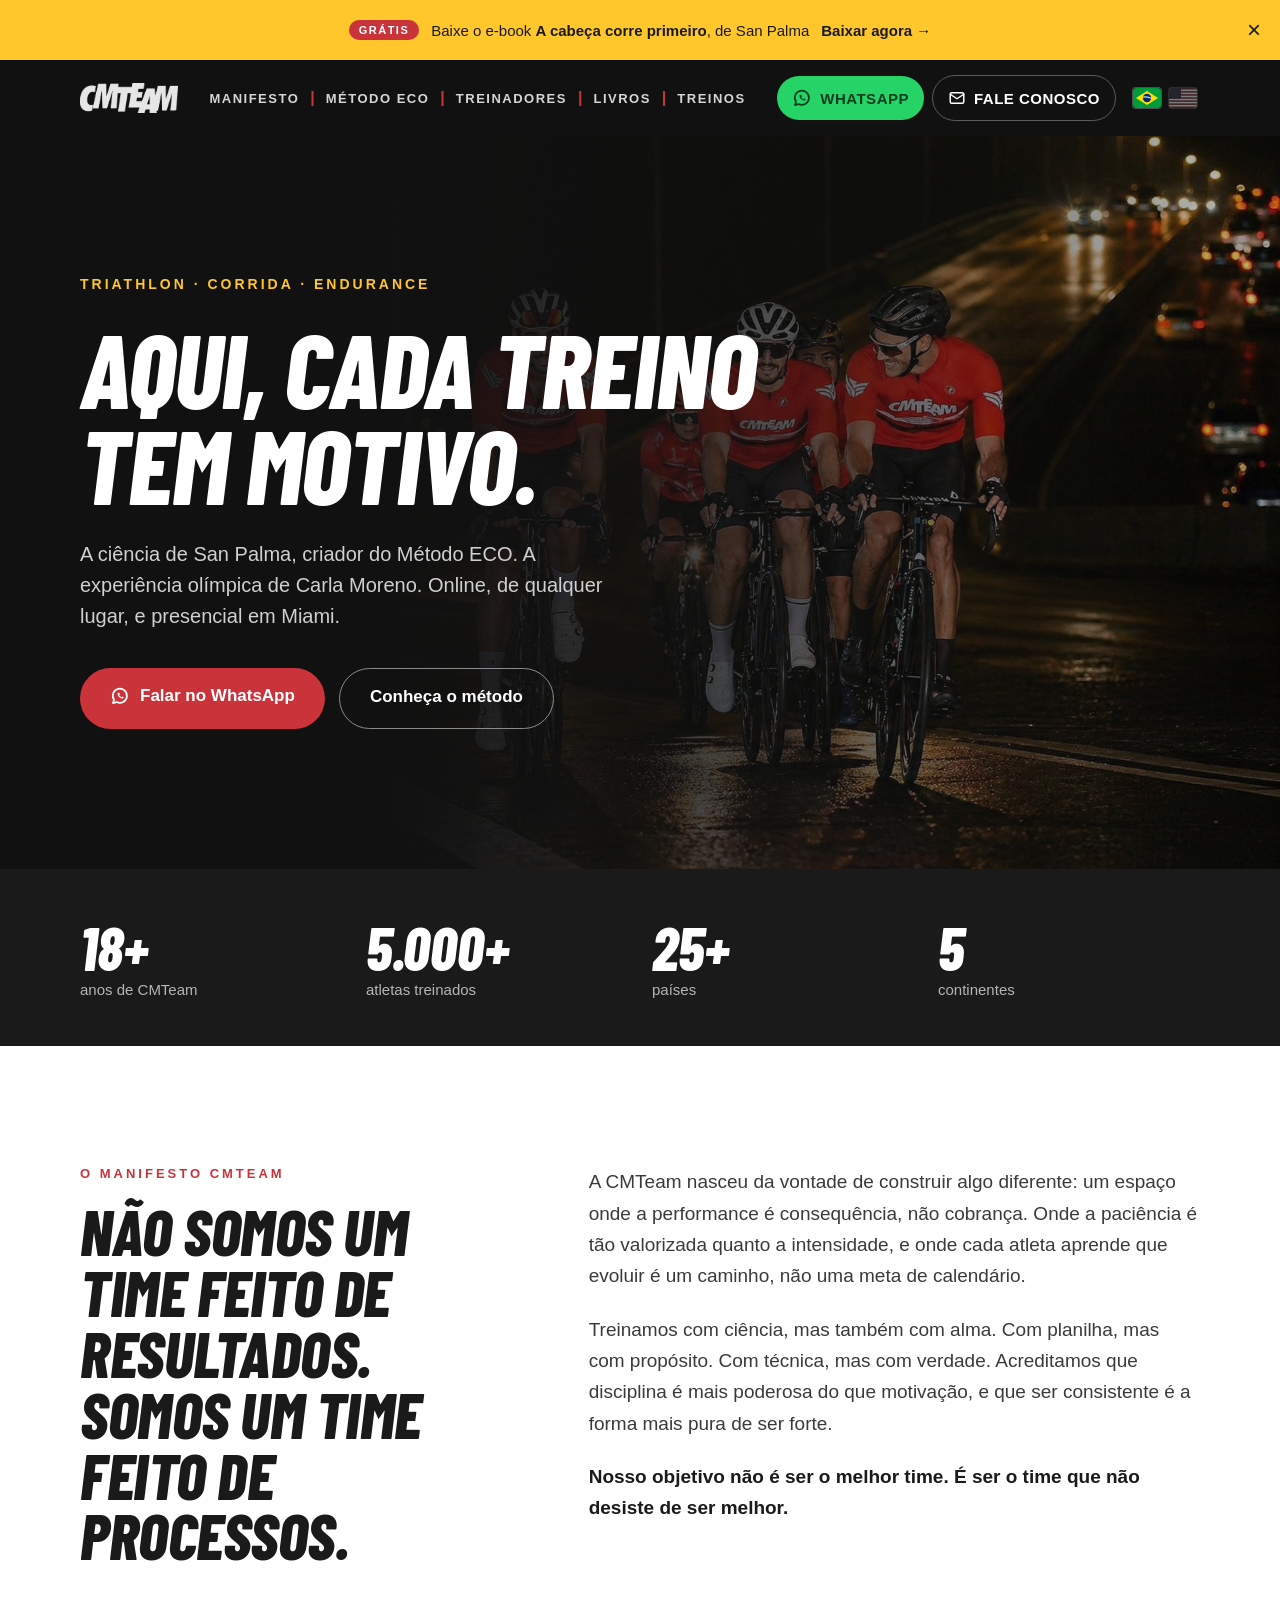
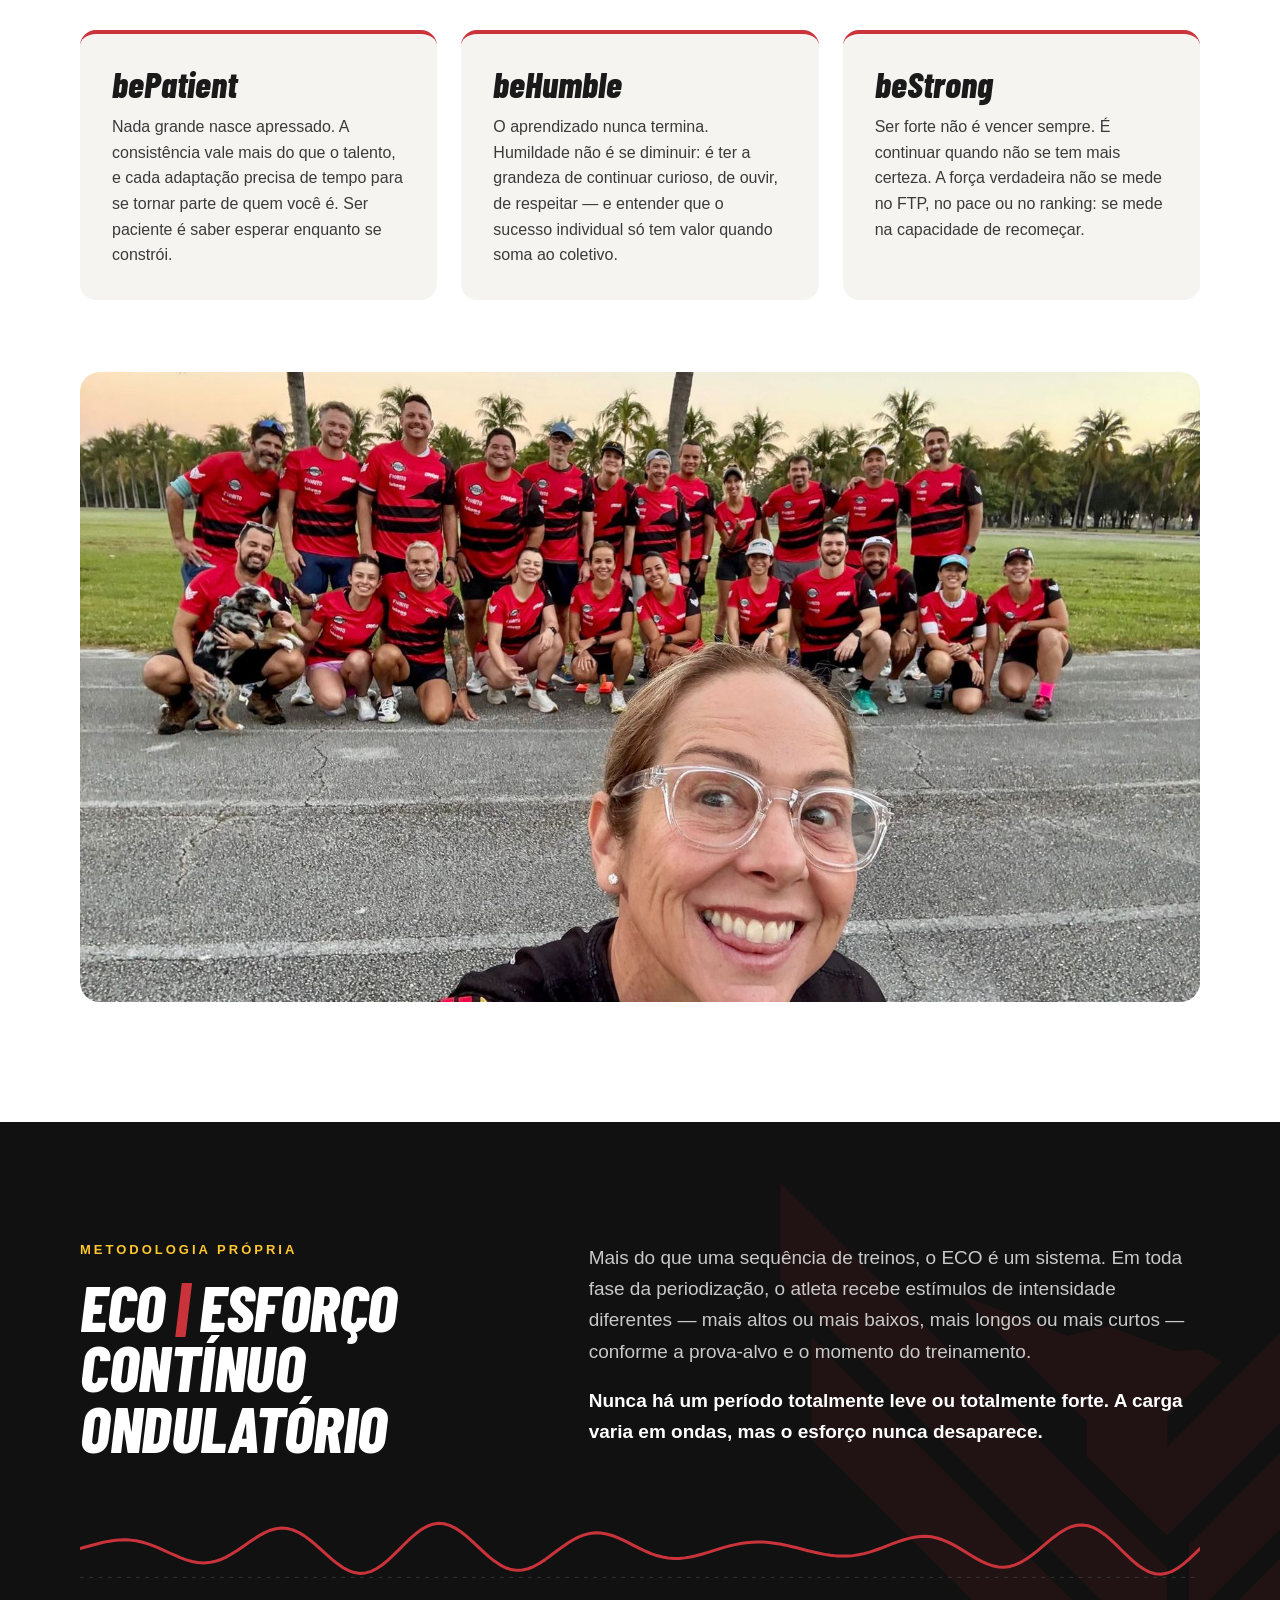
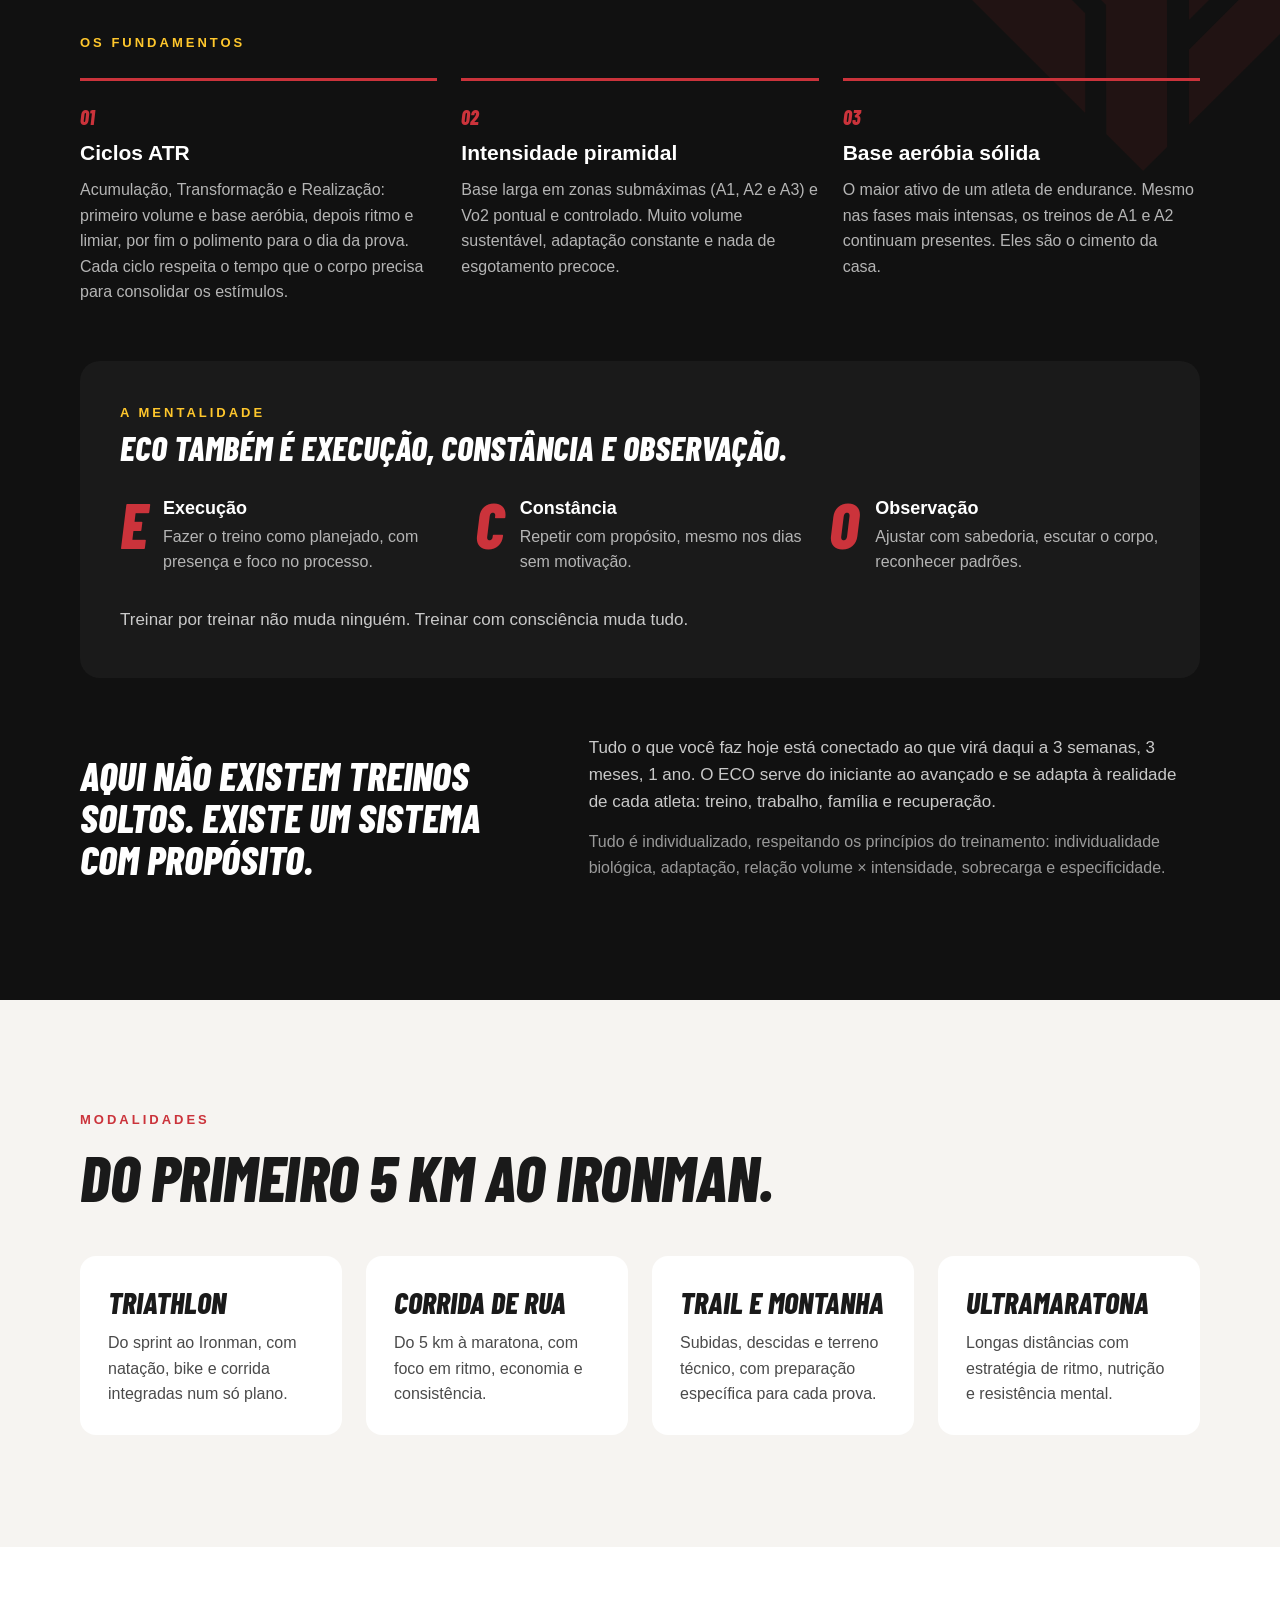
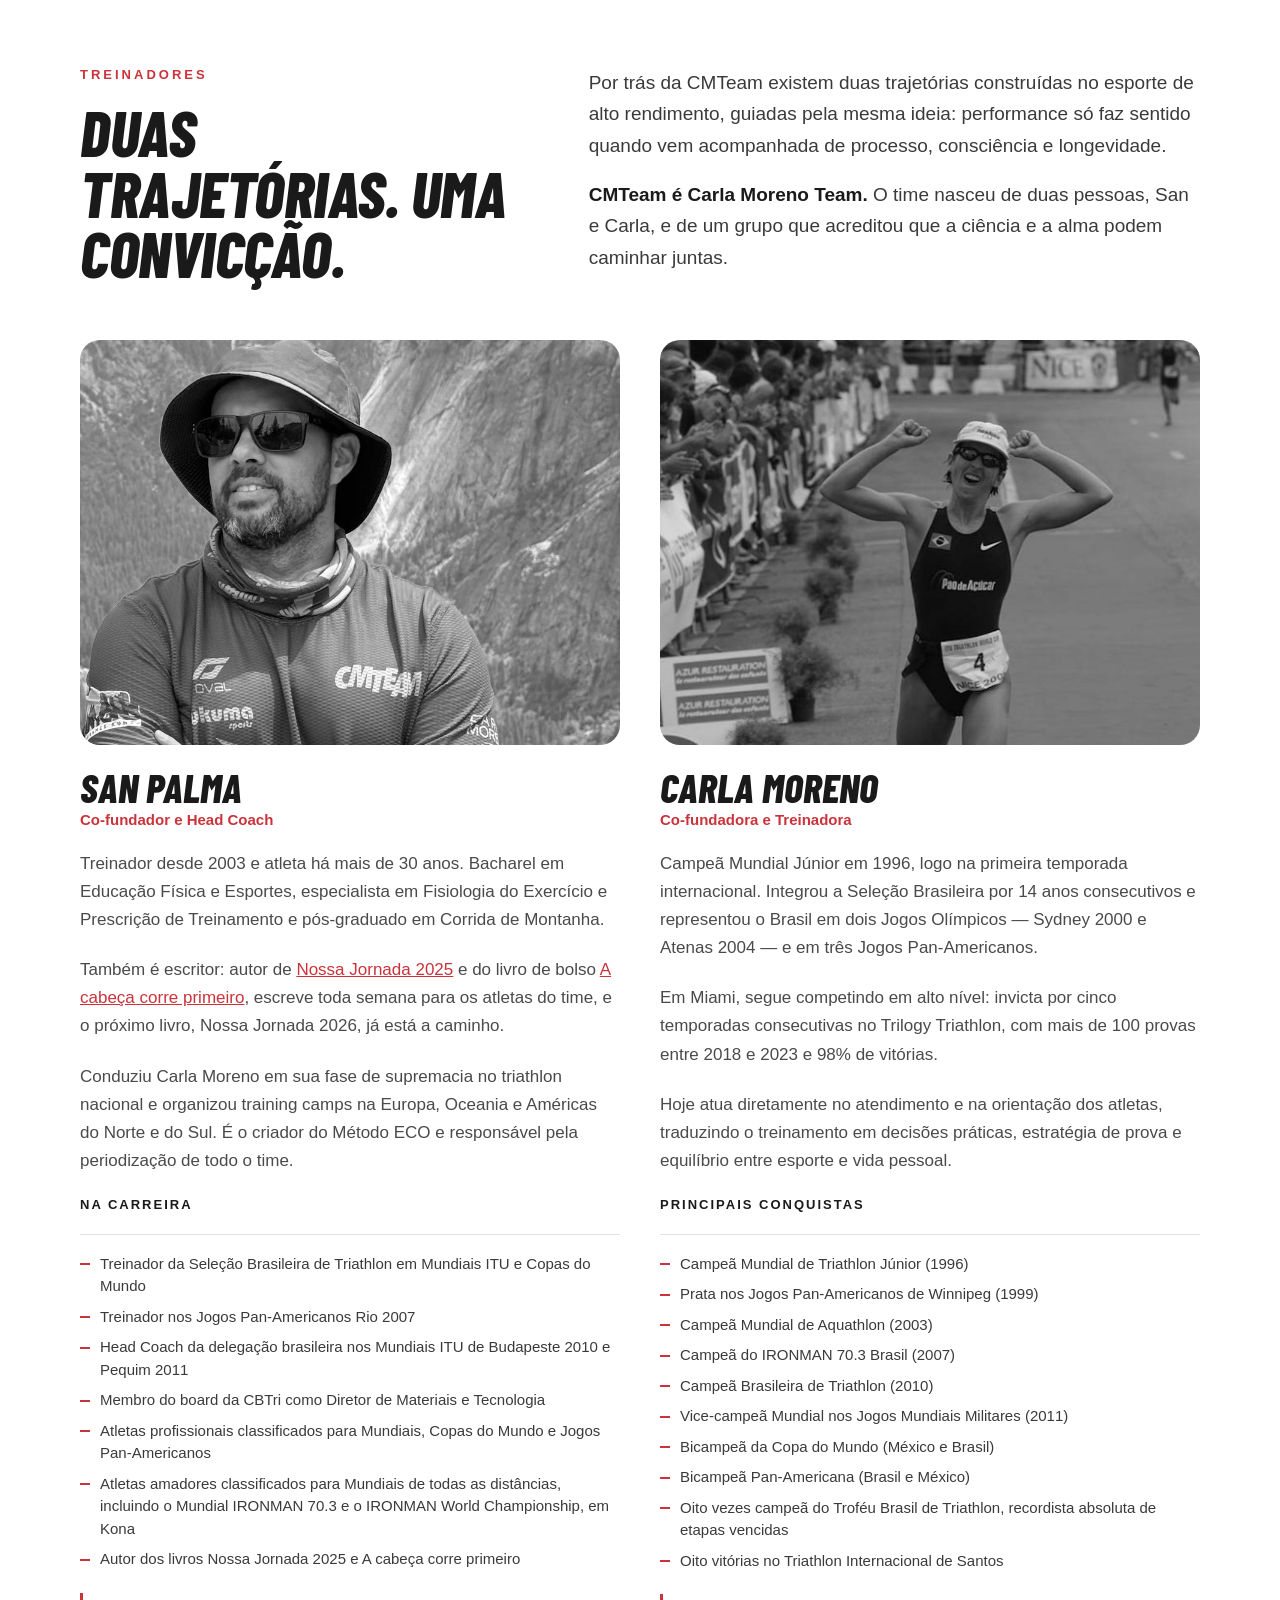
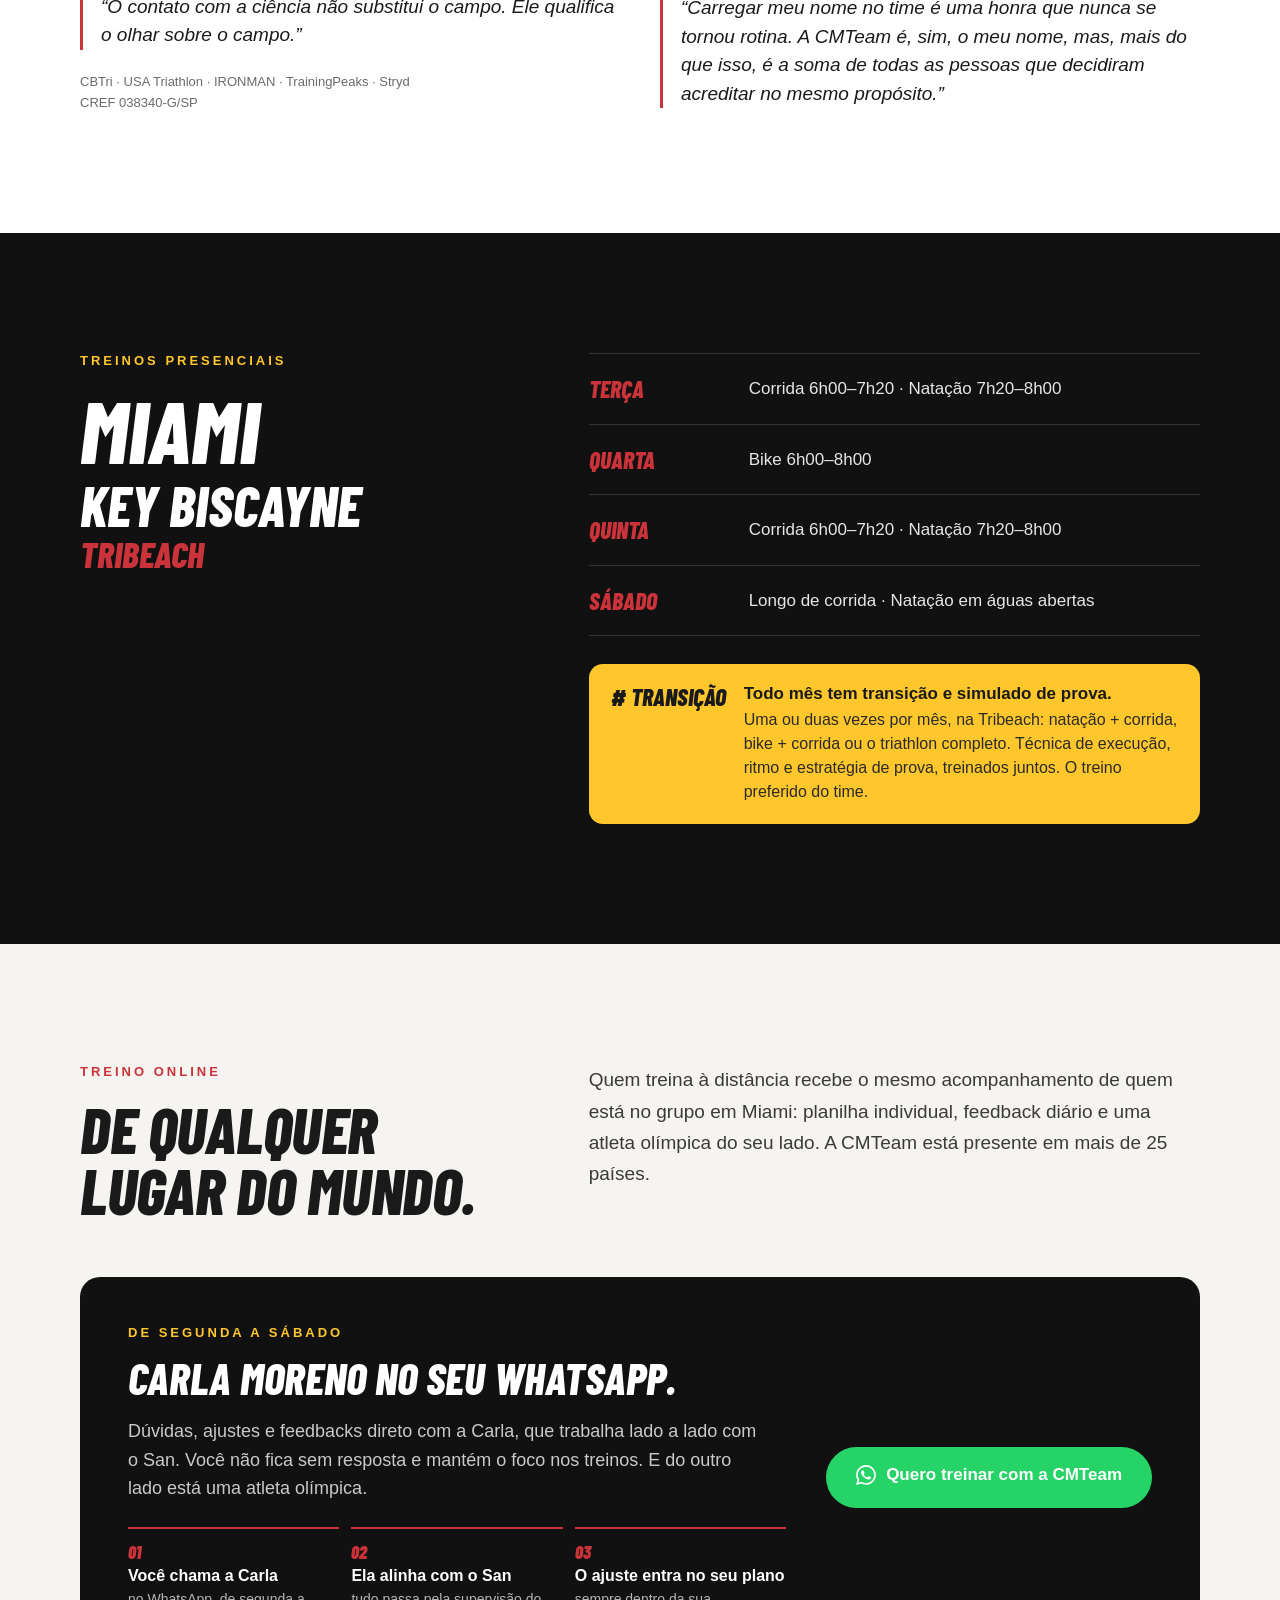
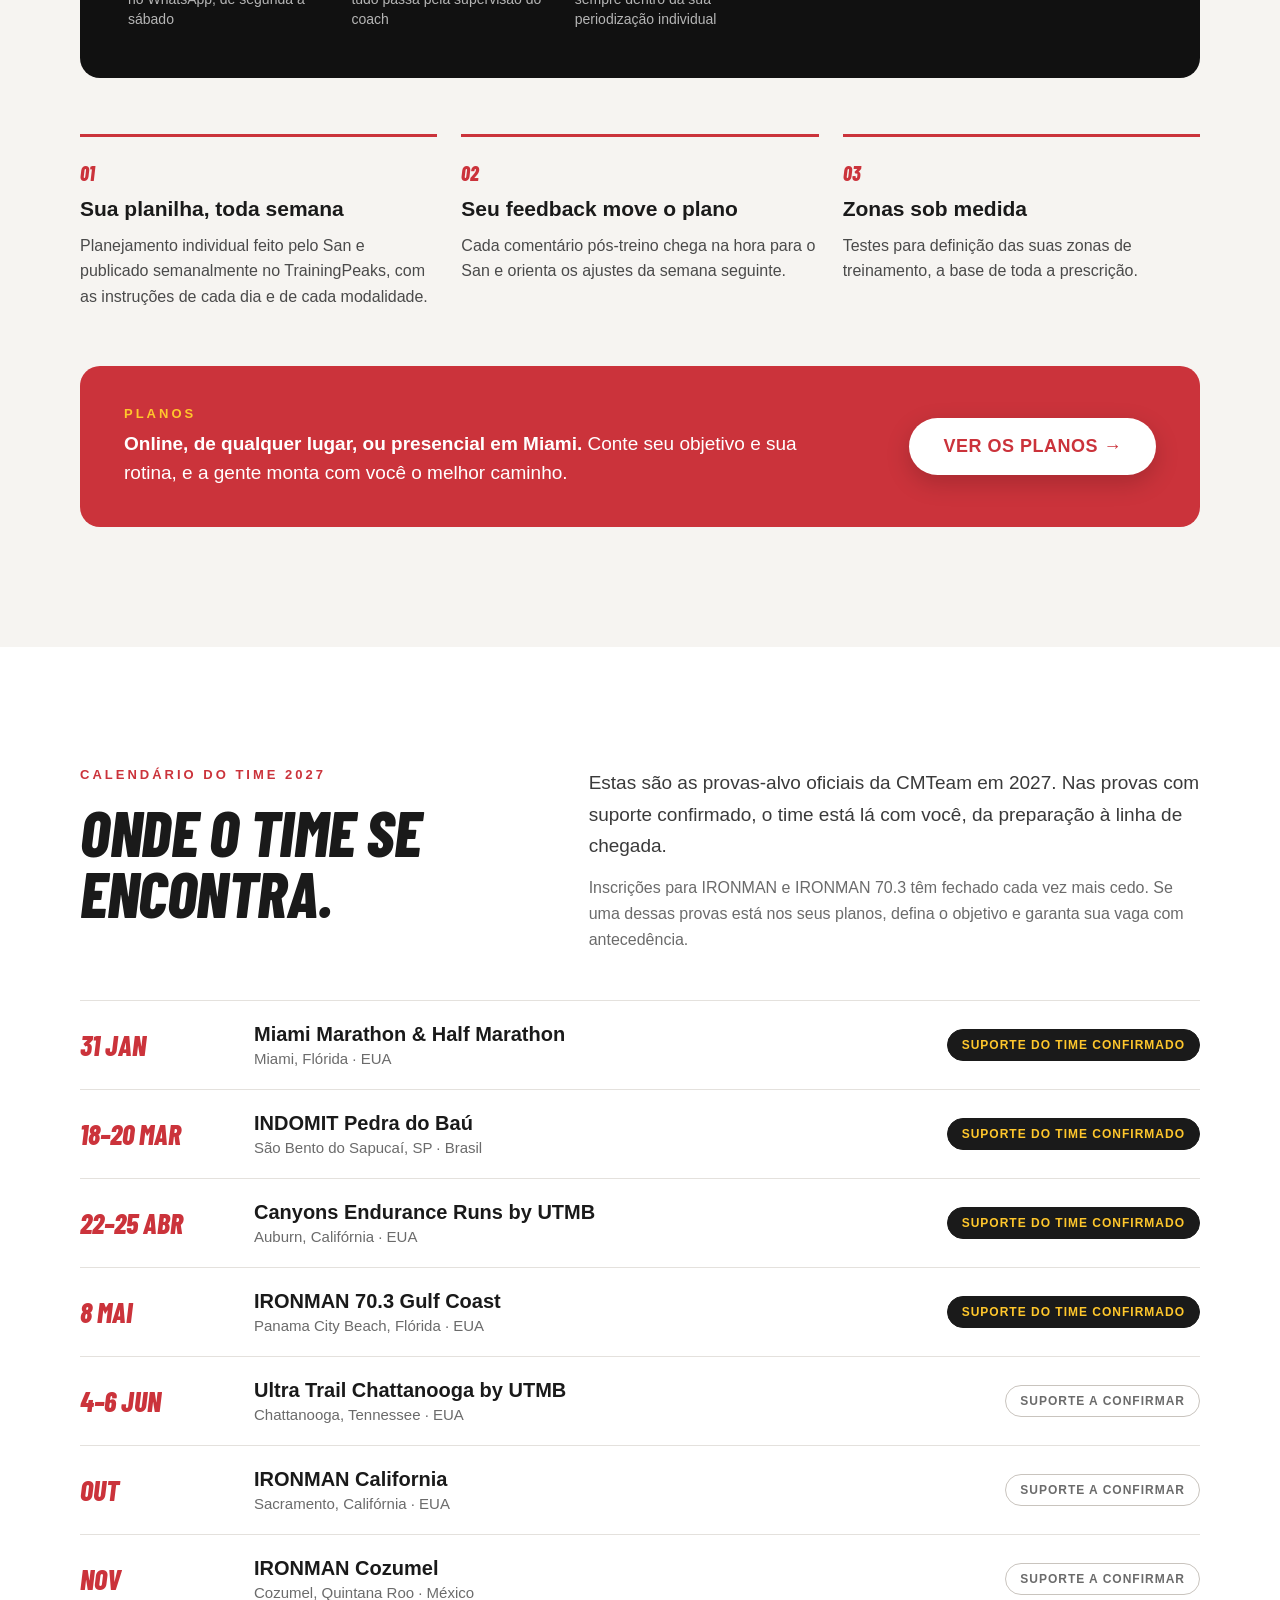
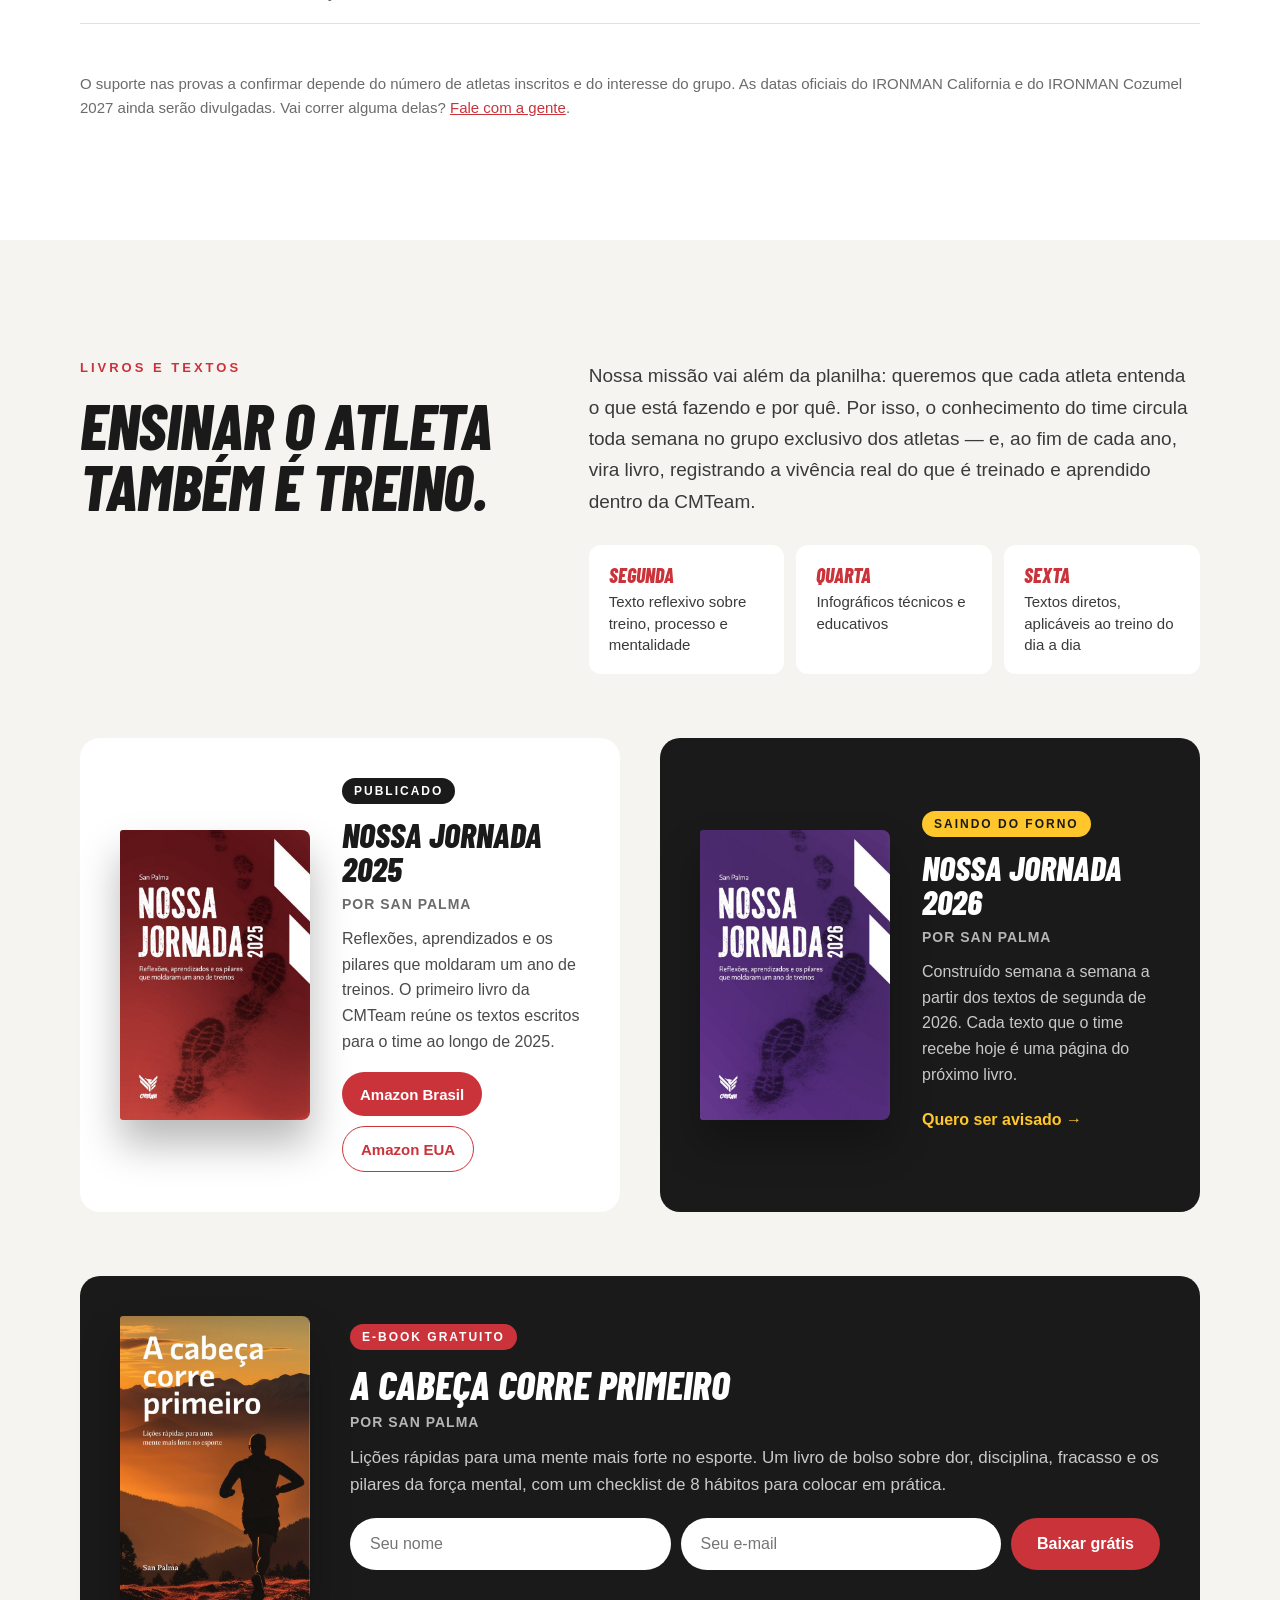
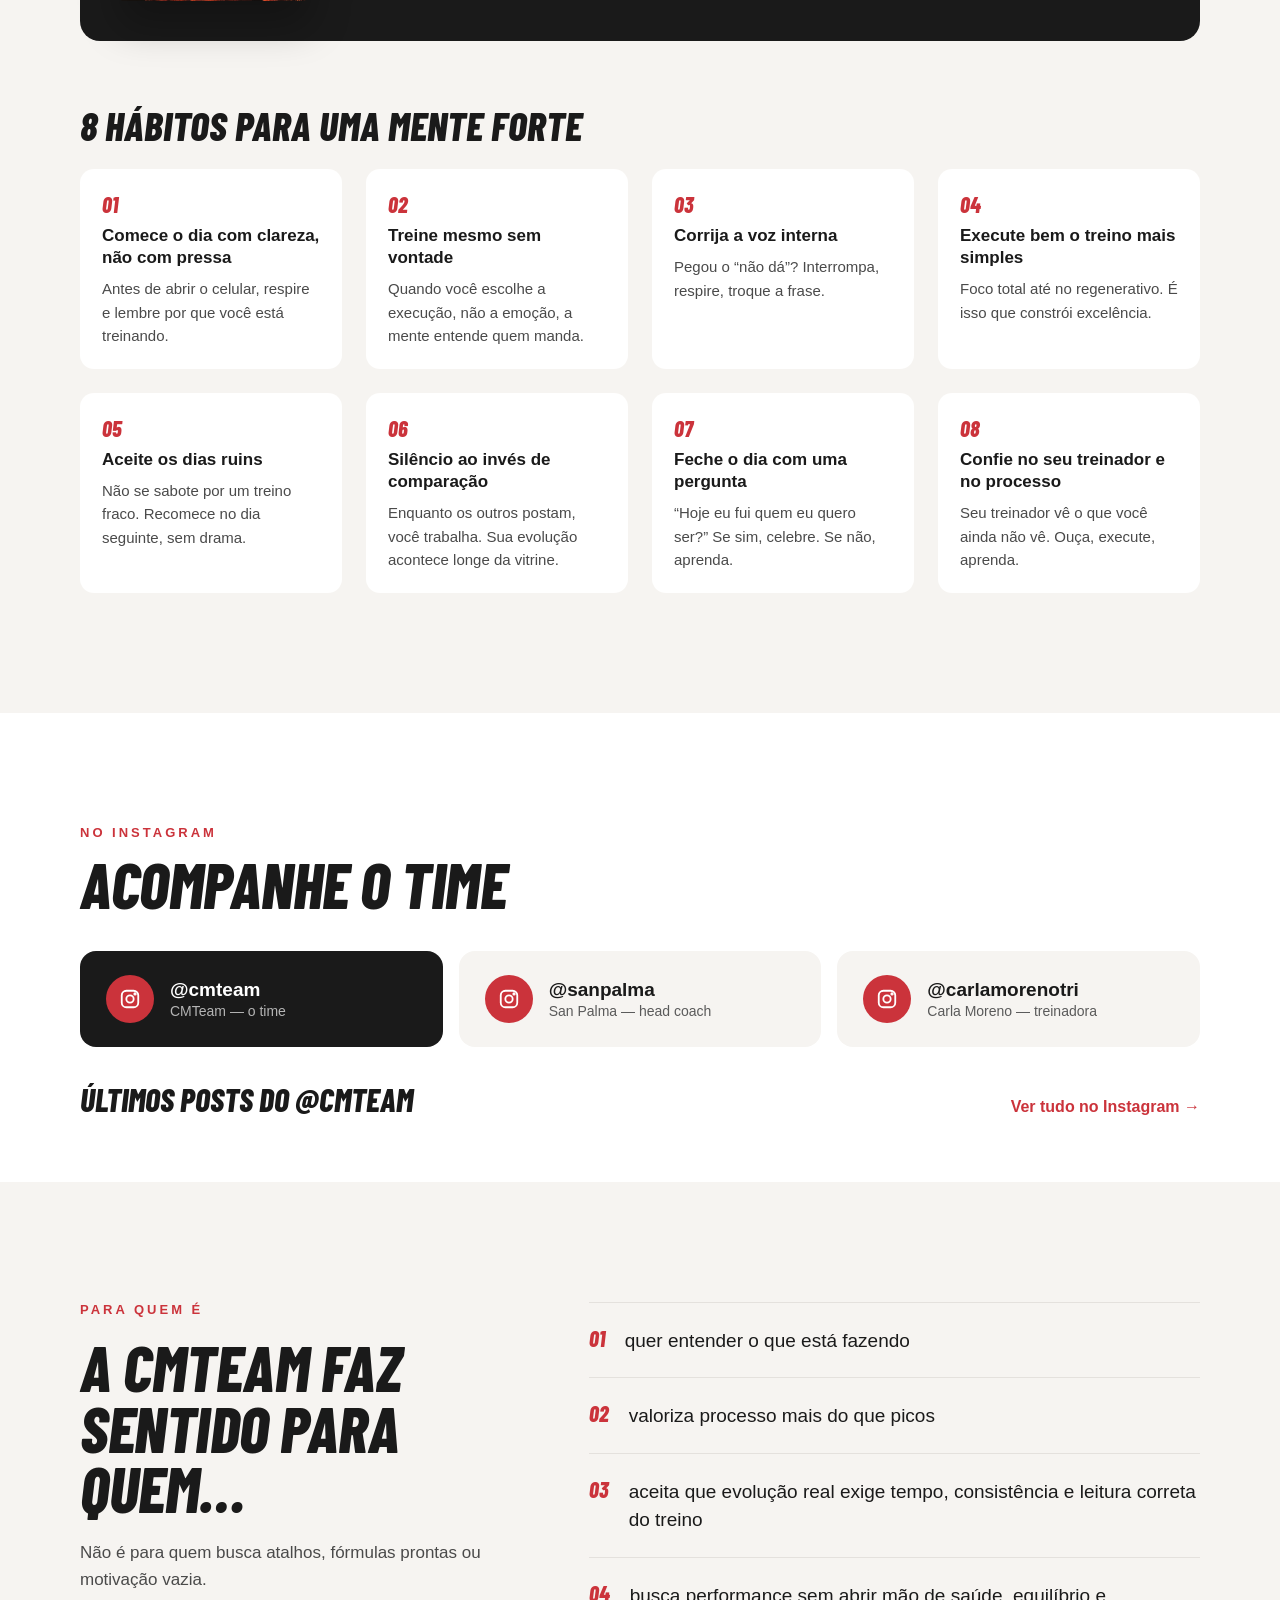
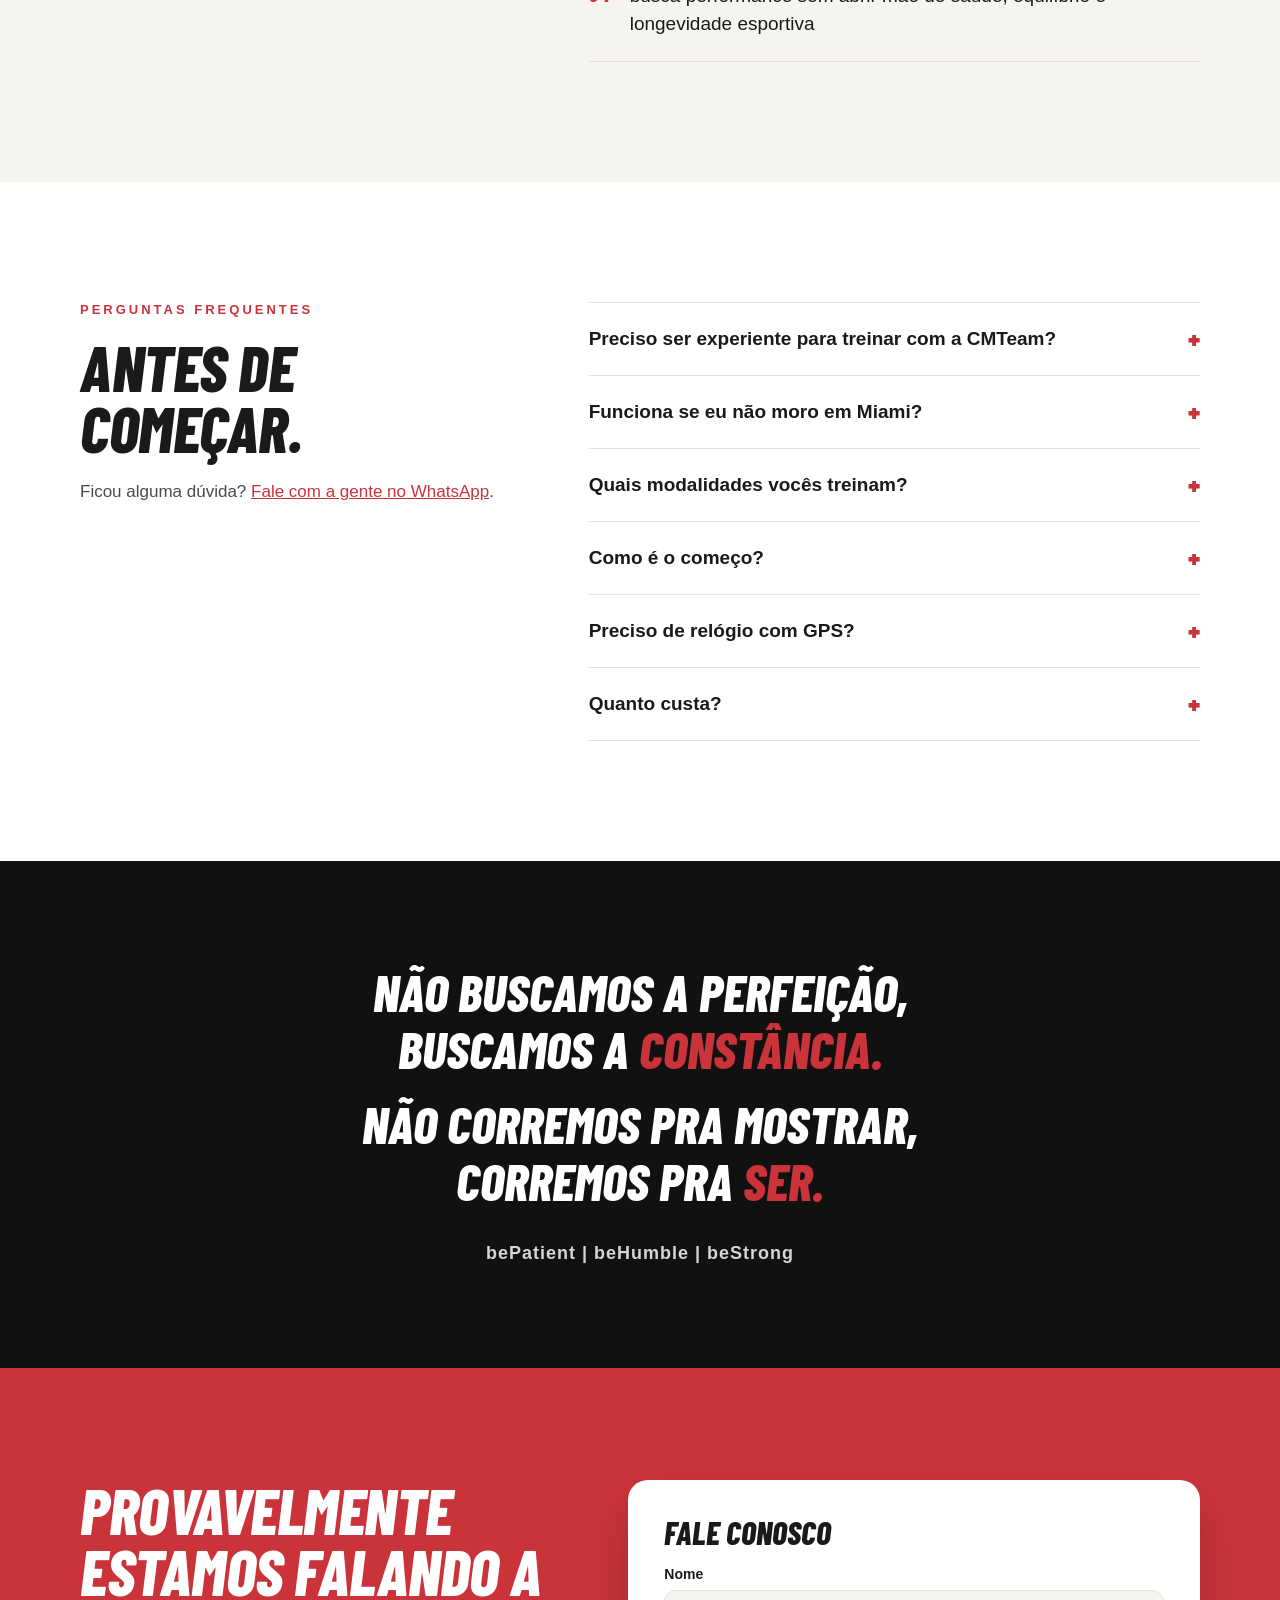
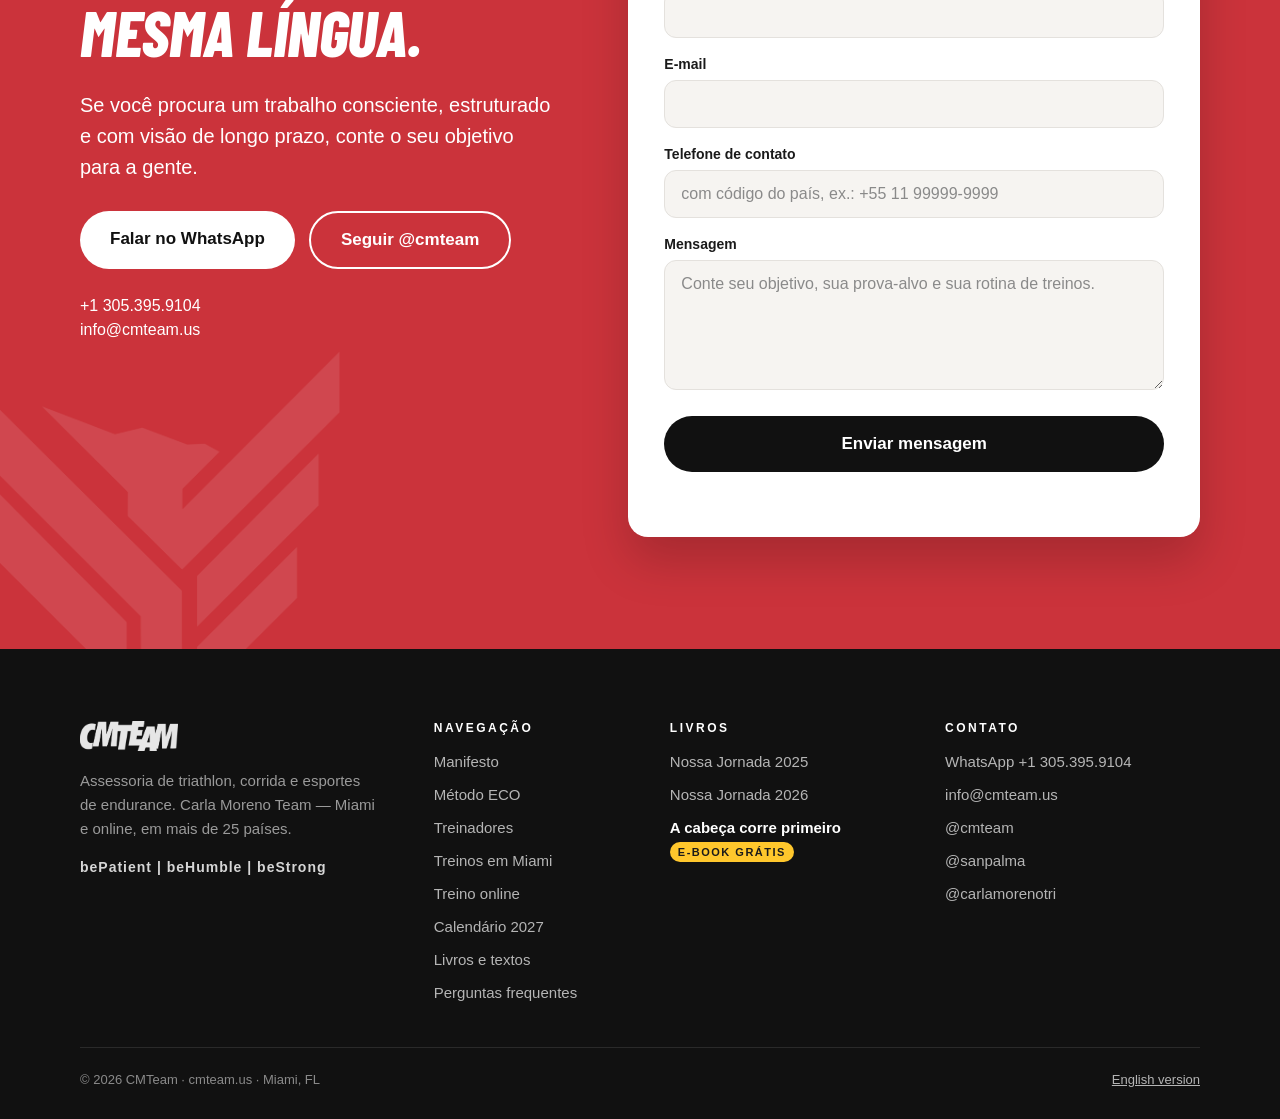
<file: index.html>
<!doctype html>
<html lang="pt-BR">
<head>
<meta charset="utf-8">
<meta name="viewport" content="width=device-width, initial-scale=1">
<title>CMTeam — Assessoria de Triathlon e Corrida | Online e Miami</title>
<meta name="description" content="Assessoria de triathlon, corrida e trail que une a ciência de San Palma, criador do Método ECO, à experiência olímpica de Carla Moreno. Planilha individual no TrainingPeaks e suporte diário no WhatsApp. Online, de qualquer lugar, e presencial em Miami.">
<link rel="canonical" href="https://cmteam.us/">
<link rel="alternate" hreflang="pt-BR" href="https://cmteam.us/">
<link rel="alternate" hreflang="en" href="https://cmteam.us/en/">
<link rel="alternate" hreflang="x-default" href="https://cmteam.us/">
<meta name="theme-color" content="#111111">
<link rel="icon" type="image/png" sizes="32x32" href="img/favicon-32.png?v=3">
<link rel="apple-touch-icon" href="img/apple-touch-icon.png?v=3">
<meta property="og:type" content="website">
<meta property="og:site_name" content="CMTeam">
<meta property="og:locale" content="pt_BR">
<meta property="og:url" content="https://cmteam.us/">
<meta property="og:title" content="CMTeam — Aqui, cada treino tem motivo.">
<meta property="og:description" content="Assessoria de triathlon, corrida e trail que une a ciência de San Palma, criador do Método ECO, à experiência olímpica de Carla Moreno. Planilha individual no TrainingPeaks e suporte diário no WhatsApp. Online, de qualquer lugar, e presencial em Miami.">
<meta property="og:image" content="https://cmteam.us/img/og-cmteam.jpg">
<meta property="og:image:width" content="1200">
<meta property="og:image:height" content="630">
<meta name="twitter:card" content="summary_large_image">
<script type="application/ld+json">{"@context": "https://schema.org", "@type": "SportsOrganization", "name": "CMTeam", "alternateName": "Carla Moreno Team", "url": "https://cmteam.us", "logo": "https://cmteam.us/img/icon-512.png", "image": "https://cmteam.us/img/og-cmteam.jpg", "description": "Assessoria de triathlon, corrida e trail que une a ciência de San Palma, criador do Método ECO, à experiência olímpica de Carla Moreno. Planilha individual no TrainingPeaks e suporte diário no WhatsApp. Online, de qualquer lugar, e presencial em Miami.", "sport": ["Triathlon", "Running", "Trail running"], "telephone": "+1-305-395-9104", "email": "info@cmteam.us", "areaServed": "Worldwide", "knowsLanguage": ["pt-BR", "en"], "founder": [{"@type": "Person", "name": "Carla Moreno", "jobTitle": "Co-fundadora e Treinadora", "sameAs": ["https://instagram.com/carlamorenotri"]}, {"@type": "Person", "name": "San Palma", "jobTitle": "Co-fundador e Head Coach", "sameAs": ["https://instagram.com/sanpalma"]}], "sameAs": ["https://instagram.com/cmteam"], "address": {"@type": "PostalAddress", "addressLocality": "Miami", "addressRegion": "FL", "addressCountry": "US"}}</script>
<link rel="preconnect" href="https://fonts.googleapis.com">
<link href="https://fonts.googleapis.com/css2?family=Barlow+Condensed:ital,wght@0,700;0,800;1,800;1,900&amp;display=swap" rel="stylesheet">
<style>
body{margin:0;font-family:Arial,Helvetica,sans-serif;background:#FFFFFF;color:#1A1A1A;-webkit-font-smoothing:antialiased}
a{color:#CB333B}a:hover{color:#F9423A}
.ver-planos:hover{background:#111111 !important;color:#FFFFFF !important}
.cal-list{display:flex;flex-direction:column;border-top:1px solid #E4E1DD}.cal-race{display:grid;grid-template-columns:150px minmax(0,1fr) auto;gap:24px;align-items:center;padding:22px 0;border-bottom:1px solid #E4E1DD}.rdate{font-size:28px;color:#CB333B;line-height:1}.rname{font-size:20px;font-weight:700;color:#1A1A1A}.rloc{font-size:15px;color:#6B6B6B;margin-top:4px}.rpill{font-size:12px;font-weight:700;letter-spacing:1px;text-transform:uppercase;padding:8px 14px;border-radius:999px;border:1.5px solid #C9C4BE;color:#6B6B6B;white-space:nowrap}.rpill.ok{background:#1A1A1A;border-color:#1A1A1A;color:#FFC72C}
.flow{margin:8px 0 0;padding:0;list-style:none;display:grid;grid-template-columns:repeat(3,minmax(0,1fr));gap:12px;counter-reset:f;max-width:720px}.flow li{counter-increment:f;border-top:2px solid #CB333B;padding-top:12px;display:flex;flex-direction:column;gap:4px}.flow li:before{content:counter(f,decimal-leading-zero);font-family:"Barlow Condensed",Arial,sans-serif;font-style:italic;font-weight:900;color:#CB333B;font-size:18px}.flow b{font-size:16px;color:#FFFFFF}.flow span{font-size:14px;line-height:1.45;color:#B5B5B5}
.faq{border-top:1px solid #E4E1DD}.faq-i{border-bottom:1px solid #E4E1DD}.faq-i summary{list-style:none;cursor:pointer;display:flex;justify-content:space-between;gap:20px;align-items:center;padding:22px 0;font-size:19px;font-weight:700;line-height:1.4}.faq-i summary::-webkit-details-marker{display:none}.faq-i summary:after{content:"+";font-family:"Barlow Condensed",Arial,sans-serif;font-weight:900;font-size:28px;line-height:1;color:#CB333B;flex-shrink:0;transition:transform .2s}.faq-i[open] summary:after{transform:rotate(45deg)}.faq-i summary:focus-visible{outline:2px solid #CB333B;outline-offset:4px}.faq-i p{margin:0;padding:0 40px 24px 0;font-size:17px;line-height:1.65;color:#4A4A4A}
.feats{margin:0;padding:0;list-style:none;display:flex;flex-direction:column;gap:8px;border-top:1px solid #E4E1DD;padding-top:18px}.feats li{position:relative;padding-left:20px;font-size:15px;line-height:1.5;color:#3A3A3A}.feats li:before{content:"";position:absolute;left:0;top:.7em;width:10px;height:2px;background:#CB333B}.feats-t{font-size:13px;font-weight:700;letter-spacing:2px;text-transform:uppercase;color:#1A1A1A}

.wrap{max-width:1200px;margin:0 auto;padding-left:40px;padding-right:40px;box-sizing:border-box}
.disp{font-family:'Barlow Condensed',Arial,sans-serif;font-weight:800;font-style:italic;text-transform:uppercase}
.g4{display:grid;grid-template-columns:repeat(4,minmax(0,1fr));gap:24px}
.g2{display:grid;grid-template-columns:repeat(2,minmax(0,1fr));gap:40px}
.split{display:grid;grid-template-columns:5fr 7fr;gap:72px;align-items:start}
.split-img{display:grid;grid-template-columns:1fr 1fr;gap:72px;align-items:center}
.navlinks{display:flex;gap:28px;align-items:center}
.hero-title{font-size:104px;line-height:0.92;letter-spacing:-1px}
.sec-title{font-size:64px;line-height:0.95;letter-spacing:-0.5px}
.sched{display:grid;grid-template-columns:160px 1fr;gap:0}
.g3{display:grid;grid-template-columns:repeat(3,minmax(0,1fr));gap:24px}
.g6{display:grid;grid-template-columns:repeat(6,minmax(0,1fr));gap:12px}
.bookrow{display:flex;gap:32px;align-items:center}
.navlinks{gap:11px}
.navlinks a{white-space:nowrap;color:#D6D6D6;text-decoration:none;font-size:13px;font-weight:700;letter-spacing:1.5px;text-transform:uppercase;padding:12px 0}
.navlinks a:hover{color:#FFFFFF}
.navsep{color:#CB333B;font-weight:700}
.hdr-cta>a{white-space:nowrap;text-transform:uppercase;letter-spacing:.5px;font-size:13px}
.totop{position:fixed;right:20px;bottom:20px;z-index:50;width:52px;height:52px;border-radius:999px;background:#CB333B;color:#FFFFFF;display:flex;align-items:center;justify-content:center;box-shadow:0 8px 24px rgba(0,0,0,.3);opacity:0;pointer-events:none;transform:translateY(12px);transition:opacity .25s,transform .25s}
.totop.show{opacity:1;pointer-events:auto;transform:none}
@media (max-width:1100px){.hdr-cta>a{padding:0 14px}.hdr-cta>a span{display:none}.navlinks{gap:8px}.navlinks a{letter-spacing:.5px;font-size:12px}}
.totop:hover{background:#F9423A;color:#FFFFFF}
.site-hdr{position:sticky;top:0;z-index:40;transition:transform .3s ease}
.site-hdr.hide{transform:translateY(-100%)}
section[id],#formulario{scroll-margin-top:24px}
.races{background:#161616;border-top:1px solid #262626}
.races-label{flex-shrink:0;font-size:12px;font-weight:700;letter-spacing:2.5px;text-transform:uppercase;color:#FFC72C}
.races-list{display:flex;flex-wrap:wrap;gap:6px 12px;font-size:15px;color:#D6D6D6}
.races-list .dot{color:#CB333B;font-weight:700}
.foot{display:grid;grid-template-columns:1.6fr 1fr 1.2fr 1.3fr;gap:40px}
.foot-brand{display:flex;flex-direction:column;gap:18px}
.foot-col{display:flex;flex-direction:column;gap:4px}
.foot-h{font-size:12px;font-weight:700;letter-spacing:2.5px;text-transform:uppercase;color:#FFFFFF;margin-bottom:8px}
.foot-col a{color:#B5B5B5;text-decoration:none;font-size:15px;padding:6px 0}
.foot-col a:hover{color:#FFFFFF}
.transicao{grid-column:2;margin-top:-44px;background:#FFC72C;color:#1A1A1A;border-radius:14px;padding:20px 22px;display:flex;gap:18px;align-items:flex-start}
.transicao-tag{flex-shrink:0;font-family:'Barlow Condensed',Arial,sans-serif;font-weight:800;font-style:italic;text-transform:uppercase;font-size:24px;line-height:1.1;color:#1A1A1A}
.transicao strong{display:block;font-size:17px;margin-bottom:4px}
.transicao span{font-size:16px;line-height:1.5;color:#2A2A2A}
.promo{background:#FFC72C;color:#1A1A1A;position:relative}
.promo-link{display:flex;align-items:center;justify-content:center;gap:12px;min-height:44px;padding:8px 52px;color:#1A1A1A;text-decoration:none;font-size:15px;text-align:center;flex-wrap:wrap}
.promo-link:hover{color:#1A1A1A}
.promo-link:hover .promo-cta{text-decoration:underline}
.promo-tag{background:#CB333B;color:#FFFFFF;font-size:11px;font-weight:700;letter-spacing:1.5px;text-transform:uppercase;padding:4px 10px;border-radius:999px}
.promo-cta{font-weight:700}
.promo-x{position:absolute;right:8px;top:50%;transform:translateY(-50%);width:36px;height:36px;border:0;background:transparent;font-size:24px;line-height:1;color:#1A1A1A;cursor:pointer;border-radius:999px}
.promo-x:hover{background:rgba(0,0,0,.08)}
.foot-free{color:#FFFFFF !important;font-weight:700}
.free-badge{display:block;width:fit-content;margin-top:6px;line-height:1.3;background:#FFC72C;color:#1A1A1A;font-size:11px;font-weight:700;letter-spacing:1.5px;text-transform:uppercase;padding:3px 8px;border-radius:999px;flex-shrink:0}
#ebook{scroll-margin-top:24px}
.langsw{display:flex;align-items:center;gap:2px;margin-left:6px}
.langsw a{display:flex;align-items:center;justify-content:center;width:34px;height:44px;border-radius:8px;opacity:.45;filter:grayscale(.6);transition:opacity .2s,filter .2s}
.langsw a:hover{opacity:1;filter:none}
.langsw a.on{opacity:1;filter:none}
@media (max-width:340px){.site-hdr .wrap{padding-left:12px;padding-right:12px}.hdr-cta{gap:4px}.hdr-cta>a{padding:0 10px !important}.langsw a{width:28px !important}}
@media (max-width:380px){.site-hdr img{height:24px !important}.hdr-cta>a{padding:0 12px !important}.langsw a{width:32px}}
.flag{width:28px;height:20px;display:block;border-radius:3px;box-shadow:0 0 0 1px rgba(255,255,255,.25)}
.hdr-cta{display:flex;gap:8px;align-items:center}
.hdr-cta>a{display:flex;align-items:center;gap:8px;min-height:44px;padding:0 15px;border-radius:999px;font-size:15px;font-weight:700;text-decoration:none}
.btn-wa{background:#25D366;color:#0B3D1F}
.btn-wa:hover{background:#3BE07A;color:#0B3D1F}
.btn-form{background:transparent;color:#FFFFFF;border:1.5px solid #5A5A5A}
.btn-form:hover{border-color:#FFFFFF;color:#FFFFFF}
.closing{font-size:52px;line-height:1.02}
.loc{line-height:0.95}.loc1{font-size:88px}.loc2{font-size:56px}.loc3{font-size:36px}
.freebook{background:#1A1A1A;border-radius:20px;padding:40px;display:flex;gap:40px;align-items:center}
.bookform{display:flex;flex-direction:column;gap:8px;margin-top:6px}
.bookform-row{display:flex;gap:10px;flex-wrap:wrap}
.bookform input{flex:1 1 180px;font:inherit;font-size:16px;color:#1A1A1A;background:#FFFFFF;border:0;border-radius:999px;padding:0 20px;min-height:52px;box-sizing:border-box;min-width:0}
.bookform input:focus{outline:3px solid #FFC72C}
.bookform button{flex:0 0 auto;background:#CB333B;color:#FFFFFF;border:0;border-radius:999px;font:inherit;font-size:16px;font-weight:700;padding:0 26px;min-height:52px;cursor:pointer}
.bookform button:hover{background:#F9423A}
.bookform button:disabled{opacity:.6;cursor:wait}
.bstatus{margin:0;font-size:15px;min-height:1em;color:#FFC72C}
.booklinks{display:flex;gap:10px;flex-wrap:wrap}
.booklinks[hidden],.bookform[hidden]{display:none}
.booklinks a{background:#FFC72C;color:#1A1A1A;text-decoration:none;font-weight:700;font-size:16px;padding:0 22px;min-height:48px;border-radius:999px;display:flex;align-items:center}
.sr{position:absolute;width:1px;height:1px;overflow:hidden;clip:rect(0 0 0 0);white-space:nowrap}
.habits>div{background:#FFFFFF;border-radius:14px;padding:22px;display:flex;flex-direction:column;gap:8px}
.habits .disp{font-size:22px;color:#CB333B}
.habits strong{font-size:17px;line-height:1.3;color:#1A1A1A}
.habits p{margin:0;font-size:15px;line-height:1.55;color:#4A4A4A}
.contact-grid{display:grid;grid-template-columns:5fr 6fr;gap:72px;align-items:start}
.cform{background:#FFFFFF;color:#1A1A1A;border-radius:20px;padding:36px;display:flex;flex-direction:column;gap:8px;box-shadow:0 24px 48px rgba(0,0,0,0.18)}
.cform label{font-size:14px;font-weight:700;color:#1A1A1A;margin-top:10px}
.cform input,.cform textarea{font:inherit;font-size:16px;color:#1A1A1A;background:#F6F4F1;border:1.5px solid #E4E1DD;border-radius:12px;padding:14px 16px;min-height:48px;box-sizing:border-box;width:100%}
.cform textarea{resize:vertical;min-height:130px}
.cform input:focus,.cform textarea:focus{outline:none;border-color:#CB333B;background:#FFFFFF}
.cform ::placeholder{color:#8A8A8A}
.cform button{margin-top:18px;background:#111111;color:#FFFFFF;border:0;border-radius:999px;font:inherit;font-size:17px;font-weight:700;min-height:56px;cursor:pointer}
.cform button:hover{background:#CB333B}
.cform button:disabled{opacity:.6;cursor:wait}
.cstatus{margin:6px 0 0;font-size:15px;min-height:1em}
.cstatus.ok{color:#1E7A3C;font-weight:700}
.cstatus.err{color:#B3261E}
.cstatus a{color:#B3261E}
.igfeed{display:flex;gap:12px;align-items:flex-start}
.igrow{display:flex;gap:12px;min-width:0}
.igpost{position:relative;display:block;min-width:0;border-radius:10px;overflow:hidden;background:#EDEAE6}
.igpost img{width:100%;height:100%;object-fit:contain;display:block;transition:transform .4s ease}
.igpost:hover img{transform:scale(1.04)}
.igtag{position:absolute;top:8px;right:10px;color:#FFFFFF;font-size:15px;text-shadow:0 1px 4px rgba(0,0,0,.6)}
.bookcover{flex-shrink:0;width:190px;height:auto;border-radius:3px 8px 8px 3px;box-shadow:0 24px 40px rgba(0,0,0,0.28);display:block}
.book{flex-shrink:0;width:190px;aspect-ratio:3 / 4.4;border-radius:3px 10px 10px 3px;box-shadow:0 24px 40px rgba(0,0,0,0.22),inset 6px 0 0 rgba(0,0,0,0.18);box-sizing:border-box;padding:22px 18px 18px 26px;display:flex;flex-direction:column;justify-content:space-between}
@media (max-width:900px){
.wrap{padding-left:20px;padding-right:20px}
.g4{grid-template-columns:repeat(2,minmax(0,1fr));gap:16px}
.g2,.split,.split-img{grid-template-columns:minmax(0,1fr);gap:32px}
.navlinks{display:none}
.hero-title{font-size:58px}
.sec-title{font-size:42px}
.sched{grid-template-columns:110px 1fr}
.g3{grid-template-columns:minmax(0,1fr);gap:16px}
.g6{grid-template-columns:repeat(3,minmax(0,1fr));gap:8px}
.bookrow{flex-direction:column;align-items:flex-start;gap:24px}
.book{width:160px}
.bookcover{width:160px}
.igfeed{flex-direction:column;gap:6px}
.contact-grid{grid-template-columns:minmax(0,1fr);gap:40px}
.freebook{flex-direction:column;align-items:flex-start;padding:28px;gap:24px}
.closing{font-size:32px !important}
.promo-link{font-size:14px;gap:6px 10px;padding:8px 44px 8px 16px}
.promo-txt{flex-basis:100%;order:2}.promo-by{display:none}.promo-cta{order:3}
.transicao{flex-direction:column;gap:6px;grid-column:1;margin-top:-8px}
.races .wrap{flex-direction:column;align-items:flex-start;gap:12px}
.foot{grid-template-columns:1fr 1fr;gap:32px}
.foot-brand{grid-column:1 / -1}
.hdr-cta>a{padding:0 14px}
.hdr-cta>a span{display:none}
.loc1{font-size:56px !important}.loc2{font-size:38px !important}.loc3{font-size:26px !important}
.cform{padding:24px}
.igrow{width:100%;gap:6px}
.deco{display:none}
.planos{padding:28px 24px !important}.ver-planos{width:100%;text-align:center;box-sizing:border-box}
.flow{grid-template-columns:minmax(0,1fr) !important}
.cal-race{grid-template-columns:minmax(0,1fr) !important;gap:8px !important}.rpill{justify-self:start}.rdate{font-size:22px !important}
.online-hero{grid-template-columns:minmax(0,1fr) !important;padding:32px 24px !important}.online-hero a{white-space:normal !important;justify-self:start}.online-hero h3{font-size:34px !important}
.eco-mind{padding:28px 22px !important}.eco-wave{height:48px !important}
}
</style>
<style>html{scroll-behavior:smooth}html,body{overflow-x:clip}img{max-width:100%}</style>
<script type="application/ld+json">{"@context": "https://schema.org", "@type": "FAQPage", "mainEntity": [{"@type": "Question", "name": "Preciso ser experiente para treinar com a CMTeam?", "acceptedAnswer": {"@type": "Answer", "text": "Não. Treinamos do primeiro 5 km ao Ironman. O plano parte do seu momento, da sua rotina e do seu objetivo, seja ele começar, evoluir ou competir."}}, {"@type": "Question", "name": "Funciona se eu não moro em Miami?", "acceptedAnswer": {"@type": "Answer", "text": "Sim. O acompanhamento online é completo: planilha individual no TrainingPeaks, feedback diário e a Carla no WhatsApp, de segunda a sábado. Temos atletas em mais de 25 países."}}, {"@type": "Question", "name": "Quais modalidades vocês treinam?", "acceptedAnswer": {"@type": "Answer", "text": "Triathlon, corrida de rua, trail e montanha e ultramaratona, sempre com a metodologia ECO."}}, {"@type": "Question", "name": "Como é o começo?", "acceptedAnswer": {"@type": "Answer", "text": "Primeiro a gente conversa sobre seu objetivo e sua rotina. Depois você preenche um cadastro completo, com saúde, histórico e disponibilidade, e faz os testes para definição das suas zonas. A partir daí, sua planilha chega toda semana no TrainingPeaks."}}, {"@type": "Question", "name": "Preciso de relógio com GPS?", "acceptedAnswer": {"@type": "Answer", "text": "Ajuda bastante, porque os treinos vão direto para o TrainingPeaks e o feedback fica mais preciso. Se você ainda não tem, a gente orienta na conversa."}}, {"@type": "Question", "name": "Quanto custa?", "acceptedAnswer": {"@type": "Answer", "text": "Depende do formato, online ou presencial, e do que faz sentido para o seu objetivo. Chame a gente no WhatsApp e montamos juntos o melhor caminho."}}]}</script>
<script data-goatcounter="https://cmteam.goatcounter.com/count" async src="//gc.zgo.at/count.js"></script>
</head>
<body>
<div style="width: 100%; background: #FFFFFF; display: flex; flex-direction: column">

<div class="promo" id="promo">
<a href="#ebook" class="promo-link"><span class="promo-tag">Grátis</span><span class="promo-txt">Baixe o e-book <strong>A cabeça corre primeiro</strong><span class="promo-by">, de San Palma</span></span><span class="promo-cta">Baixar agora →</span></a>
<button type="button" class="promo-x" aria-label="Fechar aviso" onclick="this.parentNode.remove();try{sessionStorage.setItem('promoX','1')}catch(e){}">×</button>
</div>
<script>try{if(sessionStorage.getItem('promoX'))document.getElementById('promo').remove()}catch(e){}</script>
<header class="site-hdr" style="background: #111111">
<div class="wrap" style="height: 76px; display: flex; align-items: center; justify-content: space-between; gap: 16px">
<a href="#topo" aria-label="CMTeam — início" style="display: flex; align-items: center; flex-shrink: 0">
<img src="img/cmteam-logo-branco.png" alt="CMTeam" style="height: 30px; width: auto; display: block; align-self: flex-start">
</a>
<nav class="navlinks" aria-label="Principal">
<a href="#filosofia">Manifesto</a>
<span class="navsep" aria-hidden="true">|</span>
<a href="#eco">Método ECO</a>
<span class="navsep" aria-hidden="true">|</span>
<a href="#treinadores">Treinadores</a>
<span class="navsep" aria-hidden="true">|</span>
<a href="#conteudo">Livros</a>
<span class="navsep" aria-hidden="true">|</span>
<a href="#miami">Treinos</a>
</nav>
<div class="hdr-cta">
<a class="btn-wa" data-goatcounter-click="wa-cabecalho" href="https://wa.me/13053959104?text=Ol%C3%A1!%20Quero%20saber%20mais%20sobre%20a%20CMTeam." target="_blank" rel="noopener" aria-label="Falar no WhatsApp"><svg width="20" height="20" viewBox="0 0 24 24" fill="none" stroke="currentColor" stroke-width="2" stroke-linecap="round" stroke-linejoin="round" aria-hidden="true"><path d="M3.5 20.5l1.3-4A8.5 8.5 0 1 1 8 19.3z"></path><path d="M9 8.6c0 3.3 3 6.4 6.4 6.4l1.3-1.5-2-1-1 .9c-1-.4-2.2-1.6-2.6-2.6l.9-1-1-2z" fill="currentColor" stroke="none"></path></svg><span>WhatsApp</span></a>
<a class="btn-form" href="#formulario" aria-label="Fale conosco"><svg width="18" height="18" viewBox="0 0 24 24" fill="none" stroke="currentColor" stroke-width="2" stroke-linecap="round" stroke-linejoin="round" aria-hidden="true"><rect x="3" y="5" width="18" height="14" rx="2"></rect><path d="M3 7l9 6 9-6"></path></svg><span>Fale conosco</span></a>
<nav class="langsw" aria-label="Idioma / Language"><a href="./" class="on" aria-current="page" lang="pt-BR" title="Português" aria-label="Português"><svg class="flag" viewBox="0 0 28 20" aria-hidden="true"><rect width="28" height="20" rx="3" fill="#009C3B"></rect><path d="M14 3 25 10 14 17 3 10Z" fill="#FFDF00"></path><circle cx="14" cy="10" r="4.2" fill="#002776"></circle><path d="M10 9.2c2.6-.6 5.4-.3 7.9 1" stroke="#FFFFFF" stroke-width="1" fill="none"></path></svg></a><a href="en/" lang="en" hreflang="en" title="English" aria-label="English"><svg class="flag" viewBox="0 0 28 20" aria-hidden="true"><defs><clipPath id="fr"><rect width="28" height="20" rx="3"></rect></clipPath></defs><g clip-path="url(#fr)"><rect width="28" height="20" fill="#FFFFFF"></rect><g fill="#B22234"><rect y="0" width="28" height="1.54"></rect><rect y="3.08" width="28" height="1.54"></rect><rect y="6.15" width="28" height="1.54"></rect><rect y="9.23" width="28" height="1.54"></rect><rect y="12.31" width="28" height="1.54"></rect><rect y="15.38" width="28" height="1.54"></rect><rect y="18.46" width="28" height="1.54"></rect></g><rect width="12" height="10.77" fill="#3C3B6E"></rect></g></svg></a></nav>
</div>
</div>
</header>

<section id="topo" style="position: relative; background: #111111; color: #FFFFFF; overflow: hidden">
<img src="img/hero-bike-noite.jpg" alt="Atletas da CMTeam pedalando à noite em Miami" style="position: absolute; top: 0; right: 0; width: 72%; height: 100%; object-fit: cover; object-position: center 40%; opacity: 0.9">
<div style="position: absolute; top: 0; left: 0; right: 0; bottom: 0; background: linear-gradient(90deg, #111111 30%, rgba(17,17,17,0.75) 55%, rgba(17,17,17,0.15) 100%)"></div>
<div class="wrap" style="position: relative; padding-top: 140px; padding-bottom: 140px; display: flex; flex-direction: column; gap: 28px">
<div style="font-size: 14px; font-weight: 700; letter-spacing: 3px; text-transform: uppercase; color: #FFC72C">Triathlon · Corrida · Endurance</div>
<h1 class="disp hero-title" style="margin: 0; max-width: 760px; color: #FFFFFF">Aqui, cada treino tem motivo.</h1>
<p style="margin: 0; font-size: 20px; line-height: 1.55; color: #D0D0D0; max-width: 560px">A ciência de San Palma, criador do Método ECO. A experiência olímpica de Carla Moreno. Online, de qualquer lugar, e presencial em Miami.</p>
<div style="display: flex; gap: 14px; flex-wrap: wrap; padding-top: 8px">
<a data-goatcounter-click="wa-topo" href="https://wa.me/13053959104?text=Ol%C3%A1!%20Quero%20saber%20mais%20sobre%20a%20CMTeam." style="background: #CB333B; color: #FFFFFF; text-decoration: none; font-size: 17px; font-weight: 700; padding: 18px 30px; border-radius: 999px"><span style="display:inline-flex;align-items:center;gap:10px"><svg width="20" height="20" viewBox="0 0 24 24" fill="none" stroke="currentColor" stroke-width="2" stroke-linecap="round" stroke-linejoin="round" aria-hidden="true"><path d="M3.5 20.5l1.3-4A8.5 8.5 0 1 1 8 19.3z"></path><path d="M9 8.6c0 3.3 3 6.4 6.4 6.4l1.3-1.5-2-1-1 .9c-1-.4-2.2-1.6-2.6-2.6l.9-1-1-2z" fill="currentColor" stroke="none"></path></svg>Falar no WhatsApp</span></a>
<a href="#eco" style="border: 1.5px solid #8A8A8A; color: #FFFFFF; text-decoration: none; font-size: 17px; font-weight: 700; padding: 18px 30px; border-radius: 999px">Conheça o método</a>
</div>
</div>
</section>

<section style="background: #1A1A1A; color: #FFFFFF">
<div class="wrap" style="padding-top: 48px; padding-bottom: 48px">
<div class="g4">
<div style="display: flex; flex-direction: column; gap: 4px">
<div class="disp" style="font-size: 60px; line-height: 1; color: #FFFFFF">18+</div>
<div style="font-size: 15px; color: #B5B5B5">anos de CMTeam</div>
</div>
<div style="display: flex; flex-direction: column; gap: 4px">
<div class="disp" style="font-size: 60px; line-height: 1; color: #FFFFFF">5.000+</div>
<div style="font-size: 15px; color: #B5B5B5">atletas treinados</div>
</div>
<div style="display: flex; flex-direction: column; gap: 4px">
<div class="disp" style="font-size: 60px; line-height: 1; color: #FFFFFF">25+</div>
<div style="font-size: 15px; color: #B5B5B5">países</div>
</div>
<div style="display: flex; flex-direction: column; gap: 4px">
<div class="disp" style="font-size: 60px; line-height: 1; color: #FFFFFF">5</div>
<div style="font-size: 15px; color: #B5B5B5">continentes</div>
</div>
</div>
</div>
</section>
<section id="filosofia" style="background: #FFFFFF">
<div class="wrap split" style="padding-top: 120px; padding-bottom: 64px">
<div style="display: flex; flex-direction: column; gap: 20px">
<div style="font-size: 13px; font-weight: 700; letter-spacing: 3px; text-transform: uppercase; color: #CB333B">O Manifesto CMTeam</div>
<h2 class="disp sec-title" style="margin: 0">Não somos um time feito de resultados. Somos um time feito de processos.</h2>
</div>
<div style="display: flex; flex-direction: column; gap: 22px; font-size: 19px; line-height: 1.65; color: #3A3A3A">
<p style="margin: 0">A CMTeam nasceu da vontade de construir algo diferente: um espaço onde a performance é consequência, não cobrança. Onde a paciência é tão valorizada quanto a intensidade, e onde cada atleta aprende que evoluir é um caminho, não uma meta de calendário.</p>
<p style="margin: 0">Treinamos com ciência, mas também com alma. Com planilha, mas com propósito. Com técnica, mas com verdade. Acreditamos que disciplina é mais poderosa do que motivação, e que ser consistente é a forma mais pura de ser forte.</p>
<p style="margin: 0; font-weight: 700; color: #1A1A1A">Nosso objetivo não é ser o melhor time. É ser o time que não desiste de ser melhor.</p>
</div>
</div>
<div class="wrap" style="padding-bottom: 72px">
<div class="g3">
<div style="background: #F6F4F1; border-radius: 16px; padding: 32px; display: flex; flex-direction: column; gap: 12px; border-top: 4px solid #CB333B">
<h3 class="disp" style="margin: 0; font-size: 36px; line-height: 1; text-transform: none">bePatient</h3>
<p style="margin: 0; font-size: 16px; line-height: 1.6; color: #3A3A3A">Nada grande nasce apressado. A consistência vale mais do que o talento, e cada adaptação precisa de tempo para se tornar parte de quem você é. Ser paciente é saber esperar enquanto se constrói.</p>
</div>
<div style="background: #F6F4F1; border-radius: 16px; padding: 32px; display: flex; flex-direction: column; gap: 12px; border-top: 4px solid #CB333B">
<h3 class="disp" style="margin: 0; font-size: 36px; line-height: 1; text-transform: none">beHumble</h3>
<p style="margin: 0; font-size: 16px; line-height: 1.6; color: #3A3A3A">O aprendizado nunca termina. Humildade não é se diminuir: é ter a grandeza de continuar curioso, de ouvir, de respeitar — e entender que o sucesso individual só tem valor quando soma ao coletivo.</p>
</div>
<div style="background: #F6F4F1; border-radius: 16px; padding: 32px; display: flex; flex-direction: column; gap: 12px; border-top: 4px solid #CB333B">
<h3 class="disp" style="margin: 0; font-size: 36px; line-height: 1; text-transform: none">beStrong</h3>
<p style="margin: 0; font-size: 16px; line-height: 1.6; color: #3A3A3A">Ser forte não é vencer sempre. É continuar quando não se tem mais certeza. A força verdadeira não se mede no FTP, no pace ou no ranking: se mede na capacidade de recomeçar.</p>
</div>
</div>
</div>
<div class="wrap" style="padding-bottom: 120px">
<img loading="lazy" decoding="async" src="img/time-treino.jpg" alt="Atletas da CMTeam reunidos após o treino em Miami" style="width: 100%; height: auto; border-radius: 20px; display: block">
</div>
</section>

<section id="eco" style="position: relative; background: #111111; color: #FFFFFF; overflow: hidden">
<img class="deco" loading="lazy" decoding="async" src="img/cmteam-simbolo-vermelho.png" alt="" aria-hidden="true" style="position: absolute; right: -120px; top: 60px; width: 620px; height: auto; opacity: 0.07">
<div class="wrap" style="position: relative; padding-top: 120px; padding-bottom: 120px; display: flex; flex-direction: column; gap: 56px">
<div class="split">
<div style="display: flex; flex-direction: column; gap: 20px">
<div style="font-size: 13px; font-weight: 700; letter-spacing: 3px; text-transform: uppercase; color: #FFC72C">Metodologia própria</div>
<h2 class="disp sec-title" style="margin: 0; color: #FFFFFF">ECO <span style="color: #CB333B">|</span> Esforço Contínuo Ondulatório</h2>
</div>
<div style="display: flex; flex-direction: column; gap: 18px">
<p style="margin: 0; font-size: 19px; line-height: 1.65; color: #C9C9C9">Mais do que uma sequência de treinos, o ECO é um sistema. Em toda fase da periodização, o atleta recebe estímulos de intensidade diferentes — mais altos ou mais baixos, mais longos ou mais curtos — conforme a prova-alvo e o momento do treinamento.</p>
<p style="margin: 0; font-size: 19px; line-height: 1.65; color: #FFFFFF"><strong>Nunca há um período totalmente leve ou totalmente forte. A carga varia em ondas, mas o esforço nunca desaparece.</strong></p>
</div>
</div>
<svg class="eco-wave" viewBox="0 0 1200 80" preserveAspectRatio="none" aria-hidden="true" style="width: 100%; height: 64px; display: block"><line x1="0" y1="78" x2="1200" y2="78" stroke="#3A3A3A" stroke-width="1" stroke-dasharray="4 6"/><path d="M0,42.0 L6,40.0 L12,38.1 L18,36.2 L24,34.4 L30,33.0 L36,31.9 L42,31.2 L48,31.0 L54,31.4 L60,32.3 L66,33.8 L72,35.8 L78,38.3 L84,41.1 L90,44.2 L96,47.5 L102,50.6 L108,53.6 L114,56.1 L120,58.1 L126,59.4 L132,59.9 L138,59.5 L144,58.2 L150,56.0 L156,52.9 L162,49.1 L168,44.7 L174,39.9 L180,35.0 L186,30.2 L192,25.8 L198,22.0 L204,19.0 L210,17.1 L216,16.3 L222,16.8 L228,18.6 L234,21.6 L240,25.8 L246,30.9 L252,36.7 L258,42.9 L264,49.3 L270,55.4 L276,61.0 L282,65.9 L288,69.6 L294,72.0 L300,73.0 L306,72.4 L312,70.4 L318,66.9 L324,62.2 L330,56.4 L336,49.9 L342,43.0 L348,36.0 L354,29.3 L360,23.2 L366,18.0 L372,14.1 L378,11.5 L384,10.4 L390,10.9 L396,12.9 L402,16.3 L408,20.9 L414,26.4 L420,32.6 L426,39.2 L432,45.7 L438,52.0 L444,57.6 L450,62.3 L456,65.9 L462,68.2 L468,69.2 L474,68.8 L480,67.2 L486,64.4 L492,60.6 L498,56.1 L504,51.0 L510,45.7 L516,40.5 L522,35.6 L528,31.2 L534,27.6 L540,24.8 L546,23.1 L552,22.3 L558,22.5 L564,23.7 L570,25.6 L576,28.3 L582,31.4 L588,34.9 L594,38.5 L600,42.0 L606,45.3 L612,48.2 L618,50.7 L624,52.5 L630,53.7 L636,54.3 L642,54.3 L648,53.6 L654,52.5 L660,50.9 L666,49.1 L672,47.0 L678,44.8 L684,42.6 L690,40.5 L696,38.6 L702,37.0 L708,35.6 L714,34.6 L720,34.0 L726,33.8 L732,33.9 L738,34.4 L744,35.2 L750,36.3 L756,37.7 L762,39.3 L768,41.0 L774,42.8 L780,44.6 L786,46.3 L792,47.9 L798,49.2 L804,50.3 L810,51.1 L816,51.4 L822,51.3 L828,50.8 L834,49.8 L840,48.3 L846,46.4 L852,44.1 L858,41.6 L864,38.9 L870,36.2 L876,33.6 L882,31.2 L888,29.2 L894,27.7 L900,26.8 L906,26.7 L912,27.3 L918,28.8 L924,31.0 L930,33.9 L936,37.4 L942,41.4 L948,45.7 L954,50.0 L960,54.2 L966,57.9 L972,61.1 L978,63.5 L984,64.9 L990,65.2 L996,64.3 L1002,62.3 L1008,59.1 L1014,55.0 L1020,50.0 L1026,44.5 L1032,38.6 L1038,32.7 L1044,27.1 L1050,22.0 L1056,17.8 L1062,14.6 L1068,12.8 L1074,12.4 L1080,13.4 L1086,15.8 L1092,19.7 L1098,24.6 L1104,30.5 L1110,37.1 L1116,44.0 L1122,50.8 L1128,57.3 L1134,63.1 L1140,67.8 L1146,71.4 L1152,73.4 L1158,74.0 L1164,72.9 L1170,70.4 L1176,66.5 L1182,61.4 L1188,55.4 L1194,48.8 L1200,42.0" fill="none" stroke="#CB333B" stroke-width="3" stroke-linecap="round" stroke-linejoin="round" vector-effect="non-scaling-stroke"/></svg>
<div style="display: flex; flex-direction: column; gap: 28px">
<div style="font-size: 13px; font-weight: 700; letter-spacing: 3px; text-transform: uppercase; color: #FFC72C">Os fundamentos</div>
<div class="g3">
<div style="border-top: 3px solid #CB333B; padding-top: 24px; display: flex; flex-direction: column; gap: 12px">
<div class="disp" style="font-size: 20px; color: #CB333B">01</div>
<h3 style="margin: 0; font-size: 21px; font-weight: 700; color: #FFFFFF">Ciclos ATR</h3>
<p style="margin: 0; font-size: 16px; line-height: 1.6; color: #B5B5B5">Acumulação, Transformação e Realização: primeiro volume e base aeróbia, depois ritmo e limiar, por fim o polimento para o dia da prova. Cada ciclo respeita o tempo que o corpo precisa para consolidar os estímulos.</p>
</div>
<div style="border-top: 3px solid #CB333B; padding-top: 24px; display: flex; flex-direction: column; gap: 12px">
<div class="disp" style="font-size: 20px; color: #CB333B">02</div>
<h3 style="margin: 0; font-size: 21px; font-weight: 700; color: #FFFFFF">Intensidade piramidal</h3>
<p style="margin: 0; font-size: 16px; line-height: 1.6; color: #B5B5B5">Base larga em zonas submáximas (A1, A2 e A3) e Vo2 pontual e controlado. Muito volume sustentável, adaptação constante e nada de esgotamento precoce.</p>
</div>
<div style="border-top: 3px solid #CB333B; padding-top: 24px; display: flex; flex-direction: column; gap: 12px">
<div class="disp" style="font-size: 20px; color: #CB333B">03</div>
<h3 style="margin: 0; font-size: 21px; font-weight: 700; color: #FFFFFF">Base aeróbia sólida</h3>
<p style="margin: 0; font-size: 16px; line-height: 1.6; color: #B5B5B5">O maior ativo de um atleta de endurance. Mesmo nas fases mais intensas, os treinos de A1 e A2 continuam presentes. Eles são o cimento da casa.</p>
</div>
</div>
</div>
<div class="eco-mind" style="background: #1A1A1A; border-radius: 20px; padding: 44px 40px; display: flex; flex-direction: column; gap: 32px">
<div style="display: flex; flex-direction: column; gap: 10px">
<div style="font-size: 13px; font-weight: 700; letter-spacing: 3px; text-transform: uppercase; color: #FFC72C">A mentalidade</div>
<h3 class="disp" style="margin: 0; font-size: 34px; line-height: 1.05; color: #FFFFFF">ECO também é Execução, Constância e Observação.</h3>
</div>
<div class="g3">
<div style="display: flex; gap: 16px; align-items: flex-start"><div class="disp" aria-hidden="true" style="font-size: 64px; line-height: .8; color: #CB333B">E</div><div style="display: flex; flex-direction: column; gap: 6px"><div style="font-size: 18px; font-weight: 700; color: #FFFFFF">Execução</div><p style="margin: 0; font-size: 16px; line-height: 1.55; color: #B5B5B5">Fazer o treino como planejado, com presença e foco no processo.</p></div></div>
<div style="display: flex; gap: 16px; align-items: flex-start"><div class="disp" aria-hidden="true" style="font-size: 64px; line-height: .8; color: #CB333B">C</div><div style="display: flex; flex-direction: column; gap: 6px"><div style="font-size: 18px; font-weight: 700; color: #FFFFFF">Constância</div><p style="margin: 0; font-size: 16px; line-height: 1.55; color: #B5B5B5">Repetir com propósito, mesmo nos dias sem motivação.</p></div></div>
<div style="display: flex; gap: 16px; align-items: flex-start"><div class="disp" aria-hidden="true" style="font-size: 64px; line-height: .8; color: #CB333B">O</div><div style="display: flex; flex-direction: column; gap: 6px"><div style="font-size: 18px; font-weight: 700; color: #FFFFFF">Observação</div><p style="margin: 0; font-size: 16px; line-height: 1.55; color: #B5B5B5">Ajustar com sabedoria, escutar o corpo, reconhecer padrões.</p></div></div>
</div>
<p style="margin: 0; font-size: 17px; line-height: 1.6; color: #C9C9C9">Treinar por treinar não muda ninguém. Treinar com consciência muda tudo.</p>
</div>
<div class="split" style="align-items: end">
<h3 class="disp" style="margin: 0; font-size: 40px; line-height: 1.05; color: #FFFFFF">Aqui não existem treinos soltos. Existe um sistema com propósito.</h3>
<div style="display: flex; flex-direction: column; gap: 14px">
<p style="margin: 0; font-size: 17px; line-height: 1.6; color: #C9C9C9">Tudo o que você faz hoje está conectado ao que virá daqui a 3 semanas, 3 meses, 1 ano. O ECO serve do iniciante ao avançado e se adapta à realidade de cada atleta: treino, trabalho, família e recuperação.</p>
<p style="margin: 0; font-size: 16px; line-height: 1.6; color: #9A9A9A">Tudo é individualizado, respeitando os princípios do treinamento: individualidade biológica, adaptação, relação volume × intensidade, sobrecarga e especificidade.</p>
</div>
</div>
</div>
</section>

<section id="modalidades" style="background: #F6F4F1">
<div class="wrap" style="padding-top: 112px; padding-bottom: 112px; display: flex; flex-direction: column; gap: 48px">
<div style="display: flex; flex-direction: column; gap: 20px; max-width: 760px">
<div style="font-size: 13px; font-weight: 700; letter-spacing: 3px; text-transform: uppercase; color: #CB333B">Modalidades</div>
<h2 class="disp sec-title" style="margin: 0">Do primeiro 5 km ao Ironman.</h2>
</div>
<div class="g4">
<div style="background: #FFFFFF; border-radius: 16px; padding: 28px; display: flex; flex-direction: column; gap: 10px">
<h3 class="disp" style="margin: 0; font-size: 30px">Triathlon</h3>
<p style="margin: 0; font-size: 16px; line-height: 1.6; color: #4A4A4A">Do sprint ao Ironman, com natação, bike e corrida integradas num só plano.</p>
</div>
<div style="background: #FFFFFF; border-radius: 16px; padding: 28px; display: flex; flex-direction: column; gap: 10px">
<h3 class="disp" style="margin: 0; font-size: 30px">Corrida de rua</h3>
<p style="margin: 0; font-size: 16px; line-height: 1.6; color: #4A4A4A">Do 5 km à maratona, com foco em ritmo, economia e consistência.</p>
</div>
<div style="background: #FFFFFF; border-radius: 16px; padding: 28px; display: flex; flex-direction: column; gap: 10px">
<h3 class="disp" style="margin: 0; font-size: 30px">Trail e montanha</h3>
<p style="margin: 0; font-size: 16px; line-height: 1.6; color: #4A4A4A">Subidas, descidas e terreno técnico, com preparação específica para cada prova.</p>
</div>
<div style="background: #FFFFFF; border-radius: 16px; padding: 28px; display: flex; flex-direction: column; gap: 10px">
<h3 class="disp" style="margin: 0; font-size: 30px">Ultramaratona</h3>
<p style="margin: 0; font-size: 16px; line-height: 1.6; color: #4A4A4A">Longas distâncias com estratégia de ritmo, nutrição e resistência mental.</p>
</div>
</div>
</div>
</section>

<section id="treinadores" style="background: #FFFFFF">
<div class="wrap" style="padding-top: 120px; padding-bottom: 120px; display: flex; flex-direction: column; gap: 56px">
<div class="split">
<div style="display: flex; flex-direction: column; gap: 20px">
<div style="font-size: 13px; font-weight: 700; letter-spacing: 3px; text-transform: uppercase; color: #CB333B">Treinadores</div>
<h2 class="disp sec-title" style="margin: 0">Duas trajetórias. Uma convicção.</h2>
</div>
<div style="display: flex; flex-direction: column; gap: 18px; font-size: 19px; line-height: 1.65; color: #3A3A3A">
<p style="margin: 0">Por trás da CMTeam existem duas trajetórias construídas no esporte de alto rendimento, guiadas pela mesma ideia: performance só faz sentido quando vem acompanhada de processo, consciência e longevidade.</p>
<p style="margin: 0"><strong style="color: #1A1A1A">CMTeam é Carla Moreno Team.</strong> O time nasceu de duas pessoas, San e Carla, e de um grupo que acreditou que a ciência e a alma podem caminhar juntas.</p>
</div>
</div>
<div class="g2">
<div style="display: flex; flex-direction: column; gap: 22px">
<img loading="lazy" decoding="async" src="img/san-palma.jpg" alt="San Palma, head coach da CMTeam" style="width: 100%; aspect-ratio: 4 / 3; object-fit: cover; object-position: center 20%; border-radius: 20px; display: block">
<div style="display: flex; flex-direction: column; gap: 4px">
<h3 class="disp" style="margin: 0; font-size: 40px; line-height: 1">San Palma</h3>
<div style="font-size: 15px; font-weight: 700; color: #CB333B">Co-fundador e Head Coach</div>
</div>
<p style="margin: 0; font-size: 17px; line-height: 1.65; color: #4A4A4A">Treinador desde 2003 e atleta há mais de 30 anos. Bacharel em Educação Física e Esportes, especialista em Fisiologia do Exercício e Prescrição de Treinamento e pós-graduado em Corrida de Montanha.</p>
<p style="margin: 0; font-size: 17px; line-height: 1.65; color: #4A4A4A">Também é escritor: autor de <a href="#conteudo">Nossa Jornada 2025</a> e do livro de bolso <a href="#ebook">A cabeça corre primeiro</a>, escreve toda semana para os atletas do time, e o próximo livro, Nossa Jornada 2026, já está a caminho.</p>
<p style="margin: 0; font-size: 17px; line-height: 1.65; color: #4A4A4A">Conduziu Carla Moreno em sua fase de supremacia no triathlon nacional e organizou training camps na Europa, Oceania e Américas do Norte e do Sul. É o criador do Método ECO e responsável pela periodização de todo o time.</p>
<div class="feats-t">Na carreira</div>
<ul class="feats"><li>Treinador da Seleção Brasileira de Triathlon em Mundiais ITU e Copas do Mundo</li><li>Treinador nos Jogos Pan-Americanos Rio 2007</li><li>Head Coach da delegação brasileira nos Mundiais ITU de Budapeste 2010 e Pequim 2011</li><li>Membro do board da CBTri como Diretor de Materiais e Tecnologia</li><li>Atletas profissionais classificados para Mundiais, Copas do Mundo e Jogos Pan-Americanos</li><li>Atletas amadores classificados para Mundiais de todas as distâncias, incluindo o Mundial IRONMAN 70.3 e o IRONMAN World Championship, em Kona</li><li>Autor dos livros Nossa Jornada 2025 e A cabeça corre primeiro</li></ul>
<p style="margin: 0; font-size: 19px; line-height: 1.5; font-style: italic; color: #1A1A1A; border-left: 3px solid #CB333B; padding-left: 18px">“O contato com a ciência não substitui o campo. Ele qualifica o olhar sobre o campo.”</p>
<div style="font-size: 13px; line-height: 1.6; color: #6B6B6B">CBTri · USA Triathlon · IRONMAN · TrainingPeaks · Stryd<br>CREF 038340-G/SP</div>
</div>
<div style="display: flex; flex-direction: column; gap: 22px">
<img loading="lazy" decoding="async" src="img/carla-moreno.jpg" alt="Carla Moreno comemorando vitória em prova do circuito mundial de triathlon" style="width: 100%; aspect-ratio: 4 / 3; object-fit: cover; object-position: center 30%; border-radius: 20px; display: block">
<div style="display: flex; flex-direction: column; gap: 4px">
<h3 class="disp" style="margin: 0; font-size: 40px; line-height: 1">Carla Moreno</h3>
<div style="font-size: 15px; font-weight: 700; color: #CB333B">Co-fundadora e Treinadora</div>
</div>
<p style="margin: 0; font-size: 17px; line-height: 1.65; color: #4A4A4A">Campeã Mundial Júnior em 1996, logo na primeira temporada internacional. Integrou a Seleção Brasileira por 14 anos consecutivos e representou o Brasil em dois Jogos Olímpicos — Sydney 2000 e Atenas 2004 — e em três Jogos Pan-Americanos.</p>
<p style="margin: 0; font-size: 17px; line-height: 1.65; color: #4A4A4A">Em Miami, segue competindo em alto nível: invicta por cinco temporadas consecutivas no Trilogy Triathlon, com mais de 100 provas entre 2018 e 2023 e 98% de vitórias.</p>
<p style="margin: 0; font-size: 17px; line-height: 1.65; color: #4A4A4A">Hoje atua diretamente no atendimento e na orientação dos atletas, traduzindo o treinamento em decisões práticas, estratégia de prova e equilíbrio entre esporte e vida pessoal.</p>
<div class="feats-t">Principais conquistas</div>
<ul class="feats"><li>Campeã Mundial de Triathlon Júnior (1996)</li><li>Prata nos Jogos Pan-Americanos de Winnipeg (1999)</li><li>Campeã Mundial de Aquathlon (2003)</li><li>Campeã do IRONMAN 70.3 Brasil (2007)</li><li>Campeã Brasileira de Triathlon (2010)</li><li>Vice-campeã Mundial nos Jogos Mundiais Militares (2011)</li><li>Bicampeã da Copa do Mundo (México e Brasil)</li><li>Bicampeã Pan-Americana (Brasil e México)</li><li>Oito vezes campeã do Troféu Brasil de Triathlon, recordista absoluta de etapas vencidas</li><li>Oito vitórias no Triathlon Internacional de Santos</li></ul>
<p style="margin: 0; font-size: 19px; line-height: 1.5; font-style: italic; color: #1A1A1A; border-left: 3px solid #CB333B; padding-left: 18px">“Carregar meu nome no time é uma honra que nunca se tornou rotina. A CMTeam é, sim, o meu nome, mas, mais do que isso, é a soma de todas as pessoas que decidiram acreditar no mesmo propósito.”</p>
</div>
</div>
</div>
</section>

<section id="miami" style="background: #111111; color: #FFFFFF">
<div class="wrap" style="padding-top: 120px; padding-bottom: 120px; display: flex; flex-direction: column; gap: 56px">
<div class="split">
<div style="display: flex; flex-direction: column; gap: 20px">
<div style="font-size: 13px; font-weight: 700; letter-spacing: 3px; text-transform: uppercase; color: #FFC72C">Treinos presenciais</div>
<h2 class="disp loc" style="margin: 0; color: #FFFFFF; display: flex; flex-direction: column; gap: 6px">
<span class="loc1">Miami</span>
<span class="loc2">Key Biscayne</span>
<span class="loc3" style="color: #CB333B">Tribeach</span>
</h2>
</div>
<div class="sched" style="border-top: 1px solid #333333">
<div class="disp" style="font-size: 24px; padding: 20px 0; border-bottom: 1px solid #333333; color: #CB333B">Terça</div>
<div style="font-size: 17px; line-height: 1.5; padding: 22px 0; border-bottom: 1px solid #333333; color: #E6E6E6">Corrida 6h00–7h20 · Natação 7h20–8h00</div>
<div class="disp" style="font-size: 24px; padding: 20px 0; border-bottom: 1px solid #333333; color: #CB333B">Quarta</div>
<div style="font-size: 17px; line-height: 1.5; padding: 22px 0; border-bottom: 1px solid #333333; color: #E6E6E6">Bike 6h00–8h00</div>
<div class="disp" style="font-size: 24px; padding: 20px 0; border-bottom: 1px solid #333333; color: #CB333B">Quinta</div>
<div style="font-size: 17px; line-height: 1.5; padding: 22px 0; border-bottom: 1px solid #333333; color: #E6E6E6">Corrida 6h00–7h20 · Natação 7h20–8h00</div>
<div class="disp" style="font-size: 24px; padding: 20px 0; border-bottom: 1px solid #333333; color: #CB333B">Sábado</div>
<div style="font-size: 17px; line-height: 1.5; padding: 22px 0; border-bottom: 1px solid #333333; color: #E6E6E6">Longo de corrida · Natação em águas abertas</div>
</div>
<div class="transicao">
<div class="transicao-tag"># Transição</div>
<div>
<strong>Todo mês tem transição e simulado de prova.</strong>
<span>Uma ou duas vezes por mês, na Tribeach: natação + corrida, bike + corrida ou o triathlon completo. Técnica de execução, ritmo e estratégia de prova, treinados juntos. O treino preferido do time.</span>
</div>
</div>
</div>
</div>
</section>

<section id="online" style="background: #F6F4F1">
<div class="wrap" style="padding-top: 120px; padding-bottom: 120px; display: flex; flex-direction: column; gap: 56px">
<div class="split">
<div style="display: flex; flex-direction: column; gap: 20px">
<div style="font-size: 13px; font-weight: 700; letter-spacing: 3px; text-transform: uppercase; color: #CB333B">Treino online</div>
<h2 class="disp sec-title" style="margin: 0">De qualquer lugar do mundo.</h2>
</div>
<p style="margin: 0; font-size: 19px; line-height: 1.65; color: #3A3A3A">Quem treina à distância recebe o mesmo acompanhamento de quem está no grupo em Miami: planilha individual, feedback diário e uma atleta olímpica do seu lado. A CMTeam está presente em mais de 25 países.</p>
</div>
<div class="online-hero" style="background: #111111; color: #FFFFFF; border-radius: 20px; padding: 48px; display: grid; grid-template-columns: minmax(0,1fr) auto; gap: 40px; align-items: center">
<div style="display: flex; flex-direction: column; gap: 16px">
<div style="font-size: 13px; font-weight: 700; letter-spacing: 3px; text-transform: uppercase; color: #FFC72C">De segunda a sábado</div>
<h3 class="disp" style="margin: 0; font-size: 44px; line-height: 1.02; color: #FFFFFF">Carla Moreno no seu WhatsApp.</h3>
<p style="margin: 0; font-size: 18px; line-height: 1.6; color: #C9C9C9; max-width: 640px">Dúvidas, ajustes e feedbacks direto com a Carla, que trabalha lado a lado com o San. Você não fica sem resposta e mantém o foco nos treinos. E do outro lado está uma atleta olímpica.</p>
<ol class="flow"><li><b>Você chama a Carla</b><span>no WhatsApp, de segunda a sábado</span></li><li><b>Ela alinha com o San</b><span>tudo passa pela supervisão do coach</span></li><li><b>O ajuste entra no seu plano</b><span>sempre dentro da sua periodização individual</span></li></ol>
</div>
<a data-goatcounter-click="wa-carla" href="https://wa.me/13053959104?text=Ol%C3%A1!%20Quero%20treinar%20com%20a%20CMTeam." style="background: #25D366; color: #FFFFFF; text-decoration: none; font-size: 17px; font-weight: 700; padding: 18px 30px; border-radius: 999px; white-space: nowrap"><span style="display:inline-flex;align-items:center;gap:10px"><svg width="20" height="20" viewBox="0 0 24 24" fill="currentColor" aria-hidden="true"><path d="M17.5 14.4c-.3-.1-1.7-.8-2-.9-.3-.1-.5-.1-.7.1-.2.3-.8.9-.9 1.1-.2.2-.3.2-.6.1-.3-.1-1.2-.5-2.3-1.4-.9-.8-1.4-1.7-1.6-2-.2-.3 0-.5.1-.6l.4-.5c.1-.2.2-.3.3-.5.1-.2 0-.4 0-.5l-.9-2.2c-.2-.6-.5-.5-.7-.5h-.6c-.2 0-.5.1-.8.4-.3.3-1 1-1 2.4s1 2.8 1.2 3c.1.2 2 3.1 4.9 4.3.7.3 1.2.5 1.7.6.7.2 1.3.2 1.8.1.6-.1 1.7-.7 1.9-1.4.2-.7.2-1.2.2-1.4-.1-.1-.3-.2-.6-.3zM12 21.8c-1.8 0-3.5-.5-5-1.4l-.4-.2-3.7 1 1-3.6-.2-.4C2.7 15.6 2.2 13.8 2.2 12 2.2 6.6 6.6 2.2 12 2.2c2.6 0 5.1 1 6.9 2.9 1.9 1.9 2.9 4.3 2.9 6.9 0 5.4-4.4 9.8-9.8 9.8zm8.4-18.2C18.1 1.3 15.2.1 12 .1 5.5.1.2 5.4.2 11.9c0 2.1.5 4.1 1.6 5.9L.1 24l6.3-1.7c1.7.9 3.7 1.4 5.6 1.4 6.5 0 11.8-5.3 11.8-11.8 0-3.2-1.2-6.1-3.4-8.3z"/></svg><span>Quero treinar com a CMTeam</span></span></a>
</div>
<div class="g3">
<div style="border-top: 3px solid #CB333B; padding-top: 24px; display: flex; flex-direction: column; gap: 12px">
<div class="disp" style="font-size: 20px; color: #CB333B">01</div>
<h3 style="margin: 0; font-size: 21px; font-weight: 700">Sua planilha, toda semana</h3>
<p style="margin: 0; font-size: 16px; line-height: 1.6; color: #4A4A4A">Planejamento individual feito pelo San e publicado semanalmente no TrainingPeaks, com as instruções de cada dia e de cada modalidade.</p>
</div>
<div style="border-top: 3px solid #CB333B; padding-top: 24px; display: flex; flex-direction: column; gap: 12px">
<div class="disp" style="font-size: 20px; color: #CB333B">02</div>
<h3 style="margin: 0; font-size: 21px; font-weight: 700">Seu feedback move o plano</h3>
<p style="margin: 0; font-size: 16px; line-height: 1.6; color: #4A4A4A">Cada comentário pós-treino chega na hora para o San e orienta os ajustes da semana seguinte.</p>
</div>
<div style="border-top: 3px solid #CB333B; padding-top: 24px; display: flex; flex-direction: column; gap: 12px">
<div class="disp" style="font-size: 20px; color: #CB333B">03</div>
<h3 style="margin: 0; font-size: 21px; font-weight: 700">Zonas sob medida</h3>
<p style="margin: 0; font-size: 16px; line-height: 1.6; color: #4A4A4A">Testes para definição das suas zonas de treinamento, a base de toda a prescrição.</p>
</div>
</div>
<div class="planos" style="background: #CB333B; color: #FFFFFF; border-radius: 20px; padding: 40px 44px; display: flex; flex-wrap: wrap; gap: 24px; align-items: center; justify-content: space-between">
<div style="display: flex; flex-direction: column; gap: 8px; max-width: 680px">
<div style="font-size: 13px; font-weight: 700; letter-spacing: 3px; text-transform: uppercase; color: #FFC72C">Planos</div>
<p style="margin: 0; font-size: 19px; line-height: 1.55; color: #FFFFFF"><strong>Online, de qualquer lugar, ou presencial em Miami.</strong> Conte seu objetivo e sua rotina, e a gente monta com você o melhor caminho.</p>
</div>
<a data-goatcounter-click="ver-planos" href="planos/" class="ver-planos" style="background: #FFFFFF; color: #CB333B; text-decoration: none; font-size: 18px; font-weight: 800; letter-spacing: .5px; text-transform: uppercase; padding: 18px 34px; border-radius: 999px; white-space: nowrap; box-shadow: 0 8px 24px rgba(0,0,0,.18)">Ver os planos →</a>
</div>
</div>
</section>

<section id="calendario" style="background: #FFFFFF">
<div class="wrap" style="padding-top: 120px; padding-bottom: 120px; display: flex; flex-direction: column; gap: 48px">
<div class="split">
<div style="display: flex; flex-direction: column; gap: 20px">
<div style="font-size: 13px; font-weight: 700; letter-spacing: 3px; text-transform: uppercase; color: #CB333B">Calendário do time 2027</div>
<h2 class="disp sec-title" style="margin: 0">Onde o time se encontra.</h2>
</div>
<div style="display: flex; flex-direction: column; gap: 14px">
<p style="margin: 0; font-size: 19px; line-height: 1.65; color: #3A3A3A">Estas são as provas-alvo oficiais da CMTeam em 2027. Nas provas com suporte confirmado, o time está lá com você, da preparação à linha de chegada.</p>
<p style="margin: 0; font-size: 16px; line-height: 1.6; color: #6B6B6B">Inscrições para IRONMAN e IRONMAN 70.3 têm fechado cada vez mais cedo. Se uma dessas provas está nos seus planos, defina o objetivo e garanta sua vaga com antecedência.</p>
</div>
</div>
<div class="cal-list">
<div class="cal-race"><div class="disp rdate">31 jan</div><div class="rinfo"><div class="rname">Miami Marathon & Half Marathon</div><div class="rloc">Miami, Flórida · EUA</div></div><span class="rpill ok">Suporte do time confirmado</span></div>
<div class="cal-race"><div class="disp rdate">18–20 mar</div><div class="rinfo"><div class="rname">INDOMIT Pedra do Baú</div><div class="rloc">São Bento do Sapucaí, SP · Brasil</div></div><span class="rpill ok">Suporte do time confirmado</span></div>
<div class="cal-race"><div class="disp rdate">22–25 abr</div><div class="rinfo"><div class="rname">Canyons Endurance Runs by UTMB</div><div class="rloc">Auburn, Califórnia · EUA</div></div><span class="rpill ok">Suporte do time confirmado</span></div>
<div class="cal-race"><div class="disp rdate">8 mai</div><div class="rinfo"><div class="rname">IRONMAN 70.3 Gulf Coast</div><div class="rloc">Panama City Beach, Flórida · EUA</div></div><span class="rpill ok">Suporte do time confirmado</span></div>
<div class="cal-race"><div class="disp rdate">4–6 jun</div><div class="rinfo"><div class="rname">Ultra Trail Chattanooga by UTMB</div><div class="rloc">Chattanooga, Tennessee · EUA</div></div><span class="rpill">Suporte a confirmar</span></div>
<div class="cal-race"><div class="disp rdate">Out</div><div class="rinfo"><div class="rname">IRONMAN California</div><div class="rloc">Sacramento, Califórnia · EUA</div></div><span class="rpill">Suporte a confirmar</span></div>
<div class="cal-race"><div class="disp rdate">Nov</div><div class="rinfo"><div class="rname">IRONMAN Cozumel</div><div class="rloc">Cozumel, Quintana Roo · México</div></div><span class="rpill">Suporte a confirmar</span></div>
</div>
<p style="margin: 0; font-size: 15px; line-height: 1.6; color: #6B6B6B">O suporte nas provas a confirmar depende do número de atletas inscritos e do interesse do grupo. As datas oficiais do IRONMAN California e do IRONMAN Cozumel 2027 ainda serão divulgadas. Vai correr alguma delas? <a data-goatcounter-click="wa-calendario" href="https://wa.me/13053959104?text=Ol%C3%A1!%20Quero%20correr%20uma%20prova%20do%20calend%C3%A1rio%202027%20com%20a%20CMTeam.">Fale com a gente</a>.</p>
</div>
</section>

<section id="conteudo" style="background: #F6F4F1">
<div class="wrap" style="padding-top: 120px; padding-bottom: 120px; display: flex; flex-direction: column; gap: 64px">
<div class="split">
<div style="display: flex; flex-direction: column; gap: 20px">
<div style="font-size: 13px; font-weight: 700; letter-spacing: 3px; text-transform: uppercase; color: #CB333B">Livros e textos</div>
<h2 class="disp sec-title" style="margin: 0">Ensinar o atleta também é treino.</h2>
</div>
<div style="display: flex; flex-direction: column; gap: 28px">
<p style="margin: 0; font-size: 19px; line-height: 1.65; color: #3A3A3A">Nossa missão vai além da planilha: queremos que cada atleta entenda o que está fazendo e por quê. Por isso, o conhecimento do time circula toda semana no grupo exclusivo dos atletas — e, ao fim de cada ano, vira livro, registrando a vivência real do que é treinado e aprendido dentro da CMTeam.</p>
<div class="g3" style="gap: 12px">
<div style="background: #FFFFFF; border-radius: 12px; padding: 18px 20px; display: flex; flex-direction: column; gap: 4px">
<div class="disp" style="font-size: 20px; color: #CB333B">Segunda</div>
<div style="font-size: 15px; line-height: 1.45; color: #3A3A3A">Texto reflexivo sobre treino, processo e mentalidade</div>
</div>
<div style="background: #FFFFFF; border-radius: 12px; padding: 18px 20px; display: flex; flex-direction: column; gap: 4px">
<div class="disp" style="font-size: 20px; color: #CB333B">Quarta</div>
<div style="font-size: 15px; line-height: 1.45; color: #3A3A3A">Infográficos técnicos e educativos</div>
</div>
<div style="background: #FFFFFF; border-radius: 12px; padding: 18px 20px; display: flex; flex-direction: column; gap: 4px">
<div class="disp" style="font-size: 20px; color: #CB333B">Sexta</div>
<div style="font-size: 15px; line-height: 1.45; color: #3A3A3A">Textos diretos, aplicáveis ao treino do dia a dia</div>
</div>
</div>
</div>
</div>

<div class="g2">
<div class="bookrow" style="background: #FFFFFF; border-radius: 20px; padding: 40px">
<img class="bookcover" loading="lazy" decoding="async" src="img/livro-nossa-jornada-2025.jpg" alt="Capa do livro Nossa Jornada 2025, de San Palma">
<div style="display: flex; flex-direction: column; gap: 14px">
<div style="align-self: flex-start; font-size: 12px; font-weight: 700; letter-spacing: 2px; text-transform: uppercase; background: #1A1A1A; color: #FFFFFF; padding: 6px 12px; border-radius: 999px">Publicado</div>
<h3 class="disp" style="margin: 0; font-size: 34px; line-height: 1">Nossa Jornada 2025</h3>
<div style="font-size: 14px; font-weight: 700; letter-spacing: 1px; text-transform: uppercase; color: #6B6B6B; margin-top: -4px">por San Palma</div>
<p style="margin: 0; font-size: 16px; line-height: 1.6; color: #4A4A4A">Reflexões, aprendizados e os pilares que moldaram um ano de treinos. O primeiro livro da CMTeam reúne os textos escritos para o time ao longo de 2025.</p>
<div style="display: flex; gap: 10px; flex-wrap: wrap; padding-top: 4px">
<a href="https://www.amazon.com.br/dp/B0G6WQWGFF" target="_blank" rel="noopener" style="background: #CB333B; color: #FFFFFF; text-decoration: none; font-size: 15px; font-weight: 700; padding: 0 18px; min-height: 44px; border-radius: 999px; display: flex; align-items: center">Amazon Brasil</a>
<a href="https://www.amazon.com/dp/B0G6WQWGFF" target="_blank" rel="noopener" style="border: 1.5px solid #CB333B; color: #CB333B; text-decoration: none; font-size: 15px; font-weight: 700; padding: 0 18px; min-height: 44px; border-radius: 999px; display: flex; align-items: center">Amazon EUA</a>
</div>
</div>
</div>
<div class="bookrow" style="background: #1A1A1A; border-radius: 20px; padding: 40px">
<img class="bookcover" loading="lazy" decoding="async" src="img/livro-nossa-jornada-2026.jpg" alt="Capa do livro Nossa Jornada 2026, de San Palma">
<div style="display: flex; flex-direction: column; gap: 14px">
<div style="align-self: flex-start; font-size: 12px; font-weight: 700; letter-spacing: 2px; text-transform: uppercase; background: #FFC72C; color: #1A1A1A; padding: 6px 12px; border-radius: 999px">Saindo do forno</div>
<h3 class="disp" style="margin: 0; font-size: 34px; line-height: 1; color: #FFFFFF">Nossa Jornada 2026</h3>
<div style="font-size: 14px; font-weight: 700; letter-spacing: 1px; text-transform: uppercase; color: #B5B5B5; margin-top: -4px">por San Palma</div>
<p style="margin: 0; font-size: 16px; line-height: 1.6; color: #C9C9C9">Construído semana a semana a partir dos textos de segunda de 2026. Cada texto que o time recebe hoje é uma página do próximo livro.</p>
<a data-goatcounter-click="wa-livro-2026" href="https://wa.me/13053959104?text=Ol%C3%A1!%20Quero%20ser%20avisado%20do%20lan%C3%A7amento%20do%20livro%20Nossa%20Jornada%202026." style="align-self: flex-start; font-size: 16px; font-weight: 700; color: #FFC72C; text-decoration: none; padding: 10px 0">Quero ser avisado →</a>
</div>
</div>
</div>

<div class="freebook" id="ebook">
<img class="bookcover" loading="lazy" decoding="async" src="img/livro-a-cabeca-corre-primeiro.jpg?v=2" alt="Capa do livro A cabeça corre primeiro, de San Palma">
<div style="display: flex; flex-direction: column; gap: 14px; min-width: 0">
<div style="align-self: flex-start; font-size: 12px; font-weight: 700; letter-spacing: 2px; text-transform: uppercase; background: #CB333B; color: #FFFFFF; padding: 6px 12px; border-radius: 999px">E-book gratuito</div>
<h3 class="disp" style="margin: 0; font-size: 40px; line-height: 1; color: #FFFFFF">A cabeça corre primeiro</h3>
<div style="font-size: 14px; font-weight: 700; letter-spacing: 1px; text-transform: uppercase; color: #B5B5B5; margin-top: -4px">por San Palma</div>
<p style="margin: 0; font-size: 17px; line-height: 1.6; color: #C9C9C9">Lições rápidas para uma mente mais forte no esporte. Um livro de bolso sobre dor, disciplina, fracasso e os pilares da força mental, com um checklist de 8 hábitos para colocar em prática.</p>
<form id="bookForm" class="bookform" novalidate>
<input type="hidden" name="access_key" value="4fbd40f7-9888-4961-8a3f-21586cd9a8e8">
<input type="hidden" name="subject" value="Download e-book: A cabeça corre primeiro">
<input type="hidden" name="from_name" value="Site CMTeam — e-book gratuito">
<input type="checkbox" name="botcheck" tabindex="-1" autocomplete="off" aria-hidden="true" style="position: absolute; left: -9999px">
<div class="bookform-row">
<label class="sr" for="bf-nome">Nome</label>
<input id="bf-nome" name="Nome" type="text" autocomplete="name" placeholder="Seu nome" required>
<label class="sr" for="bf-email">E-mail</label>
<input id="bf-email" name="email" type="email" autocomplete="email" placeholder="Seu e-mail" required>
<button type="submit">Baixar grátis</button>
</div>
<p id="bf-status" class="bstatus" role="status" aria-live="polite"></p>
</form>
<div id="bookLinks" class="booklinks" hidden>
<a data-goatcounter-click="ebook-download" href="livros/CMTeam_eBook_ACabecaCorrePrimeiro.pdf" download="CMTeam_eBook_ACabecaCorrePrimeiro.pdf">Baixar o livro (PDF)</a>
</div>
</div>
</div>

<div style="display: flex; flex-direction: column; gap: 24px">
<h3 class="disp" style="margin: 0; font-size: 40px; line-height: 1">8 hábitos para uma mente forte</h3>
<div class="g4 habits">
<div><span class="disp">01</span><strong>Comece o dia com clareza, não com pressa</strong><p>Antes de abrir o celular, respire e lembre por que você está treinando.</p></div>
<div><span class="disp">02</span><strong>Treine mesmo sem vontade</strong><p>Quando você escolhe a execução, não a emoção, a mente entende quem manda.</p></div>
<div><span class="disp">03</span><strong>Corrija a voz interna</strong><p>Pegou o “não dá”? Interrompa, respire, troque a frase.</p></div>
<div><span class="disp">04</span><strong>Execute bem o treino mais simples</strong><p>Foco total até no regenerativo. É isso que constrói excelência.</p></div>
<div><span class="disp">05</span><strong>Aceite os dias ruins</strong><p>Não se sabote por um treino fraco. Recomece no dia seguinte, sem drama.</p></div>
<div><span class="disp">06</span><strong>Silêncio ao invés de comparação</strong><p>Enquanto os outros postam, você trabalha. Sua evolução acontece longe da vitrine.</p></div>
<div><span class="disp">07</span><strong>Feche o dia com uma pergunta</strong><p>“Hoje eu fui quem eu quero ser?” Se sim, celebre. Se não, aprenda.</p></div>
<div><span class="disp">08</span><strong>Confie no seu treinador e no processo</strong><p>Seu treinador vê o que você ainda não vê. Ouça, execute, aprenda.</p></div>
</div>
</div>


</div>
<script>
(function(){
  var f=document.getElementById('bookForm'); if(!f) return;
  var st=document.getElementById('bf-status'), links=document.getElementById('bookLinks'), btn=f.querySelector('button');
  f.addEventListener('submit',function(e){
    e.preventDefault();
    if(!f.checkValidity()){ st.textContent='Preencha seu nome e um e-mail válido.'; f.reportValidity(); return; }
    btn.disabled=true; btn.textContent='Liberando…'; st.textContent='';
    var done=function(){ if(window.goatcounter&&goatcounter.count) goatcounter.count({path:'ebook-cadastro',title:'E-book: cadastro',event:true}); f.hidden=true; links.hidden=false; st.textContent=''; };
    fetch('https://api.web3forms.com/submit',{method:'POST',headers:{'Accept':'application/json'},body:new FormData(f)})
      .then(function(){ done(); }).catch(function(){ done(); });
  });
})();
</script>
</section>

<section id="instagram" style="background: #FFFFFF">
<div class="wrap" style="padding-top: 112px; padding-bottom: 40px; display: flex; flex-direction: column; gap: 36px">
<div style="display: flex; flex-direction: column; gap: 14px">
<div style="font-size: 13px; font-weight: 700; letter-spacing: 3px; text-transform: uppercase; color: #CB333B">No Instagram</div>
<h2 class="disp sec-title" style="margin: 0">Acompanhe o time</h2>
</div>
<div class="g3" style="gap: 16px">
<a href="https://www.instagram.com/cmteam/" target="_blank" rel="noopener" style="background: #1A1A1A; color: #FFFFFF; text-decoration: none; border-radius: 16px; padding: 24px 26px; display: flex; align-items: center; gap: 16px; min-height: 44px">
<span style="width: 48px; height: 48px; border-radius: 999px; background: #CB333B; color: #FFFFFF; display: flex; align-items: center; justify-content: center; flex-shrink: 0"><svg width="22" height="22" viewBox="0 0 24 24" fill="none" stroke="currentColor" stroke-width="2" stroke-linecap="round" stroke-linejoin="round" aria-hidden="true"><rect x="3" y="3" width="18" height="18" rx="5"></rect><circle cx="12" cy="12" r="4"></circle><circle cx="17.5" cy="6.5" r="0.8"></circle></svg></span>
<span style="display: flex; flex-direction: column; gap: 2px"><span style="font-size: 19px; font-weight: 700">@cmteam</span><span style="font-size: 14px; color: #B5B5B5">CMTeam — o time</span></span>
</a>
<a href="https://www.instagram.com/sanpalma/" target="_blank" rel="noopener" style="background: #F6F4F1; color: #1A1A1A; text-decoration: none; border-radius: 16px; padding: 24px 26px; display: flex; align-items: center; gap: 16px; min-height: 44px">
<span style="width: 48px; height: 48px; border-radius: 999px; background: #CB333B; color: #FFFFFF; display: flex; align-items: center; justify-content: center; flex-shrink: 0"><svg width="22" height="22" viewBox="0 0 24 24" fill="none" stroke="currentColor" stroke-width="2" stroke-linecap="round" stroke-linejoin="round" aria-hidden="true"><rect x="3" y="3" width="18" height="18" rx="5"></rect><circle cx="12" cy="12" r="4"></circle><circle cx="17.5" cy="6.5" r="0.8"></circle></svg></span>
<span style="display: flex; flex-direction: column; gap: 2px"><span style="font-size: 19px; font-weight: 700">@sanpalma</span><span style="font-size: 14px; color: #5A5A5A">San Palma — head coach</span></span>
</a>
<a href="https://www.instagram.com/carlamorenotri/" target="_blank" rel="noopener" style="background: #F6F4F1; color: #1A1A1A; text-decoration: none; border-radius: 16px; padding: 24px 26px; display: flex; align-items: center; gap: 16px; min-height: 44px">
<span style="width: 48px; height: 48px; border-radius: 999px; background: #CB333B; color: #FFFFFF; display: flex; align-items: center; justify-content: center; flex-shrink: 0"><svg width="22" height="22" viewBox="0 0 24 24" fill="none" stroke="currentColor" stroke-width="2" stroke-linecap="round" stroke-linejoin="round" aria-hidden="true"><rect x="3" y="3" width="18" height="18" rx="5"></rect><circle cx="12" cy="12" r="4"></circle><circle cx="17.5" cy="6.5" r="0.8"></circle></svg></span>
<span style="display: flex; flex-direction: column; gap: 2px"><span style="font-size: 19px; font-weight: 700">@carlamorenotri</span><span style="font-size: 14px; color: #5A5A5A">Carla Moreno — treinadora</span></span>
</a>
</div>
<div style="display: flex; flex-direction: column; gap: 16px">
<div style="display: flex; justify-content: space-between; align-items: baseline; gap: 16px; flex-wrap: wrap">
<h3 class="disp" style="margin: 0; font-size: 32px; line-height: 1">Últimos posts do @cmteam</h3>
<a href="https://www.instagram.com/cmteam/" target="_blank" rel="noopener" style="font-size: 16px; font-weight: 700; color: #CB333B; text-decoration: none; padding: 10px 0">Ver tudo no Instagram →</a>
</div>
<div id="igfeed" class="igfeed" aria-live="polite"></div>
</div>
<script>
(function(){
  var FEED='SiTluHOHlUbMrfE5BYuh', box=document.getElementById('igfeed');
  if(!box) return;
  function fallback(){
    box.classList.remove('igfeed');
    box.innerHTML='<behold-widget feed-id="'+FEED+'"></behold-widget>';
    var sc=document.createElement('script'); sc.type='module'; sc.src='https://w.behold.so/widget.js'; document.head.appendChild(sc);
  }
  function esc(t){return String(t||'').replace(/[&<>"]/g,function(c){return {'&':'&amp;','<':'&lt;','>':'&gt;','"':'&quot;'}[c];});}
  fetch('https://feeds.behold.so/'+FEED).then(function(r){ if(!r.ok) throw 0; return r.json(); }).then(function(d){
    var posts=(d&&d.posts)||[]; if(!posts.length) throw 0;
    function src(p){
      var sz=p.sizes||{};
      if(p.mediaType==='VIDEO') return p.thumbnailUrl||(sz.large&&sz.large.mediaUrl)||(sz.medium&&sz.medium.mediaUrl);
      return p.mediaUrl||(sz.full&&sz.full.mediaUrl)||(sz.large&&sz.large.mediaUrl)||(sz.medium&&sz.medium.mediaUrl);
    }
    var its=posts.slice(0,6).map(function(p){
      var img=src(p); if(!img) return '';
      var cap=(p.caption||'').split('\n')[0].slice(0,120);
      var tag=p.mediaType==='VIDEO'?'<span class="igtag">▶</span>':(p.mediaType==='CAROUSEL_ALBUM'?'<span class="igtag">❐</span>':'');
      return '<a class="igpost" style="flex:0.8 1 0;aspect-ratio:0.8" href="'+esc(p.permalink)+'" target="_blank" rel="noopener"><img src="'+esc(img)+'" alt="'+esc(p.altText||cap||'Post do @cmteam no Instagram')+'" decoding="async">'+tag+'</a>';
    }).filter(Boolean);
    box.innerHTML=[its.slice(0,3),its.slice(3,6)].filter(function(x){return x.length;}).map(function(row){
      return '<div class="igrow" style="flex:'+(0.8*row.length)+' 1 0">'+row.join('')+'</div>';
    }).join('');
    /* ajusta cada post à proporção real da imagem original, depois que ela carrega */
    function relayout(){
      [].forEach.call(box.querySelectorAll('.igrow'),function(row){
        var sum=0;
        [].forEach.call(row.querySelectorAll('.igpost'),function(a){
          var im=a.querySelector('img'), r=(im.naturalWidth&&im.naturalHeight)?im.naturalWidth/im.naturalHeight:0.8;
          a.style.flex=r.toFixed(4)+' 1 0'; a.style.aspectRatio=r.toFixed(4); sum+=r;
        });
        row.style.flex=sum.toFixed(4)+' 1 0';
      });
    }
    [].forEach.call(box.querySelectorAll('img'),function(im){ if(im.complete) relayout(); else im.addEventListener('load',relayout); });
  }).catch(fallback);
})();
</script>
</div>
</section>

<section id="para-quem" style="background: #F6F4F1">
<div class="wrap split" style="padding-top: 120px; padding-bottom: 120px">
<div style="display: flex; flex-direction: column; gap: 20px">
<div style="font-size: 13px; font-weight: 700; letter-spacing: 3px; text-transform: uppercase; color: #CB333B">Para quem é</div>
<h2 class="disp sec-title" style="margin: 0">A CMTeam faz sentido para quem…</h2>
<p style="margin: 0; font-size: 17px; line-height: 1.6; color: #4A4A4A">Não é para quem busca atalhos, fórmulas prontas ou motivação vazia.</p>
</div>
<div style="display: flex; flex-direction: column; gap: 0; border-top: 1px solid #E4E1DD">
<div style="display: flex; gap: 20px; align-items: baseline; padding: 22px 0; border-bottom: 1px solid #E4E1DD">
<span class="disp" style="font-size: 22px; color: #CB333B">01</span>
<span style="font-size: 19px; line-height: 1.5; color: #1A1A1A">quer entender o que está fazendo</span>
</div>
<div style="display: flex; gap: 20px; align-items: baseline; padding: 22px 0; border-bottom: 1px solid #E4E1DD">
<span class="disp" style="font-size: 22px; color: #CB333B">02</span>
<span style="font-size: 19px; line-height: 1.5; color: #1A1A1A">valoriza processo mais do que picos</span>
</div>
<div style="display: flex; gap: 20px; align-items: baseline; padding: 22px 0; border-bottom: 1px solid #E4E1DD">
<span class="disp" style="font-size: 22px; color: #CB333B">03</span>
<span style="font-size: 19px; line-height: 1.5; color: #1A1A1A">aceita que evolução real exige tempo, consistência e leitura correta do treino</span>
</div>
<div style="display: flex; gap: 20px; align-items: baseline; padding: 22px 0; border-bottom: 1px solid #E4E1DD">
<span class="disp" style="font-size: 22px; color: #CB333B">04</span>
<span style="font-size: 19px; line-height: 1.5; color: #1A1A1A">busca performance sem abrir mão de saúde, equilíbrio e longevidade esportiva</span>
</div>
</div>
</div>
</section>

<section id="faq" style="background: #FFFFFF">
<div class="wrap split" style="padding-top: 120px; padding-bottom: 120px">
<div style="display: flex; flex-direction: column; gap: 20px">
<div style="font-size: 13px; font-weight: 700; letter-spacing: 3px; text-transform: uppercase; color: #CB333B">Perguntas frequentes</div>
<h2 class="disp sec-title" style="margin: 0">Antes de começar.</h2>
<p style="margin: 0; font-size: 17px; line-height: 1.6; color: #4A4A4A">Ficou alguma dúvida? <a data-goatcounter-click="wa-faq" href="https://wa.me/13053959104?text=Ol%C3%A1!%20Quero%20treinar%20com%20a%20CMTeam.">Fale com a gente no WhatsApp</a>.</p>
</div>
<div class="faq">
<details class="faq-i"><summary>Preciso ser experiente para treinar com a CMTeam?</summary><p>Não. Treinamos do primeiro 5 km ao Ironman. O plano parte do seu momento, da sua rotina e do seu objetivo, seja ele começar, evoluir ou competir.</p></details>
<details class="faq-i"><summary>Funciona se eu não moro em Miami?</summary><p>Sim. O acompanhamento online é completo: planilha individual no TrainingPeaks, feedback diário e a Carla no WhatsApp, de segunda a sábado. Temos atletas em mais de 25 países.</p></details>
<details class="faq-i"><summary>Quais modalidades vocês treinam?</summary><p>Triathlon, corrida de rua, trail e montanha e ultramaratona, sempre com a metodologia ECO.</p></details>
<details class="faq-i"><summary>Como é o começo?</summary><p>Primeiro a gente conversa sobre seu objetivo e sua rotina. Depois você preenche um cadastro completo, com saúde, histórico e disponibilidade, e faz os testes para definição das suas zonas. A partir daí, sua planilha chega toda semana no TrainingPeaks.</p></details>
<details class="faq-i"><summary>Preciso de relógio com GPS?</summary><p>Ajuda bastante, porque os treinos vão direto para o TrainingPeaks e o feedback fica mais preciso. Se você ainda não tem, a gente orienta na conversa.</p></details>
<details class="faq-i"><summary>Quanto custa?</summary><p>Depende do formato, online ou presencial, e do que faz sentido para o seu objetivo. Chame a gente no WhatsApp e montamos juntos o melhor caminho.</p></details>
</div>
</div>
</section>

<section style="background: #111111; color: #FFFFFF">
<div class="wrap" style="padding-top: 104px; padding-bottom: 104px; display: flex; flex-direction: column; gap: 28px; align-items: center; text-align: center">
<p class="disp closing" id="closing-a" style="margin: 0; color: #FFFFFF; display: flex; flex-direction: column; gap: 4px">
<span>Não buscamos a perfeição,</span>
<span>buscamos a <span style="color: #CB333B">constância.</span></span>
<span style="padding-top: 18px">Não corremos pra mostrar,</span>
<span>corremos pra <span style="color: #CB333B">ser.</span></span>
</p>
<div style="font-size: 18px; font-weight: 700; letter-spacing: 1px; color: #D6D6D6; padding-top: 8px">bePatient | beHumble | beStrong</div>
</div>
</section>

<section id="contato" style="background: #CB333B; color: #FFFFFF; position: relative; overflow: hidden">
<img loading="lazy" decoding="async" src="img/cmteam-simbolo-branco.png" alt="" aria-hidden="true" class="deco" style="position: absolute; left: -80px; bottom: -80px; width: 420px; height: auto; opacity: 0.10">
<div class="wrap contact-grid" style="position: relative; padding-top: 112px; padding-bottom: 112px">
<div style="display: flex; flex-direction: column; gap: 28px; align-items: flex-start">
<h2 class="disp sec-title" style="margin: 0; color: #FFFFFF">Provavelmente estamos falando a mesma língua.</h2>
<p style="margin: 0; font-size: 20px; line-height: 1.55; color: #FFFFFF">Se você procura um trabalho consciente, estruturado e com visão de longo prazo, conte o seu objetivo para a gente.</p>
<div style="display: flex; gap: 14px; flex-wrap: wrap">
<a data-goatcounter-click="wa-contato" href="https://wa.me/13053959104?text=Ol%C3%A1!%20Quero%20saber%20mais%20sobre%20a%20CMTeam." style="background: #FFFFFF; color: #111111; text-decoration: none; font-size: 17px; font-weight: 700; padding: 18px 30px; border-radius: 999px">Falar no WhatsApp</a>
<a href="https://instagram.com/cmteam" style="border: 2px solid #FFFFFF; color: #FFFFFF; text-decoration: none; font-size: 17px; font-weight: 700; padding: 17px 30px; border-radius: 999px">Seguir @cmteam</a>
</div>
<div style="display: flex; flex-direction: column; gap: 6px; font-size: 16px; color: #FFFFFF">
<a href="tel:+13053959104" style="color: #FFFFFF; text-decoration: none">+1 305.395.9104</a>
<a href="mailto:info@cmteam.us" style="color: #FFFFFF; text-decoration: none">info@cmteam.us</a>
</div>
</div>
<div id="formulario" style="scroll-margin-top: 24px"><form id="contactForm" class="cform" action="https://api.web3forms.com/submit" method="POST" novalidate>
<h3 class="disp" style="margin: 0; font-size: 32px; line-height: 1; color: #1A1A1A">Fale conosco</h3>
<input type="hidden" name="access_key" value="4fbd40f7-9888-4961-8a3f-21586cd9a8e8">
<input type="hidden" name="subject" value="Contato pelo site CMTeam">
<input type="hidden" name="from_name" value="Site CMTeam">
<input type="checkbox" name="botcheck" tabindex="-1" autocomplete="off" aria-hidden="true" style="position: absolute; left: -9999px">
<label for="cf-nome">Nome</label>
<input id="cf-nome" name="Nome" type="text" autocomplete="name" required>
<label for="cf-email">E-mail</label>
<input id="cf-email" name="email" type="email" autocomplete="email" required>
<label for="cf-tel">Telefone de contato</label>
<input id="cf-tel" name="Telefone" type="tel" autocomplete="tel" placeholder="com código do país, ex.: +55 11 99999-9999" required>
<label for="cf-msg">Mensagem</label>
<textarea id="cf-msg" name="Mensagem" rows="5" placeholder="Conte seu objetivo, sua prova-alvo e sua rotina de treinos." required></textarea>
<button type="submit">Enviar mensagem</button>
<p id="cf-status" class="cstatus" role="status" aria-live="polite"></p>
</form></div>
</div>
<script>
(function(){
  var f=document.getElementById('contactForm'); if(!f) return;
  var st=document.getElementById('cf-status'), btn=f.querySelector('button');
  f.addEventListener('submit',function(e){
    e.preventDefault();
    if(!f.checkValidity()){ st.className='cstatus err'; st.textContent='Preencha todos os campos, com um e-mail válido.'; f.reportValidity(); return; }
    btn.disabled=true; btn.textContent='Enviando…'; st.className='cstatus'; st.textContent='';
    fetch('https://api.web3forms.com/submit',{method:'POST',headers:{'Accept':'application/json'},body:new FormData(f)})
      .then(function(r){ return r.json().then(function(j){ if(!r.ok||j.success!==true) throw j; return j; }); })
      .then(function(){ if(window.goatcounter&&goatcounter.count) goatcounter.count({path:'form-contato',title:'Formulário de contato enviado',event:true}); f.reset(); st.className='cstatus ok'; st.textContent='Mensagem enviada! Respondemos em breve.'; })
      .catch(function(err){ if(window.console) console.warn('Formulário:',err); st.className='cstatus err'; st.innerHTML='Não foi possível enviar agora. Tente de novo ou fale com a gente pelo <a href="https://wa.me/13053959104">WhatsApp</a> ou por <a href="mailto:info@cmteam.us">info@cmteam.us</a>.'; })
      .then(function(){ btn.disabled=false; btn.textContent='Enviar mensagem'; });
  });
})();
</script>
</section>

<footer style="background: #111111; color: #9A9A9A">
<div class="wrap foot" style="padding-top: 72px; padding-bottom: 40px">
<div class="foot-brand">
<img loading="lazy" decoding="async" src="img/cmteam-logo-branco.png" alt="CMTeam" style="height: 30px; width: auto; display: block; align-self: flex-start">
<p style="margin: 0; font-size: 15px; line-height: 1.6; color: #9A9A9A; max-width: 300px">Assessoria de triathlon, corrida e esportes de endurance. Carla Moreno Team — Miami e online, em mais de 25 países.</p>
<div style="font-size: 14px; font-weight: 700; letter-spacing: 1px; color: #D6D6D6">bePatient | beHumble | beStrong</div>
</div>
<div class="foot-col">
<div class="foot-h">Navegação</div>
<a href="#filosofia">Manifesto</a><a href="#eco">Método ECO</a><a href="#treinadores">Treinadores</a><a href="#miami">Treinos em Miami</a><a href="#online">Treino online</a><a href="#calendario">Calendário 2027</a><a href="#conteudo">Livros e textos</a><a href="#faq">Perguntas frequentes</a>
</div>
<div class="foot-col">
<div class="foot-h">Livros</div>
<a href="https://www.amazon.com.br/dp/B0G6WQWGFF" target="_blank" rel="noopener">Nossa Jornada 2025</a>
<a href="#conteudo">Nossa Jornada 2026</a>
<a href="#ebook" class="foot-free">A cabeça corre primeiro<span class="free-badge">E-book grátis</span></a>
</div>
<div class="foot-col">
<div class="foot-h">Contato</div>
<a data-goatcounter-click="wa-rodape" href="https://wa.me/13053959104" target="_blank" rel="noopener">WhatsApp <span style="white-space:nowrap">+1 305.395.9104</span></a>
<a href="mailto:info@cmteam.us">info@cmteam.us</a>
<a href="https://www.instagram.com/cmteam/" target="_blank" rel="noopener">@cmteam</a>
<a href="https://www.instagram.com/sanpalma/" target="_blank" rel="noopener">@sanpalma</a>
<a href="https://www.instagram.com/carlamorenotri/" target="_blank" rel="noopener">@carlamorenotri</a>
</div>
</div>
<div class="wrap" style="padding-bottom: 32px">
<div style="border-top: 1px solid #2A2A2A; padding-top: 24px; font-size: 13px; color: #8A8A8A; display: flex; justify-content: space-between; gap: 16px; flex-wrap: wrap"><span>© 2026 CMTeam · cmteam.us · Miami, FL</span><a href="en/" lang="en" style="color: #B5B5B5">English version</a></div>
</div>
</footer>

</div>
<a href="#" class="totop" id="totop" aria-label="Voltar ao topo"><svg width="22" height="22" viewBox="0 0 24 24" fill="none" stroke="currentColor" stroke-width="2.4" stroke-linecap="round" stroke-linejoin="round" aria-hidden="true"><path d="M12 19V5"></path><path d="M5 12l7-7 7 7"></path></svg></a>
<script>
(function(){ var b=document.getElementById('totop'); function u(){ b.classList.toggle('show', scrollY>500); } addEventListener('scroll',u,{passive:true}); u(); b.addEventListener('click',function(e){ e.preventDefault(); scrollTo({top:0,behavior:'smooth'}); }); })();
</script>
<script>
/* âncoras: corrige a posição final depois que as imagens preguiçosas carregam no caminho */
document.addEventListener('click',function(e){
  var a=e.target.closest&&e.target.closest('a[href^="#"]'); if(!a) return;
  var id=a.getAttribute('href').slice(1), t=id&&document.getElementById(id); if(!t) return;
  e.preventDefault(); history.replaceState(null,'','#'+id);
  t.scrollIntoView({behavior:'smooth',block:'start'});
  setTimeout(function(){ t.scrollIntoView({behavior:'smooth',block:'start'}); },900);
  setTimeout(function(){ t.scrollIntoView({block:'start'}); },1800);
});
</script>
<script>
/* menu: some ao rolar para baixo, volta ao rolar para cima */
(function(){ var h=document.querySelector('.site-hdr'), last=scrollY, lock=0;
  document.addEventListener('click',function(e){ if(e.target.closest&&e.target.closest('a[href^="#"]')){ lock=Date.now()+2200; h.classList.add('hide'); } });
  addEventListener('scroll',function(){ var y=scrollY;
    if(Date.now()<lock){ last=y; return; }
    if(y<120||y<last-6) h.classList.remove('hide'); else if(y>last+6) h.classList.add('hide');
    last=y; },{passive:true});
})();
</script>
</body>
</html>
</file>
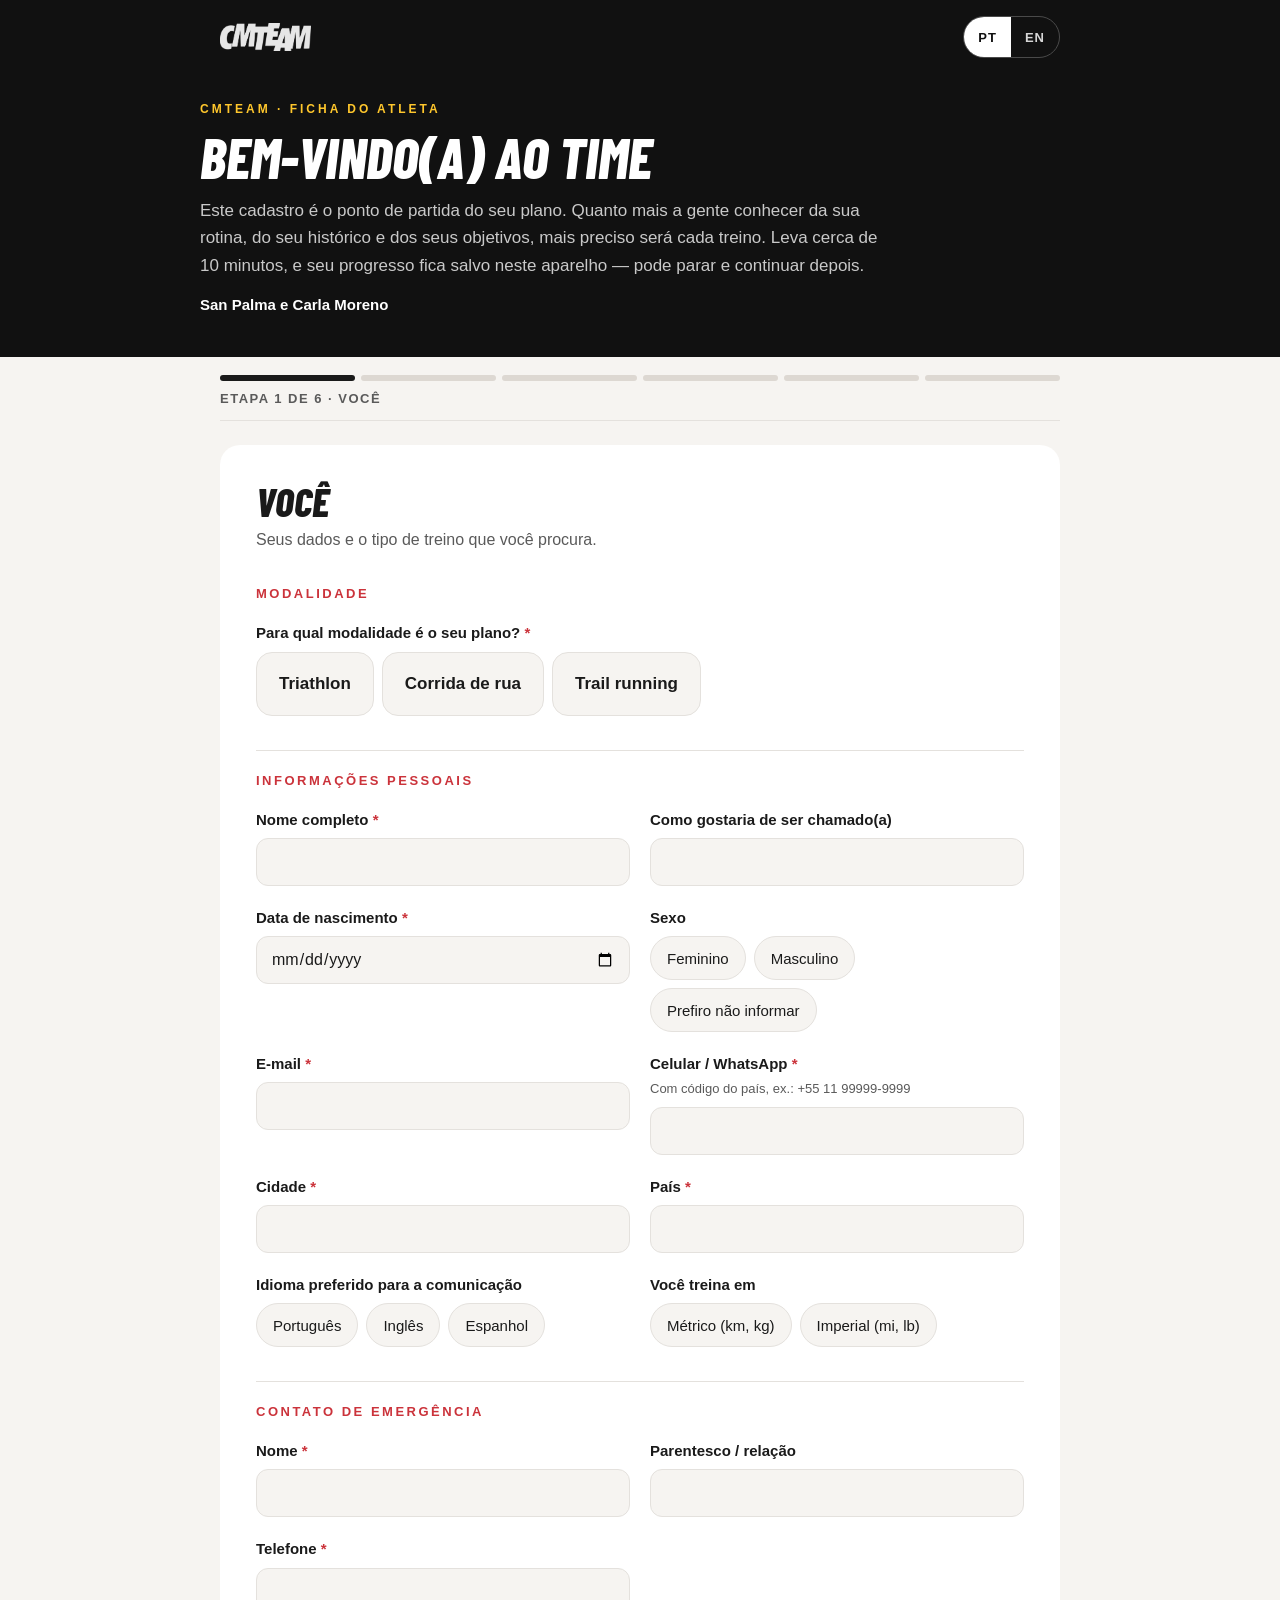
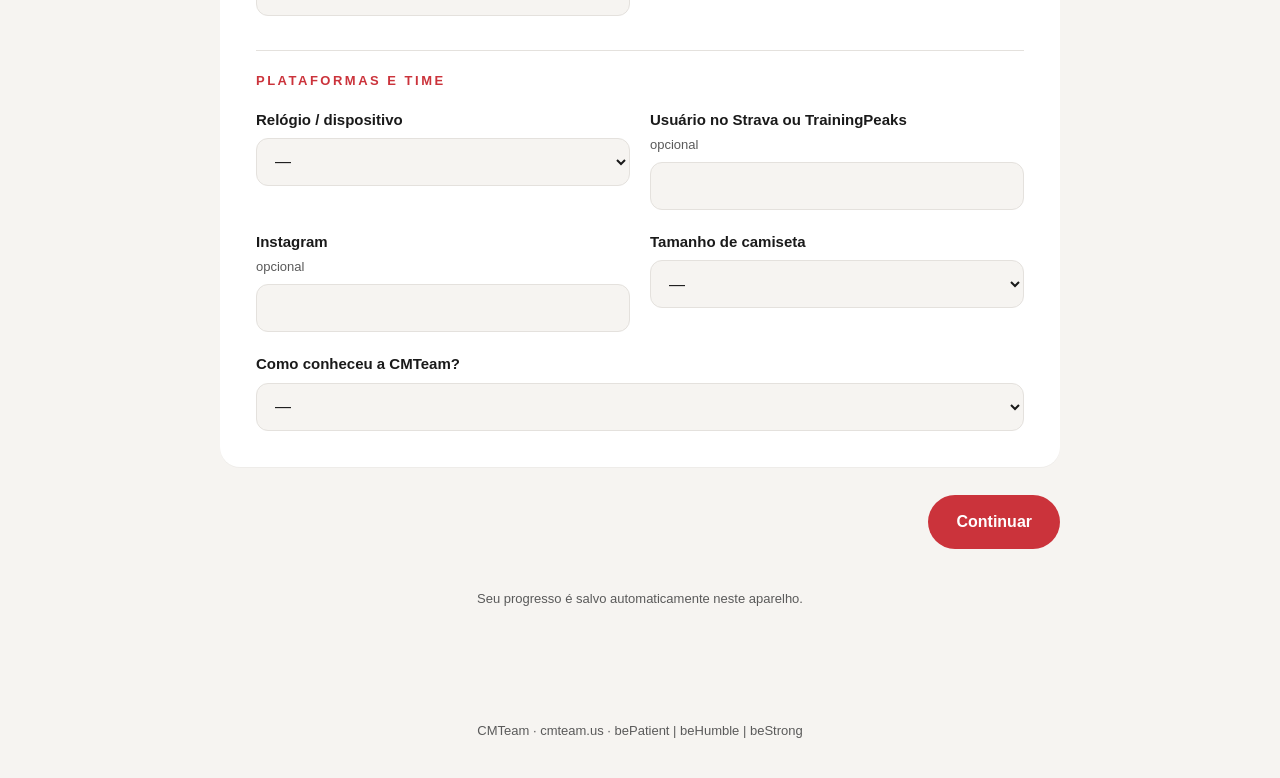
<file: cadastro/index.html>
<!doctype html>
<html lang="pt-BR">
<head>
<meta charset="utf-8">
<meta name="viewport" content="width=device-width, initial-scale=1">
<meta name="robots" content="noindex, nofollow">
<title>Cadastro do atleta — CMTeam</title>
<link rel="icon" type="image/png" sizes="32x32" href="../img/favicon-32.png?v=3">
<link rel="apple-touch-icon" href="../img/apple-touch-icon.png?v=3">
<meta name="theme-color" content="#111111">
<link rel="preconnect" href="https://fonts.googleapis.com">
<link href="https://fonts.googleapis.com/css2?family=Barlow+Condensed:ital,wght@0,700;0,800;1,800&amp;display=swap" rel="stylesheet">
<style>
:root{--red:#CB333B;--ink:#1A1A1A;--dark:#111111;--sand:#F6F4F1;--line:#E4E1DD;--muted:#5A5A5A;--gold:#FFC72C}
*{box-sizing:border-box}
html{scroll-behavior:smooth}
body{margin:0;font-family:Arial,Helvetica,sans-serif;background:var(--sand);color:var(--ink);-webkit-font-smoothing:antialiased}
.disp{font-family:'Barlow Condensed',Arial,sans-serif;font-weight:800;font-style:italic;text-transform:uppercase}
a{color:var(--red)}
.top{background:var(--dark);color:#fff}
.top .in{max-width:880px;margin:0 auto;padding:16px 20px;display:flex;align-items:center;justify-content:space-between;gap:12px}
.top img{height:28px;width:auto;display:block}
.lang{display:flex;border:1.5px solid #4A4A4A;border-radius:999px;overflow:hidden}
.lang button{background:transparent;color:#D6D6D6;border:0;font:inherit;font-size:13px;font-weight:700;letter-spacing:1px;padding:0 14px;min-height:40px;cursor:pointer}
.lang button[aria-pressed="true"]{background:#fff;color:var(--dark)}
.hero{background:var(--dark);color:#fff;padding:28px 20px 40px}
.hero .in{max-width:880px;margin:0 auto;display:flex;flex-direction:column;gap:14px}
.eyebrow{font-size:12px;font-weight:700;letter-spacing:3px;text-transform:uppercase;color:var(--gold)}
.hero h1{margin:0;font-size:56px;line-height:.95}
.hero p{margin:0;font-size:17px;line-height:1.6;color:#C9C9C9;max-width:680px}
.hero .sig{font-size:15px;color:#fff;font-weight:700}
.wrap{max-width:880px;margin:0 auto;padding:0 20px 80px}
.progress{position:sticky;top:0;z-index:5;background:var(--sand);padding:18px 0 14px;border-bottom:1px solid var(--line)}
.steps{display:flex;gap:6px}
.steps span{flex:1;height:6px;border-radius:999px;background:#DDD8D2}
.steps span.past{background:var(--red)}
.steps span.cur{background:var(--ink)}
.plabel{margin-top:10px;font-size:13px;font-weight:700;letter-spacing:1.5px;text-transform:uppercase;color:var(--muted)}
.card{background:#fff;border-radius:20px;padding:36px;margin-top:24px;box-shadow:0 1px 0 rgba(0,0,0,.03)}
.card h2{margin:0 0 6px;font-size:40px;line-height:1}
.card .lead{margin:0 0 8px;font-size:16px;line-height:1.6;color:var(--muted)}
.sub{margin:34px 0 4px;font-size:13px;font-weight:700;letter-spacing:2.5px;text-transform:uppercase;color:var(--red);padding-top:22px;border-top:1px solid var(--line)}
.sub:first-of-type{border-top:0;padding-top:0}
.subnote{margin:0 0 6px;font-size:14px;color:var(--muted);line-height:1.5}
.grid{display:grid;grid-template-columns:repeat(2,minmax(0,1fr));gap:4px 20px}
.f{display:flex;flex-direction:column;gap:8px;margin-top:18px;min-width:0}
.f.full{grid-column:1 / -1}
.f>label,.f>.lbl{font-size:15px;font-weight:700;line-height:1.35}
.req{color:var(--red)}
.hint{font-size:13px;color:var(--muted);line-height:1.4;margin-top:-2px}
input[type=text],input[type=email],input[type=tel],input[type=date],input[type=number],select,textarea{font:inherit;font-size:16px;color:var(--ink);background:var(--sand);border:1.5px solid var(--line);border-radius:12px;padding:12px 14px;min-height:48px;width:100%}
textarea{min-height:96px;resize:vertical;line-height:1.5}
input:focus,select:focus,textarea:focus{outline:none;border-color:var(--red);background:#fff}
.opts{display:flex;flex-wrap:wrap;gap:8px}
.opt{position:relative}
.opt input{position:absolute;opacity:0;width:1px;height:1px}
.opt span{display:flex;align-items:center;min-height:44px;padding:0 16px;border-radius:999px;border:1.5px solid var(--line);background:var(--sand);font-size:15px;cursor:pointer;user-select:none}
.opt input:checked+span{background:var(--ink);border-color:var(--ink);color:#fff}
.opt input:focus-visible+span{outline:3px solid var(--gold);outline-offset:2px}
.big .opt span{min-height:64px;padding:0 22px;font-size:17px;font-weight:700;border-radius:16px}
.scale .opt span{width:48px;justify-content:center;padding:0}
.scalelegend{display:flex;justify-content:space-between;max-width:288px;font-size:12px;color:var(--muted)}
.matrix{overflow-x:auto;margin-top:6px}
.matrix table{border-collapse:separate;border-spacing:0;width:100%;min-width:560px}
.matrix th,.matrix td{padding:8px 6px;text-align:center;font-size:14px}
.matrix th{font-weight:700;color:var(--muted);font-size:12px;letter-spacing:1px;text-transform:uppercase}
.matrix td:first-child,.matrix th:first-child{text-align:left;font-weight:700;color:var(--ink);font-size:14px;letter-spacing:0;text-transform:none;white-space:nowrap;padding-right:14px}
.matrix tr+tr td{border-top:1px solid var(--line)}
.cb{display:inline-flex;width:40px;height:40px;align-items:center;justify-content:center;cursor:pointer}
.cb input{width:22px;height:22px;accent-color:var(--red);cursor:pointer}
.race{border:1.5px solid var(--line);border-radius:14px;padding:4px 18px 18px;margin-top:14px;position:relative}
.race .rm{position:absolute;top:10px;right:10px;background:transparent;border:0;color:var(--muted);font-size:14px;cursor:pointer;min-height:36px;padding:0 10px;border-radius:8px}
.race .rm:hover{background:var(--sand);color:var(--red)}
.addbtn{margin-top:14px;background:transparent;border:1.5px dashed #BDB7B0;border-radius:12px;min-height:48px;font:inherit;font-size:15px;font-weight:700;color:var(--ink);cursor:pointer;width:100%}
.addbtn:hover{border-color:var(--red);color:var(--red)}
.alert{margin-top:18px;background:#FFF4D6;border:1.5px solid var(--gold);border-radius:14px;padding:16px 18px;font-size:15px;line-height:1.5}
.consent{display:flex;gap:12px;align-items:flex-start;margin-top:18px;font-size:15px;line-height:1.5;cursor:pointer}
.consent input{width:22px;height:22px;margin-top:1px;accent-color:var(--red);flex-shrink:0}
.nav{display:flex;justify-content:space-between;gap:12px;margin-top:28px}
.btn{font:inherit;font-size:16px;font-weight:700;border-radius:999px;min-height:54px;padding:0 28px;cursor:pointer;border:0}
.btn.pri{background:var(--red);color:#fff;margin-left:auto}
.btn.pri:hover{background:#B02A31}
.btn.sec{background:transparent;color:var(--ink);border:1.5px solid #BDB7B0}
.btn:disabled{opacity:.6;cursor:wait}
.err{color:#B3261E;font-size:14px;margin-top:10px;min-height:1em}
.f.invalid input,.f.invalid select,.f.invalid textarea{border-color:#B3261E}
.f.invalid .opts .opt span{border-color:#E7A5A1}
.saved{font-size:13px;color:var(--muted);text-align:center;margin-top:18px}
.done{text-align:center;padding:56px 36px}
.done h2{font-size:48px}
.foot{text-align:center;font-size:13px;color:var(--muted);padding:24px 20px 40px}
@media (max-width:700px){
.hero h1{font-size:40px}
.card{padding:24px 18px;border-radius:16px}
.card h2{font-size:32px}
.grid{grid-template-columns:minmax(0,1fr)}
.btn{padding:0 20px}
.matrix table{min-width:0}
.matrix th,.matrix td{padding:6px 1px;font-size:11px}
.matrix td:first-child,.matrix th:first-child{white-space:normal;font-size:13px;padding-right:6px}
.cb{width:30px;height:36px}
.cb input{width:20px;height:20px}
}
</style>
</head>
<body>
<div class="top"><div class="in">
<a href="../" aria-label="CMTeam"><img src="../img/cmteam-logo-branco.png" alt="CMTeam"></a>
<div class="lang" role="group" aria-label="Idioma / Language">
<button type="button" data-lang="pt" aria-pressed="true">PT</button>
<button type="button" data-lang="en" aria-pressed="false">EN</button>
</div>
</div></div>
<header class="hero"><div class="in">
<div class="eyebrow" data-t="eyebrow"></div>
<h1 class="disp" data-t="title"></h1>
<p data-t="intro"></p>
<p class="sig" data-t="sig"></p>
</div></header>

<main class="wrap">
<div class="progress" id="progress"><div class="steps" id="bars"></div><div class="plabel" id="plabel"></div></div>
<form id="form" novalidate autocomplete="on">
<div class="card" id="card"></div>
<div class="nav">
<button type="button" class="btn sec" id="back"></button>
<button type="submit" class="btn pri" id="next"></button>
</div>
<p class="err" id="err" role="alert"></p>
<p class="saved" data-t="saved"></p>
</form>
</main>
<div class="foot">CMTeam · cmteam.us · bePatient | beHumble | beStrong</div>

<script>
(function(){
var ACCESS_KEY='4fbd40f7-9888-4961-8a3f-21586cd9a8e8';
var STORE='cmteam-cadastro-v1';

/* ---------- textos de interface ---------- */
var UI={
 pt:{eyebrow:'CMTeam · Ficha do atleta',title:'Bem-vindo(a) ao time',
  intro:'Este cadastro é o ponto de partida do seu plano. Quanto mais a gente conhecer da sua rotina, do seu histórico e dos seus objetivos, mais preciso será cada treino. Leva cerca de 10 minutos, e seu progresso fica salvo neste aparelho — pode parar e continuar depois.',
  sig:'San Palma e Carla Moreno',saved:'Seu progresso é salvo automaticamente neste aparelho.',
  back:'Voltar',next:'Continuar',send:'Enviar cadastro',sending:'Enviando…',step:'Etapa',of:'de',
  required:'Preencha os campos obrigatórios destacados.',sendErr:'Não foi possível enviar agora. Tente de novo em instantes ou fale com a gente pelo WhatsApp +1 305.395.9104.',
  doneT:'Cadastro recebido!',doneP:'Obrigado pela confiança. Vamos ler tudo com atenção e entrar em contato para os próximos passos.',doneS:'bePatient | beHumble | beStrong',
  add:'+ Adicionar prova',remove:'Remover',race:'Prova',yes:'Sim',no:'Não',opt:'opcional',
  scaleLo:'1 · fraco',scaleHi:'5 · excelente',parqAlert:'Como você respondeu “sim” a pelo menos uma pergunta, recomendamos uma avaliação médica antes de iniciar ou aumentar a carga de treinos. Isso não impede o cadastro — só nos ajuda a planejar com segurança.'},
 en:{eyebrow:'CMTeam · Athlete intake',title:'Welcome to the team',
  intro:'This form is the starting point of your plan. The more we know about your routine, your background and your goals, the more precise every session will be. It takes about 10 minutes, and your progress is saved on this device — you can stop and come back later.',
  sig:'San Palma & Carla Moreno',saved:'Your progress is saved automatically on this device.',
  back:'Back',next:'Continue',send:'Submit',sending:'Sending…',step:'Step',of:'of',
  required:'Please fill in the highlighted required fields.',sendErr:'We could not send it right now. Please try again in a moment or reach us on WhatsApp +1 305.395.9104.',
  doneT:'All set!',doneP:'Thank you for your trust. We will read everything carefully and get in touch with the next steps.',doneS:'bePatient | beHumble | beStrong',
  add:'+ Add a race',remove:'Remove',race:'Race',yes:'Yes',no:'No',opt:'optional',
  scaleLo:'1 · poor',scaleHi:'5 · excellent',parqAlert:'Since you answered “yes” to at least one question, we recommend a medical evaluation before starting or increasing your training load. It does not stop your registration — it just helps us plan safely.'}
};

/* ---------- helpers de opções ---------- */
function o(v,pt,en){return{v:v,pt:pt,en:en||pt};}
var YN=[o('sim','Sim','Yes'),o('nao','Não','No')];
var DAYS=[o('seg','Seg','Mon'),o('ter','Ter','Tue'),o('qua','Qua','Wed'),o('qui','Qui','Thu'),o('sex','Sex','Fri'),o('sab','Sáb','Sat'),o('dom','Dom','Sun')];
function T(pt,en){return{pt:pt,en:en};}
var isTri=function(s){return s.perfil==='triathlon';};
var isTrail=function(s){return s.perfil==='trail';};
var hasPerfil=function(s){return !!s.perfil;};
function U(s){var imp=s.unidades==='imperial';return{d:imp?'mi':'km',w:imp?'lb':'kg',h:imp?'ft/in':'cm',sw:imp?'yd':'m'};}

function runFields(){return[
 {id:'run_anos',type:'number',label:T('Há quantos anos você corre?','How many years have you been running?')},
 {id:'run_km',type:'text',label:T('Volume semanal atual ({d})','Current weekly volume ({d})')},
 {id:'run_freq',type:'select',label:T('Frequência semanal','Runs per week'),opts:[o('0','0'),o('1-2','1–2'),o('3','3'),o('4','4'),o('5','5'),o('6+','6+')]},
 {id:'run_longa',type:'text',label:T('Corrida mais longa até hoje (distância e tempo)','Longest run so far (distance and time)')},
 {id:'run_limite',type:'text',label:T('O que você consegue correr hoje com conforto?','What can you comfortably run today?'),hint:T('Ex.: 10 {d} em 1h','E.g. 10 {d} in 1h')},
 {id:'run_acesso',type:'chips',label:T('Onde você corre','Where you run'),opts:[o('rua','Rua','Road'),o('parque','Parque / trilha leve','Park / light trail'),o('pista','Pista de atletismo','Track'),o('esteira','Esteira','Treadmill')]},
 {id:'run_equip',type:'chips',full:1,label:T('Equipamentos de corrida','Running gear'),opts:[o('gps','Relógio GPS','GPS watch'),o('cinta','Cinta cardíaca','Chest strap HR'),o('stryd','Stryd / potência','Stryd / power'),o('placa','Tênis de placa','Carbon-plate shoes')]},
 {id:'run_limitacoes',type:'textarea',full:1,label:T('Suas maiores limitações na corrida','Your biggest limitations in running')},
 {id:'run_fortes',type:'textarea',full:1,label:T('Seus pontos fortes na corrida','Your strengths in running')},
 {id:'run_recente',type:'textarea',full:1,label:T('O que você treinou nas últimas 2 semanas?','What have you trained in the last 2 weeks?')}
];}

/* ---------- etapas ---------- */
var STEPS=[
{key:'voce',title:T('Você','You'),lead:T('Seus dados e o tipo de treino que você procura.','Your details and the type of training you are looking for.'),blocks:[
 {sub:T('Modalidade','Discipline'),fields:[
  {id:'perfil',type:'radio',big:1,full:1,req:1,label:T('Para qual modalidade é o seu plano?','Which discipline is your plan for?'),opts:[o('triathlon','Triathlon'),o('corrida','Corrida de rua','Road running'),o('trail','Trail running')]}
 ]},
 {sub:T('Informações pessoais','Personal information'),fields:[
  {id:'nome',type:'text',req:1,ac:'name',label:T('Nome completo','Full name')},
  {id:'apelido',type:'text',label:T('Como gostaria de ser chamado(a)','What should we call you?')},
  {id:'nascimento',type:'date',req:1,ac:'bday',label:T('Data de nascimento','Date of birth')},
  {id:'sexo',type:'radio',label:T('Sexo','Sex'),opts:[o('feminino','Feminino','Female'),o('masculino','Masculino','Male'),o('nao-informar','Prefiro não informar','Prefer not to say')]},
  {id:'email',type:'email',req:1,ac:'email',label:T('E-mail','Email')},
  {id:'telefone',type:'tel',req:1,ac:'tel',label:T('Celular / WhatsApp','Mobile / WhatsApp'),hint:T('Com código do país, ex.: +55 11 99999-9999','Include country code, e.g. +1 305 555 0000')},
  {id:'cidade',type:'text',req:1,ac:'address-level2',label:T('Cidade','City')},
  {id:'pais',type:'text',req:1,ac:'country-name',label:T('País','Country')},
  {id:'idioma',type:'radio',label:T('Idioma preferido para a comunicação','Preferred language'),opts:[o('pt','Português','Portuguese'),o('en','Inglês','English'),o('es','Espanhol','Spanish')]},
  {id:'unidades',type:'radio',label:T('Você treina em','You train in'),opts:[o('metrico','Métrico (km, kg)','Metric (km, kg)'),o('imperial','Imperial (mi, lb)','Imperial (mi, lb)')]}
 ]},
 {sub:T('Contato de emergência','Emergency contact'),fields:[
  {id:'emerg_nome',type:'text',req:1,label:T('Nome','Name')},
  {id:'emerg_parentesco',type:'text',label:T('Parentesco / relação','Relationship')},
  {id:'emerg_tel',type:'tel',req:1,label:T('Telefone','Phone')}
 ]},
 {sub:T('Plataformas e time','Platforms & team'),fields:[
  {id:'relogio',type:'select',label:T('Relógio / dispositivo','Watch / device'),opts:[o('garmin','Garmin'),o('coros','Coros'),o('apple','Apple Watch'),o('polar','Polar'),o('suunto','Suunto'),o('outro','Outro','Other'),o('nenhum','Nenhum','None')]},
  {id:'strava',type:'text',label:T('Usuário no Strava ou TrainingPeaks','Strava or TrainingPeaks username'),hint:T('opcional','optional')},
  {id:'instagram',type:'text',label:T('Instagram','Instagram'),hint:T('opcional','optional')},
  {id:'camiseta',type:'select',label:T('Tamanho de camiseta','T-shirt size'),opts:[o('PP','PP / XS'),o('P','P / S'),o('M','M / M'),o('G','G / L'),o('GG','GG / XL'),o('XG','XG / XXL')]},
  {id:'origem',type:'select',full:1,label:T('Como conheceu a CMTeam?','How did you hear about CMTeam?'),opts:[o('indicacao','Indicação de amigo / atleta','Friend / athlete referral'),o('instagram','Instagram'),o('site','Site / Google','Website / Google'),o('treino','Treino ou prova','Training session or race'),o('livro','Livro','Book'),o('outro','Outro','Other')]}
 ]}
]},
{key:'saude',title:T('Saúde','Health'),lead:T('Perguntas de prontidão para a atividade física e seu histórico. Suas respostas ficam só com os treinadores.','Physical activity readiness questions and your history. Your answers stay with the coaches only.'),blocks:[
 {sub:T('Prontidão para a atividade física','Physical activity readiness'),fields:[
  {id:'parq1',type:'radio',req:1,full:1,opts:YN,label:T('Algum médico já disse que você tem problema cardíaco ou pressão alta?','Has a doctor ever said you have a heart condition or high blood pressure?')},
  {id:'parq2',type:'radio',req:1,full:1,opts:YN,label:T('Você sente dor no peito em repouso, no dia a dia ou durante atividade física?','Do you feel chest pain at rest, in daily life or during physical activity?')},
  {id:'parq3',type:'radio',req:1,full:1,opts:YN,label:T('Nos últimos 12 meses, perdeu o equilíbrio por tontura ou perdeu a consciência?','In the past 12 months, have you lost balance due to dizziness or lost consciousness?')},
  {id:'parq4',type:'radio',req:1,full:1,opts:YN,label:T('Você tem alguma outra condição crônica diagnosticada?','Have you been diagnosed with any other chronic condition?')},
  {id:'parq5',type:'radio',req:1,full:1,opts:YN,label:T('Toma medicamentos prescritos para alguma condição crônica?','Do you take prescribed medication for a chronic condition?')},
  {id:'parq6',type:'radio',req:1,full:1,opts:YN,label:T('Tem problema ósseo, articular ou muscular que pode piorar com atividade física?','Do you have a bone, joint or muscle problem that could get worse with physical activity?')},
  {id:'parq7',type:'radio',req:1,full:1,opts:YN,label:T('Algum médico já disse que você só deve fazer atividade física com supervisão médica?','Has a doctor ever said you should only do medically supervised physical activity?')},
  {id:'parq_alert',type:'alert',show:function(s){for(var i=1;i<=7;i++)if(s['parq'+i]==='sim')return true;return false;}},
  {id:'cardio',type:'radio',full:1,label:T('Fez avaliação cardiológica ou teste de esforço nos últimos 12 meses?','Have you had a cardiology check-up or stress test in the past 12 months?'),opts:[o('sim','Sim','Yes'),o('nao','Não','No'),o('nunca','Nunca fiz','Never had one')]},
  {id:'familia_cardio',type:'radio',full:1,label:T('Algum parente próximo teve problema cardíaco antes dos 50 anos?','Has a close relative had a heart problem before age 50?'),opts:[o('sim','Sim','Yes'),o('nao','Não','No'),o('nao-sei','Não sei','Not sure')]}
 ]},
 {sub:T('Histórico médico','Medical history'),fields:[
  {id:'doencas',type:'textarea',full:1,label:T('Doenças crônicas ou pré-existentes','Chronic or pre-existing conditions')},
  {id:'cirurgias',type:'textarea',label:T('Cirurgias','Surgeries')},
  {id:'medicamentos',type:'textarea',label:T('Medicamentos em uso','Current medication')},
  {id:'alergias',type:'text',label:T('Alergias','Allergies')},
  {id:'lesoes',type:'textarea',full:1,label:T('Lesões (ossos, articulações, músculos) e tratamentos','Injuries (bones, joints, muscles) and treatments')},
  {id:'interfere',type:'textarea',full:1,label:T('Algum problema que interfira no seu treino?','Anything that could interfere with your training?')}
 ]},
 {sub:T('Medidas (se souber)','Measurements (if known)'),note:T('Todas opcionais. Usamos apenas para calibrar zonas e cargas.','All optional. We only use them to calibrate zones and loads.'),fields:[
  {id:'peso',type:'text',label:T('Peso ({w})','Weight ({w})')},
  {id:'altura',type:'text',label:T('Altura ({h})','Height ({h})')},
  {id:'fc_rep',type:'text',label:T('FC de repouso (bpm)','Resting heart rate (bpm)')},
  {id:'fc_max',type:'text',label:T('FC máxima (bpm)','Max heart rate (bpm)')},
  {id:'pa',type:'text',label:T('Pressão arterial em repouso','Resting blood pressure'),hint:T('Ex.: 12x8','E.g. 120/80')},
  {id:'peso_ok',type:'select',label:T('Seu peso atual é o que você considera adequado?','Is your current weight what you consider right for you?'),opts:[o('sim','Sim','Yes'),o('reduzir','Gostaria de reduzir','I would like to lose some'),o('aumentar','Gostaria de aumentar','I would like to gain some'),o('conversar','Prefiro conversar','I prefer to talk about it')]}
 ]}
]},
{key:'rotina',title:T('Rotina','Routine'),lead:T('O plano precisa caber na sua vida — trabalho, família, sono e recuperação contam tanto quanto o treino.','The plan has to fit your life — work, family, sleep and recovery matter as much as training.'),blocks:[
 {sub:T('Estilo de vida','Lifestyle'),fields:[
  {id:'trabalho',type:'text',label:T('Profissão / trabalho','Occupation')},
  {id:'rotina_trab',type:'chips',label:T('Sua rotina de trabalho','Your work routine'),opts:[o('fixo','Horário fixo','Fixed hours'),o('flex','Flexível','Flexible'),o('turnos','Turnos','Shifts'),o('home','Home office','Remote')]},
  {id:'viagens',type:'radio',label:T('Viaja a trabalho?','Do you travel for work?'),opts:[o('nao','Não','No'),o('as-vezes','Às vezes','Sometimes'),o('frequente','Com frequência','Often')]},
  {id:'sono',type:'select',label:T('Horas de sono por noite','Hours of sleep per night'),opts:[o('<6','Menos de 6','Less than 6'),o('6-7','6 a 7','6 to 7'),o('7-8','7 a 8','7 to 8'),o('8+','Mais de 8','More than 8')]},
  {id:'estresse',type:'scale',label:T('Nível de estresse no dia a dia','Everyday stress level'),lo:T('1 · baixo','1 · low'),hi:T('5 · alto','5 · high')},
  {id:'familia',type:'text',label:T('Família (filhos, rotina da casa)','Family (children, home routine)')},
  {id:'hobbies',type:'text',full:1,label:T('Hobbies e outras atividades','Hobbies and other activities')}
 ]},
 {sub:T('Disponibilidade','Availability'),fields:[
  {id:'horas',type:'select',req:1,label:T('Horas por semana para treinar','Hours per week for training'),opts:[o('3-5','3 a 5','3 to 5'),o('5-8','5 a 8','5 to 8'),o('8-12','8 a 12','8 to 12'),o('12-16','12 a 16','12 to 16'),o('16+','Mais de 16','More than 16')]},
  {id:'descanso',type:'select',label:T('Melhor dia para descanso','Best rest day'),opts:DAYS},
  {id:'periodo',type:'chips',full:1,label:T('Horários que funcionam para você','Times that work for you'),opts:[o('madrugada','Antes das 6h','Before 6am'),o('manha','Manhã','Morning'),o('almoco','Horário de almoço','Lunch time'),o('tarde','Tarde','Afternoon'),o('noite','Noite','Evening')]},
  {id:'dispo',type:'matrix',full:1,label:T('Em quais dias você pode treinar cada modalidade?','Which days can you train each discipline?'),rows:function(s){var r=[];if(isTri(s)){r.push(o('natacao','Natação','Swim'));r.push(o('ciclismo','Ciclismo','Bike'));}r.push(o('corrida',isTrail(s)?'Corrida / trilha':'Corrida',isTrail(s)?'Run / trail':'Run'));r.push(o('forca','Musculação','Strength'));return r;}}
 ]}
]},
{key:'modal',title:T('Seu treino','Your training'),lead:T('Sua experiência e seus equipamentos em cada modalidade.','Your experience and gear in each discipline.'),blocks:[
 {sub:T('Natação','Swim'),show:isTri,fields:[
  {id:'swim_anos',type:'number',label:T('Há quantos anos você nada?','How many years have you been swimming?')},
  {id:'swim_vol',type:'text',label:T('Volume semanal atual ({sw})','Current weekly volume ({sw})')},
  {id:'swim_freq',type:'select',label:T('Frequência semanal','Swims per week'),opts:[o('0','0'),o('1','1'),o('2','2'),o('3','3'),o('4+','4+')]},
  {id:'swim_longa',type:'text',label:T('Natação mais longa até hoje','Longest swim so far')},
  {id:'swim_limite',type:'text',full:1,label:T('O que você consegue nadar hoje sem parar?','What can you swim today without stopping?')},
  {id:'swim_acesso',type:'chips',full:1,label:T('Acesso','Access'),opts:[o('coberta','Piscina coberta','Indoor pool'),o('descoberta','Piscina descoberta','Outdoor pool'),o('aberta','Águas abertas','Open water')]},
  {id:'swim_ow',type:'scale',label:T('Conforto em águas abertas','Comfort in open water'),lo:T('1 · baixo','1 · low'),hi:T('5 · alto','5 · high')},
  {id:'swim_equip',type:'chips',full:1,label:T('Equipamentos','Gear'),opts:[o('palmar','Palmar','Paddles'),o('nadadeira','Nadadeira','Fins'),o('prancha','Prancha','Kickboard'),o('pullbuoy','Pullbuoy'),o('snorkel','Snorkel'),o('neoprene','Roupa de neoprene','Wetsuit')]},
  {id:'swim_limitacoes',type:'textarea',label:T('Maiores limitações','Biggest limitations')},
  {id:'swim_fortes',type:'textarea',label:T('Pontos fortes','Strengths')},
  {id:'swim_recente',type:'textarea',full:1,label:T('O que treinou nas últimas 2 semanas?','What have you trained in the last 2 weeks?')}
 ]},
 {sub:T('Ciclismo','Bike'),show:isTri,fields:[
  {id:'bike_anos',type:'number',label:T('Há quantos anos você pedala?','How many years have you been cycling?')},
  {id:'bike_vol',type:'text',label:T('Volume semanal atual ({d})','Current weekly volume ({d})')},
  {id:'bike_freq',type:'select',label:T('Frequência semanal','Rides per week'),opts:[o('0','0'),o('1','1'),o('2','2'),o('3','3'),o('4+','4+')]},
  {id:'bike_longo',type:'text',label:T('Pedal mais longo até hoje','Longest ride so far')},
  {id:'bike_limite',type:'text',full:1,label:T('O que você consegue pedalar hoje com conforto?','What can you comfortably ride today?')},
  {id:'bike_acesso',type:'chips',label:T('Onde você pedala','Where you ride'),opts:[o('rua','Rua / estrada','Road'),o('indoor','Rolo / indoor','Indoor trainer')]},
  {id:'bike_grupo',type:'radio',label:T('Pedala em grupo?','Do you ride in groups?'),opts:YN},
  {id:'bike_equip',type:'chips',full:1,label:T('Equipamentos','Gear'),opts:[o('estrada','Bike de estrada','Road bike'),o('tt','Bike de triathlon / TT','Tri / TT bike'),o('potencia','Medidor de potência','Power meter'),o('smart','Rolo smart','Smart trainer'),o('rolo','Rolo simples','Basic trainer'),o('cadencia','Sensor de cadência','Cadence sensor'),o('cinta','Cinta cardíaca','Chest strap HR')]},
  {id:'bike_limitacoes',type:'textarea',label:T('Maiores limitações','Biggest limitations')},
  {id:'bike_fortes',type:'textarea',label:T('Pontos fortes','Strengths')},
  {id:'bike_recente',type:'textarea',full:1,label:T('O que treinou nas últimas 2 semanas?','What have you trained in the last 2 weeks?')}
 ]},
 {sub:T('Corrida','Run'),show:hasPerfil,fields:runFields()},
 {sub:T('Trail running','Trail running'),show:isTrail,note:T('Perguntas específicas de montanha e trilha.','Mountain and trail specific questions.'),fields:[
  {id:'trail_anos',type:'number',label:T('Há quantos anos corre em trilha?','How many years have you been trail running?')},
  {id:'trail_maior',type:'text',label:T('Maior prova de trail (distância e D+)','Longest trail race (distance and elevation gain)')},
  {id:'trail_dplus',type:'text',label:T('Maior desnível positivo num treino','Biggest elevation gain in one session'),hint:T('Ex.: 1.200 m D+','E.g. 4,000 ft')},
  {id:'trail_ultra',type:'radio',label:T('Já completou ultramaratona?','Have you finished an ultramarathon?'),opts:YN},
  {id:'trail_sobe',type:'scale',label:T('Confiança nas subidas','Confidence on climbs')},
  {id:'trail_desce',type:'scale',label:T('Confiança nas descidas técnicas','Confidence on technical descents')},
  {id:'trail_bastao',type:'radio',label:T('Usa bastões?','Do you use poles?'),opts:[o('sim','Sim','Yes'),o('aprendendo','Estou aprendendo','Learning'),o('nao','Não','No')]},
  {id:'trail_noite',type:'radio',label:T('Já correu à noite, com lanterna?','Have you run at night with a headlamp?'),opts:YN},
  {id:'trail_equip',type:'chips',full:1,label:T('Equipamentos de trail','Trail gear'),opts:[o('tenis','Tênis de trail','Trail shoes'),o('colete','Colete de hidratação','Hydration vest'),o('bastoes','Bastões','Poles'),o('frontal','Lanterna de cabeça','Headlamp'),o('corta-vento','Corta-vento / impermeável','Wind / rain jacket'),o('manta','Manta térmica','Emergency blanket'),o('navegacao','Relógio com mapa / navegação','Watch with maps / navigation')]},
  {id:'trail_terreno',type:'chips',full:1,label:T('Onde você consegue treinar subida','Where you can train climbing'),opts:[o('montanha','Montanha / serra','Mountains'),o('morros','Morros','Hills'),o('ponte','Pontes / viadutos','Bridges / overpasses'),o('escadas','Escadas','Stairs'),o('esteira','Esteira com inclinação','Incline treadmill'),o('nenhum','Pouco ou nenhum acesso','Little or no access')]},
  {id:'trail_altitude',type:'radio',full:1,label:T('Sua próxima prova tem altitude acima de 2.000 m?','Is your next race above 2,000 m / 6,500 ft?'),opts:[o('sim','Sim','Yes'),o('nao','Não','No'),o('nao-sei','Não sei','Not sure')]}
 ]}
]},
{key:'provas',title:T('Provas e histórico','Races & history'),lead:T('Onde você quer chegar e o que já construiu até aqui.','Where you want to go and what you have built so far.'),blocks:[
 {sub:T('Objetivo','Goal'),fields:[
  {id:'objetivo',type:'textarea',full:1,req:1,label:T('Seu principal objetivo, numa frase','Your main goal, in one sentence'),hint:T('Ex.: completar meu primeiro 70.3 inteiro e sorrindo.','E.g. finish my first 70.3 strong and smiling.')}
 ]},
 {sub:T('Provas da temporada','Races this season'),note:T('Prioridade A = prova principal · B = importante · C = preparação','Priority A = main race · B = important · C = tune-up'),fields:[
  {id:'provas',type:'races',full:1}
 ]},
 {sub:T('Histórico','History'),fields:[
  {id:'tri_primeiro',type:'text',show:isTri,label:T('Ano do seu 1º triathlon','Year of your first triathlon')},
  {id:'tri_num',type:'number',show:isTri,label:T('Quantos triathlons completou','Triathlons completed')},
  {id:'maior_prova',type:'text',full:1,label:T('Sua maior prova (qual, tempo total e parciais)','Your longest race (which one, total time and splits)')},
  {id:'ultimas',type:'textarea',full:1,label:T('Últimas provas completadas (tipo, tempo, parciais)','Recent races completed (type, time, splits)'),hint:T('Ex.: Meia maratona de Miami, fev/2026, 1h52','E.g. Miami Half Marathon, Feb 2026, 1:52')},
  {id:'resultados',type:'textarea',full:1,label:T('Colocações e premiações','Placings and awards')}
 ]}
]},
{key:'mente',title:T('Mente','Mind'),lead:T('A cabeça corre primeiro. Avalie de 1 (fraco) a 5 (excelente) — não existe resposta certa.','The mind runs first. Rate from 1 (poor) to 5 (excellent) — there are no wrong answers.'),blocks:[
 {sub:T('Autoavaliação','Self-assessment'),fields:[
  {id:'m_confianca',type:'scale',label:T('Autoconfiança','Self-confidence')},
  {id:'m_prova',type:'scale',label:T('Confiança para completar a prova-alvo','Confidence to finish your target race')},
  {id:'m_metas',type:'scale',label:T('Capacidade de definir objetivos e metas','Ability to set goals')},
  {id:'m_persistir',type:'scale',label:T('Capacidade de persistir nos objetivos','Ability to stick to your goals')},
  {id:'m_pressao',type:'scale',label:T('Foco e decisões sob pressão','Focus and decisions under pressure')},
  {id:'m_visual',type:'scale',label:T('Uso de visualização antes das provas','Use of visualization before races')},
  {id:'m_consistencia',type:'scale',label:T('Consistência','Consistency')},
  {id:'m_descanso',type:'scale',label:T('Capacidade de descansar sem culpa','Ability to rest without guilt')},
  {id:'m_coment',type:'textarea',full:1,label:T('Quer comentar algo sobre esses pontos?','Anything to add about these?')}
 ]},
 {sub:T('Para finalizar','To finish'),fields:[
  {id:'comentarios',type:'textarea',full:1,label:T('Qualquer outra informação importante para nós','Anything else we should know')},
  {id:'consent_dados',type:'consent',req:1,key:'Consentimento de uso dos dados',label:T('Autorizo a CMTeam a usar estas informações, inclusive os dados de saúde, exclusivamente para planejar e acompanhar meus treinos. Elas não serão compartilhadas com terceiros.','I authorize CMTeam to use this information, including health data, exclusively to plan and monitor my training. It will not be shared with third parties.')},
  {id:'consent_verdade',type:'consent',req:1,key:'Declaração de veracidade',label:T('Declaro que as informações acima são verdadeiras e que avisarei os treinadores sobre qualquer mudança na minha saúde.','I confirm the information above is accurate and I will let the coaches know about any change in my health.')}
 ]}
]}
];

/* ---------- estado ---------- */
var lang='pt',step=0,state={provas:[{}]};
try{var sv=JSON.parse(localStorage.getItem(STORE)||'null');if(sv){state=sv.state||state;step=Math.min(sv.step||0,STEPS.length-1);lang=sv.lang||lang;}}catch(e){}
var qp=new URLSearchParams(location.search);if(qp.get('lang')==='en'||qp.get('lang')==='pt')lang=qp.get('lang');

function localStorageHas(){try{return !!localStorage.getItem(STORE);}catch(e){return false;}}
if(!state.provas||!state.provas.length)state.provas=[{}];
function save(){try{localStorage.setItem(STORE,JSON.stringify({state:state,step:step,lang:lang}));}catch(e){}}

function tx(t){if(!t)return'';var s=typeof t==='string'?t:(t[lang]||t.pt);var u=U(state);return s.replace('{d}',u.d).replace('{w}',u.w).replace('{h}',u.h).replace('{sw}',u.sw);}
function esc(s){return String(s==null?'':s).replace(/[&<>"]/g,function(c){return{'&':'&amp;','<':'&lt;','>':'&gt;','"':'&quot;'}[c];});}
function vis(x){return !x.show||x.show(state);}

/* ---------- renderização ---------- */
var card=document.getElementById('card');
function fieldHTML(f){
 var id='f_'+f.id,L=UI[lang],lbl=tx(f.label)+(f.req?' <span class="req" aria-hidden="true">*</span>':''),h='';
 var hint=f.hint?'<div class="hint">'+esc(tx(f.hint))+'</div>':'';
 var cls='f'+(f.full?' full':'');
 var v=state[f.id];
 if(f.type==='alert')return '<div class="alert full" style="grid-column:1/-1">'+esc(L.parqAlert)+'</div>';
 if(f.type==='consent')return '<label class="consent f full" data-f="'+f.id+'"><input type="checkbox" data-id="'+f.id+'"'+(v?' checked':'')+'><span>'+esc(tx(f.label))+' <span class="req">*</span></span></label>';
 if(['text','email','tel','date','number'].indexOf(f.type)>-1){
  h='<label for="'+id+'">'+lbl+'</label>'+hint+'<input id="'+id+'" type="'+f.type+'" data-id="'+f.id+'" value="'+esc(v)+'"'+(f.ac?' autocomplete="'+f.ac+'"':'')+(f.type==='number'?' inputmode="numeric" min="0"':'')+'>';
 }else if(f.type==='textarea'){
  h='<label for="'+id+'">'+lbl+'</label>'+hint+'<textarea id="'+id+'" data-id="'+f.id+'" rows="3">'+esc(v)+'</textarea>';
 }else if(f.type==='select'){
  h='<label for="'+id+'">'+lbl+'</label>'+hint+'<select id="'+id+'" data-id="'+f.id+'"><option value="">—</option>'+f.opts.map(function(x){return '<option value="'+x.v+'"'+(v===x.v?' selected':'')+'>'+esc(x[lang])+'</option>';}).join('')+'</select>';
 }else if(f.type==='radio'||f.type==='chips'){
  var multi=f.type==='chips';var arr=multi?(v||[]):[];
  h='<div class="lbl" id="'+id+'_l">'+lbl+'</div>'+hint+'<div class="opts'+(f.big?' big':'')+'" role="'+(multi?'group':'radiogroup')+'" aria-labelledby="'+id+'_l">'+f.opts.map(function(x){var ck=multi?arr.indexOf(x.v)>-1:v===x.v;return '<label class="opt"><input type="'+(multi?'checkbox':'radio')+'" name="'+id+'" data-id="'+f.id+'" value="'+x.v+'"'+(ck?' checked':'')+'><span>'+esc(x[lang])+'</span></label>';}).join('')+'</div>';
 }else if(f.type==='scale'){
  h='<div class="lbl" id="'+id+'_l">'+lbl+'</div>'+hint+'<div class="opts scale" role="radiogroup" aria-labelledby="'+id+'_l">'+[1,2,3,4,5].map(function(n){return '<label class="opt"><input type="radio" name="'+id+'" data-id="'+f.id+'" value="'+n+'"'+(String(v)===String(n)?' checked':'')+'><span>'+n+'</span></label>';}).join('')+'</div><div class="scalelegend"><span>'+esc(tx(f.lo)||L.scaleLo)+'</span><span>'+esc(tx(f.hi)||L.scaleHi)+'</span></div>';
 }else if(f.type==='matrix'){
  var rows=f.rows(state),m=v||{};
  h='<div class="lbl">'+lbl+'</div><div class="matrix"><table><thead><tr><th></th>'+DAYS.map(function(d){return '<th scope="col">'+d[lang]+'</th>';}).join('')+'</tr></thead><tbody>'+rows.map(function(r){return '<tr><td>'+esc(r[lang])+'</td>'+DAYS.map(function(d){var k=r.v+'_'+d.v;return '<td><label class="cb"><input type="checkbox" data-mx="'+f.id+'" data-k="'+k+'"'+(m[k]?' checked':'')+' aria-label="'+esc(r[lang]+' '+d[lang])+'"></label></td>';}).join('')+'</tr>';}).join('')+'</tbody></table></div>';
 }else if(f.type==='races'){
  h=state.provas.map(function(p,i){return '<div class="race"><div class="grid">'+
   '<div class="f"><div class="lbl">'+L.race+' '+(i+1)+' · '+(lang==='pt'?'Prioridade':'Priority')+'</div><div class="opts" role="radiogroup">'+['A','B','C'].map(function(pr){return '<label class="opt"><input type="radio" name="pr'+i+'" data-race="'+i+'" data-k="prioridade" value="'+pr+'"'+(p.prioridade===pr?' checked':'')+'><span>'+pr+'</span></label>';}).join('')+'</div></div>'+
   '<div class="f"><label for="rn'+i+'">'+(lang==='pt'?'Nome da prova':'Race name')+'</label><input id="rn'+i+'" type="text" data-race="'+i+'" data-k="nome" value="'+esc(p.nome)+'"></div>'+
   '<div class="f"><label for="rd'+i+'">'+(lang==='pt'?'Data':'Date')+'</label><input id="rd'+i+'" type="date" data-race="'+i+'" data-k="data" value="'+esc(p.data)+'"></div>'+
   '<div class="f"><label for="rk'+i+'">'+(lang==='pt'?'Distância':'Distance')+'</label><input id="rk'+i+'" type="text" data-race="'+i+'" data-k="distancia" value="'+esc(p.distancia)+'"></div>'+
   '</div>'+(state.provas.length>1?'<button type="button" class="rm" data-rm="'+i+'">'+L.remove+'</button>':'')+'</div>';}).join('')+(state.provas.length<6?'<button type="button" class="addbtn" id="addRace">'+L.add+'</button>':'');
  return '<div class="f full">'+h+'</div>';
 }
 return '<div class="'+cls+'" data-f="'+f.id+'">'+h+'</div>';
}
function render(){
 var S=STEPS[step],L=UI[lang];
 document.documentElement.lang=lang==='pt'?'pt-BR':'en';
 document.querySelectorAll('[data-t]').forEach(function(e){e.textContent=L[e.getAttribute('data-t')];});
 document.querySelectorAll('.lang button').forEach(function(b){b.setAttribute('aria-pressed',b.getAttribute('data-lang')===lang?'true':'false');});
 document.getElementById('bars').innerHTML=STEPS.map(function(_,i){return '<span class="'+(i<step?'past':i===step?'cur':'')+'"></span>';}).join('');
 document.getElementById('plabel').textContent=L.step+' '+(step+1)+' '+L.of+' '+STEPS.length+' · '+tx(S.title);
 var h='<h2 class="disp">'+esc(tx(S.title))+'</h2><p class="lead">'+esc(tx(S.lead))+'</p>';
 S.blocks.forEach(function(b){if(!vis(b))return;var fs=b.fields.filter(vis);if(!fs.length)return;
  h+='<div class="sub">'+esc(tx(b.sub))+'</div>'+(b.note?'<p class="subnote">'+esc(tx(b.note))+'</p>':'')+'<div class="grid">'+fs.map(fieldHTML).join('')+'</div>';});
 card.innerHTML=h;
 document.getElementById('back').style.visibility=step===0?'hidden':'visible';
 document.getElementById('back').textContent=L.back;
 document.getElementById('next').textContent=step===STEPS.length-1?L.send:L.next;
 document.getElementById('err').textContent='';
}

/* ---------- eventos ---------- */
function onChange(e){
 var t=e.target,id=t.getAttribute('data-id');
 if(t.hasAttribute('data-mx')){var m=state[t.getAttribute('data-mx')]||{};m[t.getAttribute('data-k')]=t.checked;state[t.getAttribute('data-mx')]=m;}
 else if(t.hasAttribute('data-race')){state.provas[+t.getAttribute('data-race')][t.getAttribute('data-k')]=t.value;}
 else if(id){
  if(t.type==='checkbox'&&t.closest('.opts')){var a=state[id]||[];if(t.checked){if(a.indexOf(t.value)<0)a.push(t.value);}else a=a.filter(function(x){return x!==t.value;});state[id]=a;}
  else if(t.type==='checkbox')state[id]=t.checked;
  else state[id]=t.value;
  var fw=t.closest('.f');if(fw)fw.classList.remove('invalid');
  if(/^parq|^perfil$|^unidades$/.test(id)&&e.type==='change')render();
 }
 save();
}
card.addEventListener('input',onChange);card.addEventListener('change',onChange);
card.addEventListener('click',function(e){
 if(e.target.id==='addRace'){state.provas.push({});save();render();}
 var rm=e.target.getAttribute&&e.target.getAttribute('data-rm');if(rm!=null){state.provas.splice(+rm,1);save();render();}
});
document.querySelectorAll('.lang button').forEach(function(b){b.addEventListener('click',function(){lang=b.getAttribute('data-lang');save();render();});});
document.getElementById('back').addEventListener('click',function(){if(step>0){step--;save();render();scrollTop();}});
function scrollTop(){var y=document.querySelector('.wrap').getBoundingClientRect().top+scrollY;scrollTo({top:y,behavior:'smooth'});}

function empty(v){return v==null||v===''||v===false||(Array.isArray(v)&&!v.length);}
function validate(){
 var S=STEPS[step],bad=[];
 S.blocks.forEach(function(b){if(!vis(b))return;b.fields.forEach(function(f){if(!vis(f)||!f.req)return;var v=state[f.id];
  var ok=!empty(v);if(ok&&f.type==='email')ok=/^[^@\s]+@[^@\s]+\.[^@\s]+$/.test(v);
  if(!ok)bad.push(f.id);});});
 bad.forEach(function(id){var el=card.querySelector('[data-f="'+id+'"]');if(el)el.classList.add('invalid');});
 if(bad.length){document.getElementById('err').textContent=UI[lang].required;var first=card.querySelector('[data-f="'+bad[0]+'"]');if(first)first.scrollIntoView({behavior:'smooth',block:'center'});}
 return !bad.length;
}

/* ---------- envio ---------- */
function label(f){return(f.label&&f.label.pt||f.id).replace('{d}',U(state).d).replace('{w}',U(state).w).replace('{h}',U(state).h).replace('{sw}',U(state).sw);}
function human(f,v){
 if(f.opts&&!Array.isArray(v)){var x=f.opts.filter(function(o){return o.v===v;})[0];return x?x.pt:v;}
 if(f.opts&&Array.isArray(v))return v.map(function(val){var x=f.opts.filter(function(o){return o.v===val;})[0];return x?x.pt:val;}).join(', ');
 if(f.type==='consent')return v?'Sim, concordo':'';
 return v;
}
function payload(){
 var o={},n=0;
 var add=function(k,v){var key=k,i=2;while(Object.prototype.hasOwnProperty.call(o,key)){key=k+' ('+i+')';i++;}o[key]=v;};
 var perfil={triathlon:'Triathlon',corrida:'Corrida de rua',trail:'Trail running'}[state.perfil]||'';
 o.access_key=ACCESS_KEY;
 o.subject='Cadastro de atleta — '+(state.nome||'')+' — '+perfil;
 o.from_name='Cadastro CMTeam';
 o.email=state.email||'';
 o.botcheck='';
 add('Idioma do formulário',lang==='pt'?'Português':'Inglês');
 add('Fuso horário do aparelho',(Intl.DateTimeFormat().resolvedOptions().timeZone)||'');
 STEPS.forEach(function(S,si){S.blocks.forEach(function(b){if(!vis(b))return;b.fields.forEach(function(f){
  if(!vis(f)||f.type==='alert'||f.id==='email')return;var v=state[f.id],key=S.title.pt+' › '+(b.sub.pt===S.title.pt?'':b.sub.pt+' › ')+label(f);
  if(f.type==='matrix'){var rows=f.rows(state),m=v||{};rows.forEach(function(r){var ds=DAYS.filter(function(d){return m[r.v+'_'+d.v];}).map(function(d){return d.pt;});if(ds.length)add(S.title.pt+' › Disponibilidade › '+r.pt,ds.join(', '));});return;}
  if(f.type==='races'){(state.provas||[]).forEach(function(p,i){if(p.nome||p.data||p.distancia)add('Provas › Prova '+(i+1),[p.prioridade?'Prioridade '+p.prioridade:'',p.nome,p.data,p.distancia].filter(Boolean).join(' · '));});return;}
  if(empty(v))return;
  if(f.id==='nome')key='Nome';
  if(f.key)key=S.title.pt+' › '+f.key;
  add(key,String(human(f,v)));n++;
 });});});
 return o;
}
document.getElementById('form').addEventListener('submit',function(e){
 e.preventDefault();
 if(!validate())return;
 if(step<STEPS.length-1){step++;save();render();scrollTop();return;}
 var btn=document.getElementById('next'),L=UI[lang];btn.disabled=true;btn.textContent=L.sending;
 fetch('https://api.web3forms.com/submit',{method:'POST',headers:{'Content-Type':'application/json','Accept':'application/json'},body:JSON.stringify(payload())})
  .then(function(r){return r.json().then(function(j){if(!r.ok||j.success!==true)throw j;return j;});})
  .then(function(){
   try{localStorage.removeItem(STORE);}catch(e){}
   document.getElementById('form').innerHTML='<div class="card done"><h2 class="disp">'+esc(L.doneT)+'</h2><p class="lead">'+esc(L.doneP)+'</p><p style="font-weight:700;margin-top:18px">'+esc(L.doneS)+'</p></div>';
   document.getElementById('progress').style.display='none';scrollTop();
  })
  .catch(function(err){if(window.console)console.warn(err);document.getElementById('err').textContent=L.sendErr;btn.disabled=false;btn.textContent=L.send;});
});
render();
})();
</script>
</body>
</html>
</file>
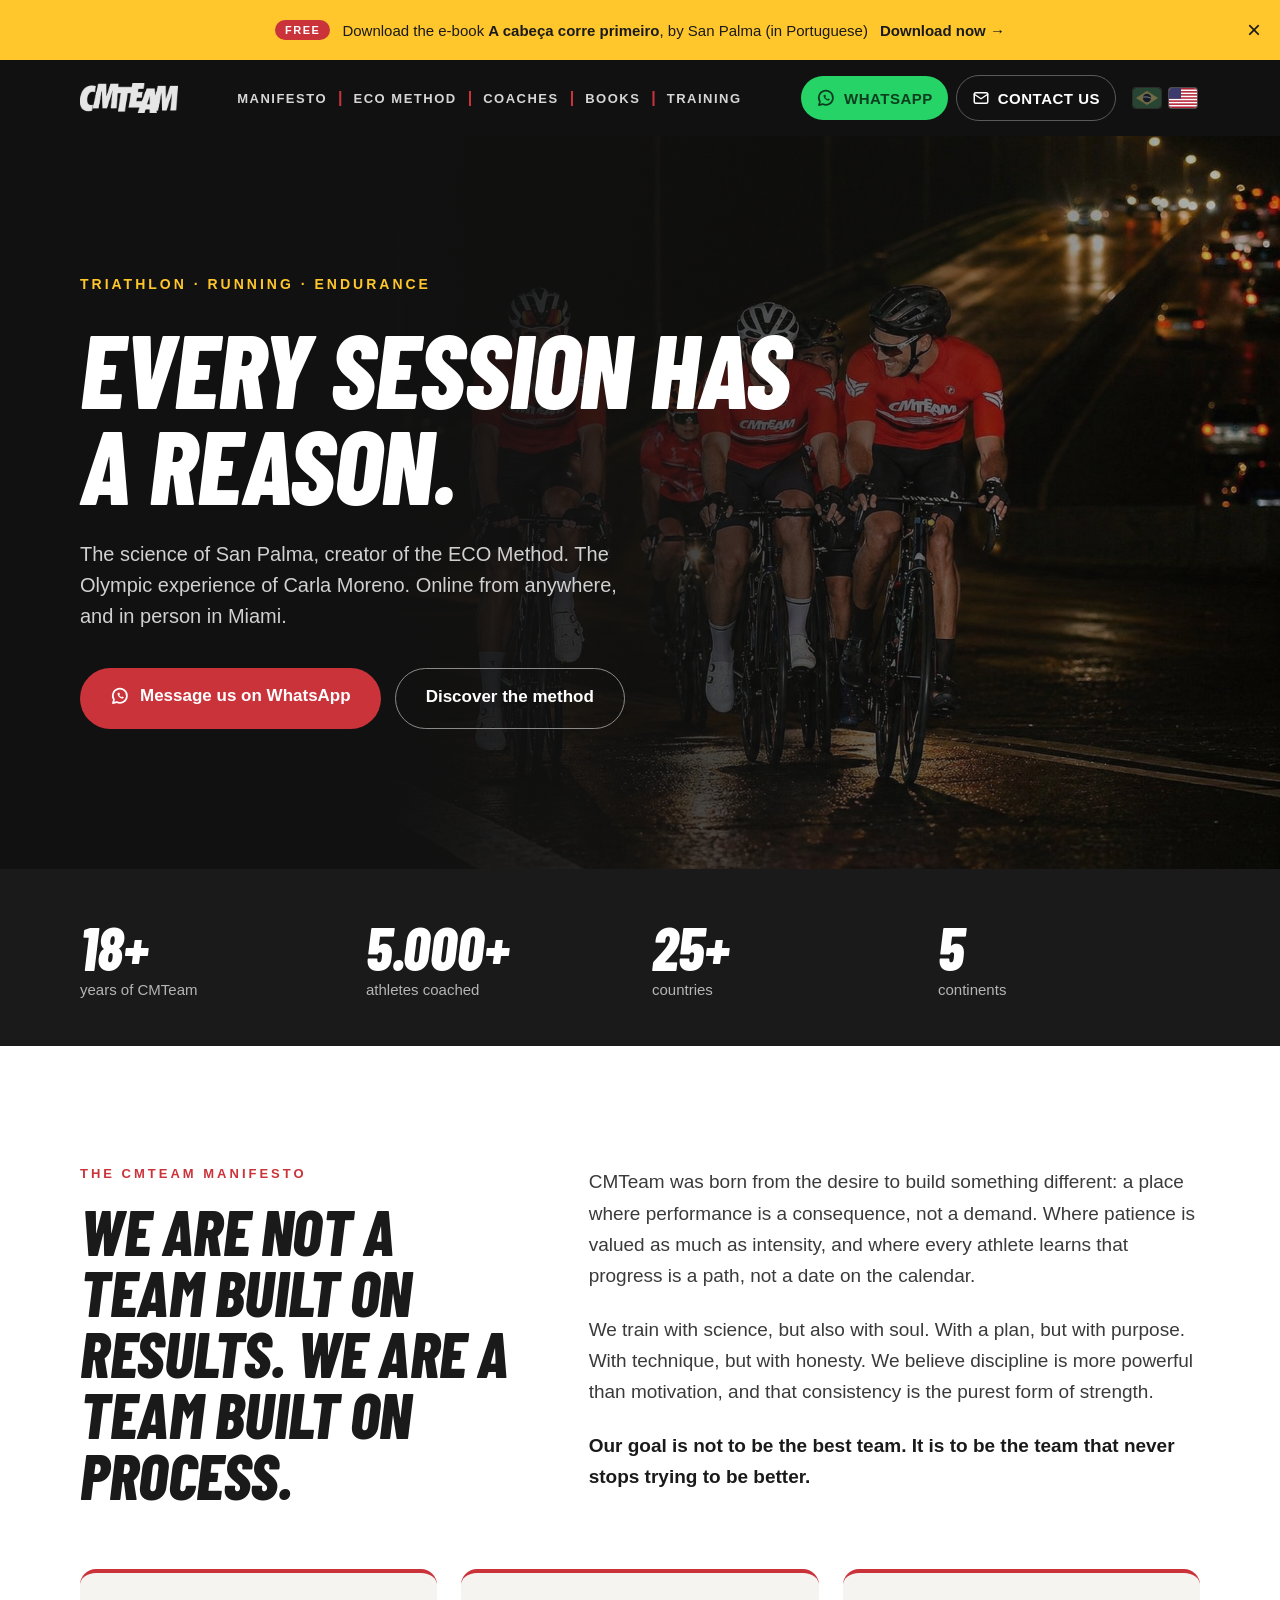
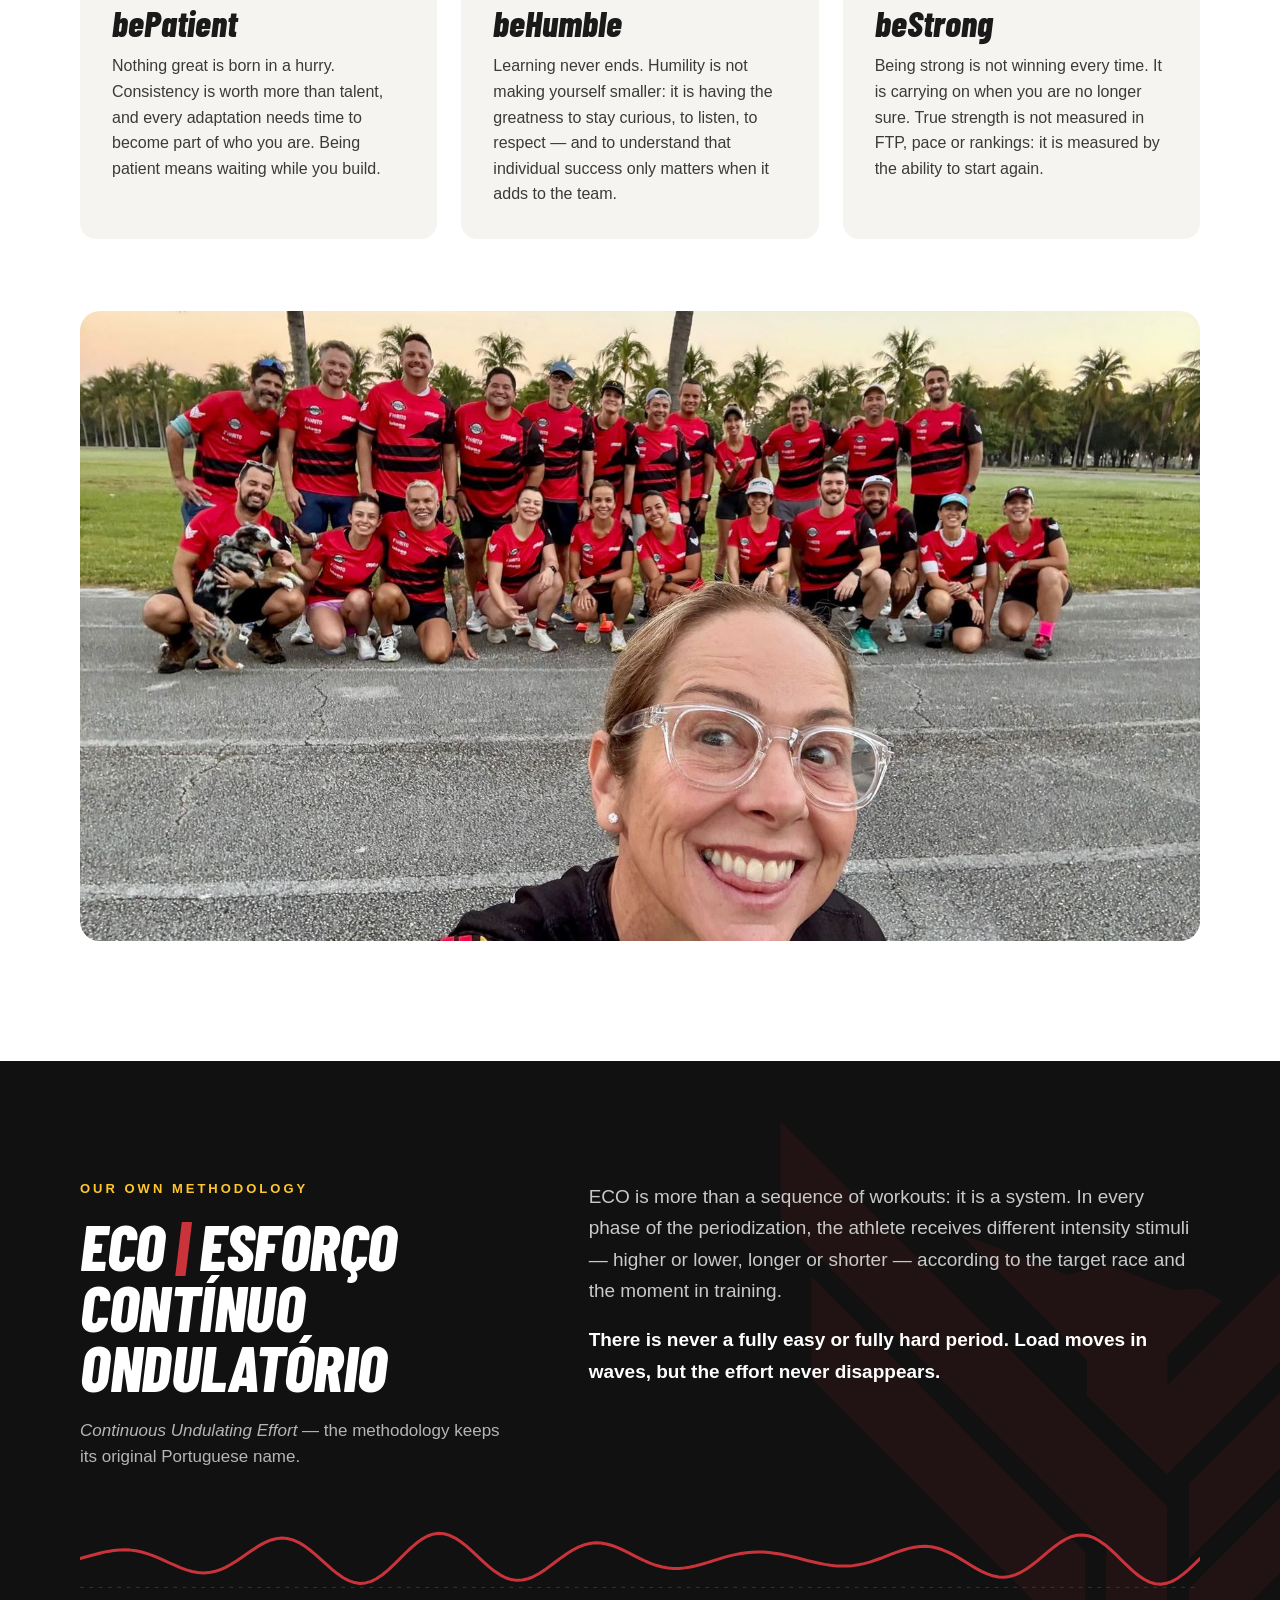
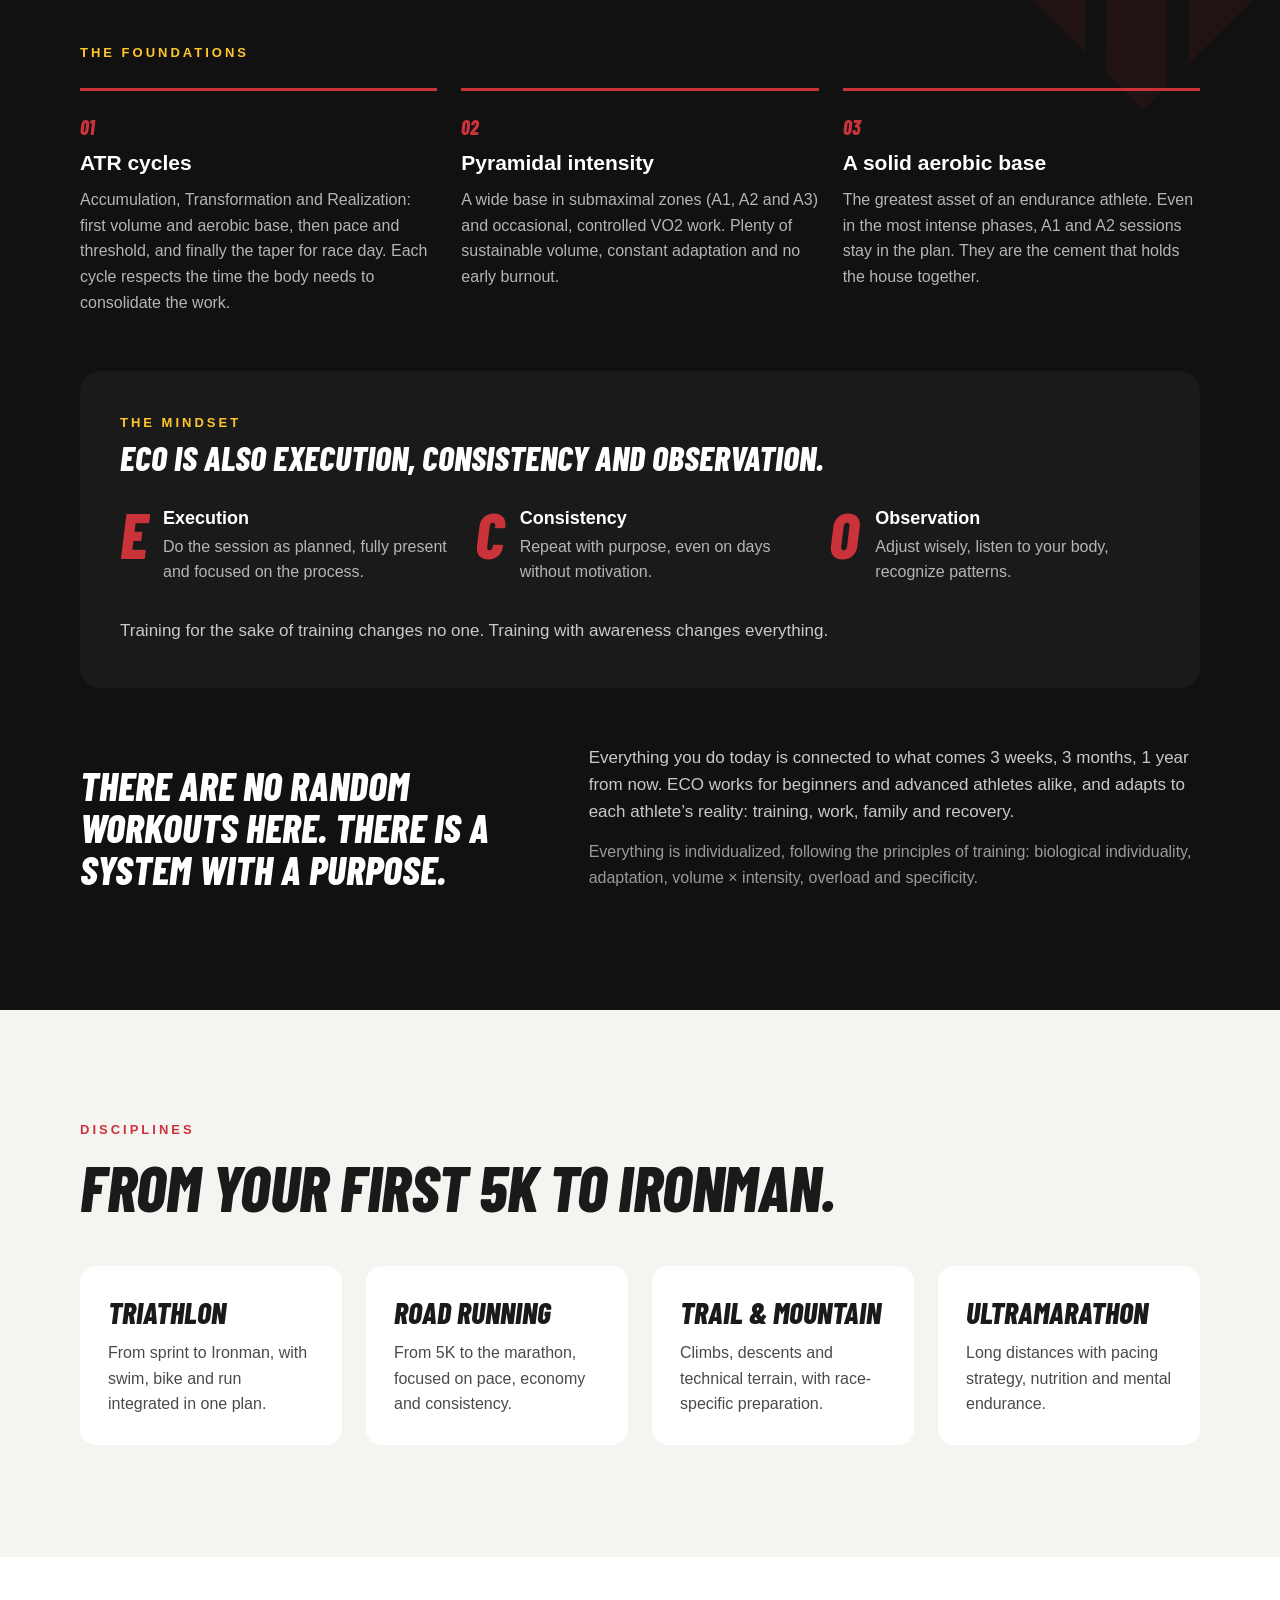
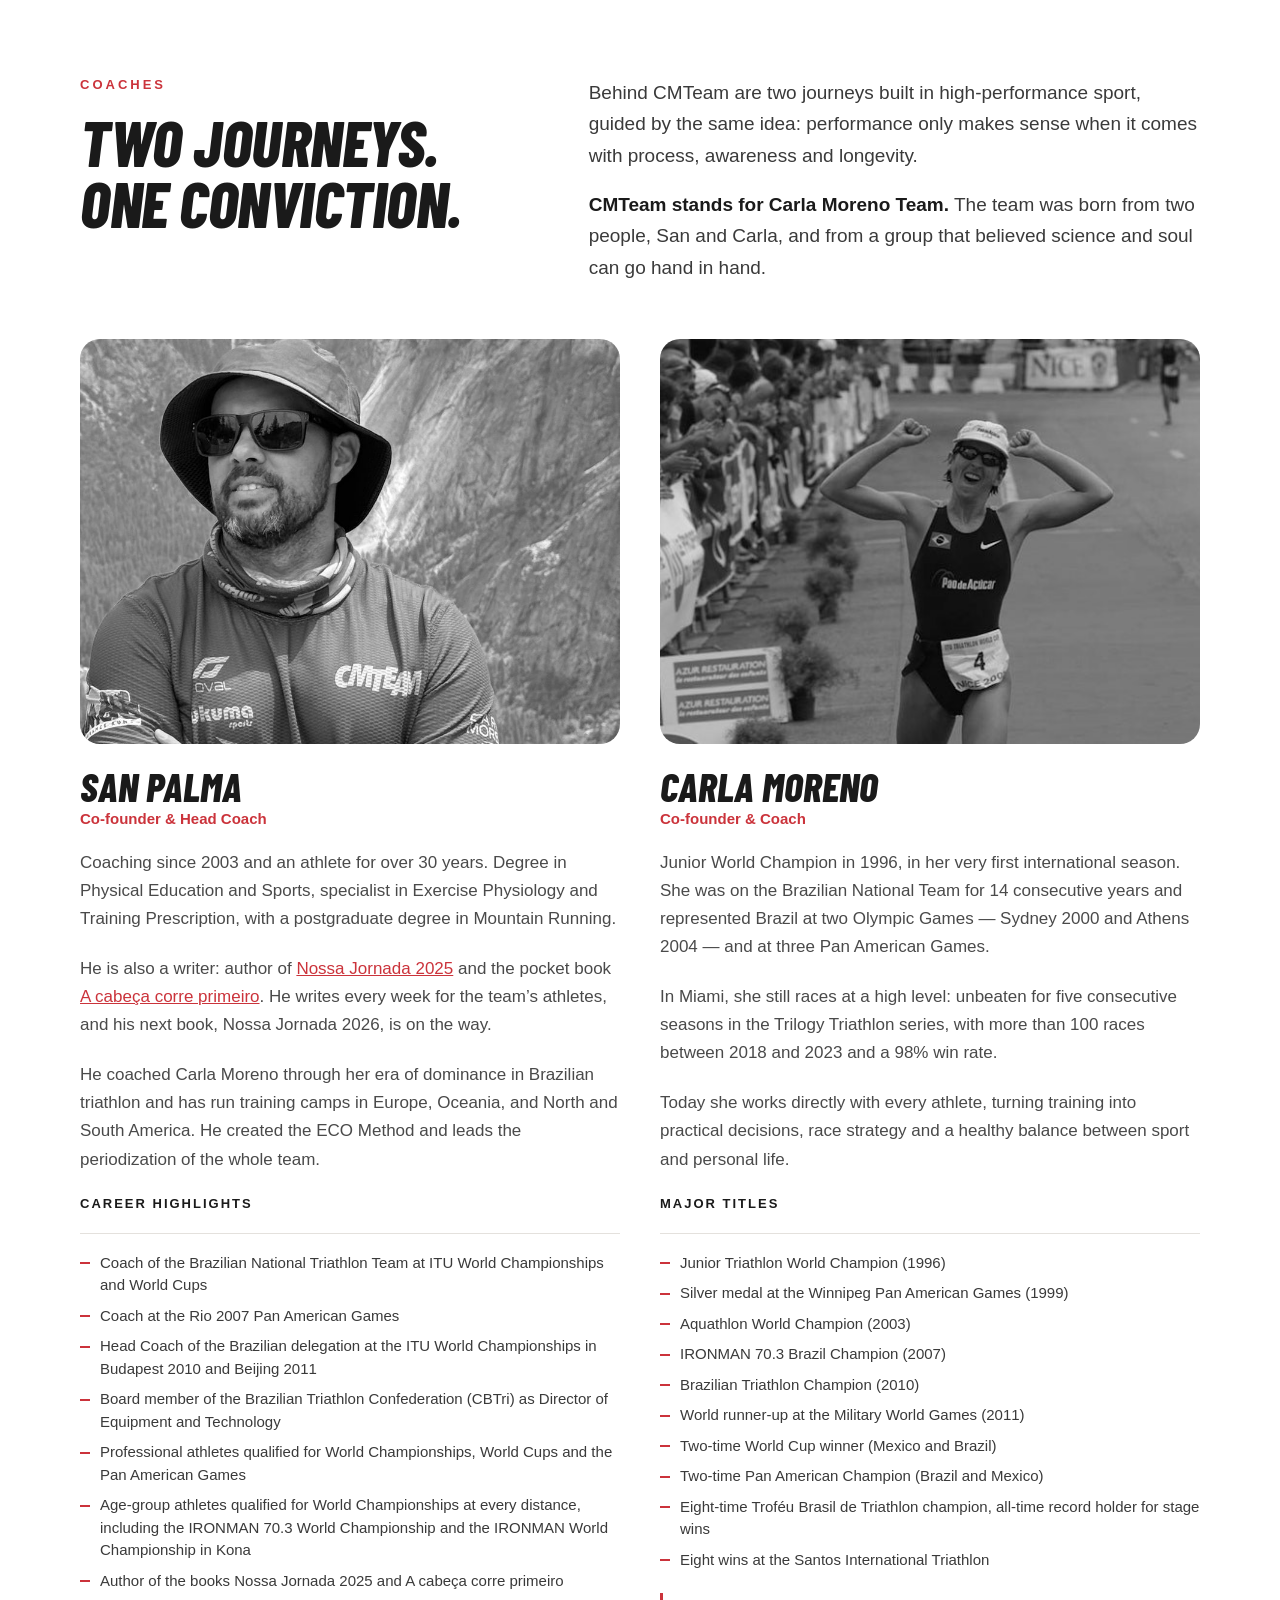
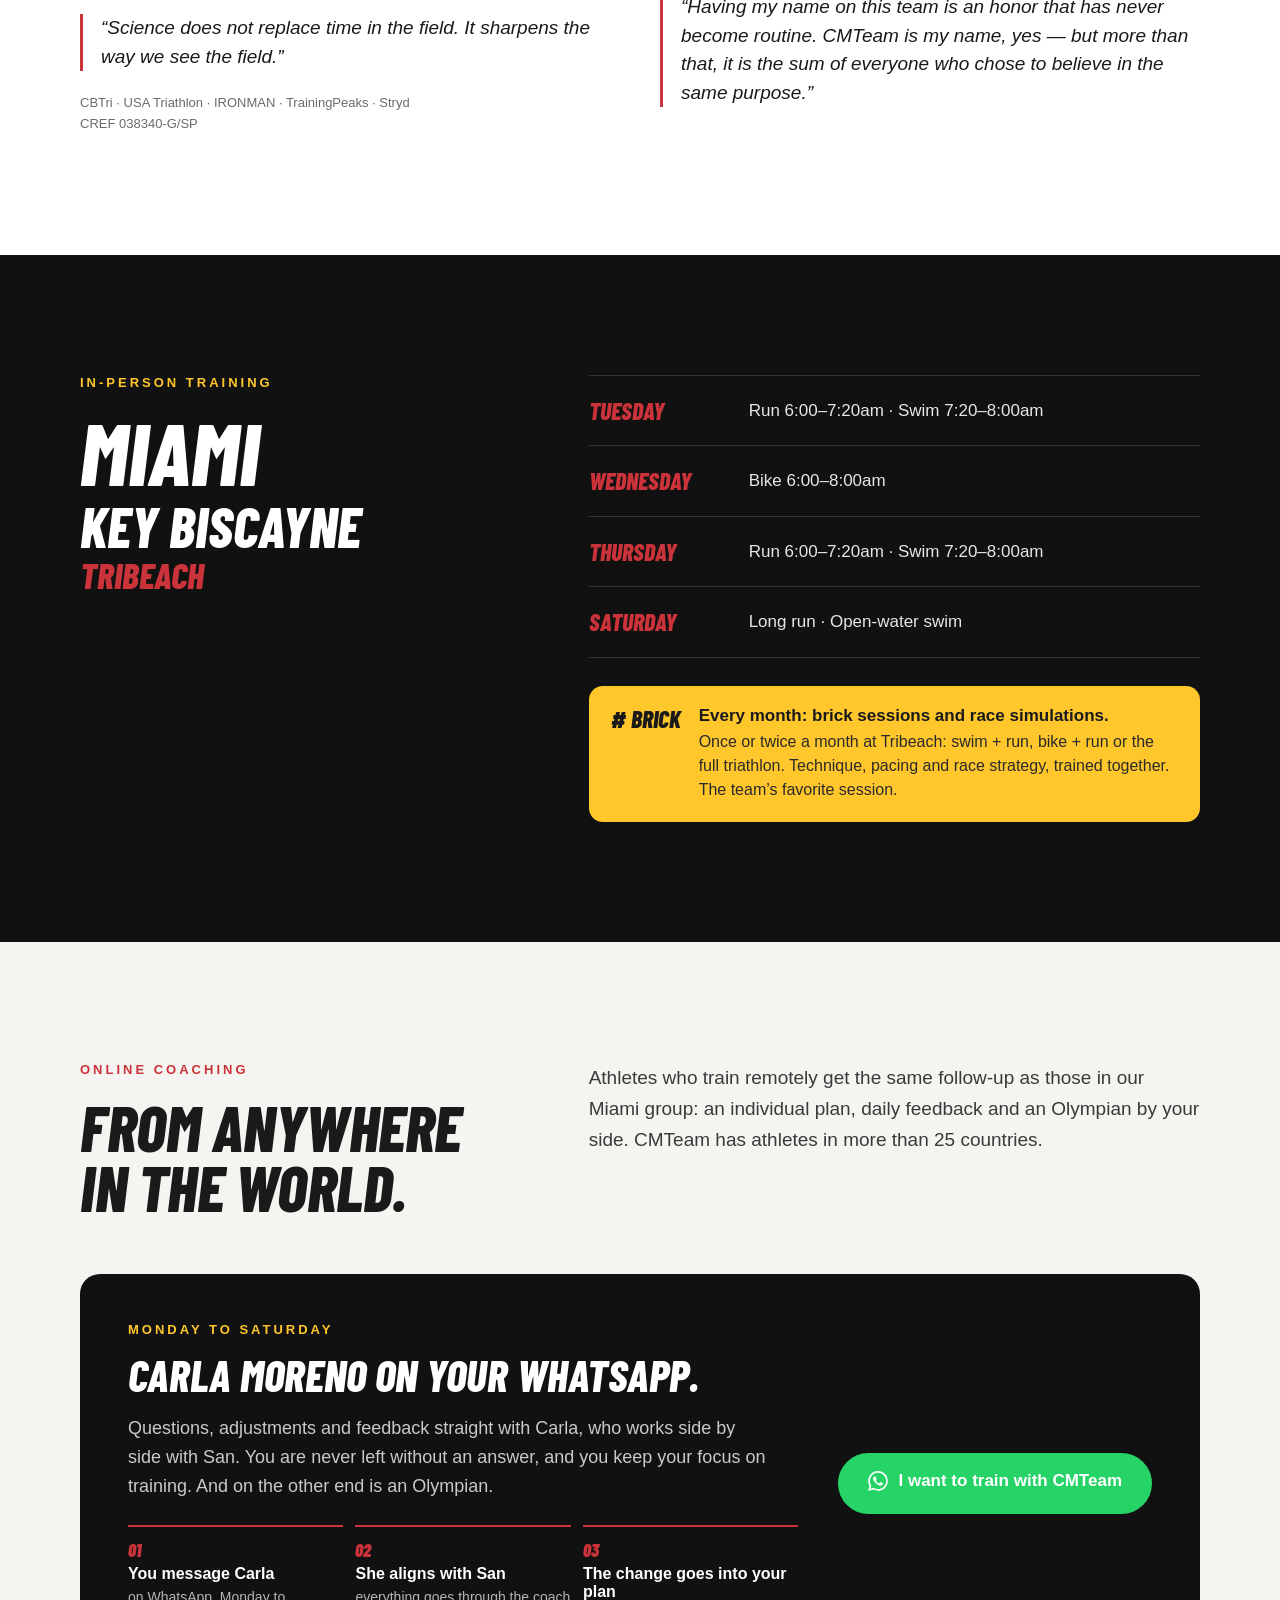
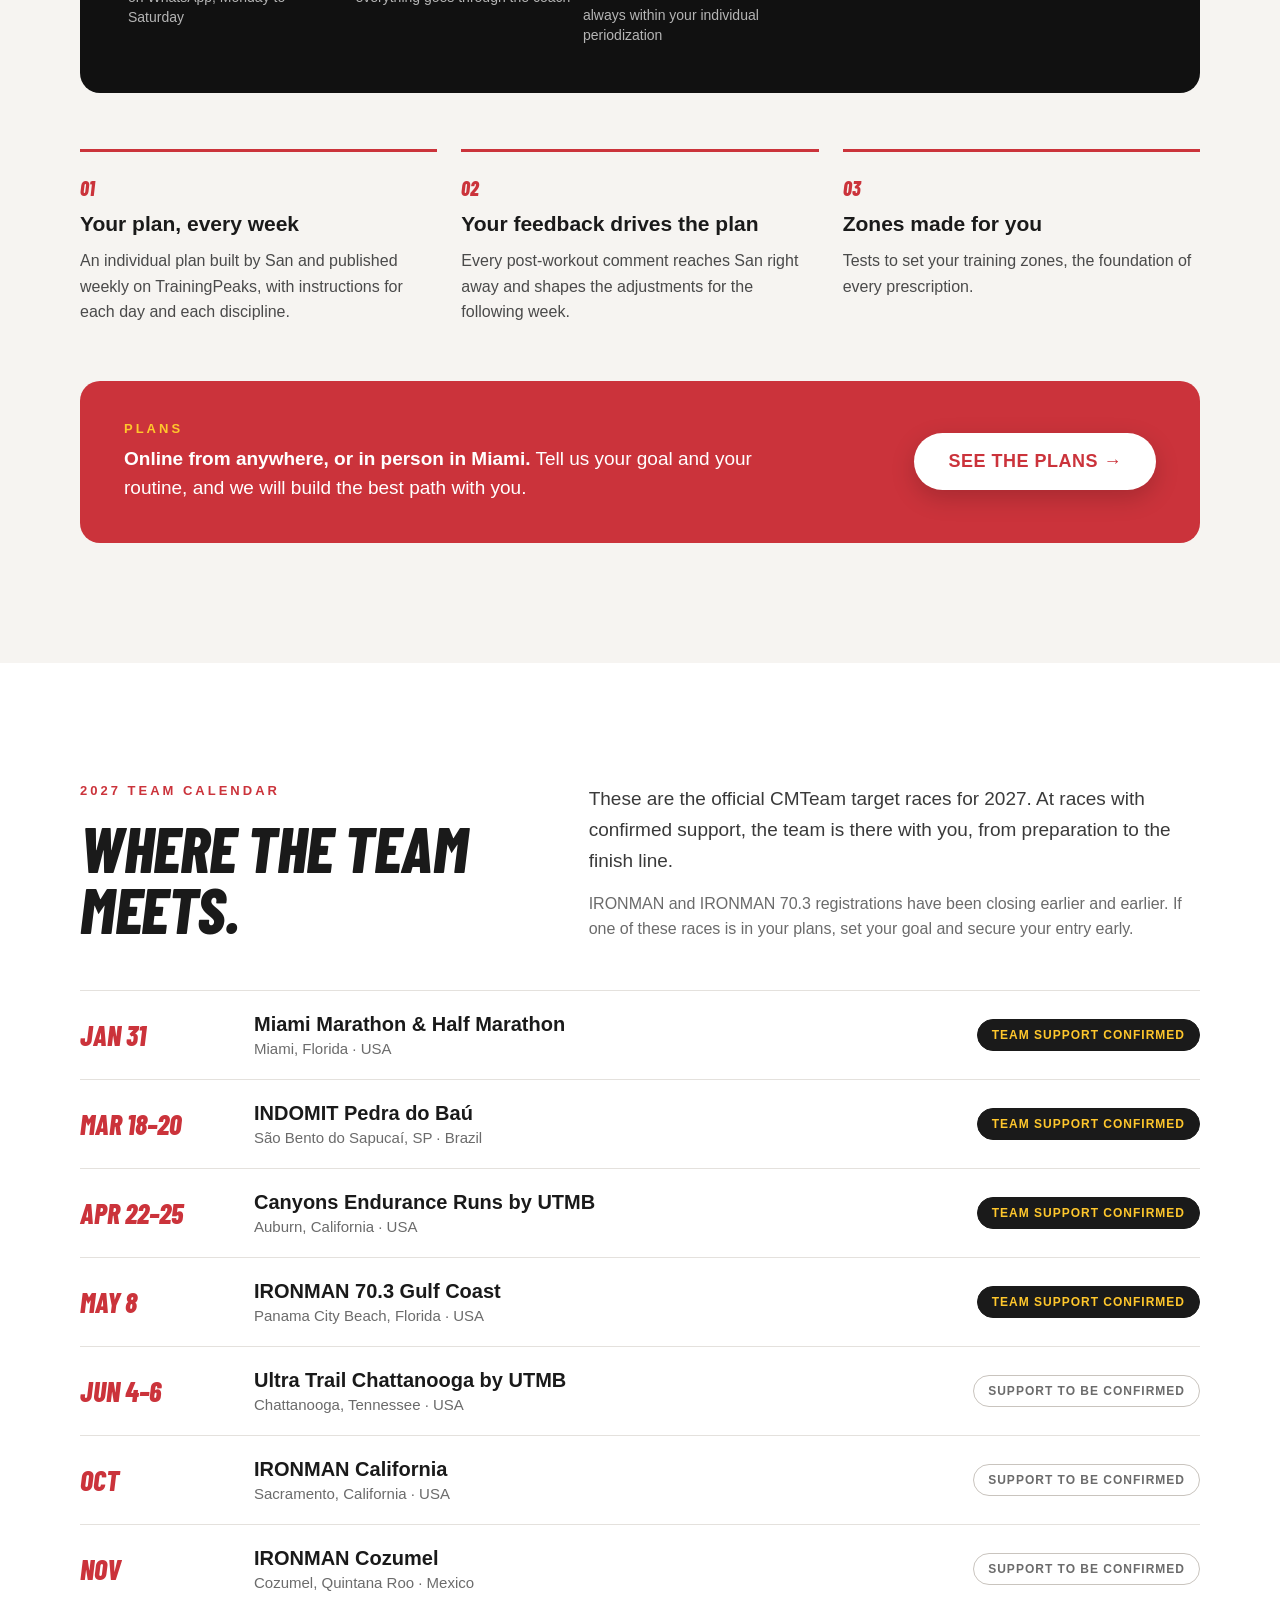
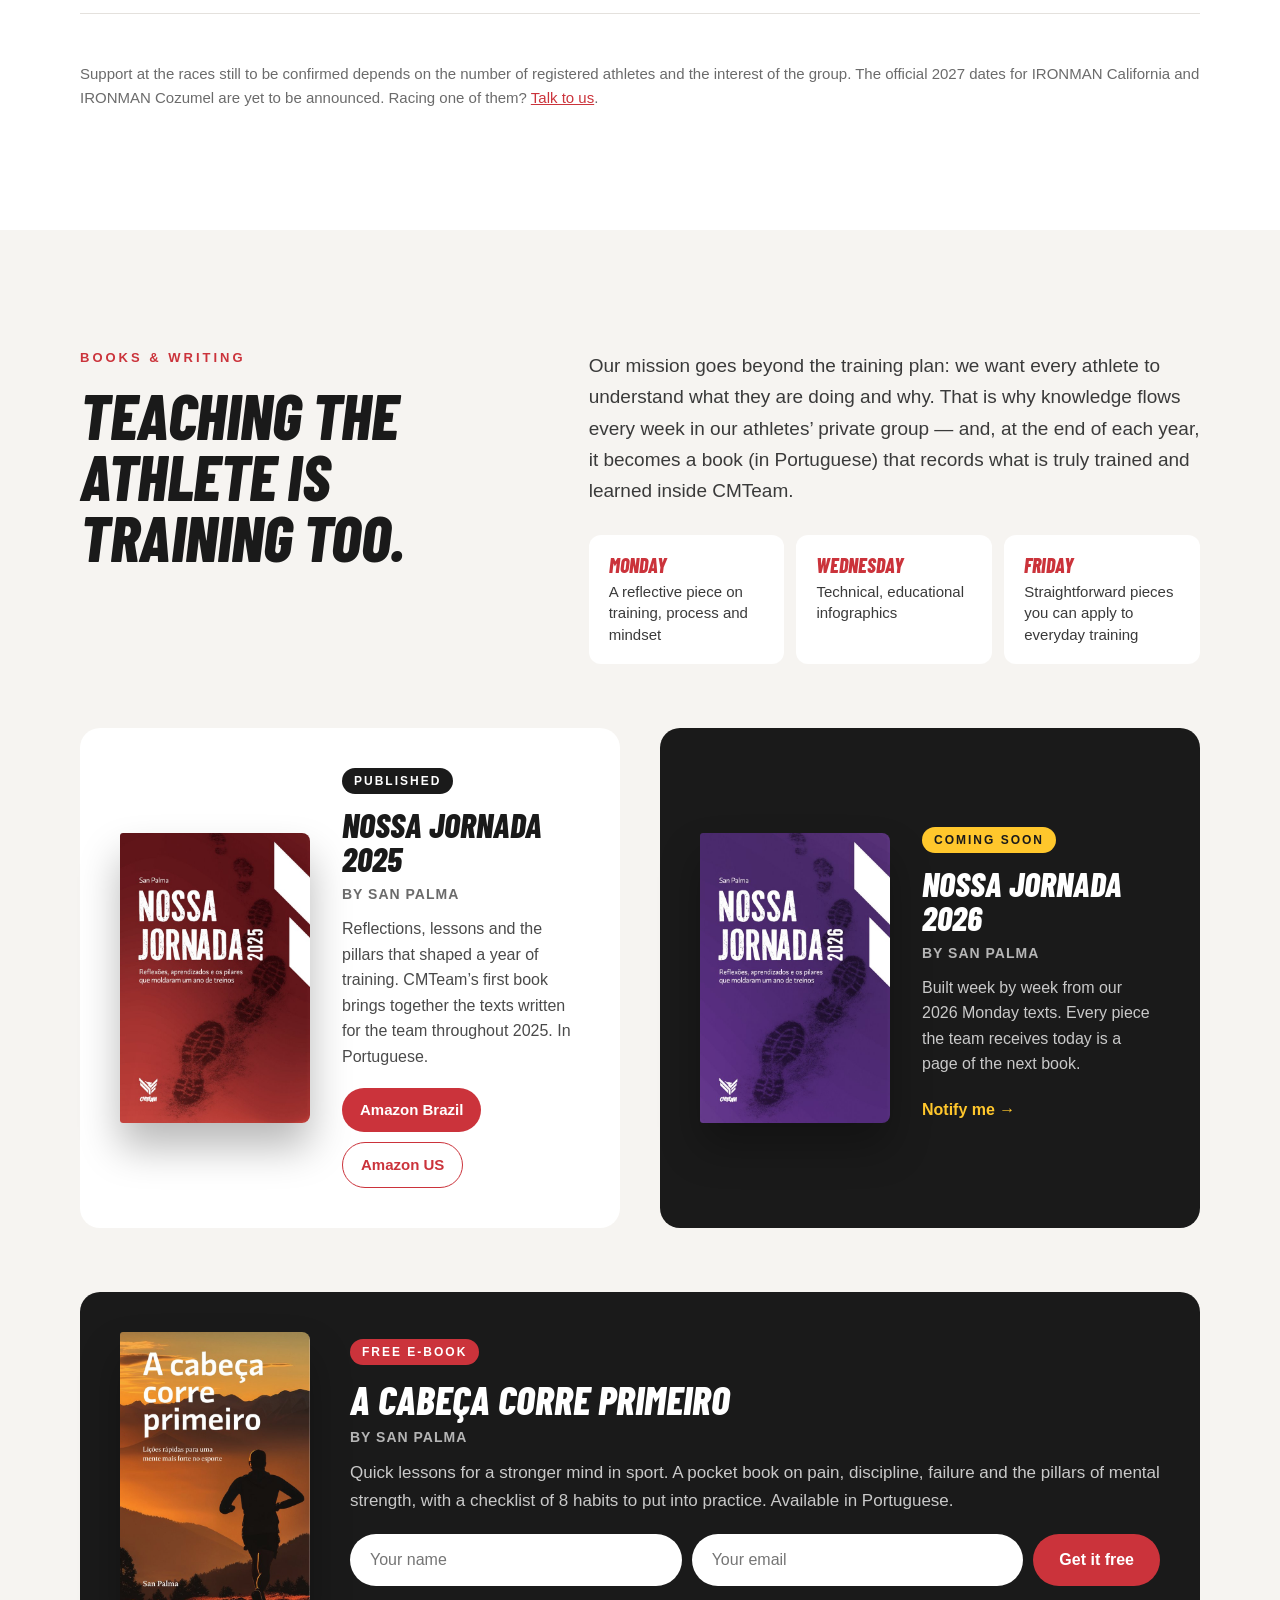
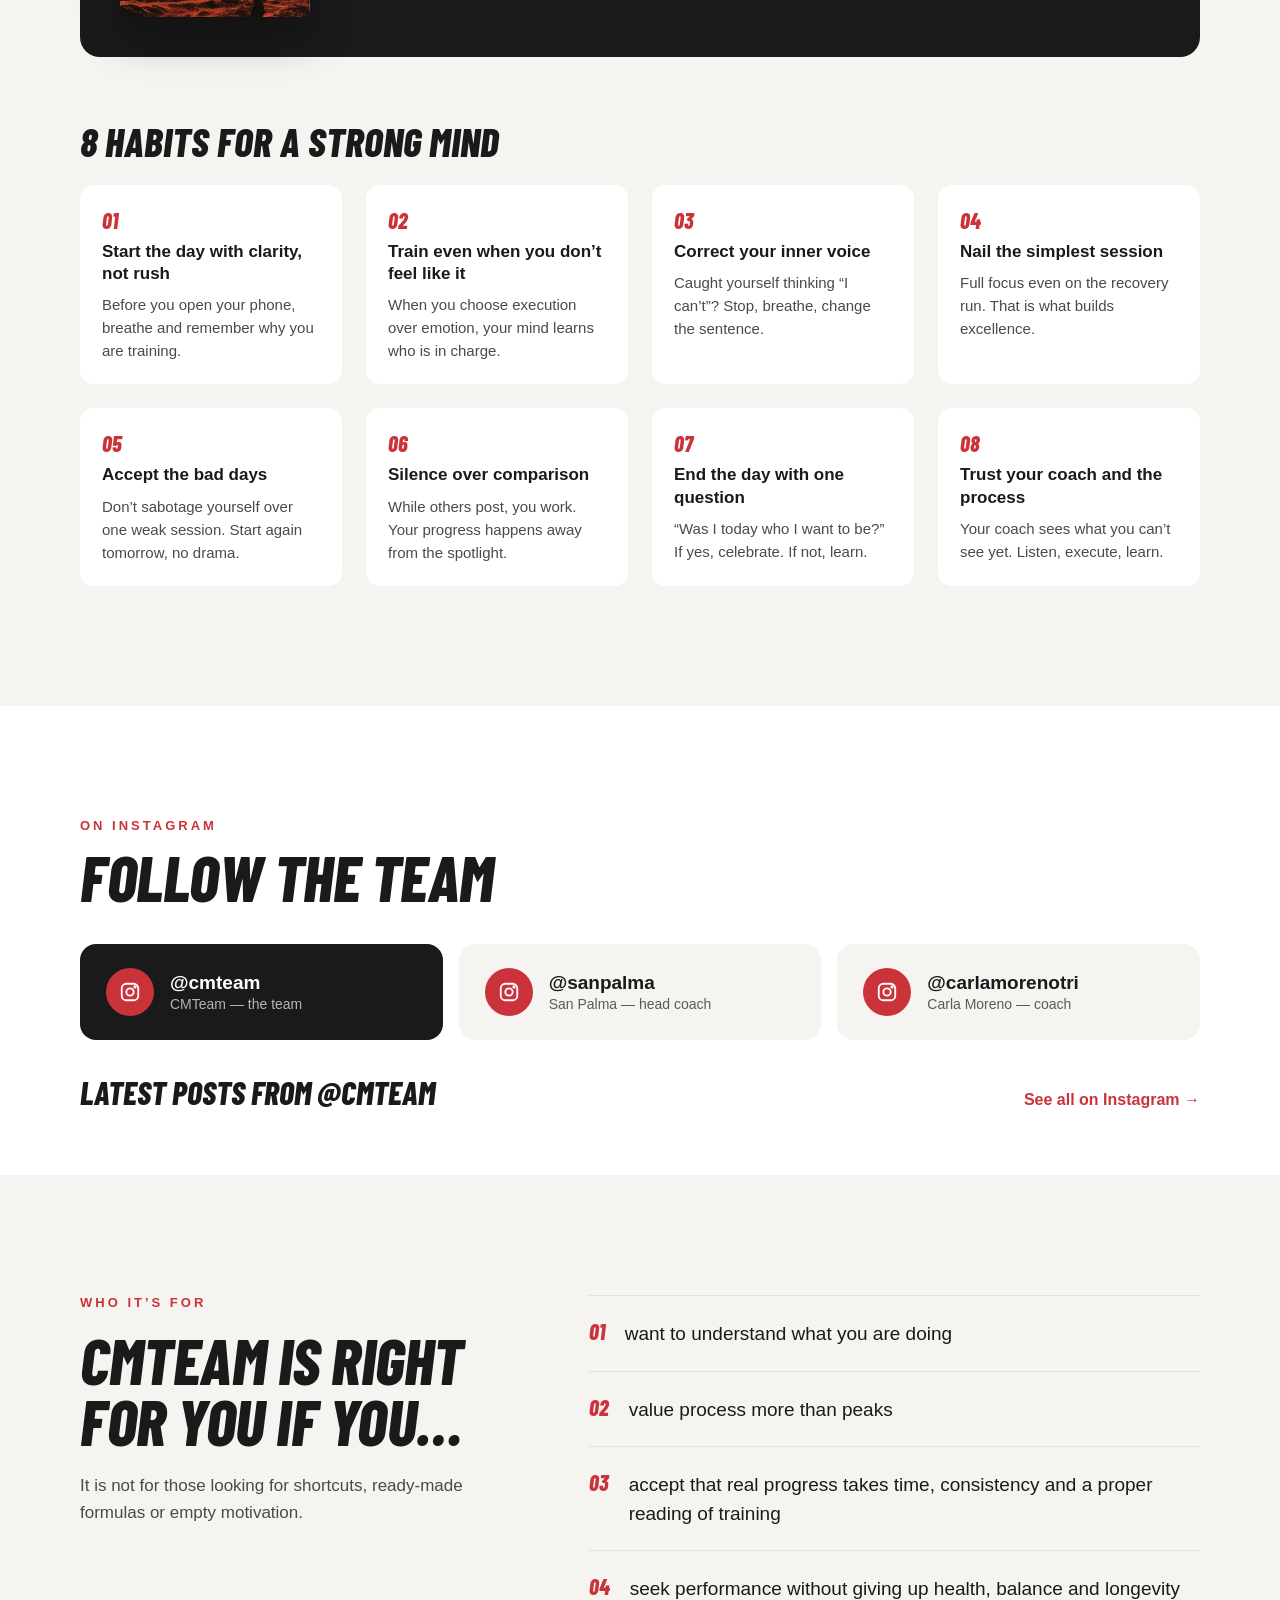
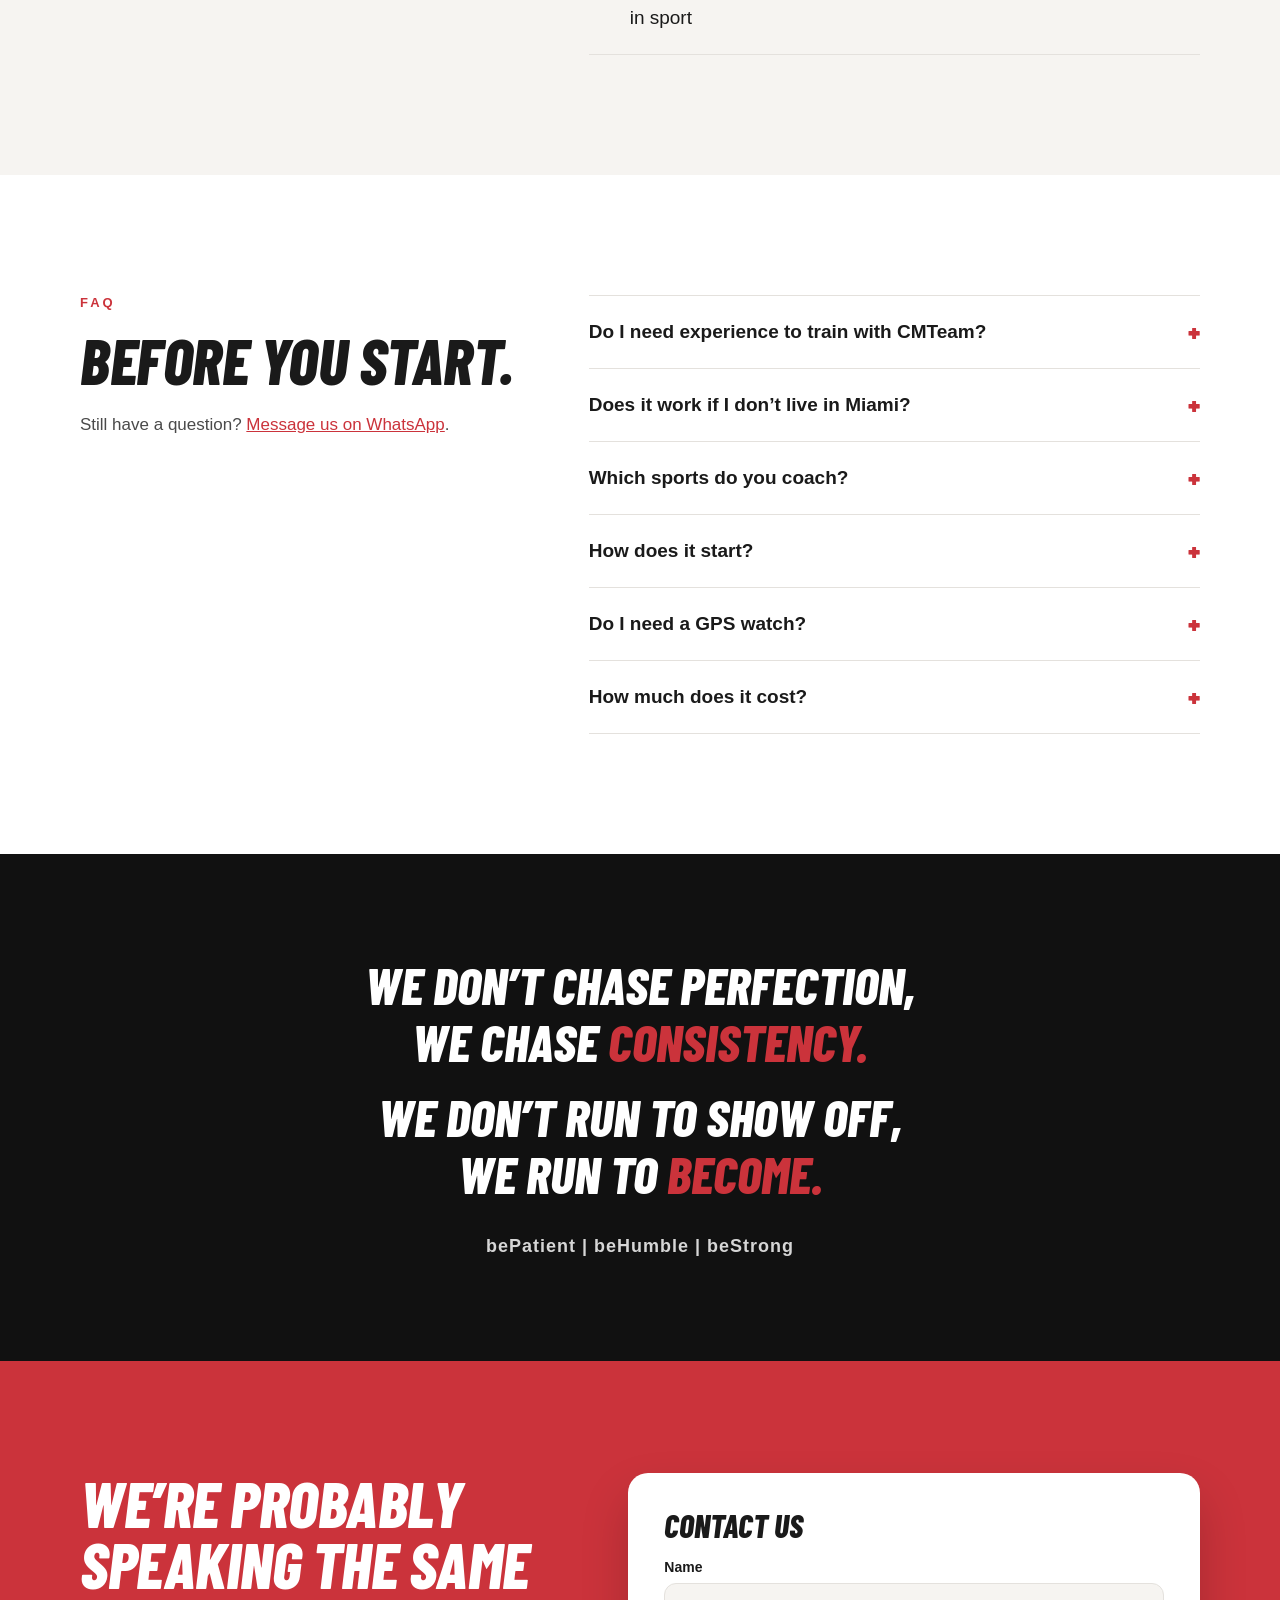
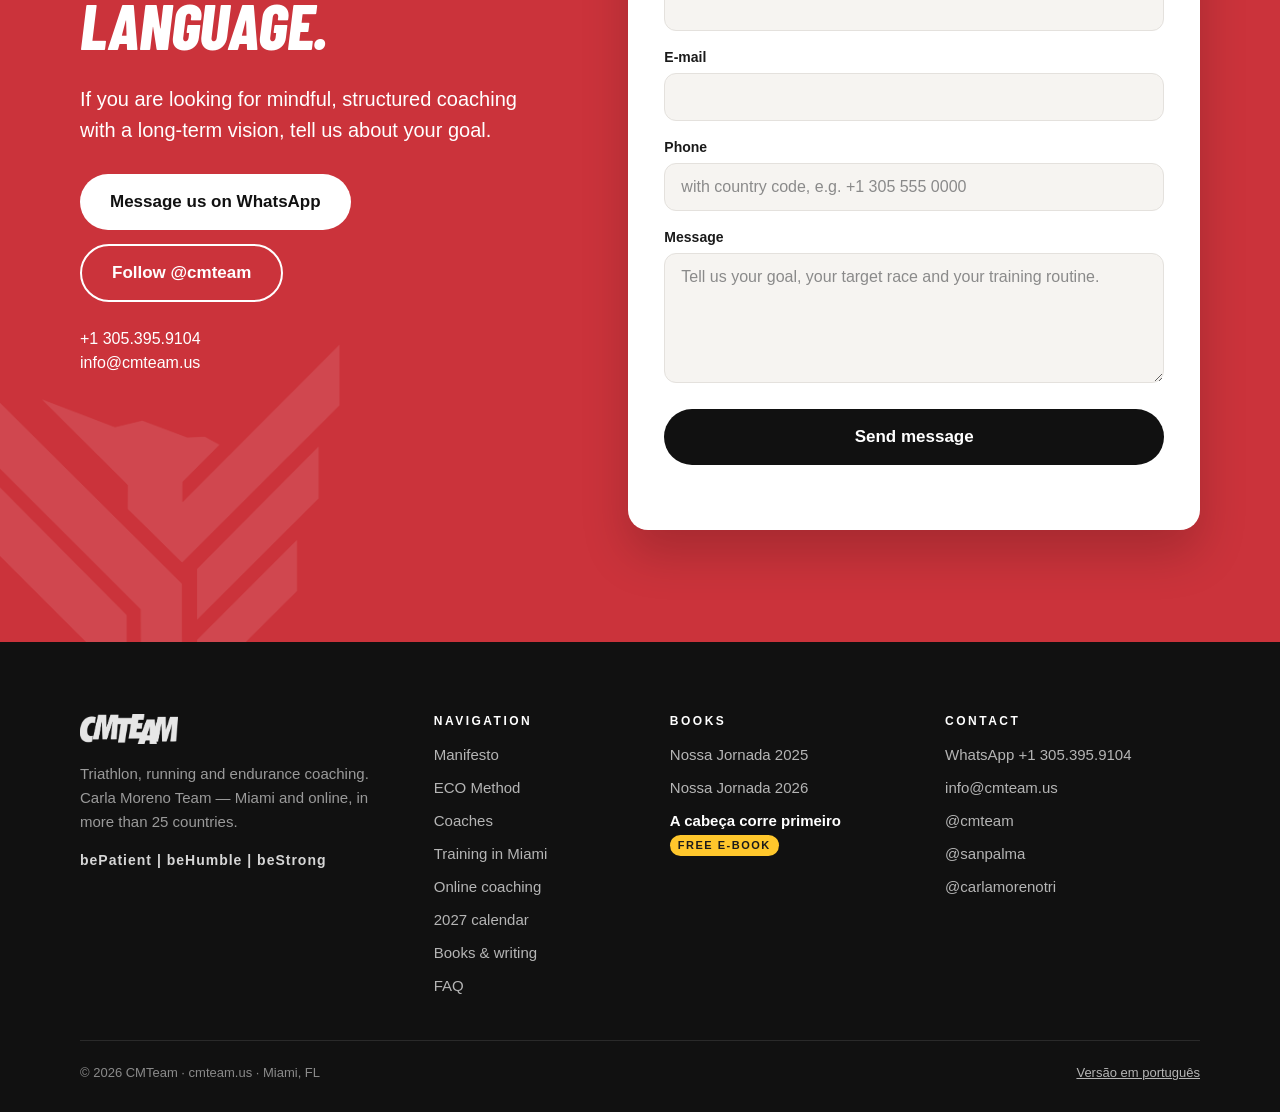
<file: en/index.html>
<!doctype html>
<html lang="en">
<head>
<meta charset="utf-8">
<meta name="viewport" content="width=device-width, initial-scale=1">
<title>CMTeam — Triathlon & Running Coaching | Online and Miami</title>
<meta name="description" content="Triathlon, running and trail coaching that brings together the science of San Palma, creator of the ECO Method, and the Olympic experience of Carla Moreno. An individual plan on TrainingPeaks and daily WhatsApp support. Online from anywhere, and in person in Miami.">
<link rel="canonical" href="https://cmteam.us/en/">
<link rel="alternate" hreflang="pt-BR" href="https://cmteam.us/">
<link rel="alternate" hreflang="en" href="https://cmteam.us/en/">
<link rel="alternate" hreflang="x-default" href="https://cmteam.us/">
<meta name="theme-color" content="#111111">
<link rel="icon" type="image/png" sizes="32x32" href="../img/favicon-32.png?v=3">
<link rel="apple-touch-icon" href="../img/apple-touch-icon.png?v=3">
<meta property="og:type" content="website">
<meta property="og:site_name" content="CMTeam">
<meta property="og:locale" content="en_US">
<meta property="og:url" content="https://cmteam.us/en/">
<meta property="og:title" content="CMTeam — Every session has a reason.">
<meta property="og:description" content="Triathlon, running and trail coaching that brings together the science of San Palma, creator of the ECO Method, and the Olympic experience of Carla Moreno. An individual plan on TrainingPeaks and daily WhatsApp support. Online from anywhere, and in person in Miami.">
<meta property="og:image" content="https://cmteam.us/img/og-cmteam.jpg">
<meta property="og:image:width" content="1200">
<meta property="og:image:height" content="630">
<meta name="twitter:card" content="summary_large_image">
<script type="application/ld+json">{"@context": "https://schema.org", "@type": "SportsOrganization", "name": "CMTeam", "alternateName": "Carla Moreno Team", "url": "https://cmteam.us", "logo": "https://cmteam.us/img/icon-512.png", "image": "https://cmteam.us/img/og-cmteam.jpg", "description": "Triathlon, running and trail coaching that brings together the science of San Palma, creator of the ECO Method, and the Olympic experience of Carla Moreno. An individual plan on TrainingPeaks and daily WhatsApp support. Online from anywhere, and in person in Miami.", "sport": ["Triathlon", "Running", "Trail running"], "telephone": "+1-305-395-9104", "email": "info@cmteam.us", "areaServed": "Worldwide", "knowsLanguage": ["pt-BR", "en"], "founder": [{"@type": "Person", "name": "Carla Moreno", "jobTitle": "Co-founder & Coach", "sameAs": ["https://instagram.com/carlamorenotri"]}, {"@type": "Person", "name": "San Palma", "jobTitle": "Co-founder & Head Coach", "sameAs": ["https://instagram.com/sanpalma"]}], "sameAs": ["https://instagram.com/cmteam"], "address": {"@type": "PostalAddress", "addressLocality": "Miami", "addressRegion": "FL", "addressCountry": "US"}}</script>
<link rel="preconnect" href="https://fonts.googleapis.com">
<link href="https://fonts.googleapis.com/css2?family=Barlow+Condensed:ital,wght@0,700;0,800;1,800;1,900&amp;display=swap" rel="stylesheet">
<style>
body{margin:0;font-family:Arial,Helvetica,sans-serif;background:#FFFFFF;color:#1A1A1A;-webkit-font-smoothing:antialiased}
a{color:#CB333B}a:hover{color:#F9423A}
.ver-planos:hover{background:#111111 !important;color:#FFFFFF !important}
.cal-list{display:flex;flex-direction:column;border-top:1px solid #E4E1DD}.cal-race{display:grid;grid-template-columns:150px minmax(0,1fr) auto;gap:24px;align-items:center;padding:22px 0;border-bottom:1px solid #E4E1DD}.rdate{font-size:28px;color:#CB333B;line-height:1}.rname{font-size:20px;font-weight:700;color:#1A1A1A}.rloc{font-size:15px;color:#6B6B6B;margin-top:4px}.rpill{font-size:12px;font-weight:700;letter-spacing:1px;text-transform:uppercase;padding:8px 14px;border-radius:999px;border:1.5px solid #C9C4BE;color:#6B6B6B;white-space:nowrap}.rpill.ok{background:#1A1A1A;border-color:#1A1A1A;color:#FFC72C}
.flow{margin:8px 0 0;padding:0;list-style:none;display:grid;grid-template-columns:repeat(3,minmax(0,1fr));gap:12px;counter-reset:f;max-width:720px}.flow li{counter-increment:f;border-top:2px solid #CB333B;padding-top:12px;display:flex;flex-direction:column;gap:4px}.flow li:before{content:counter(f,decimal-leading-zero);font-family:"Barlow Condensed",Arial,sans-serif;font-style:italic;font-weight:900;color:#CB333B;font-size:18px}.flow b{font-size:16px;color:#FFFFFF}.flow span{font-size:14px;line-height:1.45;color:#B5B5B5}
.faq{border-top:1px solid #E4E1DD}.faq-i{border-bottom:1px solid #E4E1DD}.faq-i summary{list-style:none;cursor:pointer;display:flex;justify-content:space-between;gap:20px;align-items:center;padding:22px 0;font-size:19px;font-weight:700;line-height:1.4}.faq-i summary::-webkit-details-marker{display:none}.faq-i summary:after{content:"+";font-family:"Barlow Condensed",Arial,sans-serif;font-weight:900;font-size:28px;line-height:1;color:#CB333B;flex-shrink:0;transition:transform .2s}.faq-i[open] summary:after{transform:rotate(45deg)}.faq-i summary:focus-visible{outline:2px solid #CB333B;outline-offset:4px}.faq-i p{margin:0;padding:0 40px 24px 0;font-size:17px;line-height:1.65;color:#4A4A4A}
.feats{margin:0;padding:0;list-style:none;display:flex;flex-direction:column;gap:8px;border-top:1px solid #E4E1DD;padding-top:18px}.feats li{position:relative;padding-left:20px;font-size:15px;line-height:1.5;color:#3A3A3A}.feats li:before{content:"";position:absolute;left:0;top:.7em;width:10px;height:2px;background:#CB333B}.feats-t{font-size:13px;font-weight:700;letter-spacing:2px;text-transform:uppercase;color:#1A1A1A}

.wrap{max-width:1200px;margin:0 auto;padding-left:40px;padding-right:40px;box-sizing:border-box}
.disp{font-family:'Barlow Condensed',Arial,sans-serif;font-weight:800;font-style:italic;text-transform:uppercase}
.g4{display:grid;grid-template-columns:repeat(4,minmax(0,1fr));gap:24px}
.g2{display:grid;grid-template-columns:repeat(2,minmax(0,1fr));gap:40px}
.split{display:grid;grid-template-columns:5fr 7fr;gap:72px;align-items:start}
.split-img{display:grid;grid-template-columns:1fr 1fr;gap:72px;align-items:center}
.navlinks{display:flex;gap:28px;align-items:center}
.hero-title{font-size:104px;line-height:0.92;letter-spacing:-1px}
.sec-title{font-size:64px;line-height:0.95;letter-spacing:-0.5px}
.sched{display:grid;grid-template-columns:160px 1fr;gap:0}
.g3{display:grid;grid-template-columns:repeat(3,minmax(0,1fr));gap:24px}
.g6{display:grid;grid-template-columns:repeat(6,minmax(0,1fr));gap:12px}
.bookrow{display:flex;gap:32px;align-items:center}
.navlinks{gap:11px}
.navlinks a{white-space:nowrap;color:#D6D6D6;text-decoration:none;font-size:13px;font-weight:700;letter-spacing:1.5px;text-transform:uppercase;padding:12px 0}
.navlinks a:hover{color:#FFFFFF}
.navsep{color:#CB333B;font-weight:700}
.hdr-cta>a{white-space:nowrap;text-transform:uppercase;letter-spacing:.5px;font-size:13px}
.totop{position:fixed;right:20px;bottom:20px;z-index:50;width:52px;height:52px;border-radius:999px;background:#CB333B;color:#FFFFFF;display:flex;align-items:center;justify-content:center;box-shadow:0 8px 24px rgba(0,0,0,.3);opacity:0;pointer-events:none;transform:translateY(12px);transition:opacity .25s,transform .25s}
.totop.show{opacity:1;pointer-events:auto;transform:none}
@media (max-width:1100px){.hdr-cta>a{padding:0 14px}.hdr-cta>a span{display:none}.navlinks{gap:8px}.navlinks a{letter-spacing:.5px;font-size:12px}}
.totop:hover{background:#F9423A;color:#FFFFFF}
.site-hdr{position:sticky;top:0;z-index:40;transition:transform .3s ease}
.site-hdr.hide{transform:translateY(-100%)}
section[id],#formulario{scroll-margin-top:24px}
.races{background:#161616;border-top:1px solid #262626}
.races-label{flex-shrink:0;font-size:12px;font-weight:700;letter-spacing:2.5px;text-transform:uppercase;color:#FFC72C}
.races-list{display:flex;flex-wrap:wrap;gap:6px 12px;font-size:15px;color:#D6D6D6}
.races-list .dot{color:#CB333B;font-weight:700}
.foot{display:grid;grid-template-columns:1.6fr 1fr 1.2fr 1.3fr;gap:40px}
.foot-brand{display:flex;flex-direction:column;gap:18px}
.foot-col{display:flex;flex-direction:column;gap:4px}
.foot-h{font-size:12px;font-weight:700;letter-spacing:2.5px;text-transform:uppercase;color:#FFFFFF;margin-bottom:8px}
.foot-col a{color:#B5B5B5;text-decoration:none;font-size:15px;padding:6px 0}
.foot-col a:hover{color:#FFFFFF}
.transicao{grid-column:2;margin-top:-44px;background:#FFC72C;color:#1A1A1A;border-radius:14px;padding:20px 22px;display:flex;gap:18px;align-items:flex-start}
.transicao-tag{flex-shrink:0;font-family:'Barlow Condensed',Arial,sans-serif;font-weight:800;font-style:italic;text-transform:uppercase;font-size:24px;line-height:1.1;color:#1A1A1A}
.transicao strong{display:block;font-size:17px;margin-bottom:4px}
.transicao span{font-size:16px;line-height:1.5;color:#2A2A2A}
.promo{background:#FFC72C;color:#1A1A1A;position:relative}
.promo-link{display:flex;align-items:center;justify-content:center;gap:12px;min-height:44px;padding:8px 52px;color:#1A1A1A;text-decoration:none;font-size:15px;text-align:center;flex-wrap:wrap}
.promo-link:hover{color:#1A1A1A}
.promo-link:hover .promo-cta{text-decoration:underline}
.promo-tag{background:#CB333B;color:#FFFFFF;font-size:11px;font-weight:700;letter-spacing:1.5px;text-transform:uppercase;padding:4px 10px;border-radius:999px}
.promo-cta{font-weight:700}
.promo-x{position:absolute;right:8px;top:50%;transform:translateY(-50%);width:36px;height:36px;border:0;background:transparent;font-size:24px;line-height:1;color:#1A1A1A;cursor:pointer;border-radius:999px}
.promo-x:hover{background:rgba(0,0,0,.08)}
.foot-free{color:#FFFFFF !important;font-weight:700}
.free-badge{display:block;width:fit-content;margin-top:6px;line-height:1.3;background:#FFC72C;color:#1A1A1A;font-size:11px;font-weight:700;letter-spacing:1.5px;text-transform:uppercase;padding:3px 8px;border-radius:999px;flex-shrink:0}
#ebook{scroll-margin-top:24px}
.langsw{display:flex;align-items:center;gap:2px;margin-left:6px}
.langsw a{display:flex;align-items:center;justify-content:center;width:34px;height:44px;border-radius:8px;opacity:.45;filter:grayscale(.6);transition:opacity .2s,filter .2s}
.langsw a:hover{opacity:1;filter:none}
.langsw a.on{opacity:1;filter:none}
@media (max-width:340px){.site-hdr .wrap{padding-left:12px;padding-right:12px}.hdr-cta{gap:4px}.hdr-cta>a{padding:0 10px !important}.langsw a{width:28px !important}}
@media (max-width:380px){.site-hdr img{height:24px !important}.hdr-cta>a{padding:0 12px !important}.langsw a{width:32px}}
.flag{width:28px;height:20px;display:block;border-radius:3px;box-shadow:0 0 0 1px rgba(255,255,255,.25)}
.hdr-cta{display:flex;gap:8px;align-items:center}
.hdr-cta>a{display:flex;align-items:center;gap:8px;min-height:44px;padding:0 15px;border-radius:999px;font-size:15px;font-weight:700;text-decoration:none}
.btn-wa{background:#25D366;color:#0B3D1F}
.btn-wa:hover{background:#3BE07A;color:#0B3D1F}
.btn-form{background:transparent;color:#FFFFFF;border:1.5px solid #5A5A5A}
.btn-form:hover{border-color:#FFFFFF;color:#FFFFFF}
.closing{font-size:52px;line-height:1.02}
.loc{line-height:0.95}.loc1{font-size:88px}.loc2{font-size:56px}.loc3{font-size:36px}
.freebook{background:#1A1A1A;border-radius:20px;padding:40px;display:flex;gap:40px;align-items:center}
.bookform{display:flex;flex-direction:column;gap:8px;margin-top:6px}
.bookform-row{display:flex;gap:10px;flex-wrap:wrap}
.bookform input{flex:1 1 180px;font:inherit;font-size:16px;color:#1A1A1A;background:#FFFFFF;border:0;border-radius:999px;padding:0 20px;min-height:52px;box-sizing:border-box;min-width:0}
.bookform input:focus{outline:3px solid #FFC72C}
.bookform button{flex:0 0 auto;background:#CB333B;color:#FFFFFF;border:0;border-radius:999px;font:inherit;font-size:16px;font-weight:700;padding:0 26px;min-height:52px;cursor:pointer}
.bookform button:hover{background:#F9423A}
.bookform button:disabled{opacity:.6;cursor:wait}
.bstatus{margin:0;font-size:15px;min-height:1em;color:#FFC72C}
.booklinks{display:flex;gap:10px;flex-wrap:wrap}
.booklinks[hidden],.bookform[hidden]{display:none}
.booklinks a{background:#FFC72C;color:#1A1A1A;text-decoration:none;font-weight:700;font-size:16px;padding:0 22px;min-height:48px;border-radius:999px;display:flex;align-items:center}
.sr{position:absolute;width:1px;height:1px;overflow:hidden;clip:rect(0 0 0 0);white-space:nowrap}
.habits>div{background:#FFFFFF;border-radius:14px;padding:22px;display:flex;flex-direction:column;gap:8px}
.habits .disp{font-size:22px;color:#CB333B}
.habits strong{font-size:17px;line-height:1.3;color:#1A1A1A}
.habits p{margin:0;font-size:15px;line-height:1.55;color:#4A4A4A}
.contact-grid{display:grid;grid-template-columns:5fr 6fr;gap:72px;align-items:start}
.cform{background:#FFFFFF;color:#1A1A1A;border-radius:20px;padding:36px;display:flex;flex-direction:column;gap:8px;box-shadow:0 24px 48px rgba(0,0,0,0.18)}
.cform label{font-size:14px;font-weight:700;color:#1A1A1A;margin-top:10px}
.cform input,.cform textarea{font:inherit;font-size:16px;color:#1A1A1A;background:#F6F4F1;border:1.5px solid #E4E1DD;border-radius:12px;padding:14px 16px;min-height:48px;box-sizing:border-box;width:100%}
.cform textarea{resize:vertical;min-height:130px}
.cform input:focus,.cform textarea:focus{outline:none;border-color:#CB333B;background:#FFFFFF}
.cform ::placeholder{color:#8A8A8A}
.cform button{margin-top:18px;background:#111111;color:#FFFFFF;border:0;border-radius:999px;font:inherit;font-size:17px;font-weight:700;min-height:56px;cursor:pointer}
.cform button:hover{background:#CB333B}
.cform button:disabled{opacity:.6;cursor:wait}
.cstatus{margin:6px 0 0;font-size:15px;min-height:1em}
.cstatus.ok{color:#1E7A3C;font-weight:700}
.cstatus.err{color:#B3261E}
.cstatus a{color:#B3261E}
.igfeed{display:flex;gap:12px;align-items:flex-start}
.igrow{display:flex;gap:12px;min-width:0}
.igpost{position:relative;display:block;min-width:0;border-radius:10px;overflow:hidden;background:#EDEAE6}
.igpost img{width:100%;height:100%;object-fit:contain;display:block;transition:transform .4s ease}
.igpost:hover img{transform:scale(1.04)}
.igtag{position:absolute;top:8px;right:10px;color:#FFFFFF;font-size:15px;text-shadow:0 1px 4px rgba(0,0,0,.6)}
.bookcover{flex-shrink:0;width:190px;height:auto;border-radius:3px 8px 8px 3px;box-shadow:0 24px 40px rgba(0,0,0,0.28);display:block}
.book{flex-shrink:0;width:190px;aspect-ratio:3 / 4.4;border-radius:3px 10px 10px 3px;box-shadow:0 24px 40px rgba(0,0,0,0.22),inset 6px 0 0 rgba(0,0,0,0.18);box-sizing:border-box;padding:22px 18px 18px 26px;display:flex;flex-direction:column;justify-content:space-between}
@media (max-width:900px){
.wrap{padding-left:20px;padding-right:20px}
.g4{grid-template-columns:repeat(2,minmax(0,1fr));gap:16px}
.g2,.split,.split-img{grid-template-columns:minmax(0,1fr);gap:32px}
.navlinks{display:none}
.hero-title{font-size:58px}
.sec-title{font-size:42px}
.sched{grid-template-columns:110px 1fr}
.g3{grid-template-columns:minmax(0,1fr);gap:16px}
.g6{grid-template-columns:repeat(3,minmax(0,1fr));gap:8px}
.bookrow{flex-direction:column;align-items:flex-start;gap:24px}
.book{width:160px}
.bookcover{width:160px}
.igfeed{flex-direction:column;gap:6px}
.contact-grid{grid-template-columns:minmax(0,1fr);gap:40px}
.freebook{flex-direction:column;align-items:flex-start;padding:28px;gap:24px}
.closing{font-size:32px !important}
.promo-link{font-size:14px;gap:6px 10px;padding:8px 44px 8px 16px}
.promo-txt{flex-basis:100%;order:2}.promo-by{display:none}.promo-cta{order:3}
.transicao{flex-direction:column;gap:6px;grid-column:1;margin-top:-8px}
.races .wrap{flex-direction:column;align-items:flex-start;gap:12px}
.foot{grid-template-columns:1fr 1fr;gap:32px}
.foot-brand{grid-column:1 / -1}
.hdr-cta>a{padding:0 14px}
.hdr-cta>a span{display:none}
.loc1{font-size:56px !important}.loc2{font-size:38px !important}.loc3{font-size:26px !important}
.cform{padding:24px}
.igrow{width:100%;gap:6px}
.deco{display:none}
.planos{padding:28px 24px !important}.ver-planos{width:100%;text-align:center;box-sizing:border-box}
.flow{grid-template-columns:minmax(0,1fr) !important}
.cal-race{grid-template-columns:minmax(0,1fr) !important;gap:8px !important}.rpill{justify-self:start}.rdate{font-size:22px !important}
.online-hero{grid-template-columns:minmax(0,1fr) !important;padding:32px 24px !important}.online-hero a{white-space:normal !important;justify-self:start}.online-hero h3{font-size:34px !important}
.eco-mind{padding:28px 22px !important}.eco-wave{height:48px !important}
}
</style>
<style>html{scroll-behavior:smooth}html,body{overflow-x:clip}img{max-width:100%}</style>
<script type="application/ld+json">{"@context": "https://schema.org", "@type": "FAQPage", "mainEntity": [{"@type": "Question", "name": "Do I need experience to train with CMTeam?", "acceptedAnswer": {"@type": "Answer", "text": "No. We coach everyone from a first 5K to Ironman. Your plan starts from where you are, your routine and your goal, whether that is getting started, improving or competing."}}, {"@type": "Question", "name": "Does it work if I don’t live in Miami?", "acceptedAnswer": {"@type": "Answer", "text": "Yes. Online coaching is complete: an individual plan on TrainingPeaks, daily feedback and Carla on WhatsApp, Monday to Saturday. We have athletes in more than 25 countries."}}, {"@type": "Question", "name": "Which sports do you coach?", "acceptedAnswer": {"@type": "Answer", "text": "Triathlon, road running, trail and mountain running, and ultramarathon, always with the ECO methodology."}}, {"@type": "Question", "name": "How does it start?", "acceptedAnswer": {"@type": "Answer", "text": "First we talk about your goal and your routine. Then you fill in a complete intake form, covering health, history and availability, and do the tests to set your training zones. From then on, your plan arrives every week on TrainingPeaks."}}, {"@type": "Question", "name": "Do I need a GPS watch?", "acceptedAnswer": {"@type": "Answer", "text": "It helps a lot, because your workouts sync straight to TrainingPeaks and the feedback is more precise. If you don’t have one yet, we will guide you when we talk."}}, {"@type": "Question", "name": "How much does it cost?", "acceptedAnswer": {"@type": "Answer", "text": "It depends on the format, online or in person, and on what makes sense for your goal. Message us on WhatsApp and we will build the best path together."}}]}</script>
<script data-goatcounter="https://cmteam.goatcounter.com/count" async src="//gc.zgo.at/count.js"></script>
</head>
<body>
<div style="width: 100%; background: #FFFFFF; display: flex; flex-direction: column">

<div class="promo" id="promo">
<a href="#ebook" class="promo-link"><span class="promo-tag">Free</span><span class="promo-txt">Download the e-book <strong>A cabeça corre primeiro</strong><span class="promo-by">, by San Palma (in Portuguese)</span></span><span class="promo-cta">Download now →</span></a>
<button type="button" class="promo-x" aria-label="Close" onclick="this.parentNode.remove();try{sessionStorage.setItem('promoX','1')}catch(e){}">×</button>
</div>
<script>try{if(sessionStorage.getItem('promoX'))document.getElementById('promo').remove()}catch(e){}</script>
<header class="site-hdr" style="background: #111111">
<div class="wrap" style="height: 76px; display: flex; align-items: center; justify-content: space-between; gap: 16px">
<a href="#topo" aria-label="CMTeam — home" style="display: flex; align-items: center; flex-shrink: 0">
<img src="../img/cmteam-logo-branco.png" alt="CMTeam" style="height: 30px; width: auto; display: block; align-self: flex-start">
</a>
<nav class="navlinks" aria-label="Main">
<a href="#filosofia">Manifesto</a>
<span class="navsep" aria-hidden="true">|</span>
<a href="#eco">ECO Method</a>
<span class="navsep" aria-hidden="true">|</span>
<a href="#treinadores">Coaches</a>
<span class="navsep" aria-hidden="true">|</span>
<a href="#conteudo">Books</a>
<span class="navsep" aria-hidden="true">|</span>
<a href="#miami">Training</a>
</nav>
<div class="hdr-cta">
<a class="btn-wa" data-goatcounter-click="en-wa-cabecalho" href="https://wa.me/13053959104?text=Hi!%20I%27d%20like%20to%20know%20more%20about%20CMTeam." target="_blank" rel="noopener" aria-label="Message us on WhatsApp"><svg width="20" height="20" viewBox="0 0 24 24" fill="none" stroke="currentColor" stroke-width="2" stroke-linecap="round" stroke-linejoin="round" aria-hidden="true"><path d="M3.5 20.5l1.3-4A8.5 8.5 0 1 1 8 19.3z"></path><path d="M9 8.6c0 3.3 3 6.4 6.4 6.4l1.3-1.5-2-1-1 .9c-1-.4-2.2-1.6-2.6-2.6l.9-1-1-2z" fill="currentColor" stroke="none"></path></svg><span>WhatsApp</span></a>
<a class="btn-form" href="#formulario" aria-label="Contact us"><svg width="18" height="18" viewBox="0 0 24 24" fill="none" stroke="currentColor" stroke-width="2" stroke-linecap="round" stroke-linejoin="round" aria-hidden="true"><rect x="3" y="5" width="18" height="14" rx="2"></rect><path d="M3 7l9 6 9-6"></path></svg><span>Contact us</span></a>
<nav class="langsw" aria-label="Idioma / Language"><a href="../" lang="pt-BR" hreflang="pt-BR" title="Português" aria-label="Português"><svg class="flag" viewBox="0 0 28 20" aria-hidden="true"><rect width="28" height="20" rx="3" fill="#009C3B"></rect><path d="M14 3 25 10 14 17 3 10Z" fill="#FFDF00"></path><circle cx="14" cy="10" r="4.2" fill="#002776"></circle><path d="M10 9.2c2.6-.6 5.4-.3 7.9 1" stroke="#FFFFFF" stroke-width="1" fill="none"></path></svg></a><a href="./" class="on" aria-current="page" lang="en" title="English" aria-label="English"><svg class="flag" viewBox="0 0 28 20" aria-hidden="true"><defs><clipPath id="fr"><rect width="28" height="20" rx="3"></rect></clipPath></defs><g clip-path="url(#fr)"><rect width="28" height="20" fill="#FFFFFF"></rect><g fill="#B22234"><rect y="0" width="28" height="1.54"></rect><rect y="3.08" width="28" height="1.54"></rect><rect y="6.15" width="28" height="1.54"></rect><rect y="9.23" width="28" height="1.54"></rect><rect y="12.31" width="28" height="1.54"></rect><rect y="15.38" width="28" height="1.54"></rect><rect y="18.46" width="28" height="1.54"></rect></g><rect width="12" height="10.77" fill="#3C3B6E"></rect></g></svg></a></nav>
</div>
</div>
</header>

<section id="topo" style="position: relative; background: #111111; color: #FFFFFF; overflow: hidden">
<img src="../img/hero-bike-noite.jpg" alt="CMTeam athletes riding at night in Miami" style="position: absolute; top: 0; right: 0; width: 72%; height: 100%; object-fit: cover; object-position: center 40%; opacity: 0.9">
<div style="position: absolute; top: 0; left: 0; right: 0; bottom: 0; background: linear-gradient(90deg, #111111 30%, rgba(17,17,17,0.75) 55%, rgba(17,17,17,0.15) 100%)"></div>
<div class="wrap" style="position: relative; padding-top: 140px; padding-bottom: 140px; display: flex; flex-direction: column; gap: 28px">
<div style="font-size: 14px; font-weight: 700; letter-spacing: 3px; text-transform: uppercase; color: #FFC72C">Triathlon · Running · Endurance</div>
<h1 class="disp hero-title" style="margin: 0; max-width: 760px; color: #FFFFFF">Every session has a reason.</h1>
<p style="margin: 0; font-size: 20px; line-height: 1.55; color: #D0D0D0; max-width: 560px">The science of San Palma, creator of the ECO Method. The Olympic experience of Carla Moreno. Online from anywhere, and in person in Miami.</p>
<div style="display: flex; gap: 14px; flex-wrap: wrap; padding-top: 8px">
<a data-goatcounter-click="en-wa-topo" href="https://wa.me/13053959104?text=Hi!%20I%27d%20like%20to%20know%20more%20about%20CMTeam." style="background: #CB333B; color: #FFFFFF; text-decoration: none; font-size: 17px; font-weight: 700; padding: 18px 30px; border-radius: 999px"><span style="display:inline-flex;align-items:center;gap:10px"><svg width="20" height="20" viewBox="0 0 24 24" fill="none" stroke="currentColor" stroke-width="2" stroke-linecap="round" stroke-linejoin="round" aria-hidden="true"><path d="M3.5 20.5l1.3-4A8.5 8.5 0 1 1 8 19.3z"></path><path d="M9 8.6c0 3.3 3 6.4 6.4 6.4l1.3-1.5-2-1-1 .9c-1-.4-2.2-1.6-2.6-2.6l.9-1-1-2z" fill="currentColor" stroke="none"></path></svg>Message us on WhatsApp</span></a>
<a href="#eco" style="border: 1.5px solid #8A8A8A; color: #FFFFFF; text-decoration: none; font-size: 17px; font-weight: 700; padding: 18px 30px; border-radius: 999px">Discover the method</a>
</div>
</div>
</section>

<section style="background: #1A1A1A; color: #FFFFFF">
<div class="wrap" style="padding-top: 48px; padding-bottom: 48px">
<div class="g4">
<div style="display: flex; flex-direction: column; gap: 4px">
<div class="disp" style="font-size: 60px; line-height: 1; color: #FFFFFF">18+</div>
<div style="font-size: 15px; color: #B5B5B5">years of CMTeam</div>
</div>
<div style="display: flex; flex-direction: column; gap: 4px">
<div class="disp" style="font-size: 60px; line-height: 1; color: #FFFFFF">5.000+</div>
<div style="font-size: 15px; color: #B5B5B5">athletes coached</div>
</div>
<div style="display: flex; flex-direction: column; gap: 4px">
<div class="disp" style="font-size: 60px; line-height: 1; color: #FFFFFF">25+</div>
<div style="font-size: 15px; color: #B5B5B5">countries</div>
</div>
<div style="display: flex; flex-direction: column; gap: 4px">
<div class="disp" style="font-size: 60px; line-height: 1; color: #FFFFFF">5</div>
<div style="font-size: 15px; color: #B5B5B5">continents</div>
</div>
</div>
</div>
</section>
<section id="filosofia" style="background: #FFFFFF">
<div class="wrap split" style="padding-top: 120px; padding-bottom: 64px">
<div style="display: flex; flex-direction: column; gap: 20px">
<div style="font-size: 13px; font-weight: 700; letter-spacing: 3px; text-transform: uppercase; color: #CB333B">The CMTeam Manifesto</div>
<h2 class="disp sec-title" style="margin: 0">We are not a team built on results. We are a team built on process.</h2>
</div>
<div style="display: flex; flex-direction: column; gap: 22px; font-size: 19px; line-height: 1.65; color: #3A3A3A">
<p style="margin: 0">CMTeam was born from the desire to build something different: a place where performance is a consequence, not a demand. Where patience is valued as much as intensity, and where every athlete learns that progress is a path, not a date on the calendar.</p>
<p style="margin: 0">We train with science, but also with soul. With a plan, but with purpose. With technique, but with honesty. We believe discipline is more powerful than motivation, and that consistency is the purest form of strength.</p>
<p style="margin: 0; font-weight: 700; color: #1A1A1A">Our goal is not to be the best team. It is to be the team that never stops trying to be better.</p>
</div>
</div>
<div class="wrap" style="padding-bottom: 72px">
<div class="g3">
<div style="background: #F6F4F1; border-radius: 16px; padding: 32px; display: flex; flex-direction: column; gap: 12px; border-top: 4px solid #CB333B">
<h3 class="disp" style="margin: 0; font-size: 36px; line-height: 1; text-transform: none">bePatient</h3>
<p style="margin: 0; font-size: 16px; line-height: 1.6; color: #3A3A3A">Nothing great is born in a hurry. Consistency is worth more than talent, and every adaptation needs time to become part of who you are. Being patient means waiting while you build.</p>
</div>
<div style="background: #F6F4F1; border-radius: 16px; padding: 32px; display: flex; flex-direction: column; gap: 12px; border-top: 4px solid #CB333B">
<h3 class="disp" style="margin: 0; font-size: 36px; line-height: 1; text-transform: none">beHumble</h3>
<p style="margin: 0; font-size: 16px; line-height: 1.6; color: #3A3A3A">Learning never ends. Humility is not making yourself smaller: it is having the greatness to stay curious, to listen, to respect — and to understand that individual success only matters when it adds to the team.</p>
</div>
<div style="background: #F6F4F1; border-radius: 16px; padding: 32px; display: flex; flex-direction: column; gap: 12px; border-top: 4px solid #CB333B">
<h3 class="disp" style="margin: 0; font-size: 36px; line-height: 1; text-transform: none">beStrong</h3>
<p style="margin: 0; font-size: 16px; line-height: 1.6; color: #3A3A3A">Being strong is not winning every time. It is carrying on when you are no longer sure. True strength is not measured in FTP, pace or rankings: it is measured by the ability to start again.</p>
</div>
</div>
</div>
<div class="wrap" style="padding-bottom: 120px">
<img loading="lazy" decoding="async" src="../img/time-treino.jpg" alt="CMTeam athletes together after a session in Miami" style="width: 100%; height: auto; border-radius: 20px; display: block">
</div>
</section>

<section id="eco" style="position: relative; background: #111111; color: #FFFFFF; overflow: hidden">
<img class="deco" loading="lazy" decoding="async" src="../img/cmteam-simbolo-vermelho.png" alt="" aria-hidden="true" style="position: absolute; right: -120px; top: 60px; width: 620px; height: auto; opacity: 0.07">
<div class="wrap" style="position: relative; padding-top: 120px; padding-bottom: 120px; display: flex; flex-direction: column; gap: 56px">
<div class="split">
<div style="display: flex; flex-direction: column; gap: 20px">
<div style="font-size: 13px; font-weight: 700; letter-spacing: 3px; text-transform: uppercase; color: #FFC72C">Our own methodology</div>
<h2 class="disp sec-title" style="margin: 0; color: #FFFFFF">ECO <span style="color: #CB333B">|</span> Esforço Contínuo Ondulatório</h2>
<p style="margin: 0; font-size: 17px; line-height: 1.5; color: #B5B5B5"><em>Continuous Undulating Effort</em> — the methodology keeps its original Portuguese name.</p>
</div>
<div style="display: flex; flex-direction: column; gap: 18px">
<p style="margin: 0; font-size: 19px; line-height: 1.65; color: #C9C9C9">ECO is more than a sequence of workouts: it is a system. In every phase of the periodization, the athlete receives different intensity stimuli — higher or lower, longer or shorter — according to the target race and the moment in training.</p>
<p style="margin: 0; font-size: 19px; line-height: 1.65; color: #FFFFFF"><strong>There is never a fully easy or fully hard period. Load moves in waves, but the effort never disappears.</strong></p>
</div>
</div>
<svg class="eco-wave" viewBox="0 0 1200 80" preserveAspectRatio="none" aria-hidden="true" style="width: 100%; height: 64px; display: block"><line x1="0" y1="78" x2="1200" y2="78" stroke="#3A3A3A" stroke-width="1" stroke-dasharray="4 6"/><path d="M0,42.0 L6,40.0 L12,38.1 L18,36.2 L24,34.4 L30,33.0 L36,31.9 L42,31.2 L48,31.0 L54,31.4 L60,32.3 L66,33.8 L72,35.8 L78,38.3 L84,41.1 L90,44.2 L96,47.5 L102,50.6 L108,53.6 L114,56.1 L120,58.1 L126,59.4 L132,59.9 L138,59.5 L144,58.2 L150,56.0 L156,52.9 L162,49.1 L168,44.7 L174,39.9 L180,35.0 L186,30.2 L192,25.8 L198,22.0 L204,19.0 L210,17.1 L216,16.3 L222,16.8 L228,18.6 L234,21.6 L240,25.8 L246,30.9 L252,36.7 L258,42.9 L264,49.3 L270,55.4 L276,61.0 L282,65.9 L288,69.6 L294,72.0 L300,73.0 L306,72.4 L312,70.4 L318,66.9 L324,62.2 L330,56.4 L336,49.9 L342,43.0 L348,36.0 L354,29.3 L360,23.2 L366,18.0 L372,14.1 L378,11.5 L384,10.4 L390,10.9 L396,12.9 L402,16.3 L408,20.9 L414,26.4 L420,32.6 L426,39.2 L432,45.7 L438,52.0 L444,57.6 L450,62.3 L456,65.9 L462,68.2 L468,69.2 L474,68.8 L480,67.2 L486,64.4 L492,60.6 L498,56.1 L504,51.0 L510,45.7 L516,40.5 L522,35.6 L528,31.2 L534,27.6 L540,24.8 L546,23.1 L552,22.3 L558,22.5 L564,23.7 L570,25.6 L576,28.3 L582,31.4 L588,34.9 L594,38.5 L600,42.0 L606,45.3 L612,48.2 L618,50.7 L624,52.5 L630,53.7 L636,54.3 L642,54.3 L648,53.6 L654,52.5 L660,50.9 L666,49.1 L672,47.0 L678,44.8 L684,42.6 L690,40.5 L696,38.6 L702,37.0 L708,35.6 L714,34.6 L720,34.0 L726,33.8 L732,33.9 L738,34.4 L744,35.2 L750,36.3 L756,37.7 L762,39.3 L768,41.0 L774,42.8 L780,44.6 L786,46.3 L792,47.9 L798,49.2 L804,50.3 L810,51.1 L816,51.4 L822,51.3 L828,50.8 L834,49.8 L840,48.3 L846,46.4 L852,44.1 L858,41.6 L864,38.9 L870,36.2 L876,33.6 L882,31.2 L888,29.2 L894,27.7 L900,26.8 L906,26.7 L912,27.3 L918,28.8 L924,31.0 L930,33.9 L936,37.4 L942,41.4 L948,45.7 L954,50.0 L960,54.2 L966,57.9 L972,61.1 L978,63.5 L984,64.9 L990,65.2 L996,64.3 L1002,62.3 L1008,59.1 L1014,55.0 L1020,50.0 L1026,44.5 L1032,38.6 L1038,32.7 L1044,27.1 L1050,22.0 L1056,17.8 L1062,14.6 L1068,12.8 L1074,12.4 L1080,13.4 L1086,15.8 L1092,19.7 L1098,24.6 L1104,30.5 L1110,37.1 L1116,44.0 L1122,50.8 L1128,57.3 L1134,63.1 L1140,67.8 L1146,71.4 L1152,73.4 L1158,74.0 L1164,72.9 L1170,70.4 L1176,66.5 L1182,61.4 L1188,55.4 L1194,48.8 L1200,42.0" fill="none" stroke="#CB333B" stroke-width="3" stroke-linecap="round" stroke-linejoin="round" vector-effect="non-scaling-stroke"/></svg>
<div style="display: flex; flex-direction: column; gap: 28px">
<div style="font-size: 13px; font-weight: 700; letter-spacing: 3px; text-transform: uppercase; color: #FFC72C">The foundations</div>
<div class="g3">
<div style="border-top: 3px solid #CB333B; padding-top: 24px; display: flex; flex-direction: column; gap: 12px">
<div class="disp" style="font-size: 20px; color: #CB333B">01</div>
<h3 style="margin: 0; font-size: 21px; font-weight: 700; color: #FFFFFF">ATR cycles</h3>
<p style="margin: 0; font-size: 16px; line-height: 1.6; color: #B5B5B5">Accumulation, Transformation and Realization: first volume and aerobic base, then pace and threshold, and finally the taper for race day. Each cycle respects the time the body needs to consolidate the work.</p>
</div>
<div style="border-top: 3px solid #CB333B; padding-top: 24px; display: flex; flex-direction: column; gap: 12px">
<div class="disp" style="font-size: 20px; color: #CB333B">02</div>
<h3 style="margin: 0; font-size: 21px; font-weight: 700; color: #FFFFFF">Pyramidal intensity</h3>
<p style="margin: 0; font-size: 16px; line-height: 1.6; color: #B5B5B5">A wide base in submaximal zones (A1, A2 and A3) and occasional, controlled VO2 work. Plenty of sustainable volume, constant adaptation and no early burnout.</p>
</div>
<div style="border-top: 3px solid #CB333B; padding-top: 24px; display: flex; flex-direction: column; gap: 12px">
<div class="disp" style="font-size: 20px; color: #CB333B">03</div>
<h3 style="margin: 0; font-size: 21px; font-weight: 700; color: #FFFFFF">A solid aerobic base</h3>
<p style="margin: 0; font-size: 16px; line-height: 1.6; color: #B5B5B5">The greatest asset of an endurance athlete. Even in the most intense phases, A1 and A2 sessions stay in the plan. They are the cement that holds the house together.</p>
</div>
</div>
</div>
<div class="eco-mind" style="background: #1A1A1A; border-radius: 20px; padding: 44px 40px; display: flex; flex-direction: column; gap: 32px">
<div style="display: flex; flex-direction: column; gap: 10px">
<div style="font-size: 13px; font-weight: 700; letter-spacing: 3px; text-transform: uppercase; color: #FFC72C">The mindset</div>
<h3 class="disp" style="margin: 0; font-size: 34px; line-height: 1.05; color: #FFFFFF">ECO is also Execution, Consistency and Observation.</h3>
</div>
<div class="g3">
<div style="display: flex; gap: 16px; align-items: flex-start"><div class="disp" aria-hidden="true" style="font-size: 64px; line-height: .8; color: #CB333B">E</div><div style="display: flex; flex-direction: column; gap: 6px"><div style="font-size: 18px; font-weight: 700; color: #FFFFFF">Execution</div><p style="margin: 0; font-size: 16px; line-height: 1.55; color: #B5B5B5">Do the session as planned, fully present and focused on the process.</p></div></div>
<div style="display: flex; gap: 16px; align-items: flex-start"><div class="disp" aria-hidden="true" style="font-size: 64px; line-height: .8; color: #CB333B">C</div><div style="display: flex; flex-direction: column; gap: 6px"><div style="font-size: 18px; font-weight: 700; color: #FFFFFF">Consistency</div><p style="margin: 0; font-size: 16px; line-height: 1.55; color: #B5B5B5">Repeat with purpose, even on days without motivation.</p></div></div>
<div style="display: flex; gap: 16px; align-items: flex-start"><div class="disp" aria-hidden="true" style="font-size: 64px; line-height: .8; color: #CB333B">O</div><div style="display: flex; flex-direction: column; gap: 6px"><div style="font-size: 18px; font-weight: 700; color: #FFFFFF">Observation</div><p style="margin: 0; font-size: 16px; line-height: 1.55; color: #B5B5B5">Adjust wisely, listen to your body, recognize patterns.</p></div></div>
</div>
<p style="margin: 0; font-size: 17px; line-height: 1.6; color: #C9C9C9">Training for the sake of training changes no one. Training with awareness changes everything.</p>
</div>
<div class="split" style="align-items: end">
<h3 class="disp" style="margin: 0; font-size: 40px; line-height: 1.05; color: #FFFFFF">There are no random workouts here. There is a system with a purpose.</h3>
<div style="display: flex; flex-direction: column; gap: 14px">
<p style="margin: 0; font-size: 17px; line-height: 1.6; color: #C9C9C9">Everything you do today is connected to what comes 3 weeks, 3 months, 1 year from now. ECO works for beginners and advanced athletes alike, and adapts to each athlete’s reality: training, work, family and recovery.</p>
<p style="margin: 0; font-size: 16px; line-height: 1.6; color: #9A9A9A">Everything is individualized, following the principles of training: biological individuality, adaptation, volume × intensity, overload and specificity.</p>
</div>
</div>
</div>
</section>

<section id="modalidades" style="background: #F6F4F1">
<div class="wrap" style="padding-top: 112px; padding-bottom: 112px; display: flex; flex-direction: column; gap: 48px">
<div style="display: flex; flex-direction: column; gap: 20px; max-width: 760px">
<div style="font-size: 13px; font-weight: 700; letter-spacing: 3px; text-transform: uppercase; color: #CB333B">Disciplines</div>
<h2 class="disp sec-title" style="margin: 0">From your first 5K to Ironman.</h2>
</div>
<div class="g4">
<div style="background: #FFFFFF; border-radius: 16px; padding: 28px; display: flex; flex-direction: column; gap: 10px">
<h3 class="disp" style="margin: 0; font-size: 30px">Triathlon</h3>
<p style="margin: 0; font-size: 16px; line-height: 1.6; color: #4A4A4A">From sprint to Ironman, with swim, bike and run integrated in one plan.</p>
</div>
<div style="background: #FFFFFF; border-radius: 16px; padding: 28px; display: flex; flex-direction: column; gap: 10px">
<h3 class="disp" style="margin: 0; font-size: 30px">Road running</h3>
<p style="margin: 0; font-size: 16px; line-height: 1.6; color: #4A4A4A">From 5K to the marathon, focused on pace, economy and consistency.</p>
</div>
<div style="background: #FFFFFF; border-radius: 16px; padding: 28px; display: flex; flex-direction: column; gap: 10px">
<h3 class="disp" style="margin: 0; font-size: 30px">Trail & mountain</h3>
<p style="margin: 0; font-size: 16px; line-height: 1.6; color: #4A4A4A">Climbs, descents and technical terrain, with race-specific preparation.</p>
</div>
<div style="background: #FFFFFF; border-radius: 16px; padding: 28px; display: flex; flex-direction: column; gap: 10px">
<h3 class="disp" style="margin: 0; font-size: 30px">Ultramarathon</h3>
<p style="margin: 0; font-size: 16px; line-height: 1.6; color: #4A4A4A">Long distances with pacing strategy, nutrition and mental endurance.</p>
</div>
</div>
</div>
</section>

<section id="treinadores" style="background: #FFFFFF">
<div class="wrap" style="padding-top: 120px; padding-bottom: 120px; display: flex; flex-direction: column; gap: 56px">
<div class="split">
<div style="display: flex; flex-direction: column; gap: 20px">
<div style="font-size: 13px; font-weight: 700; letter-spacing: 3px; text-transform: uppercase; color: #CB333B">Coaches</div>
<h2 class="disp sec-title" style="margin: 0">Two journeys. One conviction.</h2>
</div>
<div style="display: flex; flex-direction: column; gap: 18px; font-size: 19px; line-height: 1.65; color: #3A3A3A">
<p style="margin: 0">Behind CMTeam are two journeys built in high-performance sport, guided by the same idea: performance only makes sense when it comes with process, awareness and longevity.</p>
<p style="margin: 0"><strong style="color: #1A1A1A">CMTeam stands for Carla Moreno Team.</strong> The team was born from two people, San and Carla, and from a group that believed science and soul can go hand in hand.</p>
</div>
</div>
<div class="g2">
<div style="display: flex; flex-direction: column; gap: 22px">
<img loading="lazy" decoding="async" src="../img/san-palma.jpg" alt="San Palma, CMTeam head coach" style="width: 100%; aspect-ratio: 4 / 3; object-fit: cover; object-position: center 20%; border-radius: 20px; display: block">
<div style="display: flex; flex-direction: column; gap: 4px">
<h3 class="disp" style="margin: 0; font-size: 40px; line-height: 1">San Palma</h3>
<div style="font-size: 15px; font-weight: 700; color: #CB333B">Co-founder & Head Coach</div>
</div>
<p style="margin: 0; font-size: 17px; line-height: 1.65; color: #4A4A4A">Coaching since 2003 and an athlete for over 30 years. Degree in Physical Education and Sports, specialist in Exercise Physiology and Training Prescription, with a postgraduate degree in Mountain Running.</p>
<p style="margin: 0; font-size: 17px; line-height: 1.65; color: #4A4A4A">He is also a writer: author of <a href="#conteudo">Nossa Jornada 2025</a> and the pocket book <a href="#ebook">A cabeça corre primeiro</a>. He writes every week for the team’s athletes, and his next book, Nossa Jornada 2026, is on the way.</p>
<p style="margin: 0; font-size: 17px; line-height: 1.65; color: #4A4A4A">He coached Carla Moreno through her era of dominance in Brazilian triathlon and has run training camps in Europe, Oceania, and North and South America. He created the ECO Method and leads the periodization of the whole team.</p>
<div class="feats-t">Career highlights</div>
<ul class="feats"><li>Coach of the Brazilian National Triathlon Team at ITU World Championships and World Cups</li><li>Coach at the Rio 2007 Pan American Games</li><li>Head Coach of the Brazilian delegation at the ITU World Championships in Budapest 2010 and Beijing 2011</li><li>Board member of the Brazilian Triathlon Confederation (CBTri) as Director of Equipment and Technology</li><li>Professional athletes qualified for World Championships, World Cups and the Pan American Games</li><li>Age-group athletes qualified for World Championships at every distance, including the IRONMAN 70.3 World Championship and the IRONMAN World Championship in Kona</li><li>Author of the books Nossa Jornada 2025 and A cabeça corre primeiro</li></ul>
<p style="margin: 0; font-size: 19px; line-height: 1.5; font-style: italic; color: #1A1A1A; border-left: 3px solid #CB333B; padding-left: 18px">“Science does not replace time in the field. It sharpens the way we see the field.”</p>
<div style="font-size: 13px; line-height: 1.6; color: #6B6B6B">CBTri · USA Triathlon · IRONMAN · TrainingPeaks · Stryd<br>CREF 038340-G/SP</div>
</div>
<div style="display: flex; flex-direction: column; gap: 22px">
<img loading="lazy" decoding="async" src="../img/carla-moreno.jpg" alt="Carla Moreno celebrating a win at a world series triathlon" style="width: 100%; aspect-ratio: 4 / 3; object-fit: cover; object-position: center 30%; border-radius: 20px; display: block">
<div style="display: flex; flex-direction: column; gap: 4px">
<h3 class="disp" style="margin: 0; font-size: 40px; line-height: 1">Carla Moreno</h3>
<div style="font-size: 15px; font-weight: 700; color: #CB333B">Co-founder & Coach</div>
</div>
<p style="margin: 0; font-size: 17px; line-height: 1.65; color: #4A4A4A">Junior World Champion in 1996, in her very first international season. She was on the Brazilian National Team for 14 consecutive years and represented Brazil at two Olympic Games — Sydney 2000 and Athens 2004 — and at three Pan American Games.</p>
<p style="margin: 0; font-size: 17px; line-height: 1.65; color: #4A4A4A">In Miami, she still races at a high level: unbeaten for five consecutive seasons in the Trilogy Triathlon series, with more than 100 races between 2018 and 2023 and a 98% win rate.</p>
<p style="margin: 0; font-size: 17px; line-height: 1.65; color: #4A4A4A">Today she works directly with every athlete, turning training into practical decisions, race strategy and a healthy balance between sport and personal life.</p>
<div class="feats-t">Major titles</div>
<ul class="feats"><li>Junior Triathlon World Champion (1996)</li><li>Silver medal at the Winnipeg Pan American Games (1999)</li><li>Aquathlon World Champion (2003)</li><li>IRONMAN 70.3 Brazil Champion (2007)</li><li>Brazilian Triathlon Champion (2010)</li><li>World runner-up at the Military World Games (2011)</li><li>Two-time World Cup winner (Mexico and Brazil)</li><li>Two-time Pan American Champion (Brazil and Mexico)</li><li>Eight-time Troféu Brasil de Triathlon champion, all-time record holder for stage wins</li><li>Eight wins at the Santos International Triathlon</li></ul>
<p style="margin: 0; font-size: 19px; line-height: 1.5; font-style: italic; color: #1A1A1A; border-left: 3px solid #CB333B; padding-left: 18px">“Having my name on this team is an honor that has never become routine. CMTeam is my name, yes — but more than that, it is the sum of everyone who chose to believe in the same purpose.”</p>
</div>
</div>
</div>
</section>

<section id="miami" style="background: #111111; color: #FFFFFF">
<div class="wrap" style="padding-top: 120px; padding-bottom: 120px; display: flex; flex-direction: column; gap: 56px">
<div class="split">
<div style="display: flex; flex-direction: column; gap: 20px">
<div style="font-size: 13px; font-weight: 700; letter-spacing: 3px; text-transform: uppercase; color: #FFC72C">In-person training</div>
<h2 class="disp loc" style="margin: 0; color: #FFFFFF; display: flex; flex-direction: column; gap: 6px">
<span class="loc1">Miami</span>
<span class="loc2">Key Biscayne</span>
<span class="loc3" style="color: #CB333B">Tribeach</span>
</h2>
</div>
<div class="sched" style="border-top: 1px solid #333333">
<div class="disp" style="font-size: 24px; padding: 20px 0; border-bottom: 1px solid #333333; color: #CB333B">Tuesday</div>
<div style="font-size: 17px; line-height: 1.5; padding: 22px 0; border-bottom: 1px solid #333333; color: #E6E6E6">Run 6:00–7:20am · Swim 7:20–8:00am</div>
<div class="disp" style="font-size: 24px; padding: 20px 0; border-bottom: 1px solid #333333; color: #CB333B">Wednesday</div>
<div style="font-size: 17px; line-height: 1.5; padding: 22px 0; border-bottom: 1px solid #333333; color: #E6E6E6">Bike 6:00–8:00am</div>
<div class="disp" style="font-size: 24px; padding: 20px 0; border-bottom: 1px solid #333333; color: #CB333B">Thursday</div>
<div style="font-size: 17px; line-height: 1.5; padding: 22px 0; border-bottom: 1px solid #333333; color: #E6E6E6">Run 6:00–7:20am · Swim 7:20–8:00am</div>
<div class="disp" style="font-size: 24px; padding: 20px 0; border-bottom: 1px solid #333333; color: #CB333B">Saturday</div>
<div style="font-size: 17px; line-height: 1.5; padding: 22px 0; border-bottom: 1px solid #333333; color: #E6E6E6">Long run · Open-water swim</div>
</div>
<div class="transicao">
<div class="transicao-tag"># Brick</div>
<div>
<strong>Every month: brick sessions and race simulations.</strong>
<span>Once or twice a month at Tribeach: swim + run, bike + run or the full triathlon. Technique, pacing and race strategy, trained together. The team’s favorite session.</span>
</div>
</div>
</div>
</div>
</section>

<section id="online" style="background: #F6F4F1">
<div class="wrap" style="padding-top: 120px; padding-bottom: 120px; display: flex; flex-direction: column; gap: 56px">
<div class="split">
<div style="display: flex; flex-direction: column; gap: 20px">
<div style="font-size: 13px; font-weight: 700; letter-spacing: 3px; text-transform: uppercase; color: #CB333B">Online coaching</div>
<h2 class="disp sec-title" style="margin: 0">From anywhere in the world.</h2>
</div>
<p style="margin: 0; font-size: 19px; line-height: 1.65; color: #3A3A3A">Athletes who train remotely get the same follow-up as those in our Miami group: an individual plan, daily feedback and an Olympian by your side. CMTeam has athletes in more than 25 countries.</p>
</div>
<div class="online-hero" style="background: #111111; color: #FFFFFF; border-radius: 20px; padding: 48px; display: grid; grid-template-columns: minmax(0,1fr) auto; gap: 40px; align-items: center">
<div style="display: flex; flex-direction: column; gap: 16px">
<div style="font-size: 13px; font-weight: 700; letter-spacing: 3px; text-transform: uppercase; color: #FFC72C">Monday to Saturday</div>
<h3 class="disp" style="margin: 0; font-size: 44px; line-height: 1.02; color: #FFFFFF">Carla Moreno on your WhatsApp.</h3>
<p style="margin: 0; font-size: 18px; line-height: 1.6; color: #C9C9C9; max-width: 640px">Questions, adjustments and feedback straight with Carla, who works side by side with San. You are never left without an answer, and you keep your focus on training. And on the other end is an Olympian.</p>
<ol class="flow"><li><b>You message Carla</b><span>on WhatsApp, Monday to Saturday</span></li><li><b>She aligns with San</b><span>everything goes through the coach</span></li><li><b>The change goes into your plan</b><span>always within your individual periodization</span></li></ol>
</div>
<a data-goatcounter-click="en-wa-carla" href="https://wa.me/13053959104?text=Hi!%20I%27d%20like%20to%20train%20with%20CMTeam." style="background: #25D366; color: #FFFFFF; text-decoration: none; font-size: 17px; font-weight: 700; padding: 18px 30px; border-radius: 999px; white-space: nowrap"><span style="display:inline-flex;align-items:center;gap:10px"><svg width="20" height="20" viewBox="0 0 24 24" fill="currentColor" aria-hidden="true"><path d="M17.5 14.4c-.3-.1-1.7-.8-2-.9-.3-.1-.5-.1-.7.1-.2.3-.8.9-.9 1.1-.2.2-.3.2-.6.1-.3-.1-1.2-.5-2.3-1.4-.9-.8-1.4-1.7-1.6-2-.2-.3 0-.5.1-.6l.4-.5c.1-.2.2-.3.3-.5.1-.2 0-.4 0-.5l-.9-2.2c-.2-.6-.5-.5-.7-.5h-.6c-.2 0-.5.1-.8.4-.3.3-1 1-1 2.4s1 2.8 1.2 3c.1.2 2 3.1 4.9 4.3.7.3 1.2.5 1.7.6.7.2 1.3.2 1.8.1.6-.1 1.7-.7 1.9-1.4.2-.7.2-1.2.2-1.4-.1-.1-.3-.2-.6-.3zM12 21.8c-1.8 0-3.5-.5-5-1.4l-.4-.2-3.7 1 1-3.6-.2-.4C2.7 15.6 2.2 13.8 2.2 12 2.2 6.6 6.6 2.2 12 2.2c2.6 0 5.1 1 6.9 2.9 1.9 1.9 2.9 4.3 2.9 6.9 0 5.4-4.4 9.8-9.8 9.8zm8.4-18.2C18.1 1.3 15.2.1 12 .1 5.5.1.2 5.4.2 11.9c0 2.1.5 4.1 1.6 5.9L.1 24l6.3-1.7c1.7.9 3.7 1.4 5.6 1.4 6.5 0 11.8-5.3 11.8-11.8 0-3.2-1.2-6.1-3.4-8.3z"/></svg><span>I want to train with CMTeam</span></span></a>
</div>
<div class="g3">
<div style="border-top: 3px solid #CB333B; padding-top: 24px; display: flex; flex-direction: column; gap: 12px">
<div class="disp" style="font-size: 20px; color: #CB333B">01</div>
<h3 style="margin: 0; font-size: 21px; font-weight: 700">Your plan, every week</h3>
<p style="margin: 0; font-size: 16px; line-height: 1.6; color: #4A4A4A">An individual plan built by San and published weekly on TrainingPeaks, with instructions for each day and each discipline.</p>
</div>
<div style="border-top: 3px solid #CB333B; padding-top: 24px; display: flex; flex-direction: column; gap: 12px">
<div class="disp" style="font-size: 20px; color: #CB333B">02</div>
<h3 style="margin: 0; font-size: 21px; font-weight: 700">Your feedback drives the plan</h3>
<p style="margin: 0; font-size: 16px; line-height: 1.6; color: #4A4A4A">Every post-workout comment reaches San right away and shapes the adjustments for the following week.</p>
</div>
<div style="border-top: 3px solid #CB333B; padding-top: 24px; display: flex; flex-direction: column; gap: 12px">
<div class="disp" style="font-size: 20px; color: #CB333B">03</div>
<h3 style="margin: 0; font-size: 21px; font-weight: 700">Zones made for you</h3>
<p style="margin: 0; font-size: 16px; line-height: 1.6; color: #4A4A4A">Tests to set your training zones, the foundation of every prescription.</p>
</div>
</div>
<div class="planos" style="background: #CB333B; color: #FFFFFF; border-radius: 20px; padding: 40px 44px; display: flex; flex-wrap: wrap; gap: 24px; align-items: center; justify-content: space-between">
<div style="display: flex; flex-direction: column; gap: 8px; max-width: 680px">
<div style="font-size: 13px; font-weight: 700; letter-spacing: 3px; text-transform: uppercase; color: #FFC72C">Plans</div>
<p style="margin: 0; font-size: 19px; line-height: 1.55; color: #FFFFFF"><strong>Online from anywhere, or in person in Miami.</strong> Tell us your goal and your routine, and we will build the best path with you.</p>
</div>
<a data-goatcounter-click="en-ver-planos" href="planos/" class="ver-planos" style="background: #FFFFFF; color: #CB333B; text-decoration: none; font-size: 18px; font-weight: 800; letter-spacing: .5px; text-transform: uppercase; padding: 18px 34px; border-radius: 999px; white-space: nowrap; box-shadow: 0 8px 24px rgba(0,0,0,.18)">See the plans →</a>
</div>
</div>
</section>

<section id="calendario" style="background: #FFFFFF">
<div class="wrap" style="padding-top: 120px; padding-bottom: 120px; display: flex; flex-direction: column; gap: 48px">
<div class="split">
<div style="display: flex; flex-direction: column; gap: 20px">
<div style="font-size: 13px; font-weight: 700; letter-spacing: 3px; text-transform: uppercase; color: #CB333B">2027 team calendar</div>
<h2 class="disp sec-title" style="margin: 0">Where the team meets.</h2>
</div>
<div style="display: flex; flex-direction: column; gap: 14px">
<p style="margin: 0; font-size: 19px; line-height: 1.65; color: #3A3A3A">These are the official CMTeam target races for 2027. At races with confirmed support, the team is there with you, from preparation to the finish line.</p>
<p style="margin: 0; font-size: 16px; line-height: 1.6; color: #6B6B6B">IRONMAN and IRONMAN 70.3 registrations have been closing earlier and earlier. If one of these races is in your plans, set your goal and secure your entry early.</p>
</div>
</div>
<div class="cal-list">
<div class="cal-race"><div class="disp rdate">Jan 31</div><div class="rinfo"><div class="rname">Miami Marathon & Half Marathon</div><div class="rloc">Miami, Florida · USA</div></div><span class="rpill ok">Team support confirmed</span></div>
<div class="cal-race"><div class="disp rdate">Mar 18–20</div><div class="rinfo"><div class="rname">INDOMIT Pedra do Baú</div><div class="rloc">São Bento do Sapucaí, SP · Brazil</div></div><span class="rpill ok">Team support confirmed</span></div>
<div class="cal-race"><div class="disp rdate">Apr 22–25</div><div class="rinfo"><div class="rname">Canyons Endurance Runs by UTMB</div><div class="rloc">Auburn, California · USA</div></div><span class="rpill ok">Team support confirmed</span></div>
<div class="cal-race"><div class="disp rdate">May 8</div><div class="rinfo"><div class="rname">IRONMAN 70.3 Gulf Coast</div><div class="rloc">Panama City Beach, Florida · USA</div></div><span class="rpill ok">Team support confirmed</span></div>
<div class="cal-race"><div class="disp rdate">Jun 4–6</div><div class="rinfo"><div class="rname">Ultra Trail Chattanooga by UTMB</div><div class="rloc">Chattanooga, Tennessee · USA</div></div><span class="rpill">Support to be confirmed</span></div>
<div class="cal-race"><div class="disp rdate">Oct</div><div class="rinfo"><div class="rname">IRONMAN California</div><div class="rloc">Sacramento, California · USA</div></div><span class="rpill">Support to be confirmed</span></div>
<div class="cal-race"><div class="disp rdate">Nov</div><div class="rinfo"><div class="rname">IRONMAN Cozumel</div><div class="rloc">Cozumel, Quintana Roo · Mexico</div></div><span class="rpill">Support to be confirmed</span></div>
</div>
<p style="margin: 0; font-size: 15px; line-height: 1.6; color: #6B6B6B">Support at the races still to be confirmed depends on the number of registered athletes and the interest of the group. The official 2027 dates for IRONMAN California and IRONMAN Cozumel are yet to be announced. Racing one of them? <a data-goatcounter-click="en-wa-calendario" href="https://wa.me/13053959104?text=Hi!%20I%27m%20planning%20to%20race%20one%20of%20the%202027%20team%20races%20with%20CMTeam.">Talk to us</a>.</p>
</div>
</section>

<section id="conteudo" style="background: #F6F4F1">
<div class="wrap" style="padding-top: 120px; padding-bottom: 120px; display: flex; flex-direction: column; gap: 64px">
<div class="split">
<div style="display: flex; flex-direction: column; gap: 20px">
<div style="font-size: 13px; font-weight: 700; letter-spacing: 3px; text-transform: uppercase; color: #CB333B">Books & writing</div>
<h2 class="disp sec-title" style="margin: 0">Teaching the athlete is training too.</h2>
</div>
<div style="display: flex; flex-direction: column; gap: 28px">
<p style="margin: 0; font-size: 19px; line-height: 1.65; color: #3A3A3A">Our mission goes beyond the training plan: we want every athlete to understand what they are doing and why. That is why knowledge flows every week in our athletes’ private group — and, at the end of each year, it becomes a book (in Portuguese) that records what is truly trained and learned inside CMTeam.</p>
<div class="g3" style="gap: 12px">
<div style="background: #FFFFFF; border-radius: 12px; padding: 18px 20px; display: flex; flex-direction: column; gap: 4px">
<div class="disp" style="font-size: 20px; color: #CB333B">Monday</div>
<div style="font-size: 15px; line-height: 1.45; color: #3A3A3A">A reflective piece on training, process and mindset</div>
</div>
<div style="background: #FFFFFF; border-radius: 12px; padding: 18px 20px; display: flex; flex-direction: column; gap: 4px">
<div class="disp" style="font-size: 20px; color: #CB333B">Wednesday</div>
<div style="font-size: 15px; line-height: 1.45; color: #3A3A3A">Technical, educational infographics</div>
</div>
<div style="background: #FFFFFF; border-radius: 12px; padding: 18px 20px; display: flex; flex-direction: column; gap: 4px">
<div class="disp" style="font-size: 20px; color: #CB333B">Friday</div>
<div style="font-size: 15px; line-height: 1.45; color: #3A3A3A">Straightforward pieces you can apply to everyday training</div>
</div>
</div>
</div>
</div>

<div class="g2">
<div class="bookrow" style="background: #FFFFFF; border-radius: 20px; padding: 40px">
<img class="bookcover" loading="lazy" decoding="async" src="../img/livro-nossa-jornada-2025.jpg" alt="Cover of Nossa Jornada 2025, by San Palma">
<div style="display: flex; flex-direction: column; gap: 14px">
<div style="align-self: flex-start; font-size: 12px; font-weight: 700; letter-spacing: 2px; text-transform: uppercase; background: #1A1A1A; color: #FFFFFF; padding: 6px 12px; border-radius: 999px">Published</div>
<h3 class="disp" style="margin: 0; font-size: 34px; line-height: 1">Nossa Jornada 2025</h3>
<div style="font-size: 14px; font-weight: 700; letter-spacing: 1px; text-transform: uppercase; color: #6B6B6B; margin-top: -4px">by San Palma</div>
<p style="margin: 0; font-size: 16px; line-height: 1.6; color: #4A4A4A">Reflections, lessons and the pillars that shaped a year of training. CMTeam’s first book brings together the texts written for the team throughout 2025. In Portuguese.</p>
<div style="display: flex; gap: 10px; flex-wrap: wrap; padding-top: 4px">
<a href="https://www.amazon.com.br/dp/B0G6WQWGFF" target="_blank" rel="noopener" style="background: #CB333B; color: #FFFFFF; text-decoration: none; font-size: 15px; font-weight: 700; padding: 0 18px; min-height: 44px; border-radius: 999px; display: flex; align-items: center">Amazon Brazil</a>
<a href="https://www.amazon.com/dp/B0G6WQWGFF" target="_blank" rel="noopener" style="border: 1.5px solid #CB333B; color: #CB333B; text-decoration: none; font-size: 15px; font-weight: 700; padding: 0 18px; min-height: 44px; border-radius: 999px; display: flex; align-items: center">Amazon US</a>
</div>
</div>
</div>
<div class="bookrow" style="background: #1A1A1A; border-radius: 20px; padding: 40px">
<img class="bookcover" loading="lazy" decoding="async" src="../img/livro-nossa-jornada-2026.jpg" alt="Cover of Nossa Jornada 2026, by San Palma">
<div style="display: flex; flex-direction: column; gap: 14px">
<div style="align-self: flex-start; font-size: 12px; font-weight: 700; letter-spacing: 2px; text-transform: uppercase; background: #FFC72C; color: #1A1A1A; padding: 6px 12px; border-radius: 999px">Coming soon</div>
<h3 class="disp" style="margin: 0; font-size: 34px; line-height: 1; color: #FFFFFF">Nossa Jornada 2026</h3>
<div style="font-size: 14px; font-weight: 700; letter-spacing: 1px; text-transform: uppercase; color: #B5B5B5; margin-top: -4px">by San Palma</div>
<p style="margin: 0; font-size: 16px; line-height: 1.6; color: #C9C9C9">Built week by week from our 2026 Monday texts. Every piece the team receives today is a page of the next book.</p>
<a data-goatcounter-click="en-wa-livro-2026" href="https://wa.me/13053959104?text=Hi!%20Please%20let%20me%20know%20when%20Nossa%20Jornada%202026%20is%20released." style="align-self: flex-start; font-size: 16px; font-weight: 700; color: #FFC72C; text-decoration: none; padding: 10px 0">Notify me →</a>
</div>
</div>
</div>

<div class="freebook" id="ebook">
<img class="bookcover" loading="lazy" decoding="async" src="../img/livro-a-cabeca-corre-primeiro.jpg?v=2" alt="Cover of A cabeça corre primeiro, by San Palma">
<div style="display: flex; flex-direction: column; gap: 14px; min-width: 0">
<div style="align-self: flex-start; font-size: 12px; font-weight: 700; letter-spacing: 2px; text-transform: uppercase; background: #CB333B; color: #FFFFFF; padding: 6px 12px; border-radius: 999px">Free e-book</div>
<h3 class="disp" style="margin: 0; font-size: 40px; line-height: 1; color: #FFFFFF">A cabeça corre primeiro</h3>
<div style="font-size: 14px; font-weight: 700; letter-spacing: 1px; text-transform: uppercase; color: #B5B5B5; margin-top: -4px">by San Palma</div>
<p style="margin: 0; font-size: 17px; line-height: 1.6; color: #C9C9C9">Quick lessons for a stronger mind in sport. A pocket book on pain, discipline, failure and the pillars of mental strength, with a checklist of 8 habits to put into practice. Available in Portuguese.</p>
<form id="bookForm" class="bookform" novalidate>
<input type="hidden" name="access_key" value="4fbd40f7-9888-4961-8a3f-21586cd9a8e8">
<input type="hidden" name="subject" value="Download e-book: A cabeça corre primeiro">
<input type="hidden" name="from_name" value="CMTeam website (EN) — free e-book">
<input type="checkbox" name="botcheck" tabindex="-1" autocomplete="off" aria-hidden="true" style="position: absolute; left: -9999px">
<div class="bookform-row">
<label class="sr" for="bf-nome">Name</label>
<input id="bf-nome" name="Nome" type="text" autocomplete="name" placeholder="Your name" required>
<label class="sr" for="bf-email">E-mail</label>
<input id="bf-email" name="email" type="email" autocomplete="email" placeholder="Your email" required>
<button type="submit">Get it free</button>
</div>
<p id="bf-status" class="bstatus" role="status" aria-live="polite"></p>
</form>
<div id="bookLinks" class="booklinks" hidden>
<a data-goatcounter-click="en-ebook-download" href="../livros/CMTeam_eBook_ACabecaCorrePrimeiro.pdf" download="CMTeam_eBook_ACabecaCorrePrimeiro.pdf">Download the book (PDF)</a>
</div>
</div>
</div>

<div style="display: flex; flex-direction: column; gap: 24px">
<h3 class="disp" style="margin: 0; font-size: 40px; line-height: 1">8 habits for a strong mind</h3>
<div class="g4 habits">
<div><span class="disp">01</span><strong>Start the day with clarity, not rush</strong><p>Before you open your phone, breathe and remember why you are training.</p></div>
<div><span class="disp">02</span><strong>Train even when you don’t feel like it</strong><p>When you choose execution over emotion, your mind learns who is in charge.</p></div>
<div><span class="disp">03</span><strong>Correct your inner voice</strong><p>Caught yourself thinking “I can’t”? Stop, breathe, change the sentence.</p></div>
<div><span class="disp">04</span><strong>Nail the simplest session</strong><p>Full focus even on the recovery run. That is what builds excellence.</p></div>
<div><span class="disp">05</span><strong>Accept the bad days</strong><p>Don’t sabotage yourself over one weak session. Start again tomorrow, no drama.</p></div>
<div><span class="disp">06</span><strong>Silence over comparison</strong><p>While others post, you work. Your progress happens away from the spotlight.</p></div>
<div><span class="disp">07</span><strong>End the day with one question</strong><p>“Was I today who I want to be?” If yes, celebrate. If not, learn.</p></div>
<div><span class="disp">08</span><strong>Trust your coach and the process</strong><p>Your coach sees what you can’t see yet. Listen, execute, learn.</p></div>
</div>
</div>


</div>
<script>
(function(){
  var f=document.getElementById('bookForm'); if(!f) return;
  var st=document.getElementById('bf-status'), links=document.getElementById('bookLinks'), btn=f.querySelector('button');
  f.addEventListener('submit',function(e){
    e.preventDefault();
    if(!f.checkValidity()){ st.textContent='Please enter your name and a valid email.'; f.reportValidity(); return; }
    btn.disabled=true; btn.textContent='Unlocking…'; st.textContent='';
    var done=function(){ if(window.goatcounter&&goatcounter.count) goatcounter.count({path:'en-ebook-cadastro',title:'E-book: cadastro',event:true}); f.hidden=true; links.hidden=false; st.textContent=''; };
    fetch('https://api.web3forms.com/submit',{method:'POST',headers:{'Accept':'application/json'},body:new FormData(f)})
      .then(function(){ done(); }).catch(function(){ done(); });
  });
})();
</script>
</section>

<section id="instagram" style="background: #FFFFFF">
<div class="wrap" style="padding-top: 112px; padding-bottom: 40px; display: flex; flex-direction: column; gap: 36px">
<div style="display: flex; flex-direction: column; gap: 14px">
<div style="font-size: 13px; font-weight: 700; letter-spacing: 3px; text-transform: uppercase; color: #CB333B">On Instagram</div>
<h2 class="disp sec-title" style="margin: 0">Follow the team</h2>
</div>
<div class="g3" style="gap: 16px">
<a href="https://www.instagram.com/cmteam/" target="_blank" rel="noopener" style="background: #1A1A1A; color: #FFFFFF; text-decoration: none; border-radius: 16px; padding: 24px 26px; display: flex; align-items: center; gap: 16px; min-height: 44px">
<span style="width: 48px; height: 48px; border-radius: 999px; background: #CB333B; color: #FFFFFF; display: flex; align-items: center; justify-content: center; flex-shrink: 0"><svg width="22" height="22" viewBox="0 0 24 24" fill="none" stroke="currentColor" stroke-width="2" stroke-linecap="round" stroke-linejoin="round" aria-hidden="true"><rect x="3" y="3" width="18" height="18" rx="5"></rect><circle cx="12" cy="12" r="4"></circle><circle cx="17.5" cy="6.5" r="0.8"></circle></svg></span>
<span style="display: flex; flex-direction: column; gap: 2px"><span style="font-size: 19px; font-weight: 700">@cmteam</span><span style="font-size: 14px; color: #B5B5B5">CMTeam — the team</span></span>
</a>
<a href="https://www.instagram.com/sanpalma/" target="_blank" rel="noopener" style="background: #F6F4F1; color: #1A1A1A; text-decoration: none; border-radius: 16px; padding: 24px 26px; display: flex; align-items: center; gap: 16px; min-height: 44px">
<span style="width: 48px; height: 48px; border-radius: 999px; background: #CB333B; color: #FFFFFF; display: flex; align-items: center; justify-content: center; flex-shrink: 0"><svg width="22" height="22" viewBox="0 0 24 24" fill="none" stroke="currentColor" stroke-width="2" stroke-linecap="round" stroke-linejoin="round" aria-hidden="true"><rect x="3" y="3" width="18" height="18" rx="5"></rect><circle cx="12" cy="12" r="4"></circle><circle cx="17.5" cy="6.5" r="0.8"></circle></svg></span>
<span style="display: flex; flex-direction: column; gap: 2px"><span style="font-size: 19px; font-weight: 700">@sanpalma</span><span style="font-size: 14px; color: #5A5A5A">San Palma — head coach</span></span>
</a>
<a href="https://www.instagram.com/carlamorenotri/" target="_blank" rel="noopener" style="background: #F6F4F1; color: #1A1A1A; text-decoration: none; border-radius: 16px; padding: 24px 26px; display: flex; align-items: center; gap: 16px; min-height: 44px">
<span style="width: 48px; height: 48px; border-radius: 999px; background: #CB333B; color: #FFFFFF; display: flex; align-items: center; justify-content: center; flex-shrink: 0"><svg width="22" height="22" viewBox="0 0 24 24" fill="none" stroke="currentColor" stroke-width="2" stroke-linecap="round" stroke-linejoin="round" aria-hidden="true"><rect x="3" y="3" width="18" height="18" rx="5"></rect><circle cx="12" cy="12" r="4"></circle><circle cx="17.5" cy="6.5" r="0.8"></circle></svg></span>
<span style="display: flex; flex-direction: column; gap: 2px"><span style="font-size: 19px; font-weight: 700">@carlamorenotri</span><span style="font-size: 14px; color: #5A5A5A">Carla Moreno — coach</span></span>
</a>
</div>
<div style="display: flex; flex-direction: column; gap: 16px">
<div style="display: flex; justify-content: space-between; align-items: baseline; gap: 16px; flex-wrap: wrap">
<h3 class="disp" style="margin: 0; font-size: 32px; line-height: 1">Latest posts from @cmteam</h3>
<a href="https://www.instagram.com/cmteam/" target="_blank" rel="noopener" style="font-size: 16px; font-weight: 700; color: #CB333B; text-decoration: none; padding: 10px 0">See all on Instagram →</a>
</div>
<div id="igfeed" class="igfeed" aria-live="polite"></div>
</div>
<script>
(function(){
  var FEED='SiTluHOHlUbMrfE5BYuh', box=document.getElementById('igfeed');
  if(!box) return;
  function fallback(){
    box.classList.remove('igfeed');
    box.innerHTML='<behold-widget feed-id="'+FEED+'"></behold-widget>';
    var sc=document.createElement('script'); sc.type='module'; sc.src='https://w.behold.so/widget.js'; document.head.appendChild(sc);
  }
  function esc(t){return String(t||'').replace(/[&<>"]/g,function(c){return {'&':'&amp;','<':'&lt;','>':'&gt;','"':'&quot;'}[c];});}
  fetch('https://feeds.behold.so/'+FEED).then(function(r){ if(!r.ok) throw 0; return r.json(); }).then(function(d){
    var posts=(d&&d.posts)||[]; if(!posts.length) throw 0;
    function src(p){
      var sz=p.sizes||{};
      if(p.mediaType==='VIDEO') return p.thumbnailUrl||(sz.large&&sz.large.mediaUrl)||(sz.medium&&sz.medium.mediaUrl);
      return p.mediaUrl||(sz.full&&sz.full.mediaUrl)||(sz.large&&sz.large.mediaUrl)||(sz.medium&&sz.medium.mediaUrl);
    }
    var its=posts.slice(0,6).map(function(p){
      var img=src(p); if(!img) return '';
      var cap=(p.caption||'').split('\n')[0].slice(0,120);
      var tag=p.mediaType==='VIDEO'?'<span class="igtag">▶</span>':(p.mediaType==='CAROUSEL_ALBUM'?'<span class="igtag">❐</span>':'');
      return '<a class="igpost" style="flex:0.8 1 0;aspect-ratio:0.8" href="'+esc(p.permalink)+'" target="_blank" rel="noopener"><img src="'+esc(img)+'" alt="'+esc(p.altText||cap||'Post do @cmteam no Instagram')+'" decoding="async">'+tag+'</a>';
    }).filter(Boolean);
    box.innerHTML=[its.slice(0,3),its.slice(3,6)].filter(function(x){return x.length;}).map(function(row){
      return '<div class="igrow" style="flex:'+(0.8*row.length)+' 1 0">'+row.join('')+'</div>';
    }).join('');
    /* ajusta cada post à proporção real da imagem original, depois que ela carrega */
    function relayout(){
      [].forEach.call(box.querySelectorAll('.igrow'),function(row){
        var sum=0;
        [].forEach.call(row.querySelectorAll('.igpost'),function(a){
          var im=a.querySelector('img'), r=(im.naturalWidth&&im.naturalHeight)?im.naturalWidth/im.naturalHeight:0.8;
          a.style.flex=r.toFixed(4)+' 1 0'; a.style.aspectRatio=r.toFixed(4); sum+=r;
        });
        row.style.flex=sum.toFixed(4)+' 1 0';
      });
    }
    [].forEach.call(box.querySelectorAll('img'),function(im){ if(im.complete) relayout(); else im.addEventListener('load',relayout); });
  }).catch(fallback);
})();
</script>
</div>
</section>

<section id="para-quem" style="background: #F6F4F1">
<div class="wrap split" style="padding-top: 120px; padding-bottom: 120px">
<div style="display: flex; flex-direction: column; gap: 20px">
<div style="font-size: 13px; font-weight: 700; letter-spacing: 3px; text-transform: uppercase; color: #CB333B">Who it’s for</div>
<h2 class="disp sec-title" style="margin: 0">CMTeam is right for you if you…</h2>
<p style="margin: 0; font-size: 17px; line-height: 1.6; color: #4A4A4A">It is not for those looking for shortcuts, ready-made formulas or empty motivation.</p>
</div>
<div style="display: flex; flex-direction: column; gap: 0; border-top: 1px solid #E4E1DD">
<div style="display: flex; gap: 20px; align-items: baseline; padding: 22px 0; border-bottom: 1px solid #E4E1DD">
<span class="disp" style="font-size: 22px; color: #CB333B">01</span>
<span style="font-size: 19px; line-height: 1.5; color: #1A1A1A">want to understand what you are doing</span>
</div>
<div style="display: flex; gap: 20px; align-items: baseline; padding: 22px 0; border-bottom: 1px solid #E4E1DD">
<span class="disp" style="font-size: 22px; color: #CB333B">02</span>
<span style="font-size: 19px; line-height: 1.5; color: #1A1A1A">value process more than peaks</span>
</div>
<div style="display: flex; gap: 20px; align-items: baseline; padding: 22px 0; border-bottom: 1px solid #E4E1DD">
<span class="disp" style="font-size: 22px; color: #CB333B">03</span>
<span style="font-size: 19px; line-height: 1.5; color: #1A1A1A">accept that real progress takes time, consistency and a proper reading of training</span>
</div>
<div style="display: flex; gap: 20px; align-items: baseline; padding: 22px 0; border-bottom: 1px solid #E4E1DD">
<span class="disp" style="font-size: 22px; color: #CB333B">04</span>
<span style="font-size: 19px; line-height: 1.5; color: #1A1A1A">seek performance without giving up health, balance and longevity in sport</span>
</div>
</div>
</div>
</section>

<section id="faq" style="background: #FFFFFF">
<div class="wrap split" style="padding-top: 120px; padding-bottom: 120px">
<div style="display: flex; flex-direction: column; gap: 20px">
<div style="font-size: 13px; font-weight: 700; letter-spacing: 3px; text-transform: uppercase; color: #CB333B">FAQ</div>
<h2 class="disp sec-title" style="margin: 0">Before you start.</h2>
<p style="margin: 0; font-size: 17px; line-height: 1.6; color: #4A4A4A">Still have a question? <a data-goatcounter-click="en-wa-faq" href="https://wa.me/13053959104?text=Hi!%20I%27d%20like%20to%20train%20with%20CMTeam.">Message us on WhatsApp</a>.</p>
</div>
<div class="faq">
<details class="faq-i"><summary>Do I need experience to train with CMTeam?</summary><p>No. We coach everyone from a first 5K to Ironman. Your plan starts from where you are, your routine and your goal, whether that is getting started, improving or competing.</p></details>
<details class="faq-i"><summary>Does it work if I don’t live in Miami?</summary><p>Yes. Online coaching is complete: an individual plan on TrainingPeaks, daily feedback and Carla on WhatsApp, Monday to Saturday. We have athletes in more than 25 countries.</p></details>
<details class="faq-i"><summary>Which sports do you coach?</summary><p>Triathlon, road running, trail and mountain running, and ultramarathon, always with the ECO methodology.</p></details>
<details class="faq-i"><summary>How does it start?</summary><p>First we talk about your goal and your routine. Then you fill in a complete intake form, covering health, history and availability, and do the tests to set your training zones. From then on, your plan arrives every week on TrainingPeaks.</p></details>
<details class="faq-i"><summary>Do I need a GPS watch?</summary><p>It helps a lot, because your workouts sync straight to TrainingPeaks and the feedback is more precise. If you don’t have one yet, we will guide you when we talk.</p></details>
<details class="faq-i"><summary>How much does it cost?</summary><p>It depends on the format, online or in person, and on what makes sense for your goal. Message us on WhatsApp and we will build the best path together.</p></details>
</div>
</div>
</section>

<section style="background: #111111; color: #FFFFFF">
<div class="wrap" style="padding-top: 104px; padding-bottom: 104px; display: flex; flex-direction: column; gap: 28px; align-items: center; text-align: center">
<p class="disp closing" id="closing-a" style="margin: 0; color: #FFFFFF; display: flex; flex-direction: column; gap: 4px">
<span>We don’t chase perfection,</span>
<span>we chase <span style="color: #CB333B">consistency.</span></span>
<span style="padding-top: 18px">We don’t run to show off,</span>
<span>we run to <span style="color: #CB333B">become.</span></span>
</p>
<div style="font-size: 18px; font-weight: 700; letter-spacing: 1px; color: #D6D6D6; padding-top: 8px">bePatient | beHumble | beStrong</div>
</div>
</section>

<section id="contato" style="background: #CB333B; color: #FFFFFF; position: relative; overflow: hidden">
<img loading="lazy" decoding="async" src="../img/cmteam-simbolo-branco.png" alt="" aria-hidden="true" class="deco" style="position: absolute; left: -80px; bottom: -80px; width: 420px; height: auto; opacity: 0.10">
<div class="wrap contact-grid" style="position: relative; padding-top: 112px; padding-bottom: 112px">
<div style="display: flex; flex-direction: column; gap: 28px; align-items: flex-start">
<h2 class="disp sec-title" style="margin: 0; color: #FFFFFF">We’re probably speaking the same language.</h2>
<p style="margin: 0; font-size: 20px; line-height: 1.55; color: #FFFFFF">If you are looking for mindful, structured coaching with a long-term vision, tell us about your goal.</p>
<div style="display: flex; gap: 14px; flex-wrap: wrap">
<a data-goatcounter-click="en-wa-contato" href="https://wa.me/13053959104?text=Hi!%20I%27d%20like%20to%20know%20more%20about%20CMTeam." style="background: #FFFFFF; color: #111111; text-decoration: none; font-size: 17px; font-weight: 700; padding: 18px 30px; border-radius: 999px">Message us on WhatsApp</a>
<a href="https://instagram.com/cmteam" style="border: 2px solid #FFFFFF; color: #FFFFFF; text-decoration: none; font-size: 17px; font-weight: 700; padding: 17px 30px; border-radius: 999px">Follow @cmteam</a>
</div>
<div style="display: flex; flex-direction: column; gap: 6px; font-size: 16px; color: #FFFFFF">
<a href="tel:+13053959104" style="color: #FFFFFF; text-decoration: none">+1 305.395.9104</a>
<a href="mailto:info@cmteam.us" style="color: #FFFFFF; text-decoration: none">info@cmteam.us</a>
</div>
</div>
<div id="formulario" style="scroll-margin-top: 24px"><form id="contactForm" class="cform" action="https://api.web3forms.com/submit" method="POST" novalidate>
<h3 class="disp" style="margin: 0; font-size: 32px; line-height: 1; color: #1A1A1A">Contact us</h3>
<input type="hidden" name="access_key" value="4fbd40f7-9888-4961-8a3f-21586cd9a8e8">
<input type="hidden" name="subject" value="Contact from CMTeam website (EN)">
<input type="hidden" name="from_name" value="CMTeam website (EN)">
<input type="checkbox" name="botcheck" tabindex="-1" autocomplete="off" aria-hidden="true" style="position: absolute; left: -9999px">
<label for="cf-nome">Name</label>
<input id="cf-nome" name="Nome" type="text" autocomplete="name" required>
<label for="cf-email">E-mail</label>
<input id="cf-email" name="email" type="email" autocomplete="email" required>
<label for="cf-tel">Phone</label>
<input id="cf-tel" name="Telefone" type="tel" autocomplete="tel" placeholder="with country code, e.g. +1 305 555 0000" required>
<label for="cf-msg">Message</label>
<textarea id="cf-msg" name="Mensagem" rows="5" placeholder="Tell us your goal, your target race and your training routine." required></textarea>
<button type="submit">Send message</button>
<p id="cf-status" class="cstatus" role="status" aria-live="polite"></p>
</form></div>
</div>
<script>
(function(){
  var f=document.getElementById('contactForm'); if(!f) return;
  var st=document.getElementById('cf-status'), btn=f.querySelector('button');
  f.addEventListener('submit',function(e){
    e.preventDefault();
    if(!f.checkValidity()){ st.className='cstatus err'; st.textContent='Please fill in all fields with a valid email.'; f.reportValidity(); return; }
    btn.disabled=true; btn.textContent='Sending…'; st.className='cstatus'; st.textContent='';
    fetch('https://api.web3forms.com/submit',{method:'POST',headers:{'Accept':'application/json'},body:new FormData(f)})
      .then(function(r){ return r.json().then(function(j){ if(!r.ok||j.success!==true) throw j; return j; }); })
      .then(function(){ if(window.goatcounter&&goatcounter.count) goatcounter.count({path:'en-form-contato',title:'Formulário de contato enviado',event:true}); f.reset(); st.className='cstatus ok'; st.textContent='Message sent! We will get back to you soon.'; })
      .catch(function(err){ if(window.console) console.warn('Formulário:',err); st.className='cstatus err'; st.innerHTML='We could not send it right now. Please try again or reach us on <a href="https://wa.me/13053959104">WhatsApp</a> or at <a href="mailto:info@cmteam.us">info@cmteam.us</a>.'; })
      .then(function(){ btn.disabled=false; btn.textContent='Send message'; });
  });
})();
</script>
</section>

<footer style="background: #111111; color: #9A9A9A">
<div class="wrap foot" style="padding-top: 72px; padding-bottom: 40px">
<div class="foot-brand">
<img loading="lazy" decoding="async" src="../img/cmteam-logo-branco.png" alt="CMTeam" style="height: 30px; width: auto; display: block; align-self: flex-start">
<p style="margin: 0; font-size: 15px; line-height: 1.6; color: #9A9A9A; max-width: 300px">Triathlon, running and endurance coaching. Carla Moreno Team — Miami and online, in more than 25 countries.</p>
<div style="font-size: 14px; font-weight: 700; letter-spacing: 1px; color: #D6D6D6">bePatient | beHumble | beStrong</div>
</div>
<div class="foot-col">
<div class="foot-h">Navigation</div>
<a href="#filosofia">Manifesto</a><a href="#eco">ECO Method</a><a href="#treinadores">Coaches</a><a href="#miami">Training in Miami</a><a href="#online">Online coaching</a><a href="#calendario">2027 calendar</a><a href="#conteudo">Books & writing</a><a href="#faq">FAQ</a>
</div>
<div class="foot-col">
<div class="foot-h">Books</div>
<a href="https://www.amazon.com.br/dp/B0G6WQWGFF" target="_blank" rel="noopener">Nossa Jornada 2025</a>
<a href="#conteudo">Nossa Jornada 2026</a>
<a href="#ebook" class="foot-free">A cabeça corre primeiro<span class="free-badge">Free e-book</span></a>
</div>
<div class="foot-col">
<div class="foot-h">Contact</div>
<a data-goatcounter-click="en-wa-rodape" href="https://wa.me/13053959104" target="_blank" rel="noopener">WhatsApp <span style="white-space:nowrap">+1 305.395.9104</span></a>
<a href="mailto:info@cmteam.us">info@cmteam.us</a>
<a href="https://www.instagram.com/cmteam/" target="_blank" rel="noopener">@cmteam</a>
<a href="https://www.instagram.com/sanpalma/" target="_blank" rel="noopener">@sanpalma</a>
<a href="https://www.instagram.com/carlamorenotri/" target="_blank" rel="noopener">@carlamorenotri</a>
</div>
</div>
<div class="wrap" style="padding-bottom: 32px">
<div style="border-top: 1px solid #2A2A2A; padding-top: 24px; font-size: 13px; color: #8A8A8A; display: flex; justify-content: space-between; gap: 16px; flex-wrap: wrap"><span>© 2026 CMTeam · cmteam.us · Miami, FL</span><a href="../" lang="pt-BR" style="color: #B5B5B5">Versão em português</a></div>
</div>
</footer>

</div>
<a href="#" class="totop" id="totop" aria-label="Back to top"><svg width="22" height="22" viewBox="0 0 24 24" fill="none" stroke="currentColor" stroke-width="2.4" stroke-linecap="round" stroke-linejoin="round" aria-hidden="true"><path d="M12 19V5"></path><path d="M5 12l7-7 7 7"></path></svg></a>
<script>
(function(){ var b=document.getElementById('totop'); function u(){ b.classList.toggle('show', scrollY>500); } addEventListener('scroll',u,{passive:true}); u(); b.addEventListener('click',function(e){ e.preventDefault(); scrollTo({top:0,behavior:'smooth'}); }); })();
</script>
<script>
/* âncoras: corrige a posição final depois que as imagens preguiçosas carregam no caminho */
document.addEventListener('click',function(e){
  var a=e.target.closest&&e.target.closest('a[href^="#"]'); if(!a) return;
  var id=a.getAttribute('href').slice(1), t=id&&document.getElementById(id); if(!t) return;
  e.preventDefault(); history.replaceState(null,'','#'+id);
  t.scrollIntoView({behavior:'smooth',block:'start'});
  setTimeout(function(){ t.scrollIntoView({behavior:'smooth',block:'start'}); },900);
  setTimeout(function(){ t.scrollIntoView({block:'start'}); },1800);
});
</script>
<script>
/* menu: some ao rolar para baixo, volta ao rolar para cima */
(function(){ var h=document.querySelector('.site-hdr'), last=scrollY, lock=0;
  document.addEventListener('click',function(e){ if(e.target.closest&&e.target.closest('a[href^="#"]')){ lock=Date.now()+2200; h.classList.add('hide'); } });
  addEventListener('scroll',function(){ var y=scrollY;
    if(Date.now()<lock){ last=y; return; }
    if(y<120||y<last-6) h.classList.remove('hide'); else if(y>last+6) h.classList.add('hide');
    last=y; },{passive:true});
})();
</script>
</body>
</html>
</file>
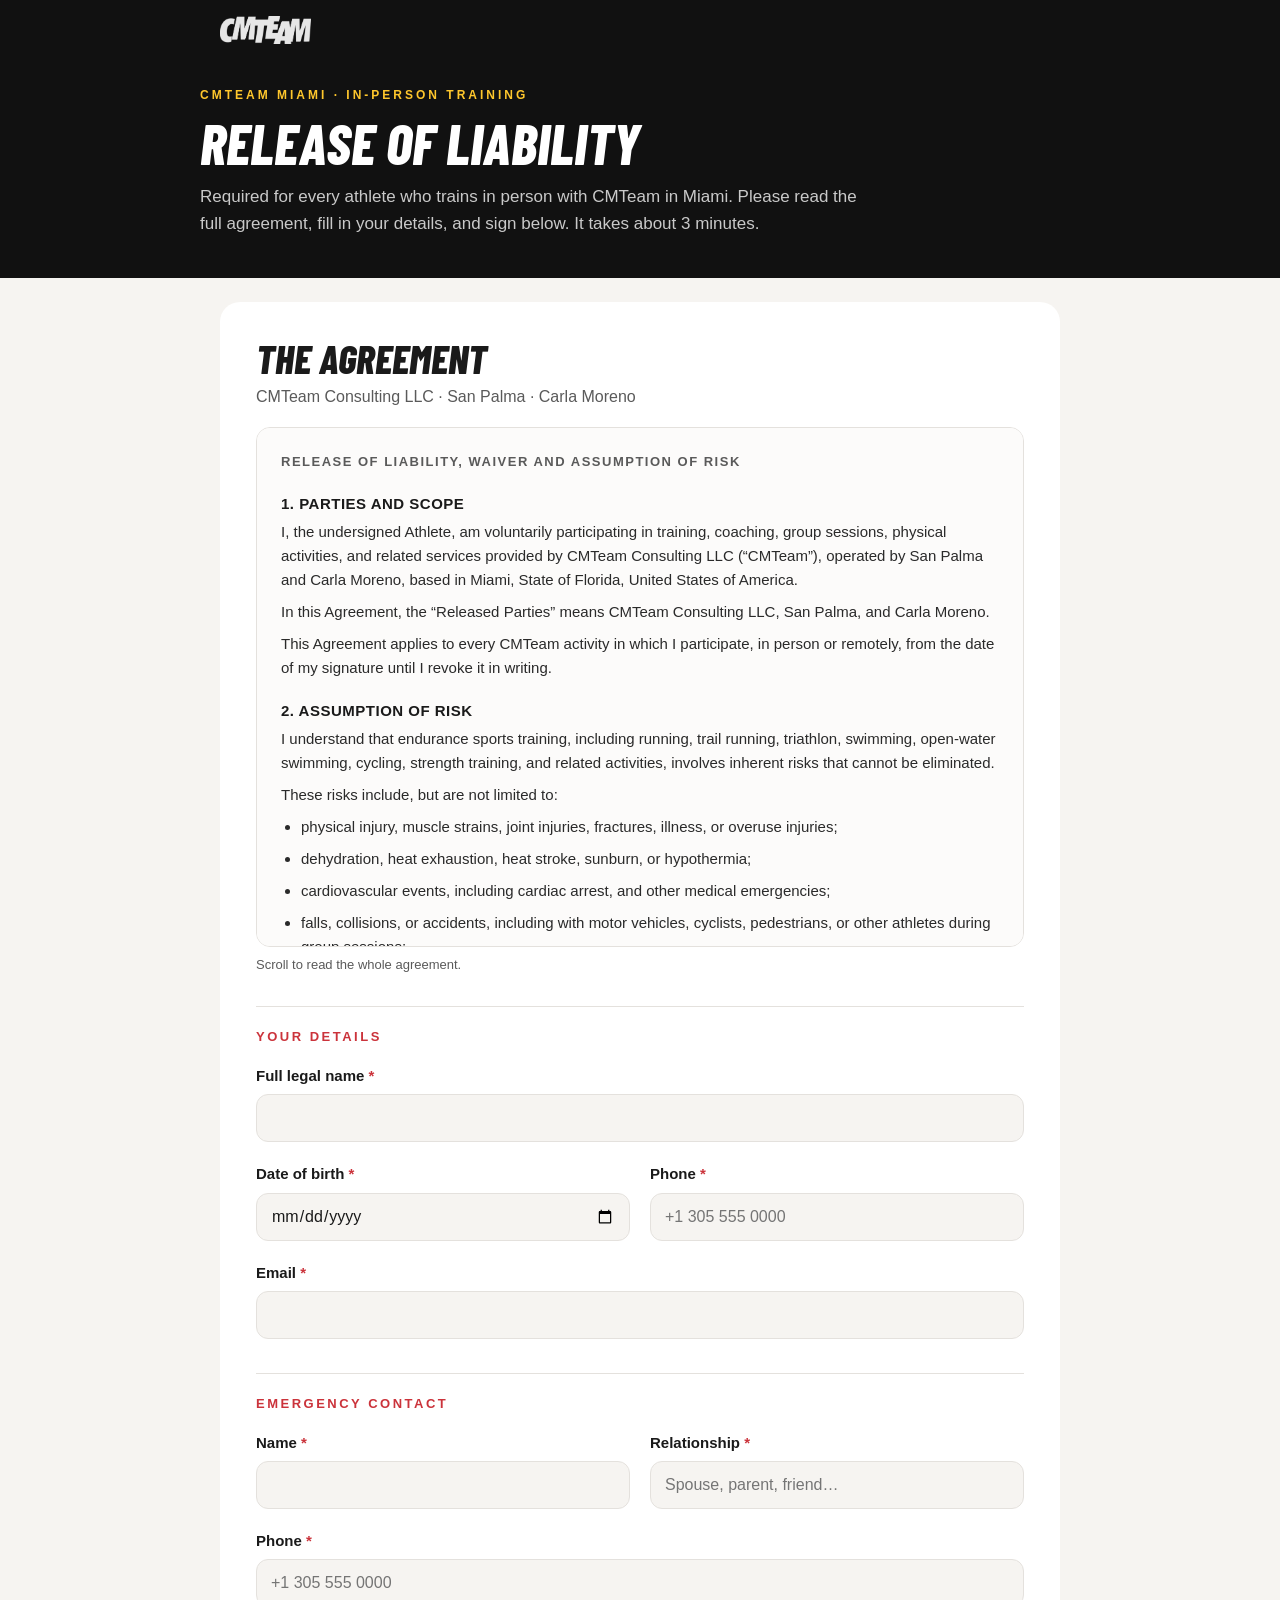
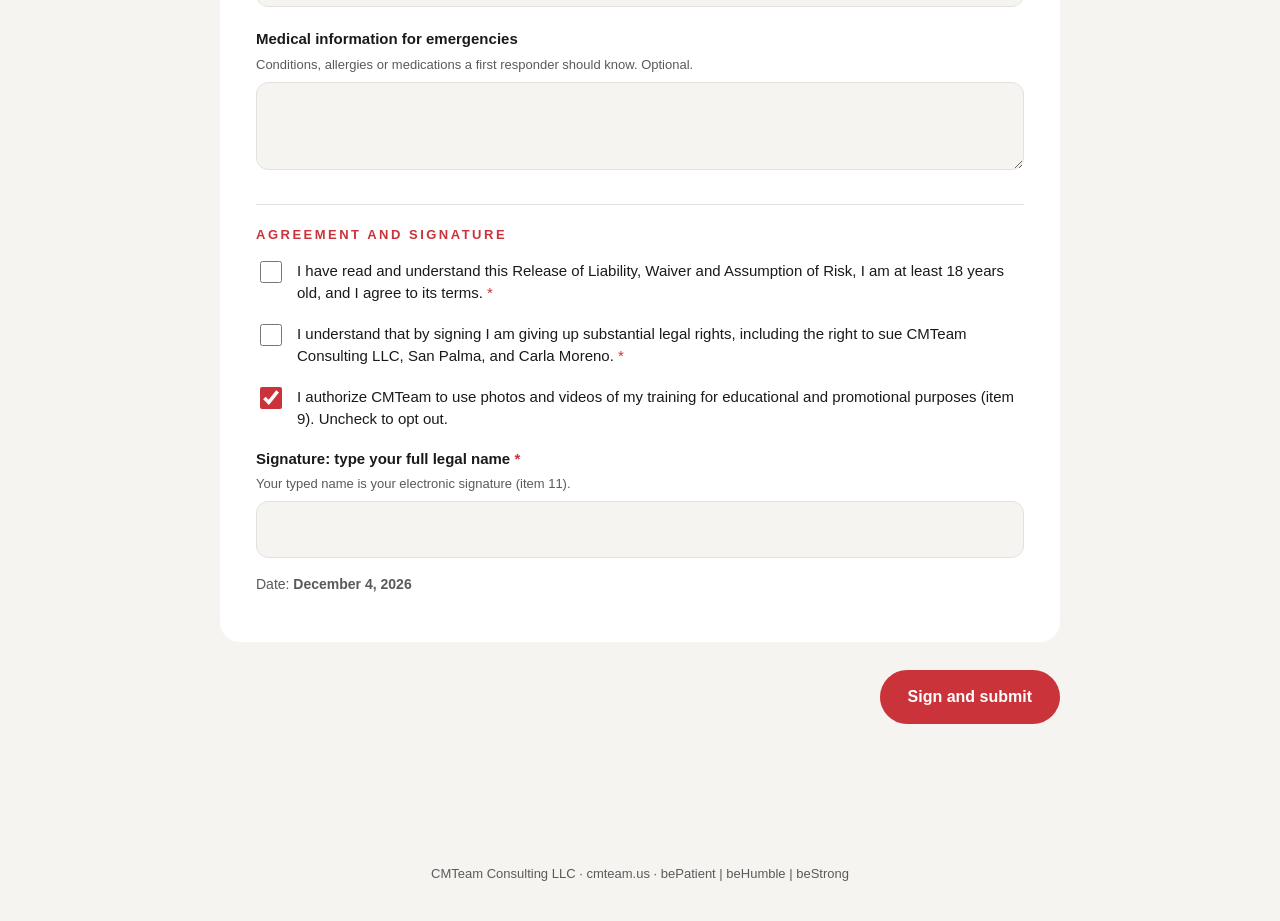
<file: liability/index.html>
<!doctype html>
<html lang="en">
<head>
<meta charset="utf-8">
<meta name="viewport" content="width=device-width, initial-scale=1">
<meta name="robots" content="noindex, nofollow">
<title>Release of Liability — CMTeam</title>
<link rel="icon" type="image/png" sizes="32x32" href="../img/favicon-32.png?v=3">
<link rel="apple-touch-icon" href="../img/apple-touch-icon.png?v=3">
<meta name="theme-color" content="#111111">
<link rel="preconnect" href="https://fonts.googleapis.com">
<link href="https://fonts.googleapis.com/css2?family=Barlow+Condensed:ital,wght@0,700;0,800;1,800&amp;display=swap" rel="stylesheet">
<style>
:root{--red:#CB333B;--ink:#1A1A1A;--dark:#111111;--sand:#F6F4F1;--line:#E4E1DD;--muted:#5A5A5A;--gold:#FFC72C}
*{box-sizing:border-box}
body{margin:0;font-family:Arial,Helvetica,sans-serif;background:var(--sand);color:var(--ink);-webkit-font-smoothing:antialiased}
.disp{font-family:'Barlow Condensed',Arial,sans-serif;font-weight:800;font-style:italic;text-transform:uppercase}
a{color:var(--red)}
.top{background:var(--dark)}
.top .in{max-width:880px;margin:0 auto;padding:16px 20px;display:flex;align-items:center}
.top img{height:28px;width:auto;display:block}
.hero{background:var(--dark);color:#fff;padding:28px 20px 40px}
.hero .in{max-width:880px;margin:0 auto;display:flex;flex-direction:column;gap:14px}
.eyebrow{font-size:12px;font-weight:700;letter-spacing:3px;text-transform:uppercase;color:var(--gold)}
.hero h1{margin:0;font-size:56px;line-height:.95}
.hero p{margin:0;font-size:17px;line-height:1.6;color:#C9C9C9;max-width:680px}
.wrap{max-width:880px;margin:0 auto;padding:0 20px 80px}
.card{background:#fff;border-radius:20px;padding:36px;margin-top:24px}
.card h2{margin:0 0 6px;font-size:40px;line-height:1}
.lead{margin:0 0 8px;font-size:16px;line-height:1.6;color:var(--muted)}
.doc{border:1.5px solid var(--line);border-radius:14px;padding:6px 24px 18px;margin-top:18px;max-height:520px;overflow-y:auto;background:#FCFBFA}
.doc h3{margin:22px 0 8px;font-size:15px;letter-spacing:.5px;color:var(--ink)}
.doc p,.doc li{font-size:15px;line-height:1.6;color:#2A2A2A;margin:0 0 8px}
.doc ul{margin:0 0 8px;padding-left:20px}
.doc .hdr{margin:18px 0 0;font-size:13px;font-weight:700;letter-spacing:1.5px;text-transform:uppercase;color:var(--muted)}
.scrollhint{font-size:13px;color:var(--muted);margin-top:10px}
.sub{margin:34px 0 4px;font-size:13px;font-weight:700;letter-spacing:2.5px;text-transform:uppercase;color:var(--red);padding-top:22px;border-top:1px solid var(--line)}
.sub.first{border-top:0;padding-top:0;margin-top:10px}
.grid{display:grid;grid-template-columns:repeat(2,minmax(0,1fr));gap:4px 20px}
.f{display:flex;flex-direction:column;gap:8px;margin-top:18px;min-width:0}
.f.full{grid-column:1 / -1}
.f>label{font-size:15px;font-weight:700;line-height:1.35}
.req{color:var(--red)}
.hint{font-size:13px;color:var(--muted);line-height:1.4;margin-top:-2px}
input[type=text],input[type=email],input[type=tel],input[type=date],textarea{font:inherit;font-size:16px;color:var(--ink);background:var(--sand);border:1.5px solid var(--line);border-radius:12px;padding:12px 14px;min-height:48px;width:100%}
textarea{min-height:88px;resize:vertical;line-height:1.5}
input:focus,textarea:focus{outline:none;border-color:var(--red);background:#fff}
.sigin{font-family:'Brush Script MT','Segoe Script',cursive;font-size:26px !important}
.consent{display:flex;gap:12px;align-items:flex-start;margin-top:18px;font-size:15px;line-height:1.5;cursor:pointer}
.consent input{width:22px;height:22px;margin-top:1px;accent-color:var(--red);flex-shrink:0}
.consent.invalid{color:#B3261E}
.f.invalid input,.f.invalid textarea{border-color:#B3261E}
.meta{margin-top:18px;font-size:14px;color:var(--muted)}
.nav{display:flex;justify-content:flex-end;margin-top:28px}
.btn{font:inherit;font-size:16px;font-weight:700;border-radius:999px;min-height:54px;padding:0 28px;cursor:pointer;border:0;background:var(--red);color:#fff}
.btn:hover{background:#B02A31}
.btn:disabled{opacity:.6;cursor:wait}
.btn.sec{background:transparent;color:var(--ink);border:1.5px solid #BDB7B0}
.btn:focus-visible,input:focus-visible{outline:3px solid var(--gold);outline-offset:2px}
.err{color:#B3261E;font-size:14px;margin-top:10px;min-height:1em;text-align:right}
.done{text-align:center;padding:56px 36px}
.done h2{font-size:48px}
.done .btn{margin-top:22px}
.foot{text-align:center;font-size:13px;color:var(--muted);padding:24px 20px 40px}
.printonly{display:none}
@media (max-width:700px){.hero h1{font-size:40px}.card{padding:24px 18px;border-radius:16px}.card h2{font-size:32px}.grid{grid-template-columns:minmax(0,1fr)}.doc{padding:4px 16px 14px;max-height:440px}}
@media print{
.top,.hero,.nav,.err,.foot,.noprint,.scrollhint{display:none !important}
body{background:#fff}.card{padding:0;margin:0}.doc{max-height:none;overflow:visible;border:0;padding:0}
.printonly{display:block}
}
</style>
</head>
<body>
<div class="top"><div class="in"><a href="../" aria-label="CMTeam"><img src="../img/cmteam-logo-branco.png" alt="CMTeam"></a></div></div>
<header class="hero"><div class="in">
<div class="eyebrow">CMTeam Miami · In-person training</div>
<h1 class="disp">Release of Liability</h1>
<p>Required for every athlete who trains in person with CMTeam in Miami. Please read the full agreement, fill in your details, and sign below. It takes about 3 minutes.</p>
</div></header>

<main class="wrap">
<form id="form" novalidate autocomplete="on">
<div class="card" id="card">
<h2 class="disp">The agreement</h2>
<p class="lead">CMTeam Consulting LLC · San Palma · Carla Moreno</p>
<div class="doc" id="doc" tabindex="0" aria-label="Release of Liability agreement text">
<p class="hdr">Release of Liability, Waiver and Assumption of Risk</p>
<section class="cl"><h3>1. PARTIES AND SCOPE</h3><p>I, the undersigned Athlete, am voluntarily participating in training, coaching, group sessions, physical activities, and related services provided by CMTeam Consulting LLC (“CMTeam”), operated by San Palma and Carla Moreno, based in Miami, State of Florida, United States of America.</p><p>In this Agreement, the “Released Parties” means CMTeam Consulting LLC, San Palma, and Carla Moreno.</p><p>This Agreement applies to every CMTeam activity in which I participate, in person or remotely, from the date of my signature until I revoke it in writing.</p></section>
<section class="cl"><h3>2. ASSUMPTION OF RISK</h3><p>I understand that endurance sports training, including running, trail running, triathlon, swimming, open-water swimming, cycling, strength training, and related activities, involves inherent risks that cannot be eliminated.</p><p>These risks include, but are not limited to:</p><ul><li>physical injury, muscle strains, joint injuries, fractures, illness, or overuse injuries;</li><li>dehydration, heat exhaustion, heat stroke, sunburn, or hypothermia;</li><li>cardiovascular events, including cardiac arrest, and other medical emergencies;</li><li>falls, collisions, or accidents, including with motor vehicles, cyclists, pedestrians, or other athletes during group sessions;</li><li>training on public roads, bridges, sidewalks, trails, and parks with traffic, uneven surfaces, debris, and low visibility, including early-morning or night sessions;</li><li>open-water risks such as currents, waves, boats and watercraft, marine life, poor water quality, and drowning;</li><li>weather conditions, including extreme heat and humidity, lightning, storms, and sudden changes in conditions;</li><li>failure or misuse of my own equipment, such as bicycles, helmets, wetsuits, or devices.</li></ul><p>I understand that sessions take place in public locations and facilities that are not owned, operated, or controlled by CMTeam.</p><p>I knowingly and freely assume all risks, both known and unknown, associated with my participation.</p></section>
<section class="cl"><h3>3. MEDICAL RESPONSIBILITY</h3><p>I affirm that:</p><ul><li>I am physically and medically able to participate in training activities.</li><li>I will inform CMTeam of any medical condition, injury, medication, or limitation that may affect my safety, and of any change to my health.</li><li>I understand that CMTeam, San Palma, and Carla Moreno are not medical professionals.</li><li>I am solely responsible for seeking medical clearance and professional advice when appropriate.</li></ul><p>I understand that training guidance, nutritional suggestions, hydration strategies, or supplementation discussions are not medical or nutritional prescriptions, and do not replace consultation with a licensed physician or registered dietitian.</p></section>
<section class="cl"><h3>4. EMERGENCY MEDICAL TREATMENT</h3><p>In the event of an injury or medical emergency, I authorize CMTeam to call emergency services and to arrange medical care on my behalf if I am unable to do so. I understand that CMTeam is not obligated to provide medical care, and that I am responsible for all costs of any emergency transport and medical treatment I receive.</p></section>
<section class="cl"><h3>5. ATHLETE RESPONSIBILITIES</h3><p>During CMTeam activities, I agree to:</p><ul><li>follow all traffic laws, and wear an approved helmet at all times while cycling;</li><li>use front and rear lights on my bicycle in low-light conditions;</li><li>swim within my ability in open water, and use a brightly colored cap and a safety buoy when recommended;</li><li>keep my equipment in safe working condition;</li><li>carry identification, hydration, and any personal medication I may need;</li><li>follow the coaches’ instructions, and stop immediately and inform a coach if I feel unwell.</li></ul></section>
<section class="cl"><h3>6. RELEASE AND WAIVER OF LIABILITY</h3><p>I hereby release, waive, and discharge the Released Parties from any and all liability, claims, demands, or causes of action arising from injury, illness, death, damage, or loss that may occur as a result of my participation in training, coaching, or related activities.</p><p>This release applies to claims arising from the negligence of the Released Parties or from any other cause, to the fullest extent permitted by law. It is binding on me, my heirs, executors, and assigns.</p></section>
<section class="cl"><h3>7. INDEMNIFICATION</h3><p>I agree to indemnify and hold harmless the Released Parties from any claims, losses, or expenses, including reasonable attorney fees, arising from my own actions or conduct during CMTeam activities.</p></section>
<section class="cl"><h3>8. NO GUARANTEE OF RESULTS</h3><p>I understand that athletic performance outcomes cannot be guaranteed. Training plans and coaching guidance are designed to support development, safety, and progression, but results depend on multiple factors beyond the control of CMTeam.</p></section>
<section class="cl"><h3>9. PHOTO / MEDIA AUTHORIZATION</h3><p>I grant permission for CMTeam to use photos, videos, or training-related media involving my participation for educational or promotional purposes, unless I notify CMTeam otherwise in writing.</p></section>
<section class="cl"><h3>10. GOVERNING LAW AND JURISDICTION</h3><p>This Agreement shall be governed by and interpreted in accordance with the laws of the State of Florida, United States of America, without regard to conflict of law principles.</p><p>Any legal action or proceeding arising out of or relating to this Agreement shall be brought exclusively in the courts of Miami-Dade County, Florida.</p></section>
<section class="cl"><h3>11. SEVERABILITY AND ELECTRONIC SIGNATURE</h3><p>If any part of this Agreement is held invalid or unenforceable, the remaining provisions shall remain in full force and effect.</p><p>I agree that my electronic signature, including a typed name submitted through an online form, has the same legal effect as a handwritten signature.</p></section>
<section class="cl"><h3>12. ACKNOWLEDGMENT</h3><p>I confirm that I am at least 18 years old, that I have read and fully understand this Agreement, and that I am giving up substantial legal rights, including the right to sue the Released Parties. I sign it voluntarily and acknowledge that it is legally binding.</p></section>
</div>
<p class="scrollhint noprint">Scroll to read the whole agreement.</p>

<div class="sub">Your details</div>
<div class="grid">
<div class="f full"><label for="name">Full legal name <span class="req">*</span></label><input type="text" id="name" name="name" autocomplete="name" required></div>
<div class="f"><label for="dob">Date of birth <span class="req">*</span></label><input type="date" id="dob" name="dob" required></div>
<div class="f"><label for="phone">Phone <span class="req">*</span></label><input type="tel" id="phone" name="phone" autocomplete="tel" placeholder="+1 305 555 0000" required></div>
<div class="f full"><label for="email">Email <span class="req">*</span></label><input type="email" id="email" name="email" autocomplete="email" required></div>
</div>

<div class="sub">Emergency contact</div>
<div class="grid">
<div class="f"><label for="ecname">Name <span class="req">*</span></label><input type="text" id="ecname" name="ecname" required></div>
<div class="f"><label for="ecrel">Relationship <span class="req">*</span></label><input type="text" id="ecrel" name="ecrel" placeholder="Spouse, parent, friend…" required></div>
<div class="f full"><label for="ecphone">Phone <span class="req">*</span></label><input type="tel" id="ecphone" name="ecphone" placeholder="+1 305 555 0000" required></div>
<div class="f full"><label for="med">Medical information for emergencies</label><div class="hint">Conditions, allergies or medications a first responder should know. Optional.</div><textarea id="med" name="med"></textarea></div>
</div>

<div class="sub">Agreement and signature</div>
<label class="consent" id="c1"><input type="checkbox" id="agree" required><span>I have read and understand this Release of Liability, Waiver and Assumption of Risk, I am at least 18 years old, and I agree to its terms. <span class="req">*</span></span></label>
<label class="consent" id="c2"><input type="checkbox" id="waive" required><span>I understand that by signing I am giving up substantial legal rights, including the right to sue CMTeam Consulting LLC, San Palma, and Carla Moreno. <span class="req">*</span></span></label>
<label class="consent"><input type="checkbox" id="media" checked><span>I authorize CMTeam to use photos and videos of my training for educational and promotional purposes (item 9). Uncheck to opt out.</span></label>
<div class="grid">
<div class="f full"><label for="sig">Signature: type your full legal name <span class="req">*</span></label><div class="hint">Your typed name is your electronic signature (item 11).</div><input type="text" id="sig" name="sig" class="sigin" autocomplete="off" required></div>
</div>
<p class="meta">Date: <strong id="today"></strong></p>
</div>
<div class="nav"><button type="submit" class="btn" id="send">Sign and submit</button></div>
<p class="err" id="err" role="alert"></p>
</form>
</main>
<div class="foot">CMTeam Consulting LLC · cmteam.us · bePatient | beHumble | beStrong</div>

<script>
(function(){
var ACCESS_KEY='4fbd40f7-9888-4961-8a3f-21586cd9a8e8';
var VERSION="CMTeam Release of Liability — Miami — v2026-10";
var AGREEMENT_TEXT="RELEASE OF LIABILITY, WAIVER AND ASSUMPTION OF RISK\nCMTeam Consulting LLC | Miami in-person training\nCMTeam Release of Liability — Miami — v2026-10\n\n1. PARTIES AND SCOPE\nI, the undersigned Athlete, am voluntarily participating in training, coaching, group sessions, physical activities, and related services provided by CMTeam Consulting LLC (“CMTeam”), operated by San Palma and Carla Moreno, based in Miami, State of Florida, United States of America.\nIn this Agreement, the “Released Parties” means CMTeam Consulting LLC, San Palma, and Carla Moreno.\nThis Agreement applies to every CMTeam activity in which I participate, in person or remotely, from the date of my signature until I revoke it in writing.\n\n2. ASSUMPTION OF RISK\nI understand that endurance sports training, including running, trail running, triathlon, swimming, open-water swimming, cycling, strength training, and related activities, involves inherent risks that cannot be eliminated.\nThese risks include, but are not limited to:\n  • physical injury, muscle strains, joint injuries, fractures, illness, or overuse injuries;\n  • dehydration, heat exhaustion, heat stroke, sunburn, or hypothermia;\n  • cardiovascular events, including cardiac arrest, and other medical emergencies;\n  • falls, collisions, or accidents, including with motor vehicles, cyclists, pedestrians, or other athletes during group sessions;\n  • training on public roads, bridges, sidewalks, trails, and parks with traffic, uneven surfaces, debris, and low visibility, including early-morning or night sessions;\n  • open-water risks such as currents, waves, boats and watercraft, marine life, poor water quality, and drowning;\n  • weather conditions, including extreme heat and humidity, lightning, storms, and sudden changes in conditions;\n  • failure or misuse of my own equipment, such as bicycles, helmets, wetsuits, or devices.\nI understand that sessions take place in public locations and facilities that are not owned, operated, or controlled by CMTeam.\nI knowingly and freely assume all risks, both known and unknown, associated with my participation.\n\n3. MEDICAL RESPONSIBILITY\nI affirm that:\n  • I am physically and medically able to participate in training activities.\n  • I will inform CMTeam of any medical condition, injury, medication, or limitation that may affect my safety, and of any change to my health.\n  • I understand that CMTeam, San Palma, and Carla Moreno are not medical professionals.\n  • I am solely responsible for seeking medical clearance and professional advice when appropriate.\nI understand that training guidance, nutritional suggestions, hydration strategies, or supplementation discussions are not medical or nutritional prescriptions, and do not replace consultation with a licensed physician or registered dietitian.\n\n4. EMERGENCY MEDICAL TREATMENT\nIn the event of an injury or medical emergency, I authorize CMTeam to call emergency services and to arrange medical care on my behalf if I am unable to do so. I understand that CMTeam is not obligated to provide medical care, and that I am responsible for all costs of any emergency transport and medical treatment I receive.\n\n5. ATHLETE RESPONSIBILITIES\nDuring CMTeam activities, I agree to:\n  • follow all traffic laws, and wear an approved helmet at all times while cycling;\n  • use front and rear lights on my bicycle in low-light conditions;\n  • swim within my ability in open water, and use a brightly colored cap and a safety buoy when recommended;\n  • keep my equipment in safe working condition;\n  • carry identification, hydration, and any personal medication I may need;\n  • follow the coaches’ instructions, and stop immediately and inform a coach if I feel unwell.\n\n6. RELEASE AND WAIVER OF LIABILITY\nI hereby release, waive, and discharge the Released Parties from any and all liability, claims, demands, or causes of action arising from injury, illness, death, damage, or loss that may occur as a result of my participation in training, coaching, or related activities.\nThis release applies to claims arising from the negligence of the Released Parties or from any other cause, to the fullest extent permitted by law. It is binding on me, my heirs, executors, and assigns.\n\n7. INDEMNIFICATION\nI agree to indemnify and hold harmless the Released Parties from any claims, losses, or expenses, including reasonable attorney fees, arising from my own actions or conduct during CMTeam activities.\n\n8. NO GUARANTEE OF RESULTS\nI understand that athletic performance outcomes cannot be guaranteed. Training plans and coaching guidance are designed to support development, safety, and progression, but results depend on multiple factors beyond the control of CMTeam.\n\n9. PHOTO / MEDIA AUTHORIZATION\nI grant permission for CMTeam to use photos, videos, or training-related media involving my participation for educational or promotional purposes, unless I notify CMTeam otherwise in writing.\n\n10. GOVERNING LAW AND JURISDICTION\nThis Agreement shall be governed by and interpreted in accordance with the laws of the State of Florida, United States of America, without regard to conflict of law principles.\nAny legal action or proceeding arising out of or relating to this Agreement shall be brought exclusively in the courts of Miami-Dade County, Florida.\n\n11. SEVERABILITY AND ELECTRONIC SIGNATURE\nIf any part of this Agreement is held invalid or unenforceable, the remaining provisions shall remain in full force and effect.\nI agree that my electronic signature, including a typed name submitted through an online form, has the same legal effect as a handwritten signature.\n\n12. ACKNOWLEDGMENT\nI confirm that I am at least 18 years old, that I have read and fully understand this Agreement, and that I am giving up substantial legal rights, including the right to sue the Released Parties. I sign it voluntarily and acknowledge that it is legally binding.\n";
var $=function(id){return document.getElementById(id);};
var now=new Date();
var todayStr=now.toLocaleDateString('en-US',{year:'numeric',month:'long',day:'numeric'});
$('today').textContent=todayStr;
var maxDob=new Date(now.getFullYear()-18,now.getMonth(),now.getDate());
$('dob').max=maxDob.toISOString().slice(0,10);
function norm(s){return (s||'').trim().replace(/\s+/g,' ').toLowerCase();}
function mark(el,bad){var f=el.closest('.f')||el.closest('.consent');if(f)f.classList.toggle('invalid',bad);}
function check(){
  var ok=true,first=null,msg='';
  ['name','dob','phone','email','ecname','ecrel','ecphone','sig'].forEach(function(id){
    var el=$(id),bad=!el.value.trim()||(el.type==='email'&&!el.checkValidity());
    mark(el,bad);if(bad){ok=false;if(!first)first=el;}
  });
  ['agree','waive'].forEach(function(id){var el=$(id);mark(el,!el.checked);if(!el.checked){ok=false;if(!first)first=el;}});
  if(!ok)msg='Please complete the highlighted fields.';
  if(ok&&$('dob').value){var d=new Date($('dob').value+'T12:00:00');if(d>maxDob){ok=false;mark($('dob'),true);first=$('dob');msg='This agreement is for athletes 18 or older. Please contact CMTeam for the form for minors.';}}
  if(ok&&norm($('sig').value)!==norm($('name').value)){ok=false;mark($('sig'),true);first=$('sig');msg='Your signature must match your full legal name exactly.';}
  if(first)first.focus();
  $('err').textContent=msg;return ok;
}
$('form').addEventListener('submit',function(e){
  e.preventDefault();
  if(!check())return;
  var btn=$('send');btn.disabled=true;btn.textContent='Submitting…';
  var o={
    access_key:ACCESS_KEY,
    subject:'Release of Liability signed — '+$('name').value.trim(),
    from_name:'CMTeam Release of Liability',
    email:$('email').value.trim(),
    botcheck:'',
    'Athlete':$('name').value.trim(),
    'Date of birth':$('dob').value,
    'Phone':$('phone').value.trim(),
    'Email':$('email').value.trim(),
    'Emergency contact':$('ecname').value.trim()+' ('+$('ecrel').value.trim()+') · '+$('ecphone').value.trim(),
    'Medical information':$('med').value.trim()||'—',
    'Agreed to terms (18+)':'Yes',
    'Acknowledged waiver of legal rights':'Yes',
    'Photo / media authorization':$('media').checked?'Yes':'No (opted out)',
    'Electronic signature':$('sig').value.trim(),
    'Signed on':new Date().toISOString()+' ('+(Intl.DateTimeFormat().resolvedOptions().timeZone||'')+')',
    'Device':navigator.userAgent,
    'Agreement version':VERSION,
    'Agreement text':AGREEMENT_TEXT
  };
  fetch('https://api.web3forms.com/submit',{method:'POST',headers:{'Content-Type':'application/json','Accept':'application/json'},body:JSON.stringify(o)})
   .then(function(r){return r.json().then(function(j){if(!r.ok||j.success!==true)throw j;return j;});})
   .then(function(){
     var name=$('name').value.trim(), sig=$('sig').value.trim(), media=$('media').checked;
     var copy='<div class="printonly"><h2 class="disp">Release of Liability — signed copy</h2><p>'+VERSION+'</p>'+$('doc').innerHTML+
       '<p><strong>Athlete:</strong> '+esc(name)+'<br><strong>Date of birth:</strong> '+esc($('dob').value)+'<br><strong>Photo / media authorization:</strong> '+(media?'Yes':'No')+'<br><strong>Electronic signature:</strong> '+esc(sig)+'<br><strong>Date:</strong> '+esc(todayStr)+'</p></div>';
     $('card').innerHTML='<div class="done noprint"><h2 class="disp">Thank you, '+esc(name.split(' ')[0])+'!</h2><p class="lead">Your Release of Liability was signed and sent to CMTeam. See you at training.</p><button type="button" class="btn sec" id="print">Save or print my copy</button></div>'+copy;
     document.querySelector('.nav').style.display='none';$('err').textContent='';
     $('print').addEventListener('click',function(){window.print();});
     window.scrollTo(0,0);
   })
   .catch(function(err){if(window.console)console.warn(err);btn.disabled=false;btn.textContent='Sign and submit';$('err').innerHTML='Could not submit right now. Please try again, or message us on <a href="https://wa.me/13053959104">WhatsApp</a>.';});
});
function esc(s){return String(s).replace(/[&<>"]/g,function(c){return{'&':'&amp;','<':'&lt;','>':'&gt;','"':'&quot;'}[c];});}
})();
</script>
</body>
</html>
</file>
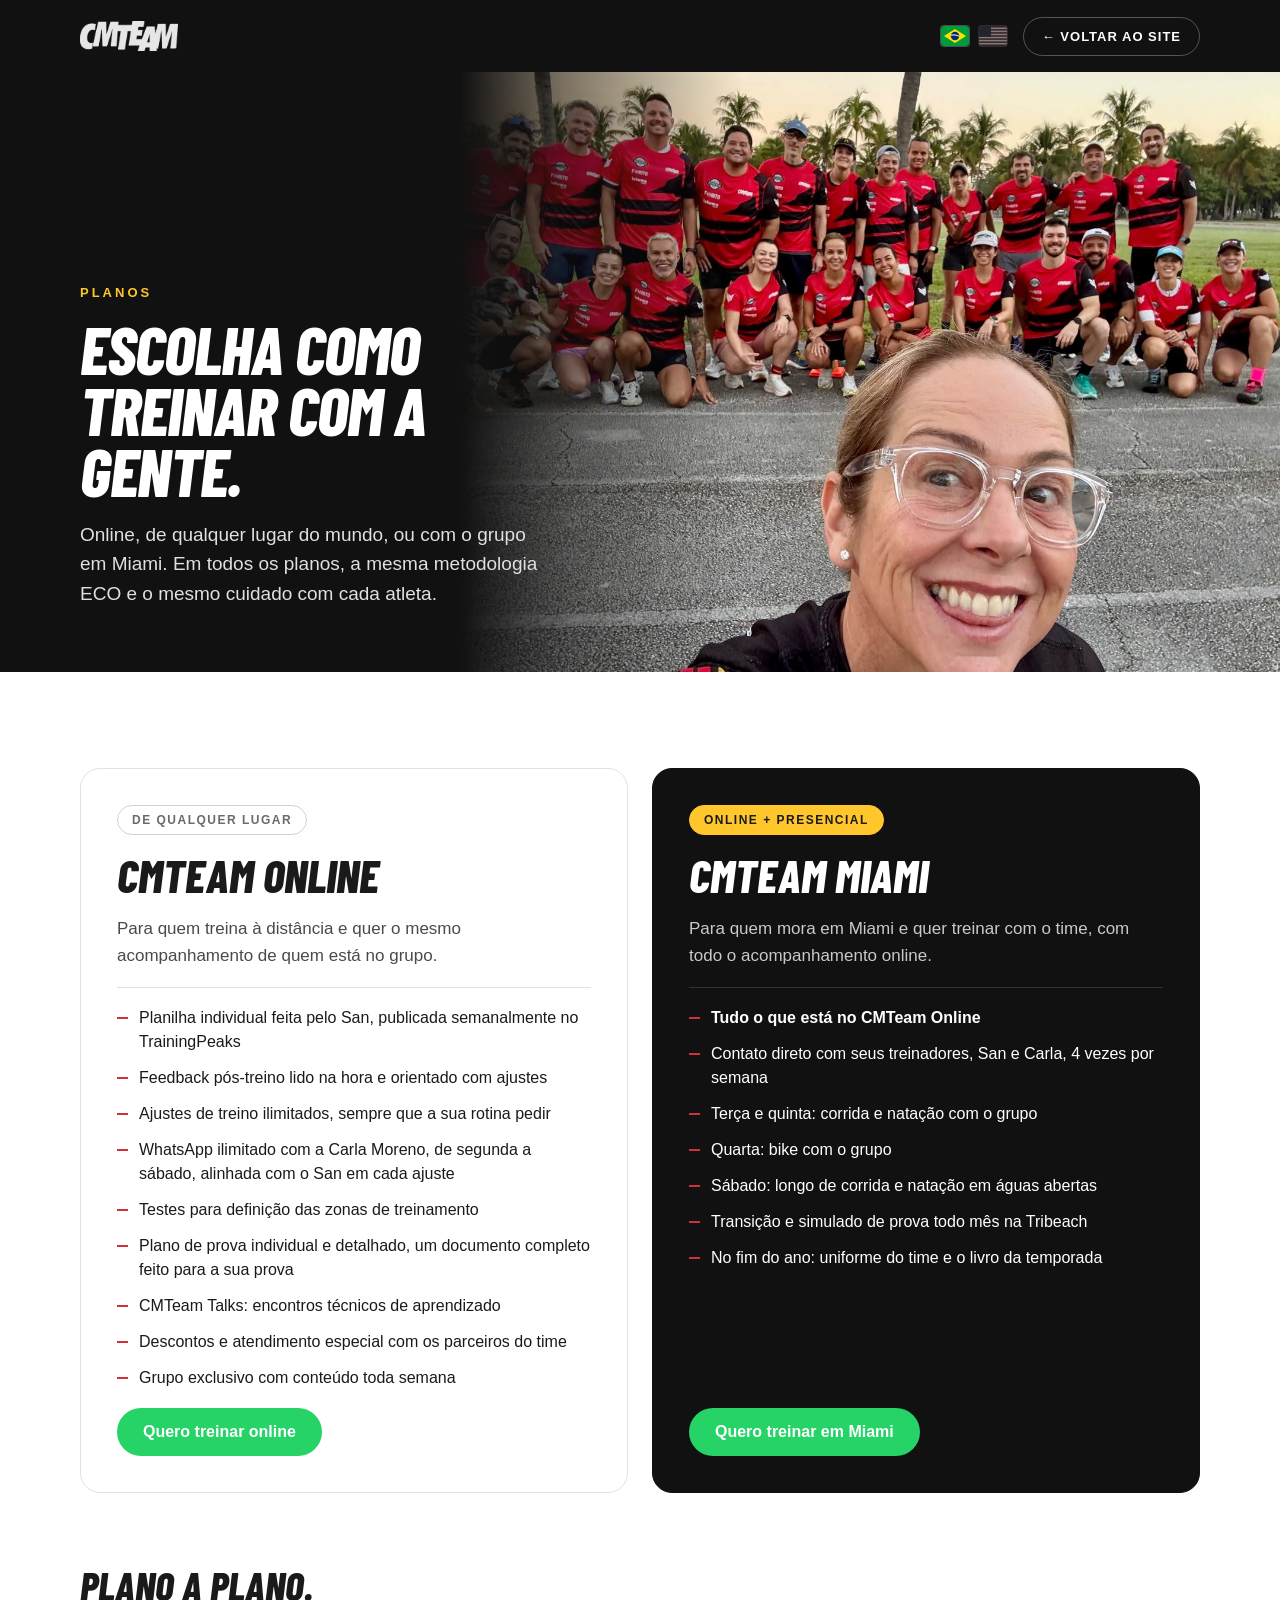
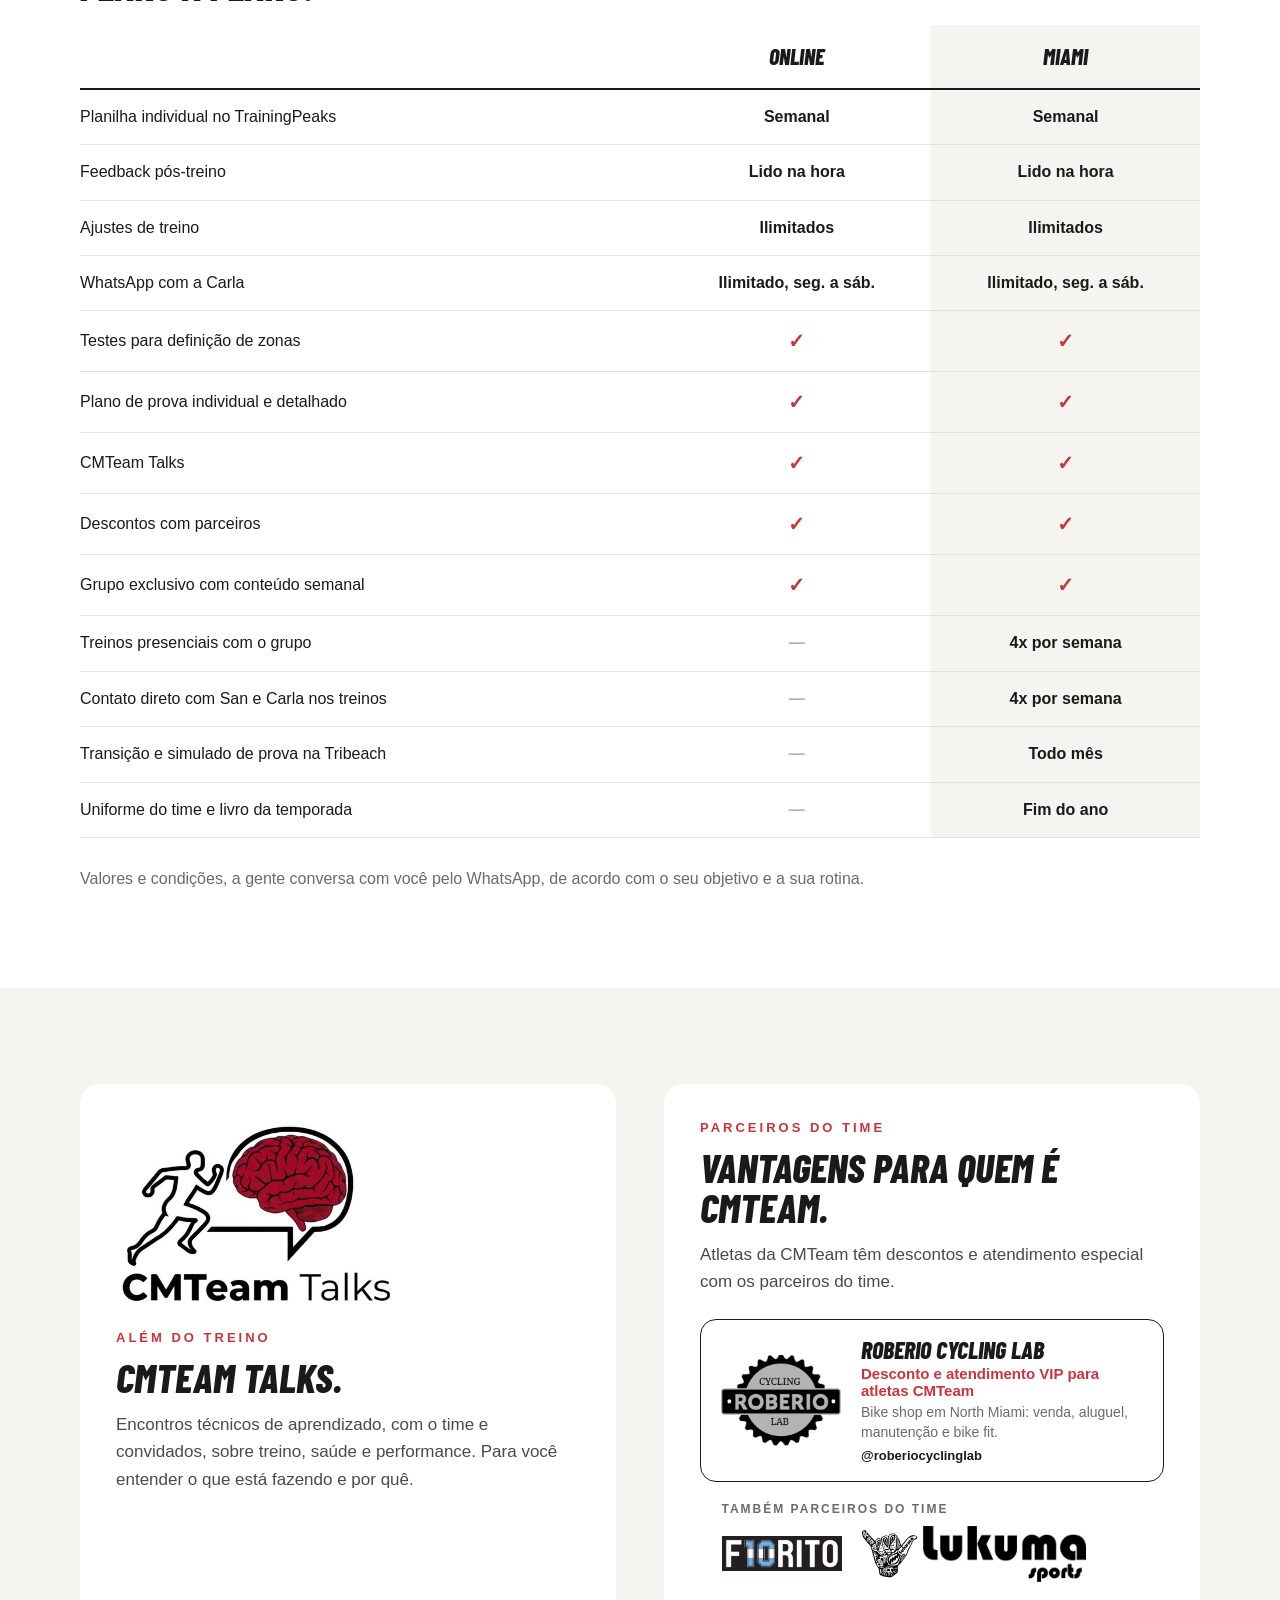
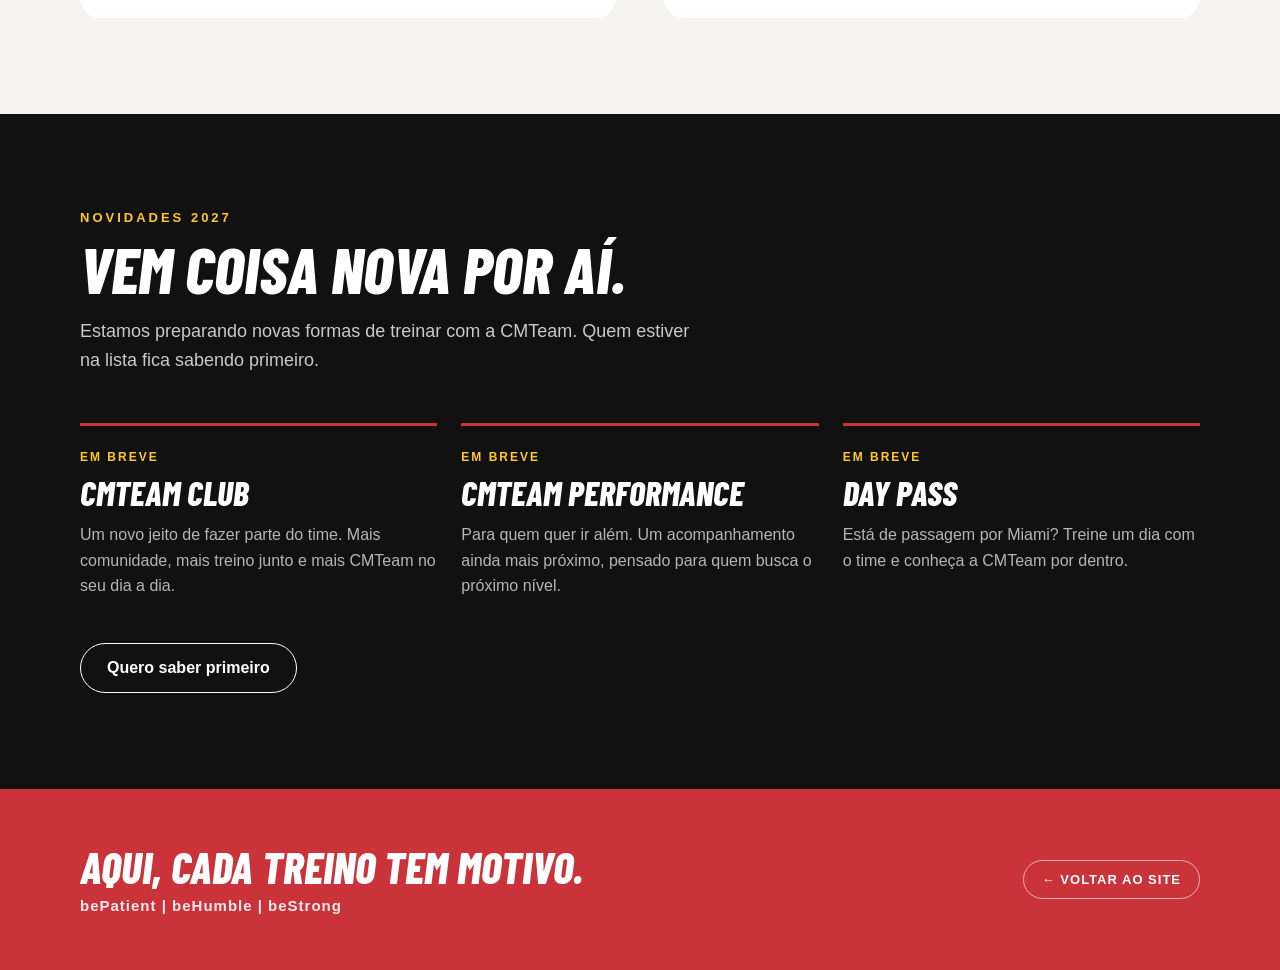
<file: planos/index.html>
<!doctype html>
<html lang="pt-BR">
<head>
<meta charset="utf-8">
<meta name="viewport" content="width=device-width, initial-scale=1">
<title>Planos — CMTeam</title>
<meta name="description" content="Planos da CMTeam: treino online, de qualquer lugar, ou presencial em Miami. Planilha individual, Carla Moreno no WhatsApp e metodologia ECO.">
<link rel="canonical" href="https://cmteam.us/planos/">
<link rel="alternate" hreflang="pt-BR" href="https://cmteam.us/planos/">
<link rel="alternate" hreflang="en" href="https://cmteam.us/en/planos/">
<meta name="theme-color" content="#111111">
<link rel="icon" type="image/png" sizes="32x32" href="../img/favicon-32.png?v=3">
<link rel="apple-touch-icon" href="../img/apple-touch-icon.png?v=3">
<meta property="og:type" content="website">
<meta property="og:title" content="Planos — CMTeam">
<meta property="og:description" content="Treino online, de qualquer lugar, ou presencial em Miami.">
<meta property="og:image" content="https://cmteam.us/img/planos-capa.jpg">
<link rel="preconnect" href="https://fonts.googleapis.com">
<link href="https://fonts.googleapis.com/css2?family=Barlow+Condensed:ital,wght@0,700;0,800;1,800;1,900&amp;display=swap" rel="stylesheet">
<script data-goatcounter="https://cmteam.goatcounter.com/count" async src="//gc.zgo.at/count.js"></script>
<style>
body{margin:0;font-family:Arial,Helvetica,sans-serif;background:#FFFFFF;color:#1A1A1A;-webkit-font-smoothing:antialiased}
a{color:#CB333B}
.wrap{max-width:1200px;margin:0 auto;padding-left:40px;padding-right:40px;box-sizing:border-box}
.disp{font-family:'Barlow Condensed',Arial,sans-serif;font-weight:800;font-style:italic;text-transform:uppercase}
.kick{font-size:13px;font-weight:700;letter-spacing:3px;text-transform:uppercase;color:#CB333B}
.top{position:sticky;top:0;z-index:20;background:#111111}
.top .wrap{display:flex;align-items:center;justify-content:space-between;gap:16px;height:72px}
.top img{height:30px;width:auto;display:block}
.flag{width:28px;height:20px;display:block;border-radius:3px;box-shadow:0 0 0 1px rgba(255,255,255,.25)}
.langsw{display:flex;align-items:center;gap:2px}
.langsw a{display:flex;align-items:center;justify-content:center;width:36px;height:44px;border-radius:8px;opacity:.45;filter:grayscale(.6);transition:opacity .2s,filter .2s;padding:0 !important;border:0 !important}
.langsw a:hover,.langsw a.on{opacity:1;filter:none}
.topr{display:flex;align-items:center;gap:12px}
.back{display:inline-flex;align-items:center;gap:8px;color:#FFFFFF;text-decoration:none;font-size:13px;font-weight:700;letter-spacing:1px;text-transform:uppercase;border:1.5px solid #555;border-radius:999px;padding:11px 18px}
.back:hover{border-color:#FFFFFF;color:#FFFFFF}
.cover{position:relative;background:#111111;color:#FFFFFF;overflow:hidden}
.cover img{position:absolute;top:0;right:0;width:64%;height:100%;object-fit:cover;object-position:center 30%}
.cover:after{content:"";position:absolute;inset:0;background:linear-gradient(90deg,#111111 36%,rgba(17,17,17,.55) 44%,rgba(17,17,17,0) 58%)}
.cover .wrap{position:relative;z-index:1;min-height:600px;display:flex;flex-direction:column;justify-content:flex-end;gap:18px;padding-top:120px;padding-bottom:64px}
.cover .kick{color:#FFC72C}
.cover h1{margin:0;font-size:clamp(48px,5.2vw,76px);line-height:.92;letter-spacing:-1px;max-width:min(560px,40vw)}
.cover p{margin:0;font-size:19px;line-height:1.55;color:#E0E0E0;max-width:min(470px,38vw)}
.sec{padding-top:96px;padding-bottom:96px}
.plans{display:grid;grid-template-columns:repeat(2,minmax(0,1fr));gap:24px}
.plan{border:1px solid #E4E1DD;border-radius:20px;padding:36px;display:flex;flex-direction:column;gap:18px}
.plan.dark{background:#111111;color:#FFFFFF;border-color:#111111}
.tag{align-self:flex-start;font-size:12px;font-weight:700;letter-spacing:1.5px;text-transform:uppercase;padding:7px 14px;border-radius:999px;border:1.5px solid #D6D1CB;color:#6B6B6B}
.plan.dark .tag{background:#FFC72C;border-color:#FFC72C;color:#1A1A1A}
.plan h2{margin:0;font-size:46px;line-height:.95}
.plan .for{margin:0;font-size:17px;line-height:1.6;color:#4A4A4A}
.plan.dark .for{color:#C9C9C9}
.inc{margin:0;padding:18px 0 0;list-style:none;border-top:1px solid #E4E1DD;display:flex;flex-direction:column;gap:12px}
.plan.dark .inc{border-color:#333333}
.inc li{position:relative;padding-left:22px;font-size:16px;line-height:1.5}
.inc li:before{content:"";position:absolute;left:0;top:.7em;width:11px;height:2px;background:#CB333B}
.inc b{font-weight:700}
.cta{margin-top:auto;align-self:flex-start;display:inline-flex;align-items:center;gap:10px;background:#25D366;color:#FFFFFF;text-decoration:none;font-size:16px;font-weight:700;padding:15px 26px;border-radius:999px}
.cta:hover{color:#FFFFFF;filter:brightness(1.05)}
.cta:focus-visible,.back:focus-visible,.cta2:focus-visible{outline:3px solid #FFC72C;outline-offset:3px}
.cmp{margin-top:72px}
.cmp h3{margin:0 0 20px;font-size:40px;line-height:1}
.cmp-scroll{overflow-x:auto}
.cmp table{width:100%;border-collapse:collapse;min-width:520px}
.cmp th,.cmp td{padding:16px 14px;border-bottom:1px solid #E4E1DD;text-align:center;font-size:16px;line-height:1.4}
.cmp tbody th{text-align:left;font-weight:400;color:#1A1A1A;padding-left:0}
.cmp thead th{font-family:'Barlow Condensed',Arial,sans-serif;font-weight:800;font-style:italic;text-transform:uppercase;font-size:22px;border-bottom:2px solid #1A1A1A}
.cmp thead th:last-child,.cmp td:last-child{background:#F6F4F1}
.cmp td{font-weight:700;color:#1A1A1A;width:24%}
.cmp .y{color:#CB333B;font-size:20px}
.cmp .n{color:#B5B0AA}
.vh{position:absolute;width:1px;height:1px;overflow:hidden;clip:rect(0 0 0 0)}
.note{margin:28px 0 0;font-size:16px;line-height:1.6;color:#6B6B6B}
.extra{background:#F6F4F1}
.xgrid{display:grid;grid-template-columns:repeat(2,minmax(0,1fr));gap:48px}
.xblock{background:#FFFFFF;border-radius:20px;padding:36px;display:flex;flex-direction:column;gap:24px}
.xblock h2{margin:12px 0 0;font-size:40px;line-height:1}
.xblock p{margin:14px 0 0;font-size:17px;line-height:1.6;color:#4A4A4A}
.talks{width:280px;height:auto;display:block}
.logos{display:flex;flex-wrap:wrap;gap:28px;align-items:center;margin-top:auto;padding-top:20px;border-top:1px solid #E4E1DD}
.partners{margin-top:auto;display:flex;flex-direction:column;gap:20px}
.feat{display:flex;gap:20px;align-items:center;border:1.5px solid #1A1A1A;border-radius:16px;padding:18px 20px;text-decoration:none;color:#1A1A1A}
.feat:hover{background:#F6F4F1;color:#1A1A1A}
.feat img{width:120px;height:auto;flex-shrink:0}
.feat>span{display:flex;flex-direction:column;gap:3px;min-width:0}
.pname{font-family:'Barlow Condensed',Arial,sans-serif;font-weight:800;font-style:italic;text-transform:uppercase;font-size:24px;line-height:1}
.pben{font-size:15px;font-weight:700;color:#CB333B}
.psub{font-size:14px;line-height:1.45;color:#6B6B6B}
.pig{font-size:13px;font-weight:700;color:#1A1A1A;margin-top:2px}
.also-t{font-size:12px;font-weight:700;letter-spacing:2px;text-transform:uppercase;color:#6B6B6B;margin-bottom:10px}
.partners .logos{margin-top:0;padding-top:0;border-top:0;display:grid;grid-template-columns:120px auto;column-gap:20px;align-items:center;justify-content:start}.also{padding:0 21.5px}.partners .logos a.logo:first-child img{width:120px;height:auto;max-width:none}
a.logo{text-decoration:none}a.logo:hover{opacity:.75}
.logo{display:inline-flex;align-items:center;gap:6px}.logos img{height:56px;width:auto;max-width:170px;object-fit:contain;display:block}.logo img[src*="fiorito"]{height:42px}.lukuma img:first-child{height:52px}
.news{background:#111111;color:#FFFFFF}
.news .kick{color:#FFC72C}
.news h2{margin:0;font-size:64px;line-height:.95}
.news .lead{margin:0;font-size:18px;line-height:1.6;color:#C9C9C9;max-width:620px}
.ncards{display:grid;grid-template-columns:repeat(3,minmax(0,1fr));gap:24px;margin-top:48px}
.ncard{border-top:3px solid #CB333B;padding-top:24px;display:flex;flex-direction:column;gap:12px}
.ncard .soon{font-size:12px;font-weight:700;letter-spacing:2px;text-transform:uppercase;color:#FFC72C}
.ncard h3{margin:0;font-size:34px;line-height:1}
.ncard p{margin:0;font-size:16px;line-height:1.6;color:#B5B5B5}
.cta2{display:inline-block;margin-top:44px;border:1.5px solid #FFFFFF;color:#FFFFFF;text-decoration:none;font-size:16px;font-weight:700;padding:15px 26px;border-radius:999px}
.cta2:hover{background:#FFFFFF;color:#111111}
.foot{background:#CB333B;color:#FFFFFF}
.foot .wrap{padding-top:56px;padding-bottom:56px;display:flex;flex-wrap:wrap;gap:24px;align-items:center;justify-content:space-between}
.foot h2{margin:0;font-size:44px;line-height:1}
.foot .m{font-size:15px;font-weight:700;letter-spacing:1px;margin-top:8px;opacity:.9}
.foot .back{border-color:rgba(255,255,255,.6)}
@media (max-width:900px){
.wrap{padding-left:20px;padding-right:20px}
.top .wrap{height:64px}.top img{height:24px}.topr{gap:6px}.langsw a{width:30px}.back{padding:9px 14px;font-size:12px}
.cover img{position:static;width:100%;height:auto;aspect-ratio:16/10;object-position:center 30%}.cover:after{display:none}.cover .wrap{min-height:0;padding-top:28px;padding-bottom:44px}
.cover h1{font-size:54px;max-width:none}.cover p{font-size:18px;max-width:none}
.sec{padding-top:64px;padding-bottom:64px}
.plans,.ncards{grid-template-columns:minmax(0,1fr)}
.plan{padding:26px 22px}.plan h2{font-size:38px}
.news h2{font-size:44px}
.foot h2{font-size:34px}
.xgrid{grid-template-columns:minmax(0,1fr);gap:20px}.xblock{padding:26px 22px}.xblock h2{font-size:32px}.talks{width:230px}.logos img{height:40px}.feat{padding:14px}.feat img{width:84px}.also{padding:0 15.5px}.partners .logos{grid-template-columns:84px auto}.partners .logos a.logo:first-child img{width:84px}.pname{font-size:21px}
.cmp h3{font-size:32px}.cmp th,.cmp td{padding:13px 8px;font-size:14px}.cmp table{min-width:0}.cmp thead th{font-size:18px}
}
</style>
</head>
<body>

<header class="top">
<div class="wrap">
<a href="../" aria-label="CMTeam — página inicial"><img src="../img/cmteam-logo-branco.png" alt="CMTeam"></a>
<div class="topr"><nav class="langsw" aria-label="Idioma / Language"><a href="./" class="on" aria-current="page" lang="pt-BR" title="Português" aria-label="Português"><svg class="flag" viewBox="0 0 28 20" aria-hidden="true"><rect width="28" height="20" rx="3" fill="#009C3B"></rect><path d="M14 3 25 10 14 17 3 10Z" fill="#FFDF00"></path><circle cx="14" cy="10" r="4.2" fill="#002776"></circle><path d="M10 9.2c2.6-.6 5.4-.3 7.9 1" stroke="#FFFFFF" stroke-width="1" fill="none"></path></svg></a><a href="../en/planos/" lang="en" hreflang="en" title="English" aria-label="English"><svg class="flag" viewBox="0 0 28 20" aria-hidden="true"><defs><clipPath id="fr"><rect width="28" height="20" rx="3"></rect></clipPath></defs><g clip-path="url(#fr)"><rect width="28" height="20" fill="#FFFFFF"></rect><g fill="#B22234"><rect y="0" width="28" height="1.54"></rect><rect y="3.08" width="28" height="1.54"></rect><rect y="6.15" width="28" height="1.54"></rect><rect y="9.23" width="28" height="1.54"></rect><rect y="12.31" width="28" height="1.54"></rect><rect y="15.38" width="28" height="1.54"></rect><rect y="18.46" width="28" height="1.54"></rect></g><rect width="12" height="10.77" fill="#3C3B6E"></rect></g></svg></a></nav><a class="back" href="../#online" data-back>← Voltar ao site</a></div>
</div>
</header>

<section class="cover">
<img src="../img/planos-capa.jpg" alt="Atletas da CMTeam reunidos depois do treino em Miami, com Carla Moreno em primeiro plano">
<div class="wrap">
<div class="kick">Planos</div>
<h1 class="disp">Escolha como treinar com a gente.</h1>
<p>Online, de qualquer lugar do mundo, ou com o grupo em Miami. Em todos os planos, a mesma metodologia ECO e o mesmo cuidado com cada atleta.</p>
</div>
</section>

<section class="sec">
<div class="wrap">
<div class="plans">
<article class="plan">
<span class="tag">De qualquer lugar</span>
<h2 class="disp">CMTeam Online</h2>
<p class="for">Para quem treina à distância e quer o mesmo acompanhamento de quem está no grupo.</p>
<ul class="inc">
<li>Planilha individual feita pelo San, publicada semanalmente no TrainingPeaks</li>
<li>Feedback pós-treino lido na hora e orientado com ajustes</li>
<li>Ajustes de treino ilimitados, sempre que a sua rotina pedir</li>
<li>WhatsApp ilimitado com a Carla Moreno, de segunda a sábado, alinhada com o San em cada ajuste</li>
<li>Testes para definição das zonas de treinamento</li>
<li>Plano de prova individual e detalhado, um documento completo feito para a sua prova</li>
<li>CMTeam Talks: encontros técnicos de aprendizado</li>
<li>Descontos e atendimento especial com os parceiros do time</li>
<li>Grupo exclusivo com conteúdo toda semana</li>
</ul>
<a class="cta" data-goatcounter-click="planos-wa-online" href="https://wa.me/13053959104?text=Ol%C3%A1!%20Quero%20saber%20mais%20sobre%20o%20CMTeam%20Online." target="_blank" rel="noopener">Quero treinar online</a>
</article>
<article class="plan dark">
<span class="tag">Online + presencial</span>
<h2 class="disp">CMTeam Miami</h2>
<p class="for">Para quem mora em Miami e quer treinar com o time, com todo o acompanhamento online.</p>
<ul class="inc">
<li><b>Tudo o que está no CMTeam Online</b></li>
<li>Contato direto com seus treinadores, San e Carla, 4 vezes por semana</li>
<li>Terça e quinta: corrida e natação com o grupo</li>
<li>Quarta: bike com o grupo</li>
<li>Sábado: longo de corrida e natação em águas abertas</li>
<li>Transição e simulado de prova todo mês na Tribeach</li>
<li>No fim do ano: uniforme do time e o livro da temporada</li>
</ul>
<a class="cta" data-goatcounter-click="planos-wa-miami" href="https://wa.me/13053959104?text=Ol%C3%A1!%20Quero%20saber%20mais%20sobre%20o%20CMTeam%20Miami." target="_blank" rel="noopener">Quero treinar em Miami</a>
</article>
</div>
<div class="cmp">
<h3 class="disp">Plano a plano.</h3>
<div class="cmp-scroll"><table>
<thead><tr><th scope="col"><span class="vh">Recurso</span></th><th scope="col">Online</th><th scope="col">Miami</th></tr></thead>
<tbody>
<tr><th scope="row">Planilha individual no TrainingPeaks</th><td>Semanal</td><td>Semanal</td></tr>
<tr><th scope="row">Feedback pós-treino</th><td>Lido na hora</td><td>Lido na hora</td></tr>
<tr><th scope="row">Ajustes de treino</th><td>Ilimitados</td><td>Ilimitados</td></tr>
<tr><th scope="row">WhatsApp com a Carla</th><td>Ilimitado, seg. a sáb.</td><td>Ilimitado, seg. a sáb.</td></tr>
<tr><th scope="row">Testes para definição de zonas</th><td><span class="y" aria-label="Incluído">✓</span></td><td><span class="y" aria-label="Incluído">✓</span></td></tr>
<tr><th scope="row">Plano de prova individual e detalhado</th><td><span class="y" aria-label="Incluído">✓</span></td><td><span class="y" aria-label="Incluído">✓</span></td></tr>
<tr><th scope="row">CMTeam Talks</th><td><span class="y" aria-label="Incluído">✓</span></td><td><span class="y" aria-label="Incluído">✓</span></td></tr>
<tr><th scope="row">Descontos com parceiros</th><td><span class="y" aria-label="Incluído">✓</span></td><td><span class="y" aria-label="Incluído">✓</span></td></tr>
<tr><th scope="row">Grupo exclusivo com conteúdo semanal</th><td><span class="y" aria-label="Incluído">✓</span></td><td><span class="y" aria-label="Incluído">✓</span></td></tr>
<tr><th scope="row">Treinos presenciais com o grupo</th><td><span class="n" aria-label="Não incluído">—</span></td><td>4x por semana</td></tr>
<tr><th scope="row">Contato direto com San e Carla nos treinos</th><td><span class="n" aria-label="Não incluído">—</span></td><td>4x por semana</td></tr>
<tr><th scope="row">Transição e simulado de prova na Tribeach</th><td><span class="n" aria-label="Não incluído">—</span></td><td>Todo mês</td></tr>
<tr><th scope="row">Uniforme do time e livro da temporada</th><td><span class="n" aria-label="Não incluído">—</span></td><td>Fim do ano</td></tr>
</tbody></table></div>
</div>
<p class="note">Valores e condições, a gente conversa com você pelo WhatsApp, de acordo com o seu objetivo e a sua rotina.</p>
</div>
</section>

<section class="extra">
<div class="wrap sec">
<div class="xgrid">
<div class="xblock">
<img class="talks" src="../img/cmteam-talks.jpg" alt="CMTeam Talks" width="240" height="160" loading="lazy">
<div>
<div class="kick">Além do treino</div>
<h2 class="disp">CMTeam Talks.</h2>
<p>Encontros técnicos de aprendizado, com o time e convidados, sobre treino, saúde e performance. Para você entender o que está fazendo e por quê.</p>
</div>
</div>
<div class="xblock">
<div>
<div class="kick">Parceiros do time</div>
<h2 class="disp">Vantagens para quem é CMTeam.</h2>
<p>Atletas da CMTeam têm descontos e atendimento especial com os parceiros do time.</p>
</div>
<div class="partners">
<a class="feat" href="https://www.instagram.com/roberiocyclinglab/" target="_blank" rel="noopener" data-goatcounter-click="parceiro-roberio">
<img src="../img/parceiro-roberio.png" alt="Roberio Cycling Lab" loading="lazy">
<span><span class="pname">Roberio Cycling Lab</span><span class="pben">Desconto e atendimento VIP para atletas CMTeam</span><span class="psub">Bike shop em North Miami: venda, aluguel, manutenção e bike fit.</span><span class="pig">@roberiocyclinglab</span></span>
</a>
<div class="also">
<div class="also-t">Também parceiros do time</div>
<div class="logos">
<a class="logo" href="https://www.instagram.com/f10rito/" target="_blank" rel="noopener" title="@f10rito" data-goatcounter-click="parceiro-fiorito"><img src="../img/parceiro-fiorito.jpg" alt="Fiorito" loading="lazy"></a>
<a class="logo lukuma" href="https://www.instagram.com/lukuma_sports/" target="_blank" rel="noopener" title="@lukuma_sports" data-goatcounter-click="parceiro-lukuma"><img src="../img/parceiro-lukuma-icone.svg" alt="" loading="lazy"><img src="../img/parceiro-lukuma.png" alt="Lukuma Sports" loading="lazy"></a>
</div>
</div>
</div>
</div>
</div>
</div>
</section>

<section class="news">
<div class="wrap sec">
<div class="kick">Novidades 2027</div>
<h2 class="disp" style="margin-top:14px">Vem coisa nova por aí.</h2>
<p class="lead" style="margin-top:18px">Estamos preparando novas formas de treinar com a CMTeam. Quem estiver na lista fica sabendo primeiro.</p>
<div class="ncards">
<div class="ncard">
<div class="soon">Em breve</div>
<h3 class="disp">CMTeam Club</h3>
<p>Um novo jeito de fazer parte do time. Mais comunidade, mais treino junto e mais CMTeam no seu dia a dia.</p>
</div>
<div class="ncard">
<div class="soon">Em breve</div>
<h3 class="disp">CMTeam Performance</h3>
<p>Para quem quer ir além. Um acompanhamento ainda mais próximo, pensado para quem busca o próximo nível.</p>
</div>
<div class="ncard">
<div class="soon">Em breve</div>
<h3 class="disp">Day Pass</h3>
<p>Está de passagem por Miami? Treine um dia com o time e conheça a CMTeam por dentro.</p>
</div>
</div>
<a class="cta2" data-goatcounter-click="planos-wa-novidades" href="https://wa.me/13053959104?text=Ol%C3%A1!%20Quero%20saber%20primeiro%20das%20novidades%202027%20da%20CMTeam." target="_blank" rel="noopener">Quero saber primeiro</a>
</div>
</section>

<footer class="foot">
<div class="wrap">
<div>
<h2 class="disp">Aqui, cada treino tem motivo.</h2>
<div class="m">bePatient | beHumble | beStrong</div>
</div>
<a class="back" href="../#online" data-back>← Voltar ao site</a>
</div>
</footer>

<script>
// Voltar: se veio do próprio site, volta para o ponto exato da rolagem; senão, abre o site na seção de treino online.
document.querySelectorAll('[data-back]').forEach(function(a){
  a.addEventListener('click',function(e){
    try{
      if(document.referrer && new URL(document.referrer).host===location.host && history.length>1){ e.preventDefault(); history.back(); }
    }catch(err){}
  });
});
</script>
</body>
</html>
</file>
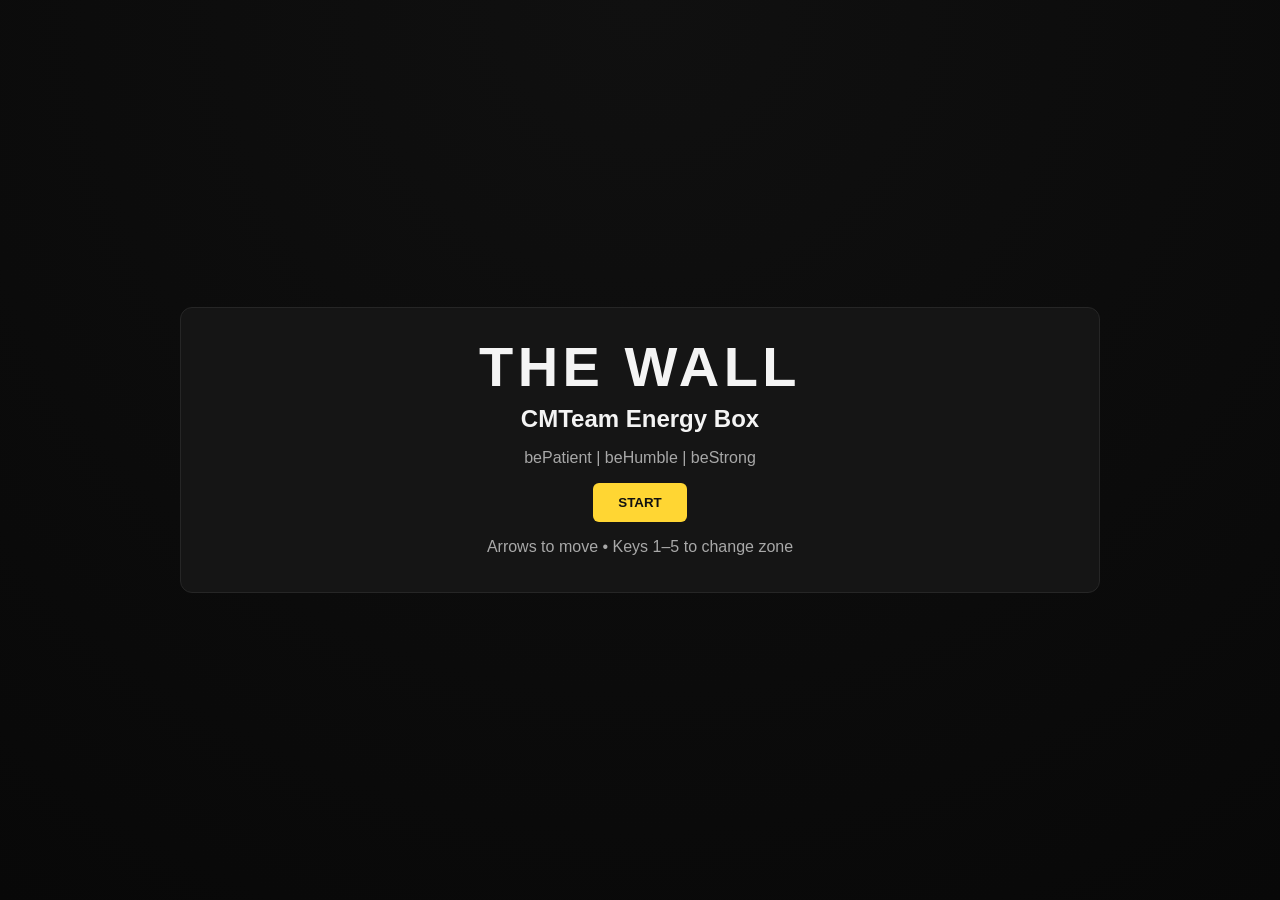
<file: the-wall/index.html>
<!DOCTYPE html>
<html lang="en">
<head>
  <meta charset="UTF-8" />
  <meta name="viewport" content="width=device-width, initial-scale=1.0" />
  <title>THE WALL – CMTeam Energy Box</title>
  <link rel="stylesheet" href="style.css" />
</head>
<body>
  <main class="app">
    <section id="start-screen" class="screen active">
      <h1>THE WALL</h1>
      <h2>CMTeam Energy Box</h2>
      <p class="motto">bePatient | beHumble | beStrong</p>
      <button id="start-btn">START</button>
      <p class="hint">Arrows to move • Keys 1–5 to change zone</p>
    </section>

    <section id="game-screen" class="screen">
      <header class="hud">
        <div class="hud-item">
          <span>Energy</span>
          <div class="energy-bar-wrap">
            <div id="energy-bar" class="energy-bar"></div>
          </div>
          <strong id="energy-value">100%</strong>
        </div>
        <div class="hud-item"><span>Zone</span><strong id="zone-label">A0</strong></div>
        <div class="hud-item"><span>Time</span><strong id="time-label">0.0s</strong></div>
      </header>
      <canvas id="game-canvas" width="880" height="520" aria-label="THE WALL game board"></canvas>
      <p class="legend">Zones: 1=A0, 2=A1, 3=A2, 4=A3, 5=Vo2</p>
    </section>

    <section id="result-screen" class="screen">
      <h2>Session Complete</h2>
      <div id="result-summary" class="summary"></div>
      <button id="restart-btn">PLAY AGAIN</button>
    </section>
  </main>

  <script src="script.js"></script>
</body>
</html>
</file>
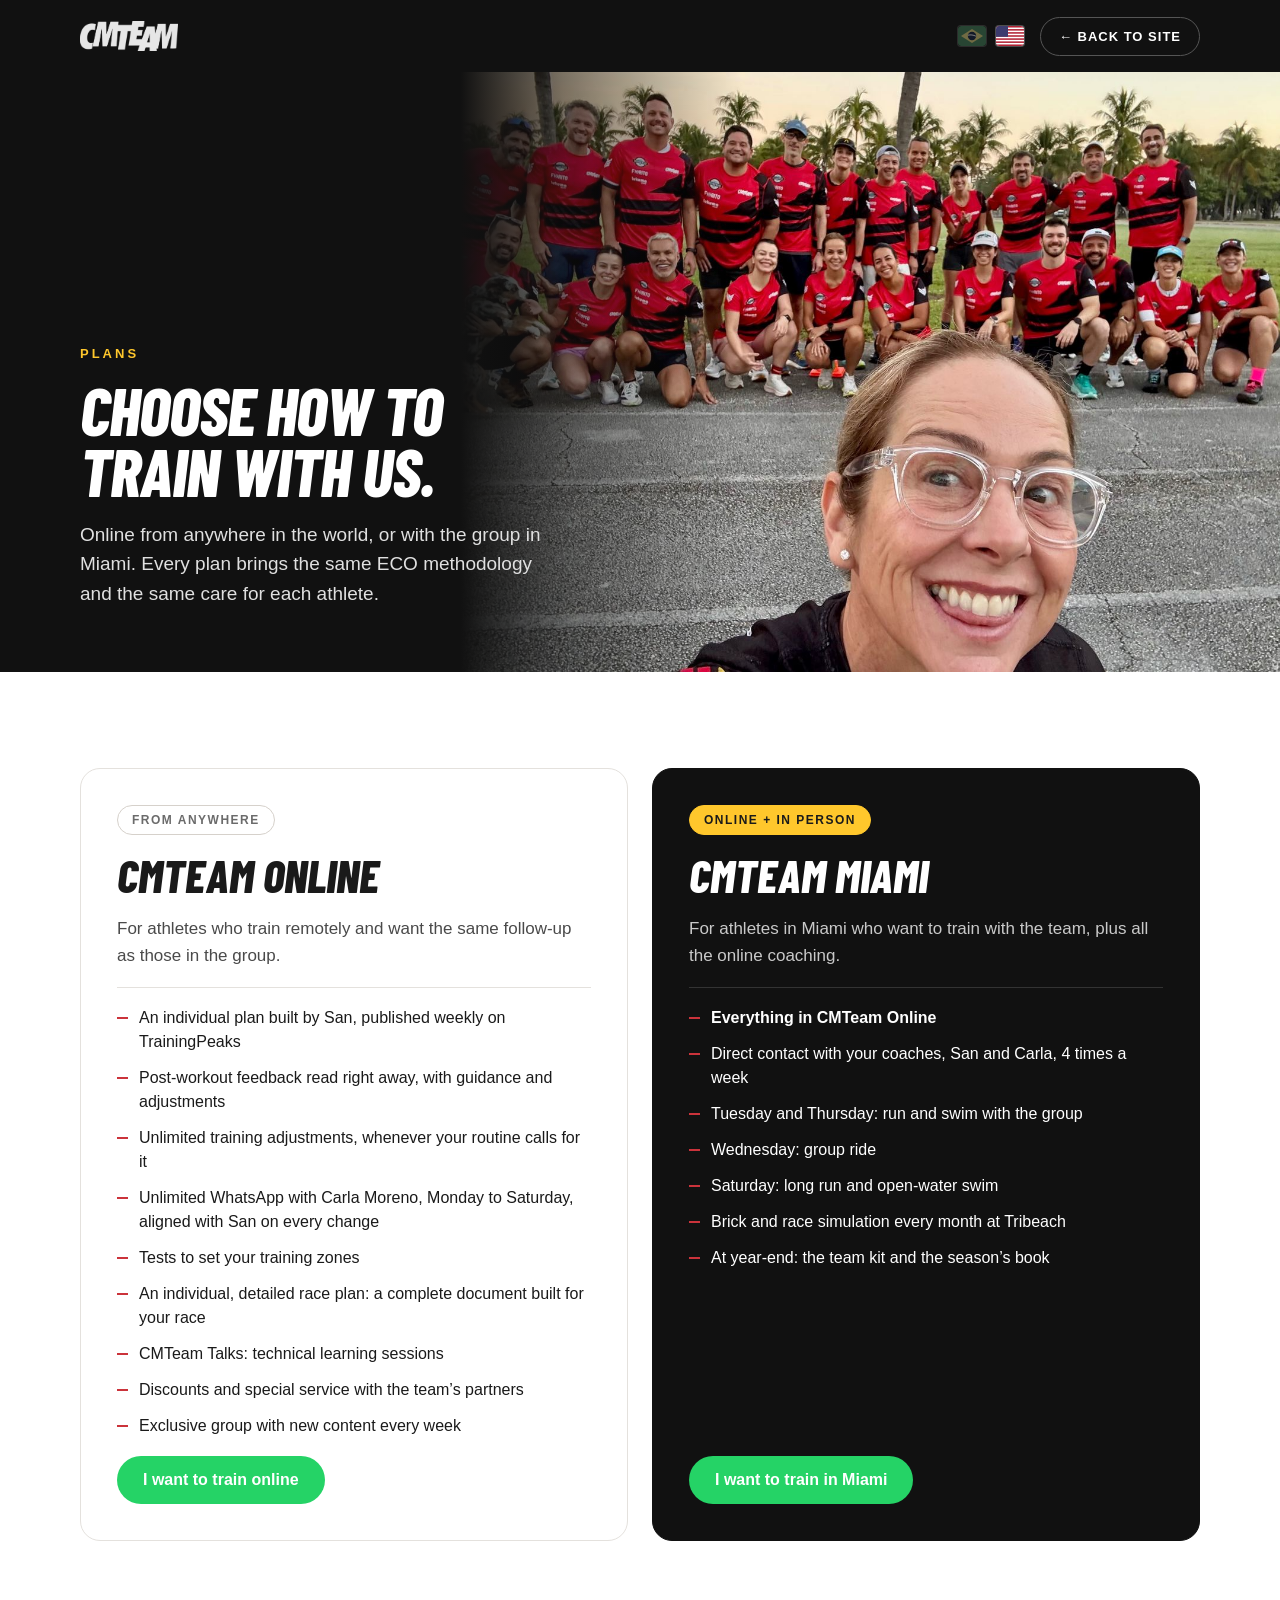
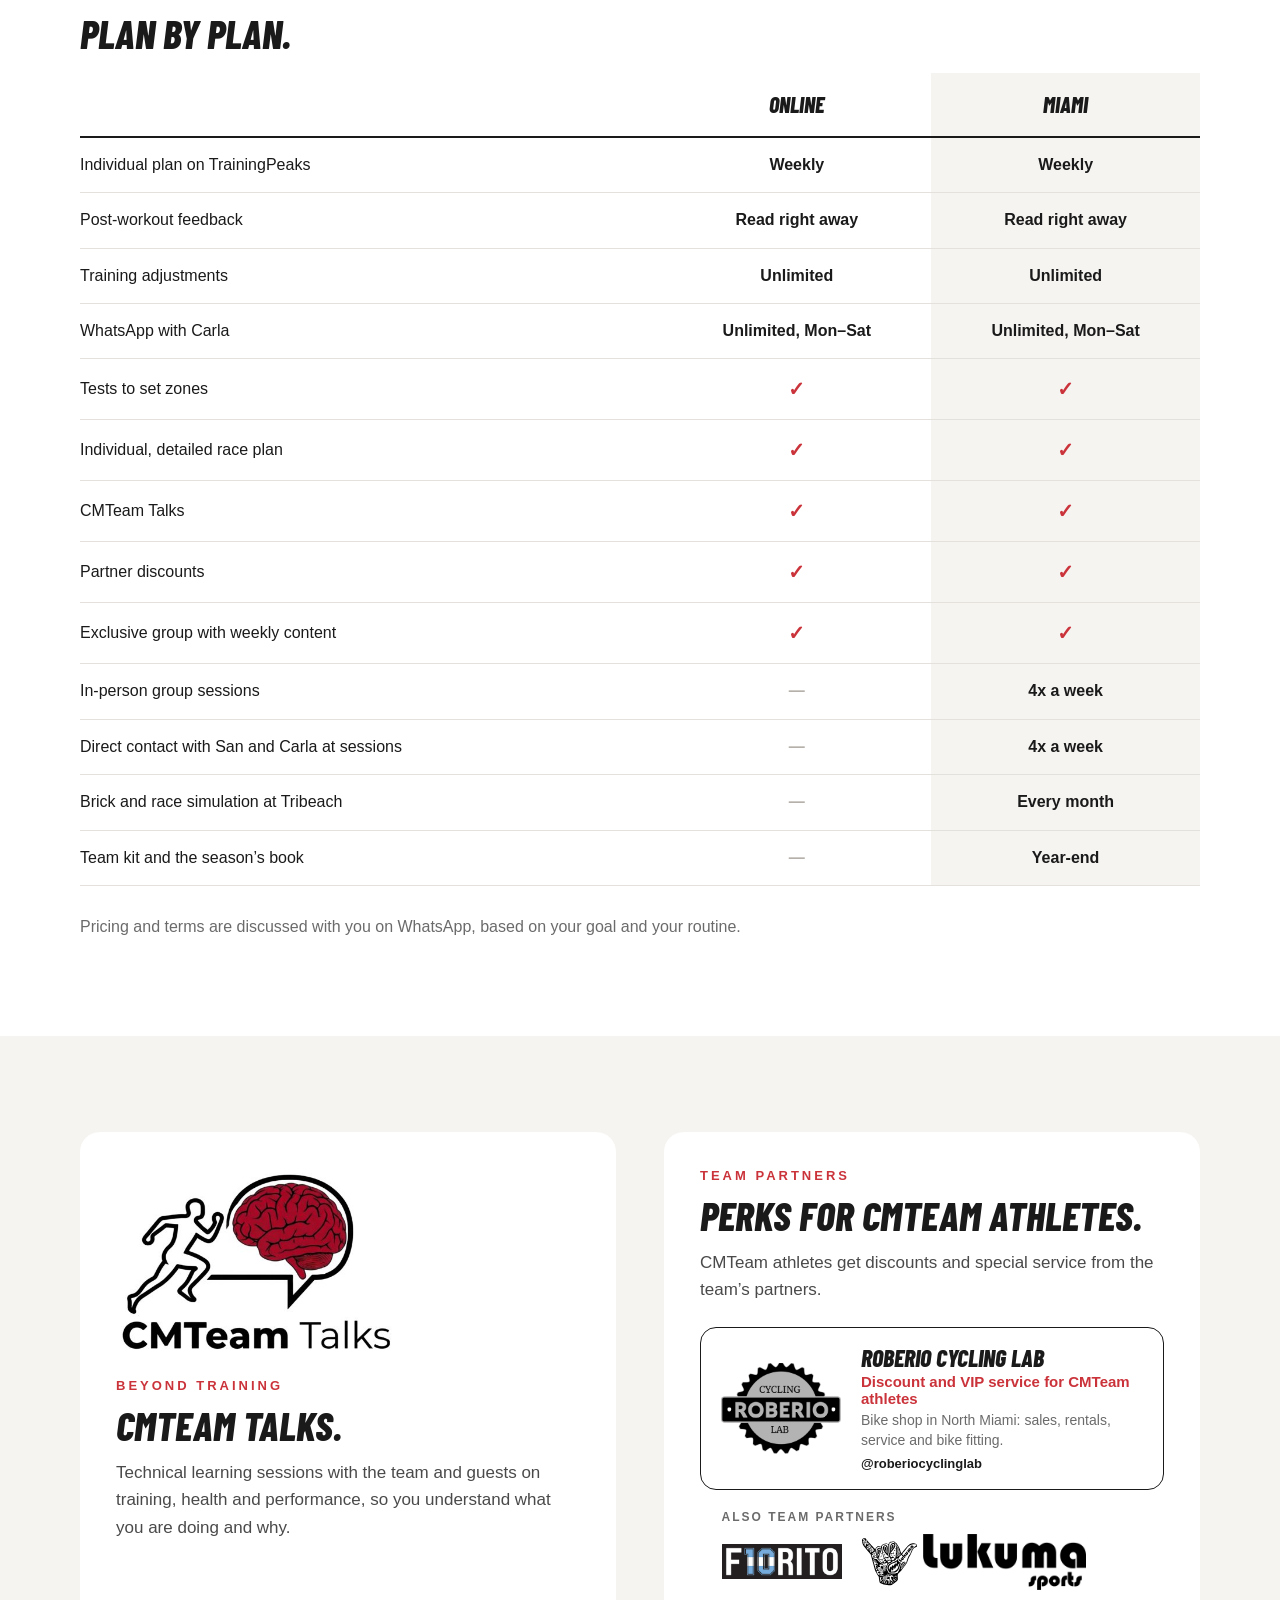
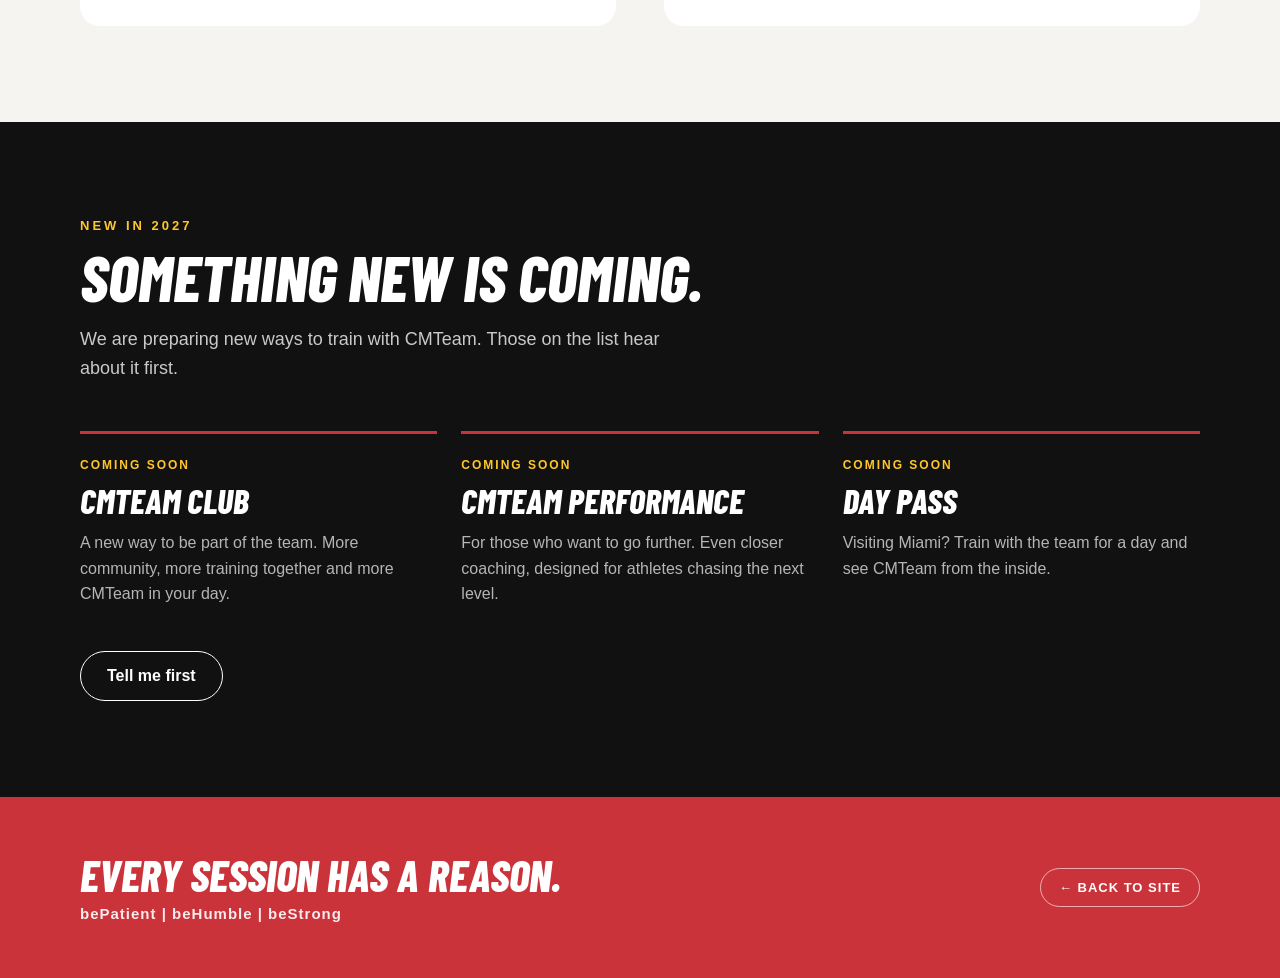
<file: en/planos/index.html>
<!doctype html>
<html lang="en">
<head>
<meta charset="utf-8">
<meta name="viewport" content="width=device-width, initial-scale=1">
<title>Plans — CMTeam</title>
<meta name="description" content="CMTeam plans: online coaching from anywhere, or in person in Miami. An individual plan, Carla Moreno on WhatsApp and the ECO methodology.">
<link rel="canonical" href="https://cmteam.us/en/planos/">
<link rel="alternate" hreflang="pt-BR" href="https://cmteam.us/planos/">
<link rel="alternate" hreflang="en" href="https://cmteam.us/en/planos/">
<meta name="theme-color" content="#111111">
<link rel="icon" type="image/png" sizes="32x32" href="../../img/favicon-32.png?v=3">
<link rel="apple-touch-icon" href="../../img/apple-touch-icon.png?v=3">
<meta property="og:type" content="website">
<meta property="og:title" content="Plans — CMTeam">
<meta property="og:description" content="Online coaching from anywhere, or in person in Miami.">
<meta property="og:image" content="https://cmteam.us/img/planos-capa.jpg">
<link rel="preconnect" href="https://fonts.googleapis.com">
<link href="https://fonts.googleapis.com/css2?family=Barlow+Condensed:ital,wght@0,700;0,800;1,800;1,900&amp;display=swap" rel="stylesheet">
<script data-goatcounter="https://cmteam.goatcounter.com/count" async src="//gc.zgo.at/count.js"></script>
<style>
body{margin:0;font-family:Arial,Helvetica,sans-serif;background:#FFFFFF;color:#1A1A1A;-webkit-font-smoothing:antialiased}
a{color:#CB333B}
.wrap{max-width:1200px;margin:0 auto;padding-left:40px;padding-right:40px;box-sizing:border-box}
.disp{font-family:'Barlow Condensed',Arial,sans-serif;font-weight:800;font-style:italic;text-transform:uppercase}
.kick{font-size:13px;font-weight:700;letter-spacing:3px;text-transform:uppercase;color:#CB333B}
.top{position:sticky;top:0;z-index:20;background:#111111}
.top .wrap{display:flex;align-items:center;justify-content:space-between;gap:16px;height:72px}
.top img{height:30px;width:auto;display:block}
.flag{width:28px;height:20px;display:block;border-radius:3px;box-shadow:0 0 0 1px rgba(255,255,255,.25)}
.langsw{display:flex;align-items:center;gap:2px}
.langsw a{display:flex;align-items:center;justify-content:center;width:36px;height:44px;border-radius:8px;opacity:.45;filter:grayscale(.6);transition:opacity .2s,filter .2s;padding:0 !important;border:0 !important}
.langsw a:hover,.langsw a.on{opacity:1;filter:none}
.topr{display:flex;align-items:center;gap:12px}
.back{display:inline-flex;align-items:center;gap:8px;color:#FFFFFF;text-decoration:none;font-size:13px;font-weight:700;letter-spacing:1px;text-transform:uppercase;border:1.5px solid #555;border-radius:999px;padding:11px 18px}
.back:hover{border-color:#FFFFFF;color:#FFFFFF}
.cover{position:relative;background:#111111;color:#FFFFFF;overflow:hidden}
.cover img{position:absolute;top:0;right:0;width:64%;height:100%;object-fit:cover;object-position:center 30%}
.cover:after{content:"";position:absolute;inset:0;background:linear-gradient(90deg,#111111 36%,rgba(17,17,17,.55) 44%,rgba(17,17,17,0) 58%)}
.cover .wrap{position:relative;z-index:1;min-height:600px;display:flex;flex-direction:column;justify-content:flex-end;gap:18px;padding-top:120px;padding-bottom:64px}
.cover .kick{color:#FFC72C}
.cover h1{margin:0;font-size:clamp(48px,5.2vw,76px);line-height:.92;letter-spacing:-1px;max-width:min(560px,40vw)}
.cover p{margin:0;font-size:19px;line-height:1.55;color:#E0E0E0;max-width:min(470px,38vw)}
.sec{padding-top:96px;padding-bottom:96px}
.plans{display:grid;grid-template-columns:repeat(2,minmax(0,1fr));gap:24px}
.plan{border:1px solid #E4E1DD;border-radius:20px;padding:36px;display:flex;flex-direction:column;gap:18px}
.plan.dark{background:#111111;color:#FFFFFF;border-color:#111111}
.tag{align-self:flex-start;font-size:12px;font-weight:700;letter-spacing:1.5px;text-transform:uppercase;padding:7px 14px;border-radius:999px;border:1.5px solid #D6D1CB;color:#6B6B6B}
.plan.dark .tag{background:#FFC72C;border-color:#FFC72C;color:#1A1A1A}
.plan h2{margin:0;font-size:46px;line-height:.95}
.plan .for{margin:0;font-size:17px;line-height:1.6;color:#4A4A4A}
.plan.dark .for{color:#C9C9C9}
.inc{margin:0;padding:18px 0 0;list-style:none;border-top:1px solid #E4E1DD;display:flex;flex-direction:column;gap:12px}
.plan.dark .inc{border-color:#333333}
.inc li{position:relative;padding-left:22px;font-size:16px;line-height:1.5}
.inc li:before{content:"";position:absolute;left:0;top:.7em;width:11px;height:2px;background:#CB333B}
.inc b{font-weight:700}
.cta{margin-top:auto;align-self:flex-start;display:inline-flex;align-items:center;gap:10px;background:#25D366;color:#FFFFFF;text-decoration:none;font-size:16px;font-weight:700;padding:15px 26px;border-radius:999px}
.cta:hover{color:#FFFFFF;filter:brightness(1.05)}
.cta:focus-visible,.back:focus-visible,.cta2:focus-visible{outline:3px solid #FFC72C;outline-offset:3px}
.cmp{margin-top:72px}
.cmp h3{margin:0 0 20px;font-size:40px;line-height:1}
.cmp-scroll{overflow-x:auto}
.cmp table{width:100%;border-collapse:collapse;min-width:520px}
.cmp th,.cmp td{padding:16px 14px;border-bottom:1px solid #E4E1DD;text-align:center;font-size:16px;line-height:1.4}
.cmp tbody th{text-align:left;font-weight:400;color:#1A1A1A;padding-left:0}
.cmp thead th{font-family:'Barlow Condensed',Arial,sans-serif;font-weight:800;font-style:italic;text-transform:uppercase;font-size:22px;border-bottom:2px solid #1A1A1A}
.cmp thead th:last-child,.cmp td:last-child{background:#F6F4F1}
.cmp td{font-weight:700;color:#1A1A1A;width:24%}
.cmp .y{color:#CB333B;font-size:20px}
.cmp .n{color:#B5B0AA}
.vh{position:absolute;width:1px;height:1px;overflow:hidden;clip:rect(0 0 0 0)}
.note{margin:28px 0 0;font-size:16px;line-height:1.6;color:#6B6B6B}
.extra{background:#F6F4F1}
.xgrid{display:grid;grid-template-columns:repeat(2,minmax(0,1fr));gap:48px}
.xblock{background:#FFFFFF;border-radius:20px;padding:36px;display:flex;flex-direction:column;gap:24px}
.xblock h2{margin:12px 0 0;font-size:40px;line-height:1}
.xblock p{margin:14px 0 0;font-size:17px;line-height:1.6;color:#4A4A4A}
.talks{width:280px;height:auto;display:block}
.logos{display:flex;flex-wrap:wrap;gap:28px;align-items:center;margin-top:auto;padding-top:20px;border-top:1px solid #E4E1DD}
.partners{margin-top:auto;display:flex;flex-direction:column;gap:20px}
.feat{display:flex;gap:20px;align-items:center;border:1.5px solid #1A1A1A;border-radius:16px;padding:18px 20px;text-decoration:none;color:#1A1A1A}
.feat:hover{background:#F6F4F1;color:#1A1A1A}
.feat img{width:120px;height:auto;flex-shrink:0}
.feat>span{display:flex;flex-direction:column;gap:3px;min-width:0}
.pname{font-family:'Barlow Condensed',Arial,sans-serif;font-weight:800;font-style:italic;text-transform:uppercase;font-size:24px;line-height:1}
.pben{font-size:15px;font-weight:700;color:#CB333B}
.psub{font-size:14px;line-height:1.45;color:#6B6B6B}
.pig{font-size:13px;font-weight:700;color:#1A1A1A;margin-top:2px}
.also-t{font-size:12px;font-weight:700;letter-spacing:2px;text-transform:uppercase;color:#6B6B6B;margin-bottom:10px}
.partners .logos{margin-top:0;padding-top:0;border-top:0;display:grid;grid-template-columns:120px auto;column-gap:20px;align-items:center;justify-content:start}.also{padding:0 21.5px}.partners .logos a.logo:first-child img{width:120px;height:auto;max-width:none}
a.logo{text-decoration:none}a.logo:hover{opacity:.75}
.logo{display:inline-flex;align-items:center;gap:6px}.logos img{height:56px;width:auto;max-width:170px;object-fit:contain;display:block}.logo img[src*="fiorito"]{height:42px}.lukuma img:first-child{height:52px}
.news{background:#111111;color:#FFFFFF}
.news .kick{color:#FFC72C}
.news h2{margin:0;font-size:64px;line-height:.95}
.news .lead{margin:0;font-size:18px;line-height:1.6;color:#C9C9C9;max-width:620px}
.ncards{display:grid;grid-template-columns:repeat(3,minmax(0,1fr));gap:24px;margin-top:48px}
.ncard{border-top:3px solid #CB333B;padding-top:24px;display:flex;flex-direction:column;gap:12px}
.ncard .soon{font-size:12px;font-weight:700;letter-spacing:2px;text-transform:uppercase;color:#FFC72C}
.ncard h3{margin:0;font-size:34px;line-height:1}
.ncard p{margin:0;font-size:16px;line-height:1.6;color:#B5B5B5}
.cta2{display:inline-block;margin-top:44px;border:1.5px solid #FFFFFF;color:#FFFFFF;text-decoration:none;font-size:16px;font-weight:700;padding:15px 26px;border-radius:999px}
.cta2:hover{background:#FFFFFF;color:#111111}
.foot{background:#CB333B;color:#FFFFFF}
.foot .wrap{padding-top:56px;padding-bottom:56px;display:flex;flex-wrap:wrap;gap:24px;align-items:center;justify-content:space-between}
.foot h2{margin:0;font-size:44px;line-height:1}
.foot .m{font-size:15px;font-weight:700;letter-spacing:1px;margin-top:8px;opacity:.9}
.foot .back{border-color:rgba(255,255,255,.6)}
@media (max-width:900px){
.wrap{padding-left:20px;padding-right:20px}
.top .wrap{height:64px}.top img{height:24px}.topr{gap:6px}.langsw a{width:30px}.back{padding:9px 14px;font-size:12px}
.cover img{position:static;width:100%;height:auto;aspect-ratio:16/10;object-position:center 30%}.cover:after{display:none}.cover .wrap{min-height:0;padding-top:28px;padding-bottom:44px}
.cover h1{font-size:54px;max-width:none}.cover p{font-size:18px;max-width:none}
.sec{padding-top:64px;padding-bottom:64px}
.plans,.ncards{grid-template-columns:minmax(0,1fr)}
.plan{padding:26px 22px}.plan h2{font-size:38px}
.news h2{font-size:44px}
.foot h2{font-size:34px}
.xgrid{grid-template-columns:minmax(0,1fr);gap:20px}.xblock{padding:26px 22px}.xblock h2{font-size:32px}.talks{width:230px}.logos img{height:40px}.feat{padding:14px}.feat img{width:84px}.also{padding:0 15.5px}.partners .logos{grid-template-columns:84px auto}.partners .logos a.logo:first-child img{width:84px}.pname{font-size:21px}
.cmp h3{font-size:32px}.cmp th,.cmp td{padding:13px 8px;font-size:14px}.cmp table{min-width:0}.cmp thead th{font-size:18px}
}
</style>
</head>
<body>

<header class="top">
<div class="wrap">
<a href="../" aria-label="CMTeam — home"><img src="../../img/cmteam-logo-branco.png" alt="CMTeam"></a>
<div class="topr"><nav class="langsw" aria-label="Language / Idioma"><a href="../../planos/" lang="pt-BR" hreflang="pt-BR" title="Português" aria-label="Português"><svg class="flag" viewBox="0 0 28 20" aria-hidden="true"><rect width="28" height="20" rx="3" fill="#009C3B"></rect><path d="M14 3 25 10 14 17 3 10Z" fill="#FFDF00"></path><circle cx="14" cy="10" r="4.2" fill="#002776"></circle><path d="M10 9.2c2.6-.6 5.4-.3 7.9 1" stroke="#FFFFFF" stroke-width="1" fill="none"></path></svg></a><a href="./" class="on" aria-current="page" lang="en" title="English" aria-label="English"><svg class="flag" viewBox="0 0 28 20" aria-hidden="true"><defs><clipPath id="fr"><rect width="28" height="20" rx="3"></rect></clipPath></defs><g clip-path="url(#fr)"><rect width="28" height="20" fill="#FFFFFF"></rect><g fill="#B22234"><rect y="0" width="28" height="1.54"></rect><rect y="3.08" width="28" height="1.54"></rect><rect y="6.15" width="28" height="1.54"></rect><rect y="9.23" width="28" height="1.54"></rect><rect y="12.31" width="28" height="1.54"></rect><rect y="15.38" width="28" height="1.54"></rect><rect y="18.46" width="28" height="1.54"></rect></g><rect width="12" height="10.77" fill="#3C3B6E"></rect></g></svg></a></nav><a class="back" href="../#online" data-back>← Back to site</a></div>
</div>
</header>

<section class="cover">
<img src="../../img/planos-capa.jpg" alt="CMTeam athletes together after training in Miami, with Carla Moreno in the foreground">
<div class="wrap">
<div class="kick">Plans</div>
<h1 class="disp">Choose how to train with us.</h1>
<p>Online from anywhere in the world, or with the group in Miami. Every plan brings the same ECO methodology and the same care for each athlete.</p>
</div>
</section>

<section class="sec">
<div class="wrap">
<div class="plans">
<article class="plan">
<span class="tag">From anywhere</span>
<h2 class="disp">CMTeam Online</h2>
<p class="for">For athletes who train remotely and want the same follow-up as those in the group.</p>
<ul class="inc">
<li>An individual plan built by San, published weekly on TrainingPeaks</li>
<li>Post-workout feedback read right away, with guidance and adjustments</li>
<li>Unlimited training adjustments, whenever your routine calls for it</li>
<li>Unlimited WhatsApp with Carla Moreno, Monday to Saturday, aligned with San on every change</li>
<li>Tests to set your training zones</li>
<li>An individual, detailed race plan: a complete document built for your race</li>
<li>CMTeam Talks: technical learning sessions</li>
<li>Discounts and special service with the team’s partners</li>
<li>Exclusive group with new content every week</li>
</ul>
<a class="cta" data-goatcounter-click="en-planos-wa-online" href="https://wa.me/13053959104?text=Hi!%20I%27d%20like%20to%20know%20more%20about%20CMTeam%20Online." target="_blank" rel="noopener">I want to train online</a>
</article>
<article class="plan dark">
<span class="tag">Online + in person</span>
<h2 class="disp">CMTeam Miami</h2>
<p class="for">For athletes in Miami who want to train with the team, plus all the online coaching.</p>
<ul class="inc">
<li><b>Everything in CMTeam Online</b></li>
<li>Direct contact with your coaches, San and Carla, 4 times a week</li>
<li>Tuesday and Thursday: run and swim with the group</li>
<li>Wednesday: group ride</li>
<li>Saturday: long run and open-water swim</li>
<li>Brick and race simulation every month at Tribeach</li>
<li>At year-end: the team kit and the season’s book</li>
</ul>
<a class="cta" data-goatcounter-click="en-planos-wa-miami" href="https://wa.me/13053959104?text=Hi!%20I%27d%20like%20to%20know%20more%20about%20CMTeam%20Miami." target="_blank" rel="noopener">I want to train in Miami</a>
</article>
</div>
<div class="cmp">
<h3 class="disp">Plan by plan.</h3>
<div class="cmp-scroll"><table>
<thead><tr><th scope="col"><span class="vh">Feature</span></th><th scope="col">Online</th><th scope="col">Miami</th></tr></thead>
<tbody>
<tr><th scope="row">Individual plan on TrainingPeaks</th><td>Weekly</td><td>Weekly</td></tr>
<tr><th scope="row">Post-workout feedback</th><td>Read right away</td><td>Read right away</td></tr>
<tr><th scope="row">Training adjustments</th><td>Unlimited</td><td>Unlimited</td></tr>
<tr><th scope="row">WhatsApp with Carla</th><td>Unlimited, Mon–Sat</td><td>Unlimited, Mon–Sat</td></tr>
<tr><th scope="row">Tests to set zones</th><td><span class="y" aria-label="Included">✓</span></td><td><span class="y" aria-label="Included">✓</span></td></tr>
<tr><th scope="row">Individual, detailed race plan</th><td><span class="y" aria-label="Included">✓</span></td><td><span class="y" aria-label="Included">✓</span></td></tr>
<tr><th scope="row">CMTeam Talks</th><td><span class="y" aria-label="Included">✓</span></td><td><span class="y" aria-label="Included">✓</span></td></tr>
<tr><th scope="row">Partner discounts</th><td><span class="y" aria-label="Included">✓</span></td><td><span class="y" aria-label="Included">✓</span></td></tr>
<tr><th scope="row">Exclusive group with weekly content</th><td><span class="y" aria-label="Included">✓</span></td><td><span class="y" aria-label="Included">✓</span></td></tr>
<tr><th scope="row">In-person group sessions</th><td><span class="n" aria-label="Not included">—</span></td><td>4x a week</td></tr>
<tr><th scope="row">Direct contact with San and Carla at sessions</th><td><span class="n" aria-label="Not included">—</span></td><td>4x a week</td></tr>
<tr><th scope="row">Brick and race simulation at Tribeach</th><td><span class="n" aria-label="Not included">—</span></td><td>Every month</td></tr>
<tr><th scope="row">Team kit and the season’s book</th><td><span class="n" aria-label="Not included">—</span></td><td>Year-end</td></tr>
</tbody></table></div>
</div>
<p class="note">Pricing and terms are discussed with you on WhatsApp, based on your goal and your routine.</p>
</div>
</section>

<section class="extra">
<div class="wrap sec">
<div class="xgrid">
<div class="xblock">
<img class="talks" src="../../img/cmteam-talks.jpg" alt="CMTeam Talks" width="240" height="160" loading="lazy">
<div>
<div class="kick">Beyond training</div>
<h2 class="disp">CMTeam Talks.</h2>
<p>Technical learning sessions with the team and guests on training, health and performance, so you understand what you are doing and why.</p>
</div>
</div>
<div class="xblock">
<div>
<div class="kick">Team partners</div>
<h2 class="disp">Perks for CMTeam athletes.</h2>
<p>CMTeam athletes get discounts and special service from the team’s partners.</p>
</div>
<div class="partners">
<a class="feat" href="https://www.instagram.com/roberiocyclinglab/" target="_blank" rel="noopener" data-goatcounter-click="en-parceiro-roberio">
<img src="../../img/parceiro-roberio.png" alt="Roberio Cycling Lab" loading="lazy">
<span><span class="pname">Roberio Cycling Lab</span><span class="pben">Discount and VIP service for CMTeam athletes</span><span class="psub">Bike shop in North Miami: sales, rentals, service and bike fitting.</span><span class="pig">@roberiocyclinglab</span></span>
</a>
<div class="also">
<div class="also-t">Also team partners</div>
<div class="logos">
<a class="logo" href="https://www.instagram.com/f10rito/" target="_blank" rel="noopener" title="@f10rito" data-goatcounter-click="en-parceiro-fiorito"><img src="../../img/parceiro-fiorito.jpg" alt="Fiorito" loading="lazy"></a>
<a class="logo lukuma" href="https://www.instagram.com/lukuma_sports/" target="_blank" rel="noopener" title="@lukuma_sports" data-goatcounter-click="en-parceiro-lukuma"><img src="../../img/parceiro-lukuma-icone.svg" alt="" loading="lazy"><img src="../../img/parceiro-lukuma.png" alt="Lukuma Sports" loading="lazy"></a>
</div>
</div>
</div>
</div>
</div>
</div>
</section>

<section class="news">
<div class="wrap sec">
<div class="kick">New in 2027</div>
<h2 class="disp" style="margin-top:14px">Something new is coming.</h2>
<p class="lead" style="margin-top:18px">We are preparing new ways to train with CMTeam. Those on the list hear about it first.</p>
<div class="ncards">
<div class="ncard">
<div class="soon">Coming soon</div>
<h3 class="disp">CMTeam Club</h3>
<p>A new way to be part of the team. More community, more training together and more CMTeam in your day.</p>
</div>
<div class="ncard">
<div class="soon">Coming soon</div>
<h3 class="disp">CMTeam Performance</h3>
<p>For those who want to go further. Even closer coaching, designed for athletes chasing the next level.</p>
</div>
<div class="ncard">
<div class="soon">Coming soon</div>
<h3 class="disp">Day Pass</h3>
<p>Visiting Miami? Train with the team for a day and see CMTeam from the inside.</p>
</div>
</div>
<a class="cta2" data-goatcounter-click="en-planos-wa-novidades" href="https://wa.me/13053959104?text=Hi!%20I%27d%20like%20to%20hear%20first%20about%20CMTeam%27s%202027%20news." target="_blank" rel="noopener">Tell me first</a>
</div>
</section>

<footer class="foot">
<div class="wrap">
<div>
<h2 class="disp">Every session has a reason.</h2>
<div class="m">bePatient | beHumble | beStrong</div>
</div>
<a class="back" href="../#online" data-back>← Back to site</a>
</div>
</footer>

<script>
// Back: if the visitor came from this site, return to the exact scroll point; otherwise open the site at the online section.
document.querySelectorAll('[data-back]').forEach(function(a){
  a.addEventListener('click',function(e){
    try{
      if(document.referrer && new URL(document.referrer).host===location.host && history.length>1){ e.preventDefault(); history.back(); }
    }catch(err){}
  });
});
</script>
</body>
</html>
</file>
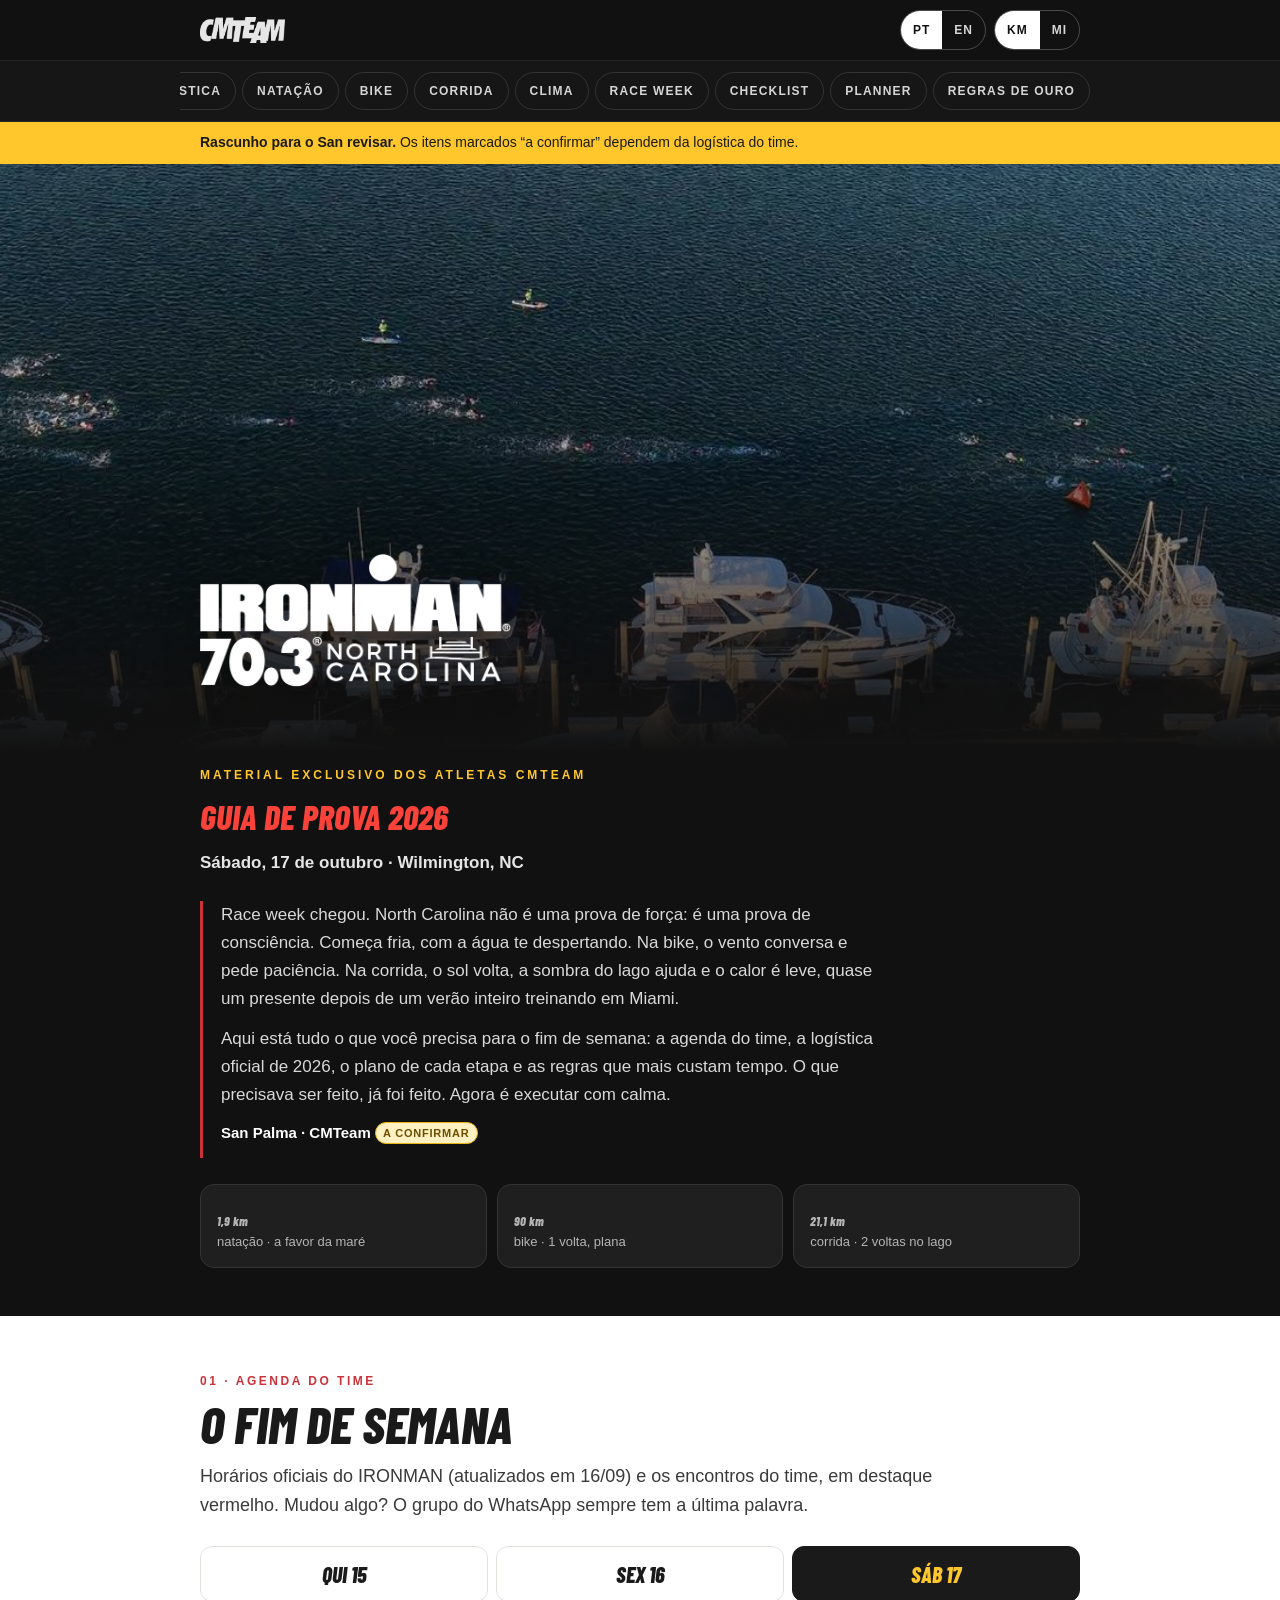
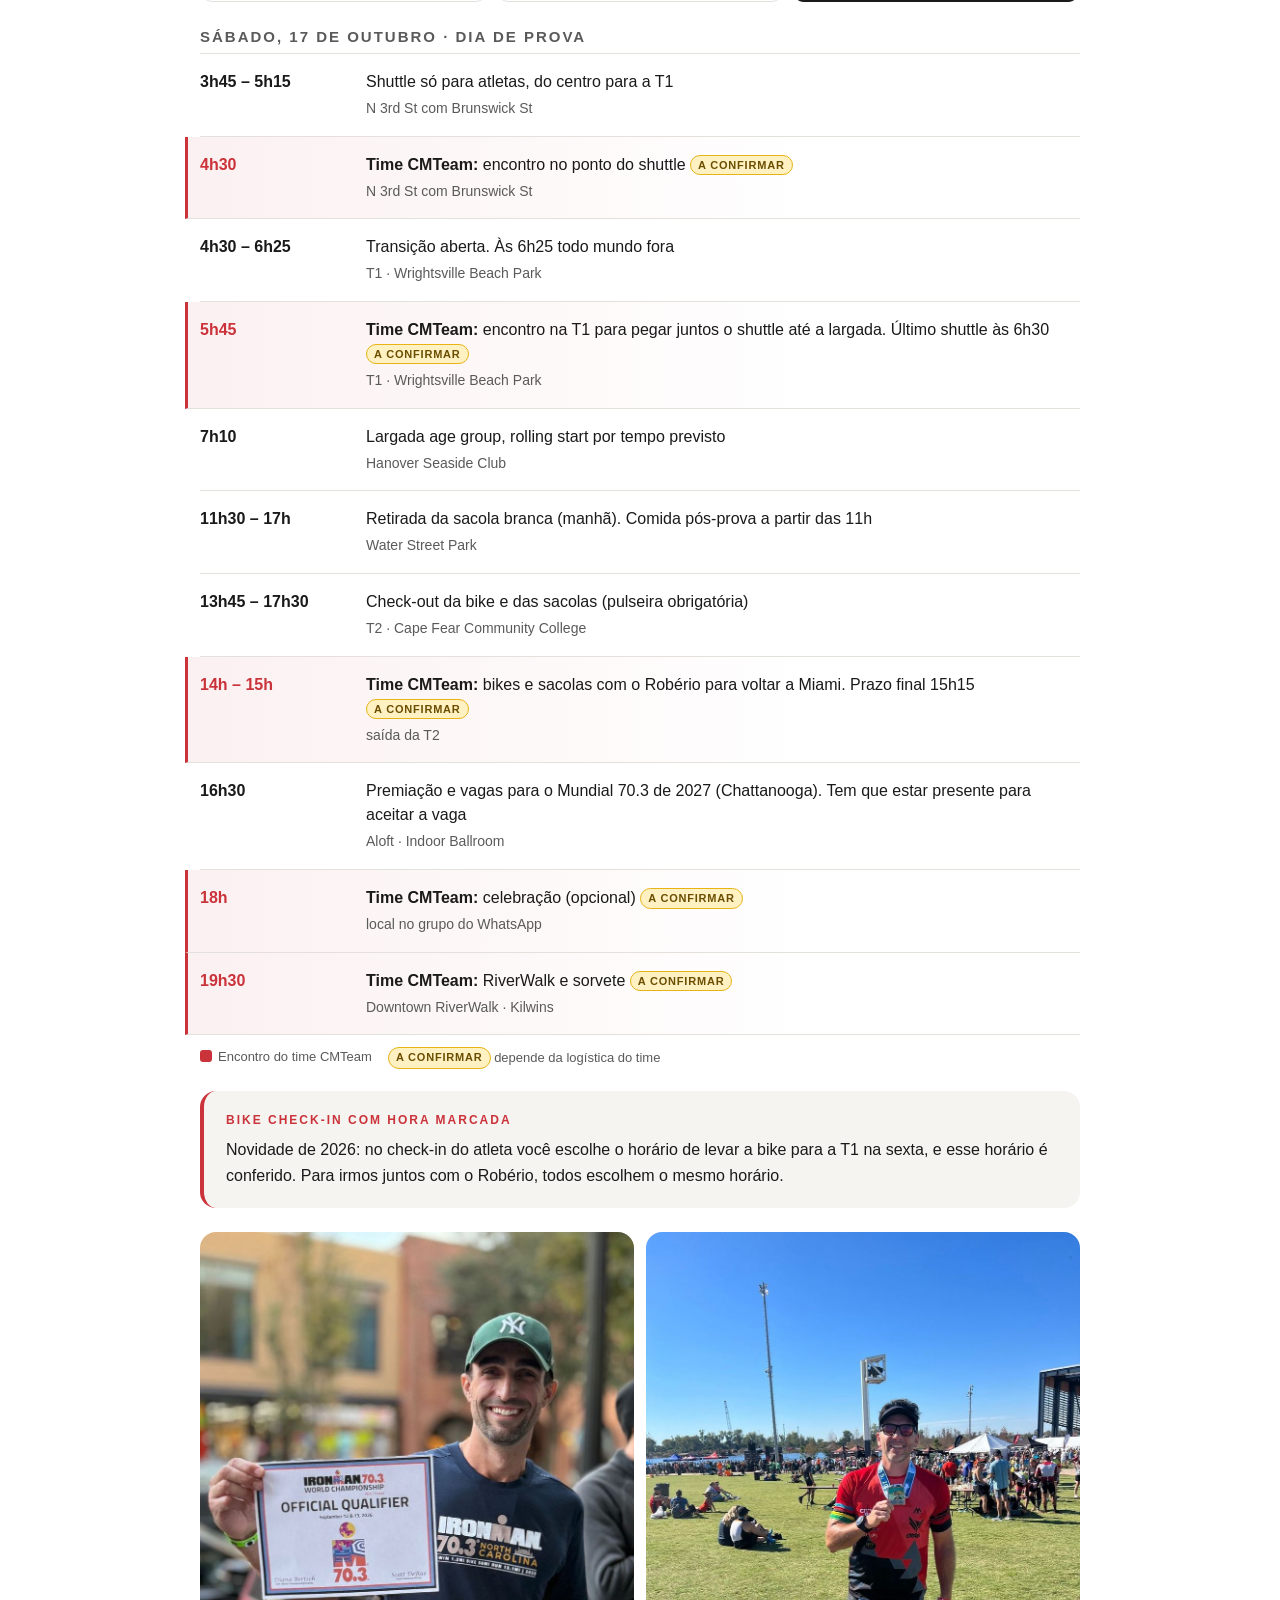
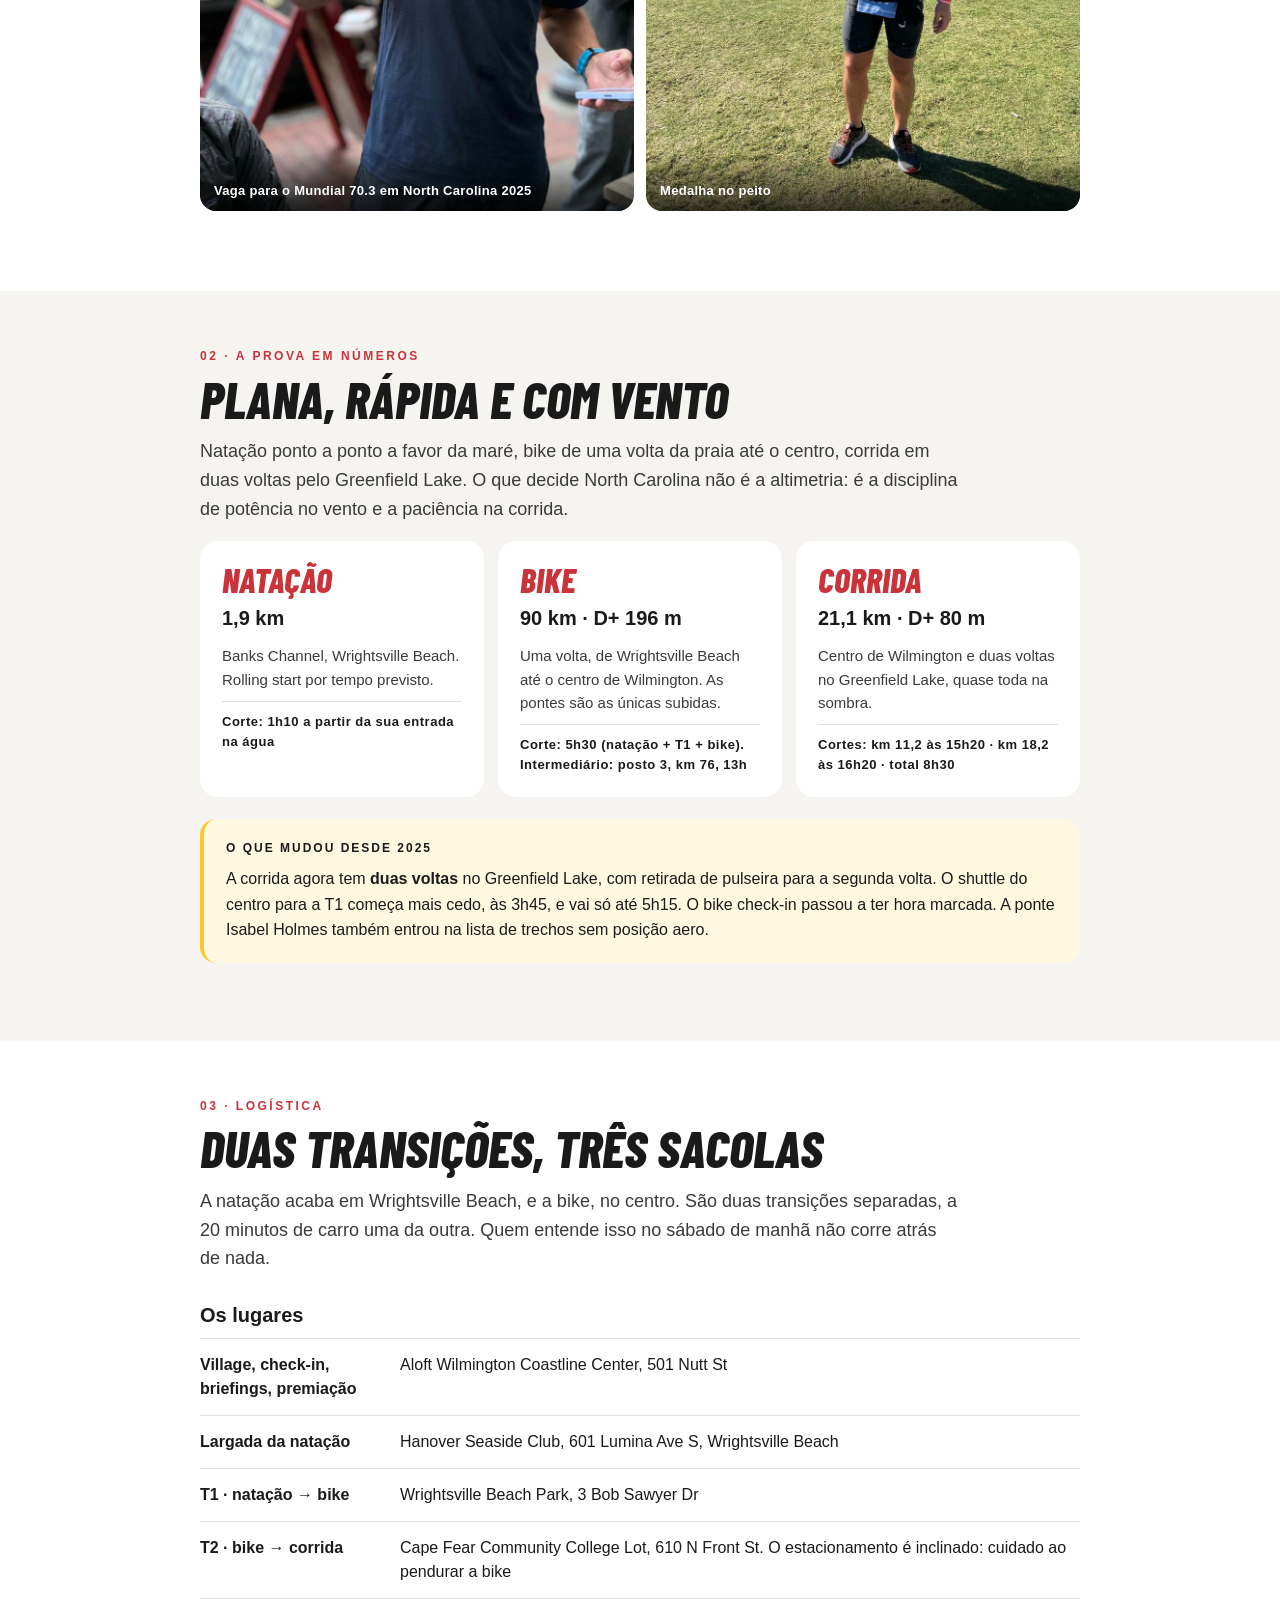
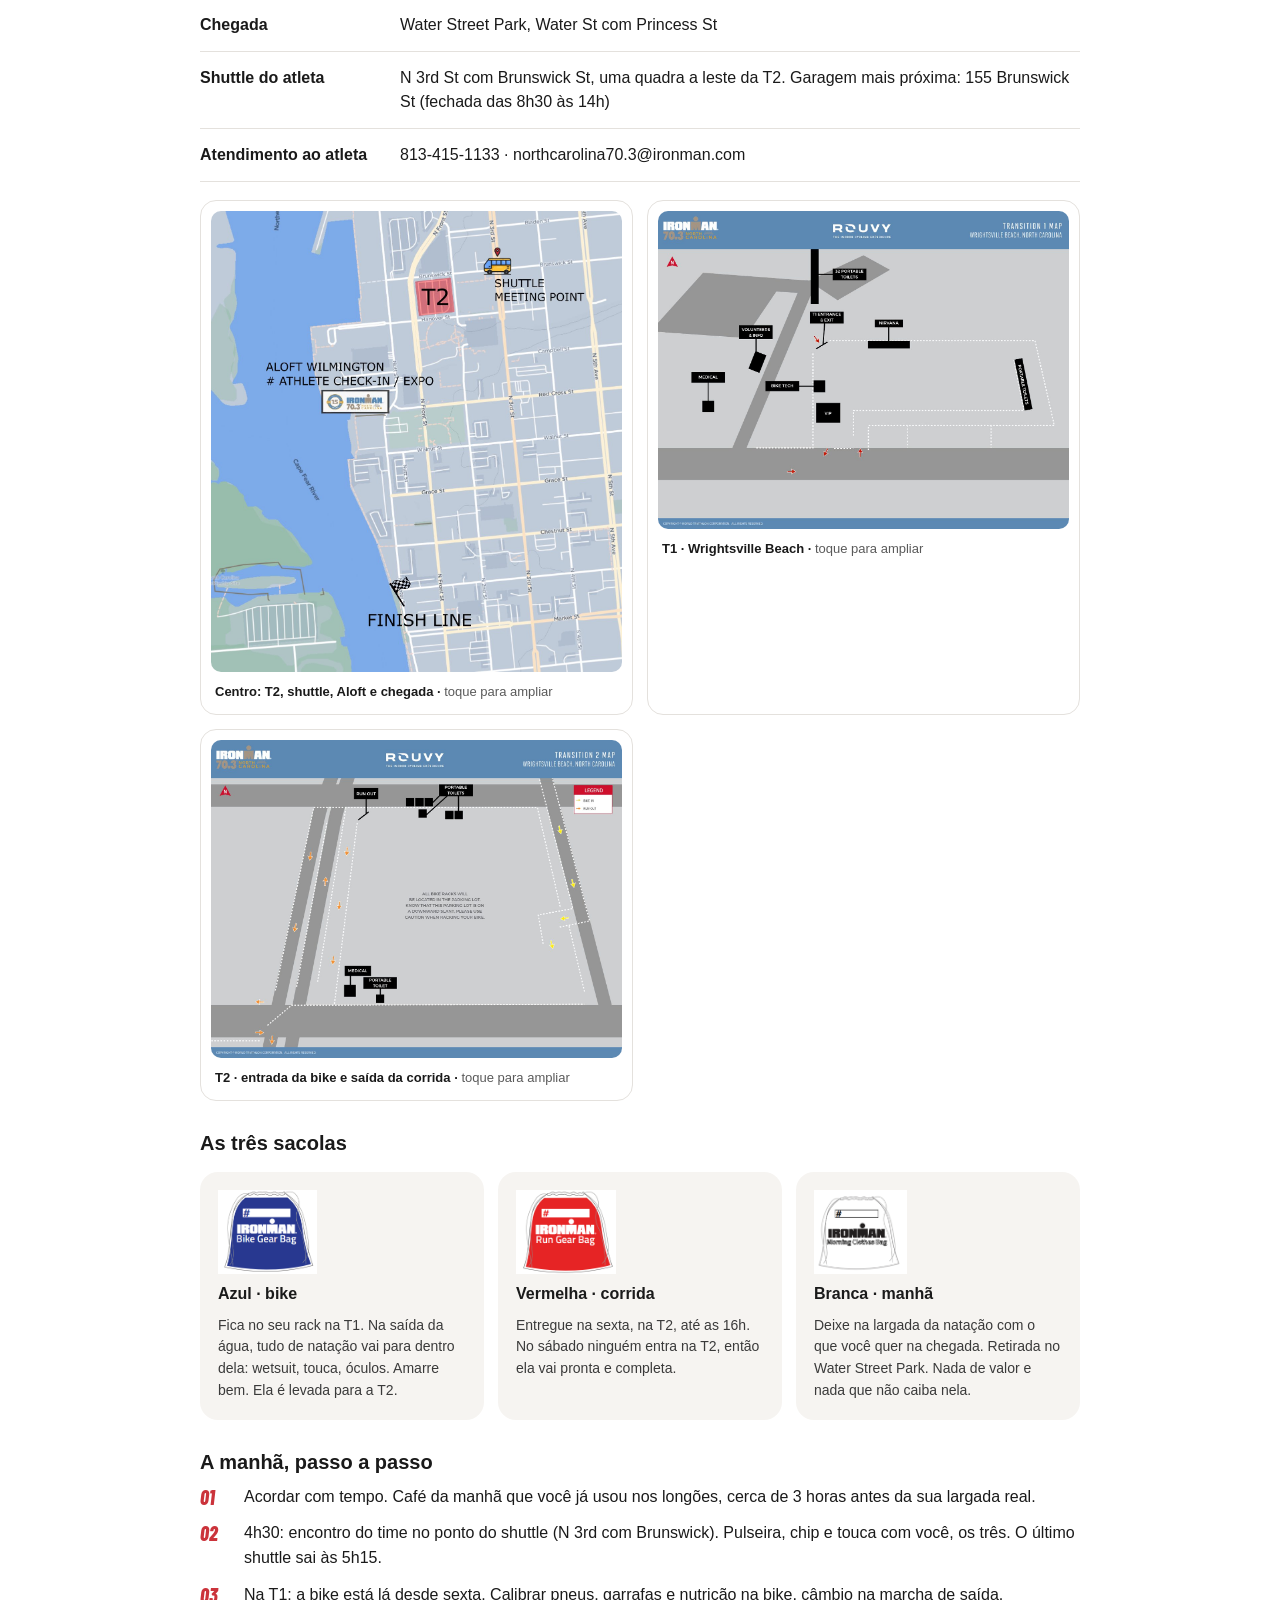
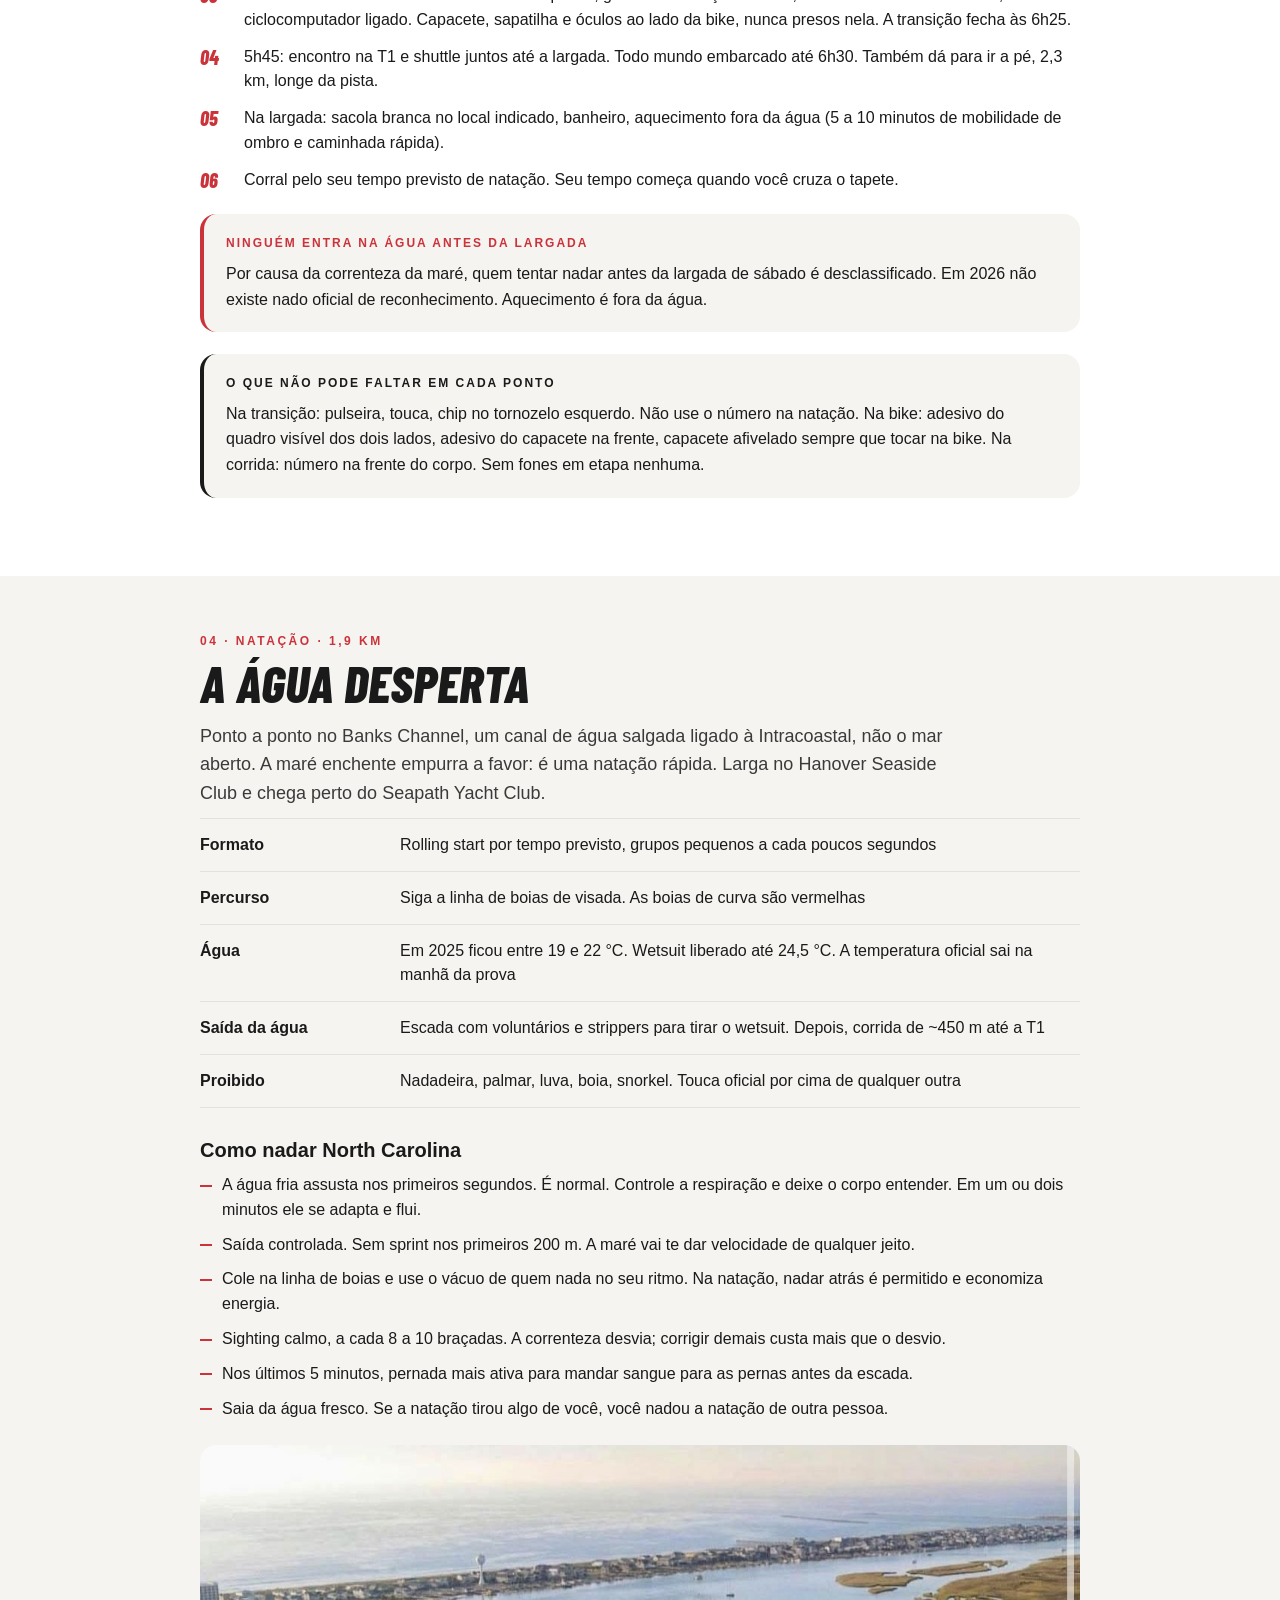
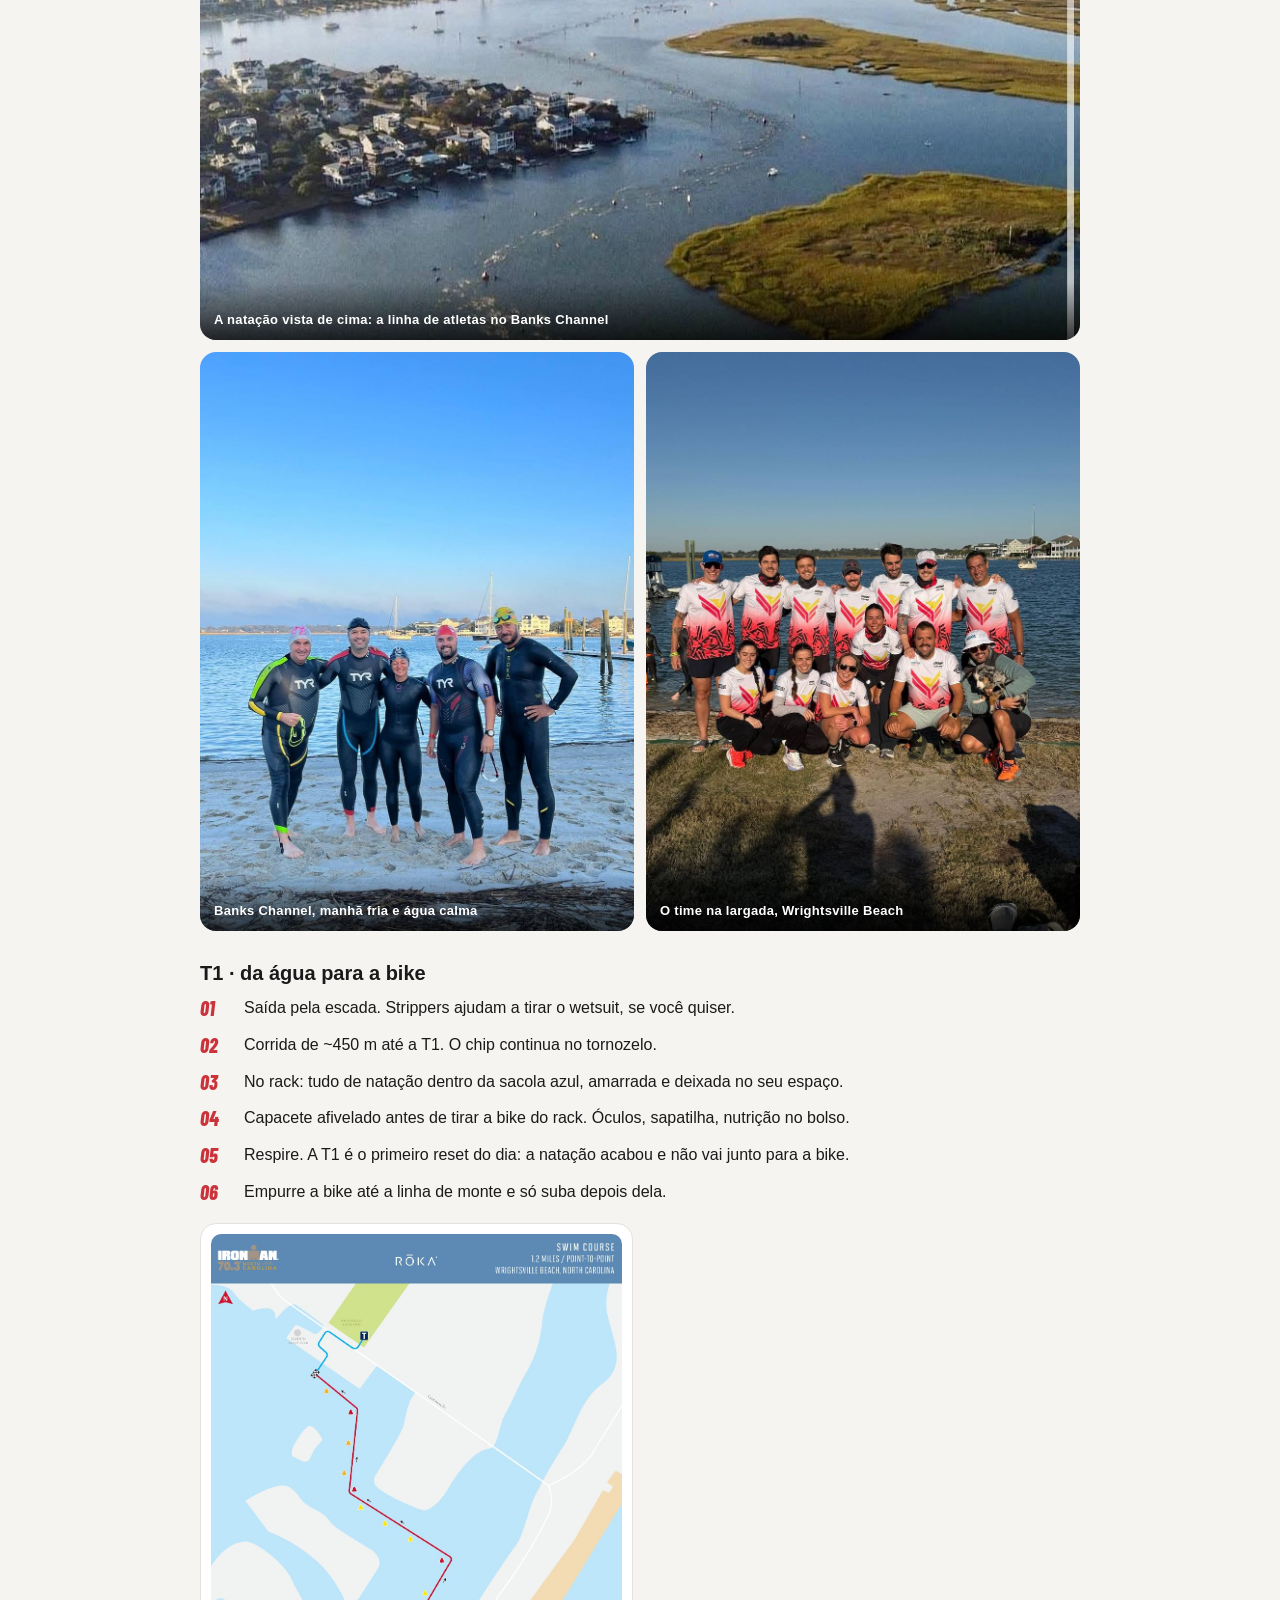
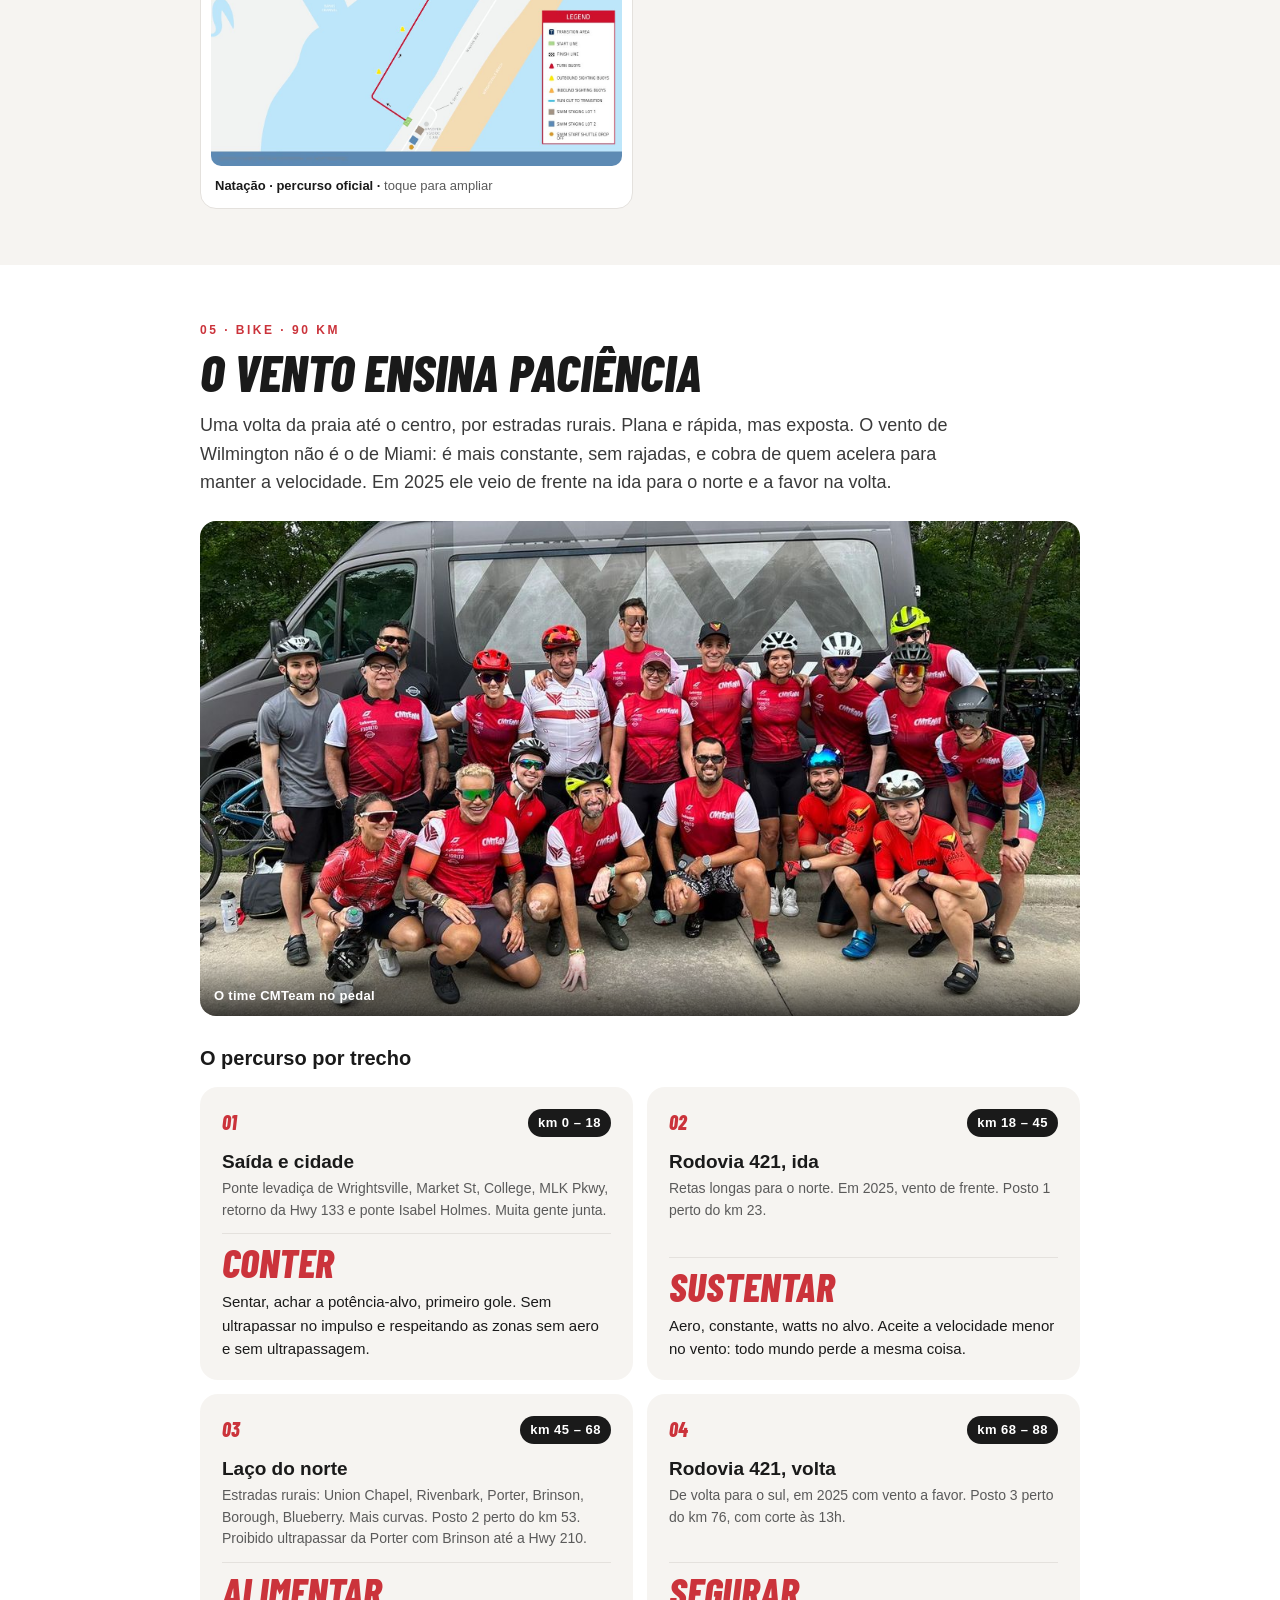
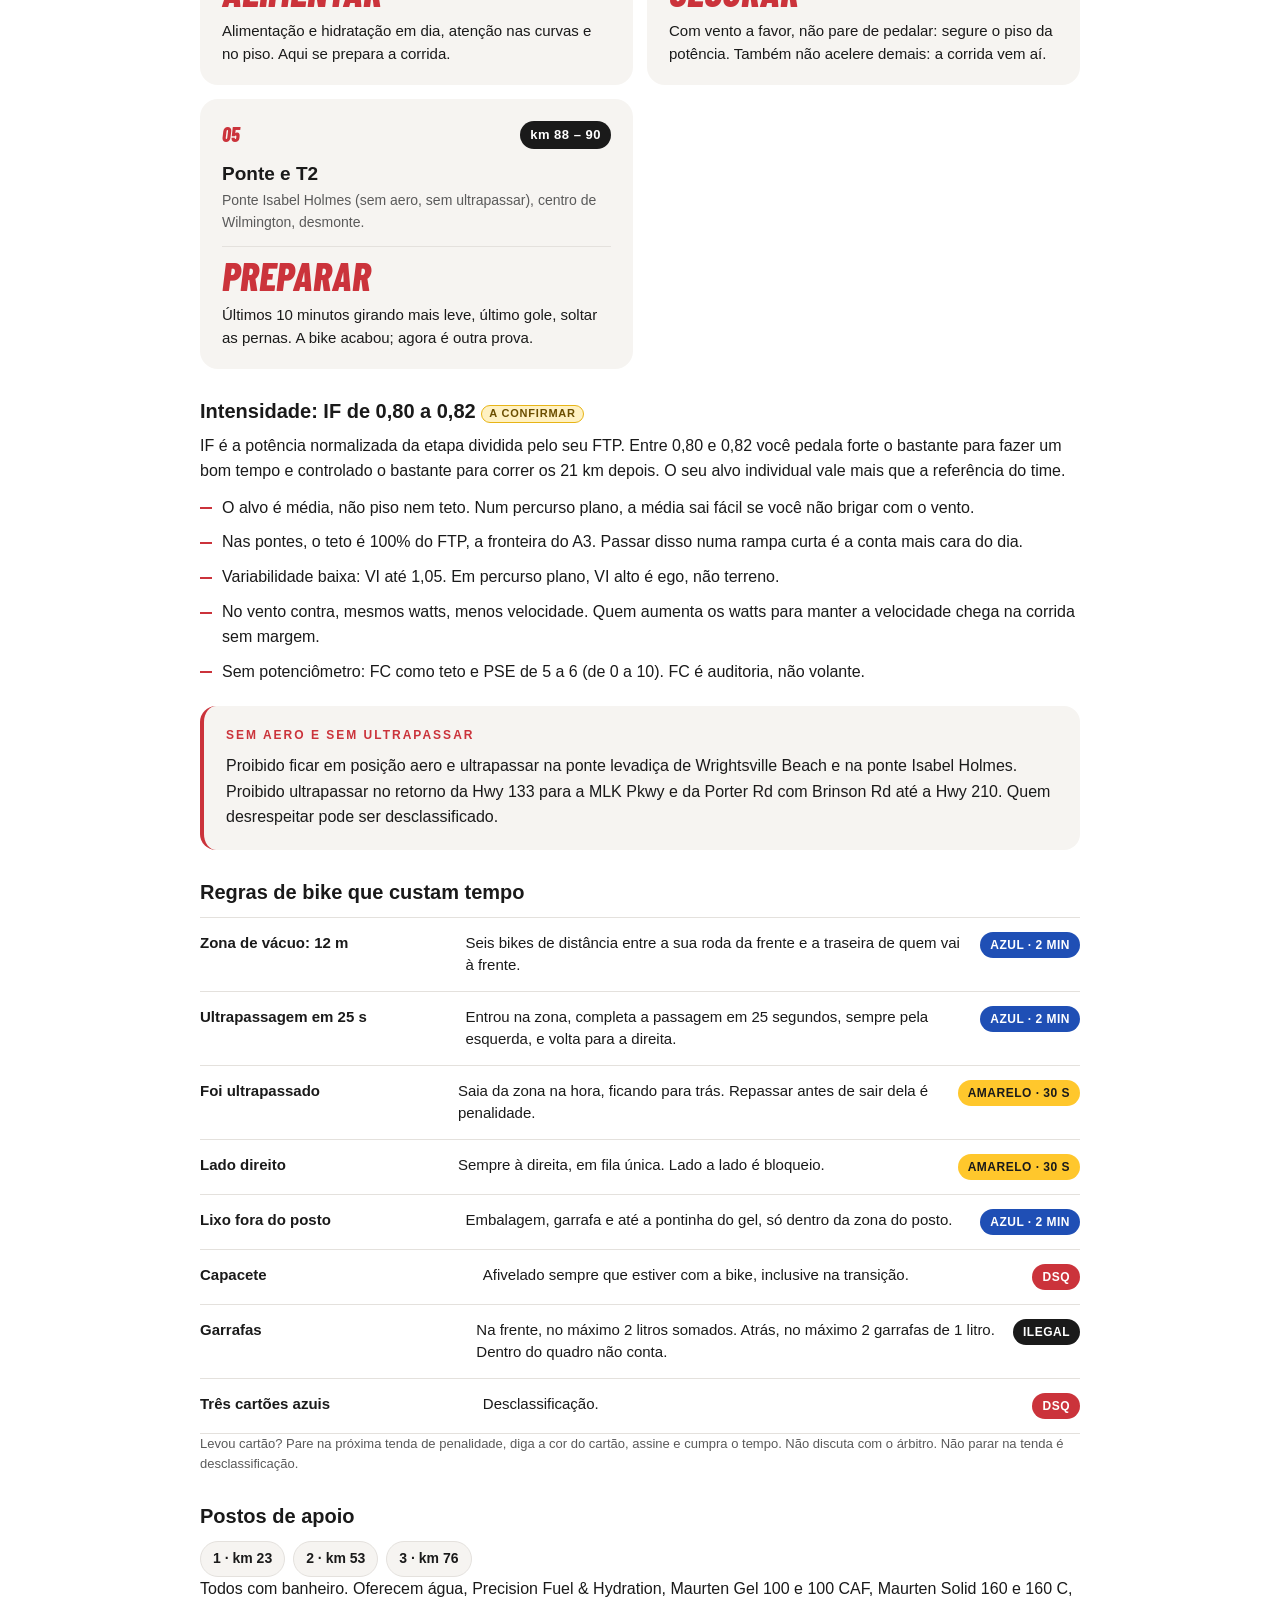
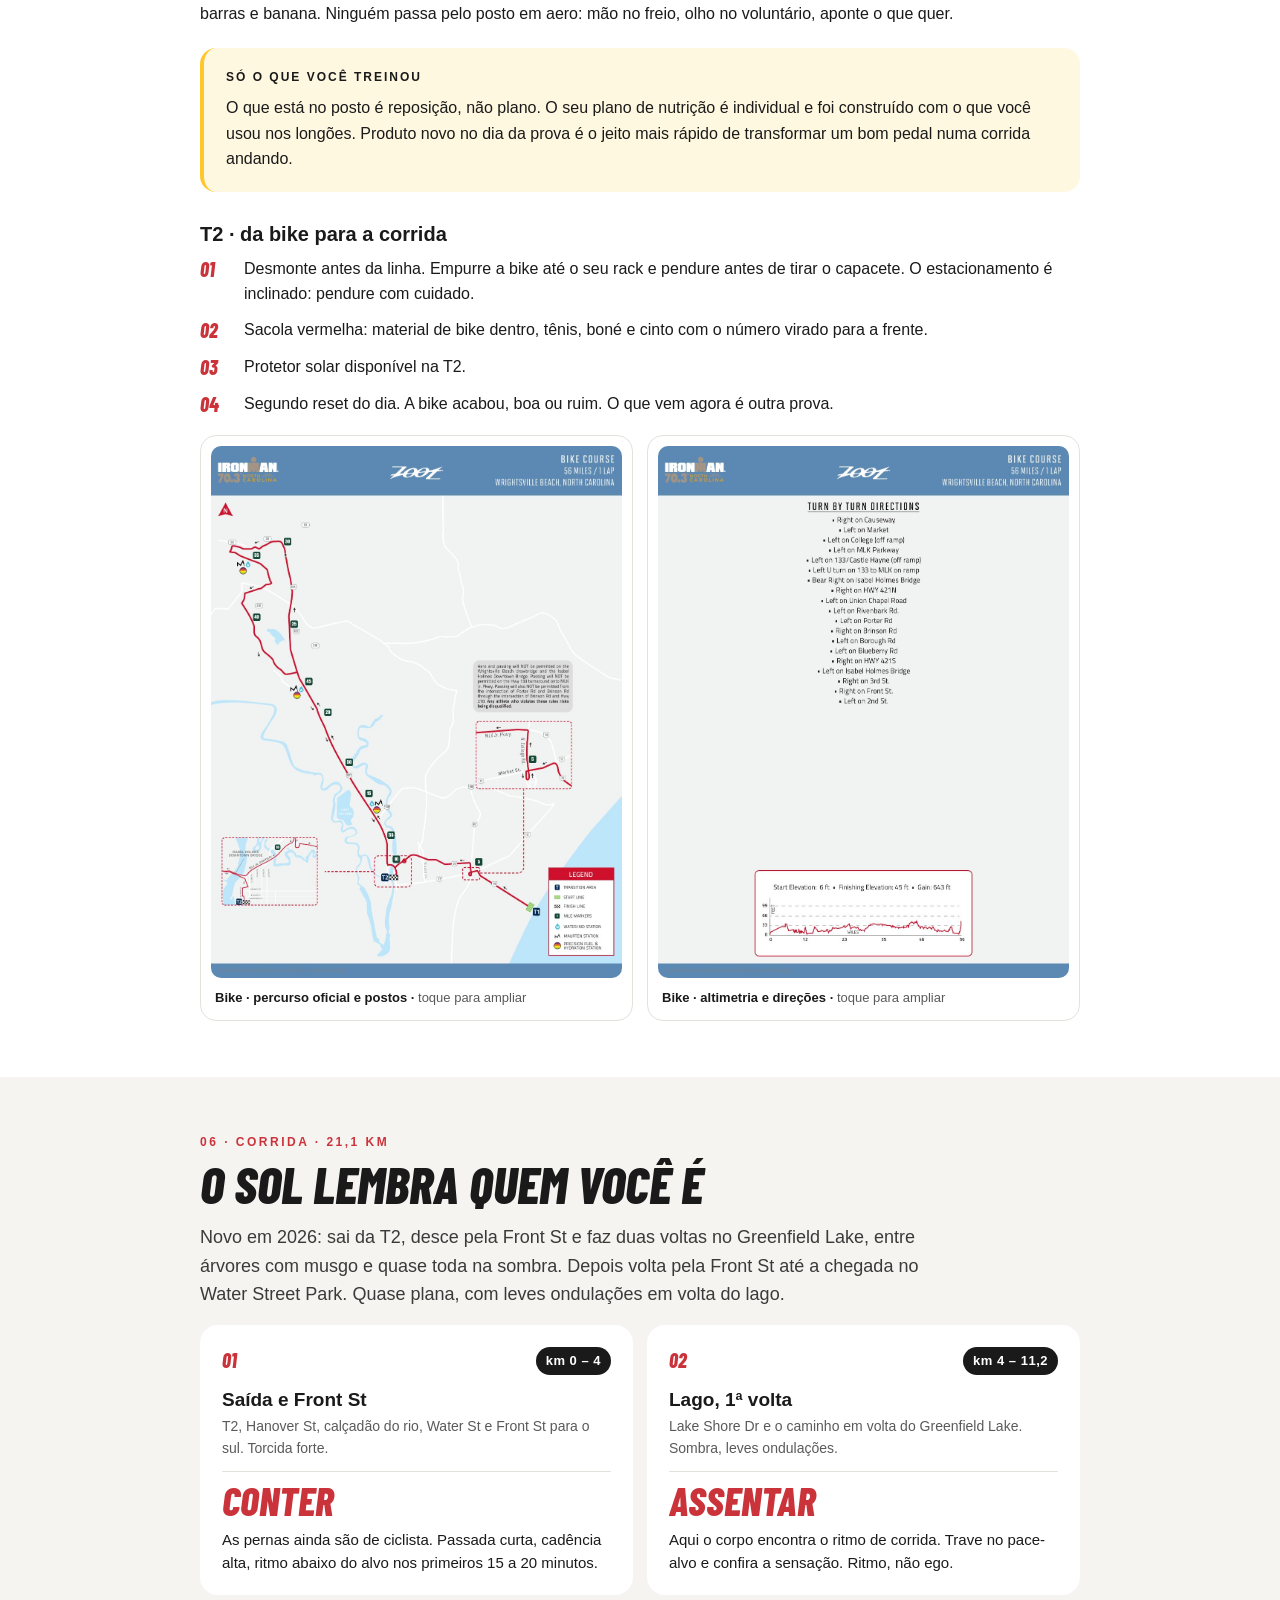
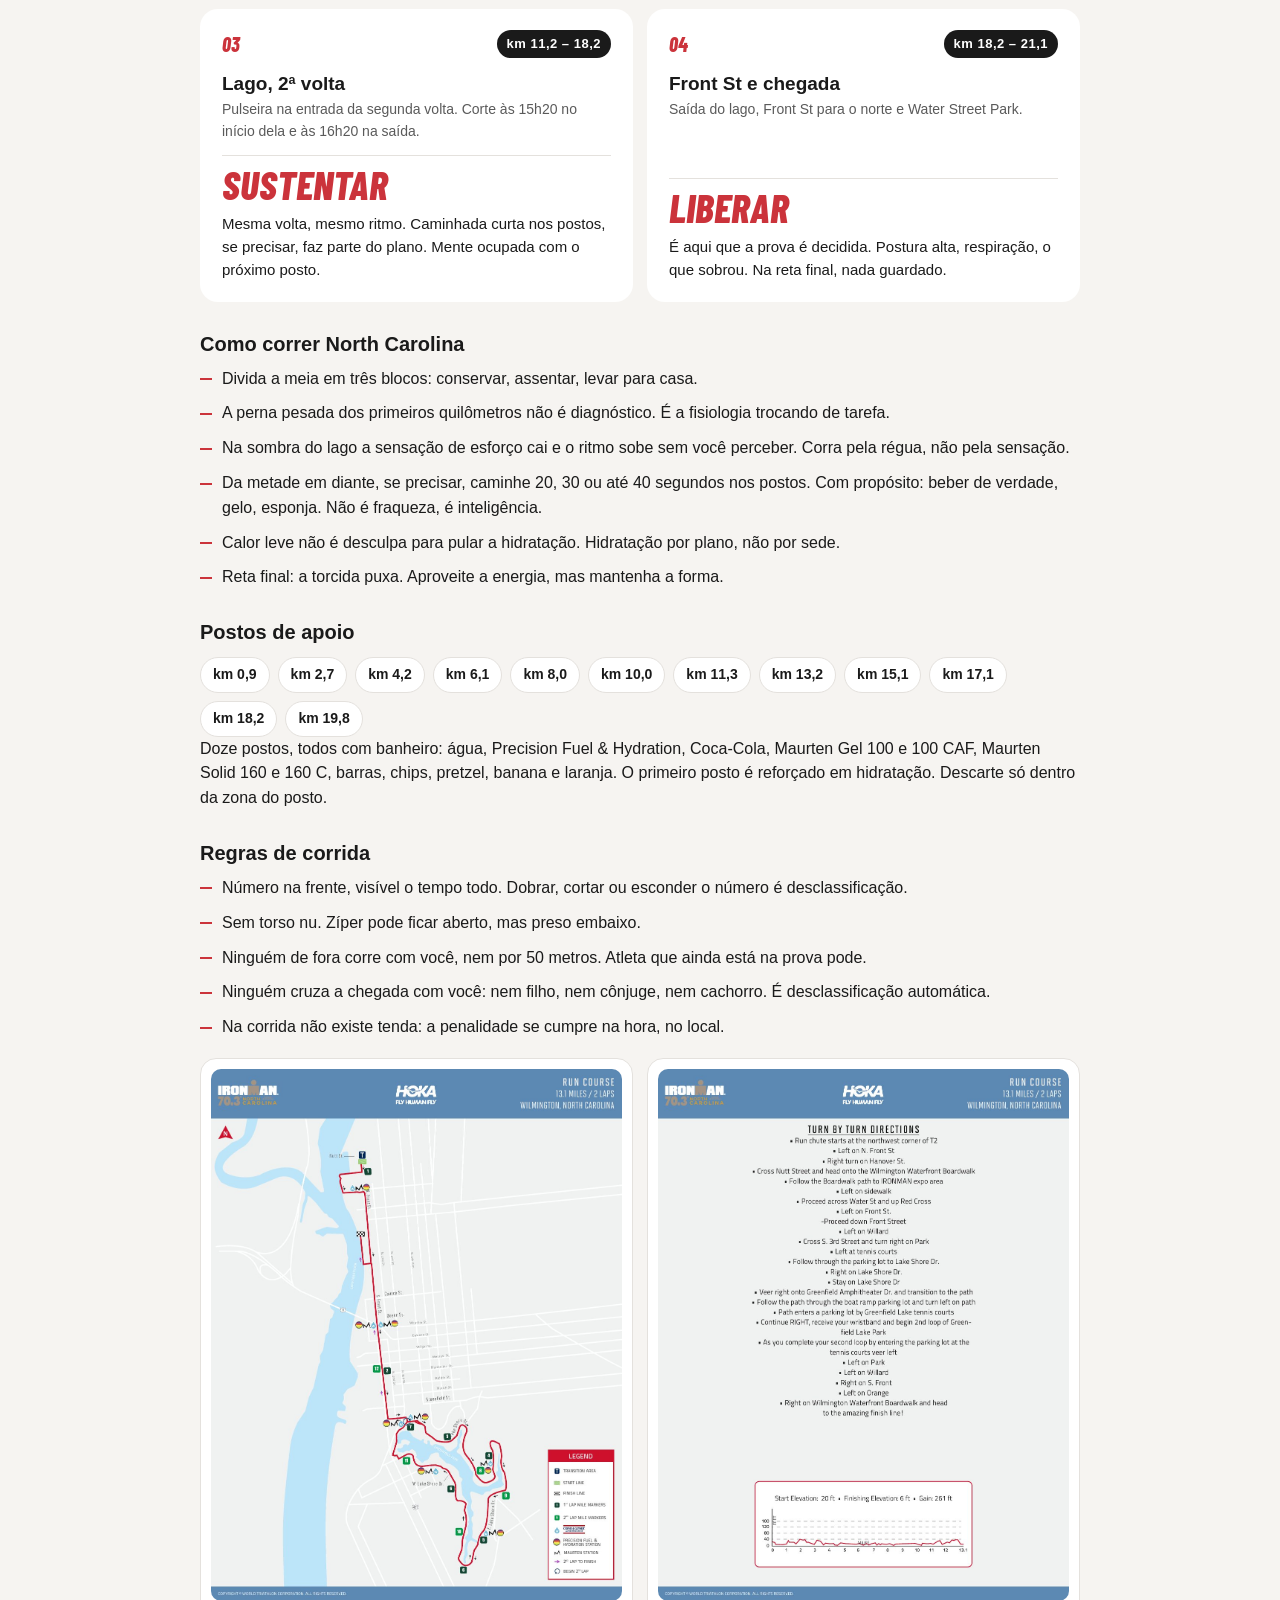
<file: prova/im703nc-2026-yfqwts/index.html>
<!doctype html>
<html lang="pt-BR" data-lang="pt" data-u="km">
<head>
<meta charset="utf-8">
<meta name="viewport" content="width=device-width, initial-scale=1">
<meta name="robots" content="noindex, nofollow, noarchive">
<title>Guia de prova · IRONMAN 70.3 North Carolina 2026 · CMTeam</title>
<link rel="icon" type="image/png" sizes="32x32" href="../../img/favicon-32.png?v=3">
<link rel="apple-touch-icon" href="../../img/apple-touch-icon.png?v=3">
<meta name="theme-color" content="#111111">
<link rel="preconnect" href="https://fonts.googleapis.com">
<link href="https://fonts.googleapis.com/css2?family=Barlow+Condensed:ital,wght@0,700;0,800;1,800&amp;display=swap" rel="stylesheet">
<style>
:root{--red:#CB333B;--red2:#F9423A;--ink:#1A1A1A;--dark:#111;--dark2:#161616;--sand:#F6F4F1;--line:#E4E1DD;--muted:#5A5A5A;--gold:#FFC72C}
*{box-sizing:border-box}
html{scroll-behavior:smooth}
html,body{overflow-x:clip}
body{margin:0;font-family:Arial,Helvetica,sans-serif;background:var(--sand);color:var(--ink);-webkit-font-smoothing:antialiased;line-height:1.55}
img{max-width:100%;display:block}
a{color:var(--red)}
.disp{font-family:'Barlow Condensed',Arial,sans-serif;font-weight:800;font-style:italic;text-transform:uppercase}
html[data-lang="pt"] body [lang="en"],html[data-lang="en"] body [lang="pt"]{display:none !important}
html[data-u="km"] .u-mi,html[data-u="mi"] .u-km{display:none}
.in{max-width:920px;margin:0 auto;padding:0 20px}
/* topo */
.top{position:sticky;top:0;z-index:30;background:var(--dark);color:#fff;border-bottom:1px solid #262626}
.top .in{display:flex;align-items:center;justify-content:space-between;gap:10px;min-height:60px}
.top img{height:26px;width:auto}
.tg{display:flex;gap:8px}
.sw{display:flex;border:1.5px solid #4A4A4A;border-radius:999px;overflow:hidden}
.sw button{background:transparent;color:#D6D6D6;border:0;font:inherit;font-size:12px;font-weight:700;letter-spacing:1px;padding:0 12px;min-height:38px;cursor:pointer}
.sw button[aria-pressed="true"]{background:#fff;color:var(--dark)}
.nav{background:var(--dark2);border-top:1px solid #262626}
.nav .in{display:flex;gap:6px;overflow-x:auto;scrollbar-width:none;padding-top:10px;padding-bottom:10px}
.nav .in::-webkit-scrollbar{display:none}
.nav a{flex-shrink:0;color:#D6D6D6;text-decoration:none;font-size:12px;font-weight:700;letter-spacing:1.2px;text-transform:uppercase;padding:9px 14px;border-radius:999px;border:1px solid #333}
.nav a.on{background:var(--red);border-color:var(--red);color:#fff}
/* rascunho */
.draft{background:var(--gold);color:var(--ink);font-size:14px}
.draft .in{padding-top:10px;padding-bottom:10px}
.tbc{display:inline-block;vertical-align:1px;background:#FFF1C2;border:1px solid #E7B416;color:#6B4E00;font-size:11px;font-weight:700;letter-spacing:.8px;text-transform:uppercase;padding:1px 7px;border-radius:999px;white-space:nowrap}
/* hero */
.hero{position:relative;background:var(--dark);color:#fff;overflow:hidden}
.hero-bg{position:absolute;left:0;right:0;top:0;height:clamp(330px,46vw,600px);background:url(img/hero-capa-2026.jpg) center 68%/cover}
.hero:after{content:"";position:absolute;left:0;right:0;top:0;height:clamp(330px,46vw,600px);background:linear-gradient(180deg,rgba(17,17,17,.05) 0%,rgba(17,17,17,.2) 45%,rgba(17,17,17,1) 100%)}
.racelogo{width:340px;max-width:78%;height:auto;margin:6px 0 34px;filter:drop-shadow(0 4px 18px rgba(0,0,0,.35))}
.hero h1.sr{position:absolute;width:1px;height:1px;overflow:hidden;clip:rect(0 0 0 0)}
.hero-sub{font-family:'Barlow Condensed',Arial,sans-serif;font-style:italic;font-weight:800;text-transform:uppercase;font-size:34px;line-height:1;color:#fff}
.hero-sub span{color:var(--red2)}
.hero .in{position:relative;z-index:1;padding-top:clamp(150px,30vw,400px);padding-bottom:48px;display:flex;flex-direction:column;gap:16px}
.eyebrow{font-size:12px;font-weight:700;letter-spacing:3px;text-transform:uppercase;color:var(--gold)}
.hero h1{margin:0;font-size:68px;line-height:.9;letter-spacing:-.5px}
.hero h1 small{display:block;font-size:.5em;color:var(--red2);letter-spacing:0}
.hero-meta{font-size:17px;color:#E6E6E6;font-weight:700}
.letter{margin-top:8px;border-left:3px solid var(--red);padding-left:18px;max-width:680px}
.letter p{margin:0 0 12px;font-size:17px;line-height:1.65;color:#D9D9D9}
.letter .sig{color:#fff;font-weight:700;font-size:15px}
.stats{display:grid;grid-template-columns:repeat(3,minmax(0,1fr));gap:10px;margin-top:10px}
.stat{background:rgba(255,255,255,.06);border:1px solid #333;border-radius:14px;padding:14px 16px}
.stat b{display:block;font-family:'Barlow Condensed',Arial,sans-serif;font-style:italic;font-weight:800;font-size:30px;line-height:1;color:#fff}
.stat span{font-size:13px;color:#B5B5B5}
/* secoes */
section{padding:56px 0;scroll-margin-top:110px}
section.alt{background:#fff}
section.darkband{background:var(--dark);color:#fff}
.kick{font-size:12px;font-weight:700;letter-spacing:2.5px;text-transform:uppercase;color:var(--red);margin-bottom:8px}
h2{margin:0 0 14px;font-size:52px;line-height:.95}
h3{margin:30px 0 10px;font-size:20px;line-height:1.25}
.lead{font-size:18px;line-height:1.6;color:#3A3A3A;margin:0 0 8px;max-width:760px}
p{margin:0 0 12px}
.muted{color:var(--muted)}
.small{font-size:13px}
.dash{margin:8px 0 0;padding:0;list-style:none;display:flex;flex-direction:column;gap:10px}
.dash li{position:relative;padding-left:22px;font-size:16px;line-height:1.55}
.dash li:before{content:"";position:absolute;left:0;top:.72em;width:12px;height:2px;background:var(--red)}
.steps{margin:8px 0 0;padding:0;list-style:none;counter-reset:s;display:flex;flex-direction:column;gap:12px}
.steps li{counter-increment:s;display:grid;grid-template-columns:34px 1fr;gap:10px;font-size:16px;line-height:1.55}
.steps li:before{content:counter(s,decimal-leading-zero);font-family:'Barlow Condensed',Arial,sans-serif;font-style:italic;font-weight:800;color:var(--red);font-size:20px;line-height:1.2}
/* caixas */
.box{border-radius:16px;padding:20px 22px;margin:22px 0;background:var(--sand);border-left:4px solid var(--ink)}
section.alt .box{background:var(--sand)}
section:not(.alt) .box{background:#fff}
.box-t{font-size:12px;font-weight:700;letter-spacing:2px;text-transform:uppercase;margin-bottom:8px}
.box p{margin:0;font-size:16px;line-height:1.6}
.box.warn{border-left-color:var(--red)}
.box.warn .box-t{color:var(--red)}
.box.gold{border-left-color:var(--gold);background:#FFF8E1 !important}
.box.quote p{font-size:19px;font-style:italic;line-height:1.5}
/* numeros */
.legs{display:grid;grid-template-columns:repeat(3,minmax(0,1fr));gap:14px;margin-top:18px}
.leg{background:#fff;border-radius:18px;padding:22px}
section.alt .leg{background:var(--sand)}
.leg .disp{font-size:34px;line-height:1;color:var(--red)}
.leg .d{font-size:20px;font-weight:700;margin:6px 0 10px}
.leg p{font-size:15px;color:#3A3A3A;margin:0 0 8px}
.leg .cut{font-size:13px;font-weight:700;letter-spacing:.5px;color:var(--ink);border-top:1px solid var(--line);padding-top:10px;margin-top:10px}
/* kv */
.kv{display:grid;grid-template-columns:200px 1fr;border-top:1px solid var(--line);margin-top:10px}
.kv-k,.kv-v{padding:14px 0;border-bottom:1px solid var(--line);font-size:16px;line-height:1.5}
.kv-k{font-weight:700;padding-right:16px}
/* agenda */
.tabs{display:flex;gap:8px;margin:18px 0 6px;position:sticky;top:108px;z-index:5;background:inherit;padding:8px 0}
.tabs button{flex:1;font:inherit;font-family:'Barlow Condensed',Arial,sans-serif;font-style:italic;font-weight:800;text-transform:uppercase;font-size:22px;padding:10px 6px;border-radius:12px;border:1.5px solid var(--line);background:#fff;color:var(--ink);cursor:pointer}
.tabs button[aria-selected="true"]{background:var(--ink);border-color:var(--ink);color:var(--gold)}
.day{margin:18px 0 6px;font-size:15px;letter-spacing:2px;text-transform:uppercase;color:var(--muted)}
.ag{border-top:1px solid var(--line)}
.ag-r{display:grid;grid-template-columns:150px 1fr;gap:16px;padding:16px 0;border-bottom:1px solid var(--line)}
.ag-t{font-weight:700;font-size:16px;white-space:nowrap}
.ag-e{font-size:16px;line-height:1.5}
.ag-l{font-size:14px;color:var(--muted);margin-top:4px}
.ag-r.team{background:linear-gradient(90deg,rgba(203,51,59,.07),transparent 70%);border-left:3px solid var(--red);padding-left:12px;margin-left:-15px}
.ag-r.team .ag-t{color:var(--red)}
.legend{display:flex;gap:16px;flex-wrap:wrap;font-size:13px;color:var(--muted);margin-top:12px}
.legend i{display:inline-block;width:12px;height:12px;border-radius:3px;background:var(--red);vertical-align:-1px;margin-right:6px}
/* trechos */
.segs{display:grid;grid-template-columns:repeat(2,minmax(0,1fr));gap:14px;margin-top:16px}
.seg{background:#fff;border-radius:18px;padding:20px 22px;display:flex;flex-direction:column}
section.alt .seg{background:var(--sand)}
.seg-top{display:flex;justify-content:space-between;align-items:center;gap:10px}
.seg-n{font-family:'Barlow Condensed',Arial,sans-serif;font-style:italic;font-weight:800;font-size:20px;color:var(--red)}
.seg-d{font-size:13px;font-weight:700;letter-spacing:.5px;background:var(--ink);color:#fff;border-radius:999px;padding:4px 10px}
.seg h3{margin:12px 0 4px;font-size:19px}
.seg-c{font-size:14px;color:var(--muted);margin:0 0 12px}
.verb{font-size:40px;line-height:1;color:var(--red);margin-top:auto;padding-top:8px;border-top:1px solid var(--line)}
.seg-e{font-size:15px;line-height:1.55;margin:8px 0 0}
/* mapas */
.maps{display:grid;grid-template-columns:repeat(2,minmax(0,1fr));gap:14px;margin-top:18px}
.map{margin:0;background:#fff;border-radius:16px;padding:10px;border:1px solid var(--line)}
.map img{border-radius:10px;width:100%;height:auto}
.map figcaption{font-size:13px;font-weight:700;padding:10px 4px 2px}
.map .muted{font-weight:400}
.mapwide{grid-column:1/-1}
/* sacolas */
.bags{display:grid;grid-template-columns:repeat(3,minmax(0,1fr));gap:14px;margin-top:16px}
.bag{background:#fff;border-radius:18px;padding:18px;display:flex;flex-direction:column;gap:8px}
section.alt .bag{background:var(--sand)}
.bag img{height:84px;width:auto;object-fit:contain;align-self:flex-start}
.bag b{font-size:16px}
.bag p{font-size:14px;color:#3A3A3A;margin:0}
/* postos */
.aid{display:flex;flex-wrap:wrap;gap:8px;margin-top:12px}
.aid>span{background:#fff;border:1.5px solid var(--line);border-radius:999px;padding:6px 12px;font-size:14px;font-weight:700}
section.alt .aid>span{background:var(--sand)}
/* tabela regras */
.rules{border-top:1px solid var(--line);margin-top:12px}
.rule{display:grid;grid-template-columns:1fr 2fr auto;gap:16px;padding:14px 0;border-bottom:1px solid var(--line);font-size:15px;line-height:1.5}
.rule b{font-size:15px}
.pen{justify-self:start;font-size:12px;font-weight:700;letter-spacing:.5px;text-transform:uppercase;padding:4px 10px;border-radius:999px;background:var(--ink);color:#fff;white-space:nowrap;align-self:start}
.pen.blue{background:#1F4FB5}.pen.yel{background:var(--gold);color:var(--ink)}.pen.red{background:var(--red)}
/* clima */
.wx{display:grid;grid-template-columns:repeat(4,minmax(0,1fr));gap:12px;margin-top:16px}
.wx div{background:var(--sand);border-radius:16px;padding:16px}
.wx b{display:block;font-size:13px;letter-spacing:1.5px;text-transform:uppercase;color:var(--muted)}
.wx .t{font-family:'Barlow Condensed',Arial,sans-serif;font-style:italic;font-weight:800;font-size:34px;line-height:1.1;color:var(--ink)}
.wx p{font-size:14px;margin:6px 0 0}
/* duas colunas */
.cols{display:grid;grid-template-columns:repeat(2,minmax(0,1fr));gap:28px}
.cols h3{margin-top:10px}
/* checklist */
.ck-grid,.pl-grid{display:grid;grid-template-columns:repeat(3,minmax(0,1fr));gap:14px;margin-top:18px}
.ck,.pl{background:#fff;border-radius:18px;padding:18px}
section.alt .ck,section.alt .pl{background:var(--sand)}
.ck-h{font-size:12px;font-weight:700;letter-spacing:2px;text-transform:uppercase;color:var(--red);margin-bottom:8px}
.ck-i{display:flex;gap:10px;align-items:flex-start;padding:9px 0;border-top:1px solid var(--line);font-size:15px;line-height:1.4;cursor:pointer}
.ck-i input{width:22px;height:22px;flex-shrink:0;accent-color:var(--red);margin:0}
.ck-i input:checked+span{color:#9A9A9A;text-decoration:line-through}
.ck-foot{display:flex;justify-content:space-between;align-items:center;gap:12px;margin-top:14px;font-weight:700}
.ghost{font:inherit;font-size:14px;font-weight:700;background:transparent;border:1.5px solid var(--line);border-radius:999px;padding:10px 16px;cursor:pointer;color:var(--ink)}
.pl-i{display:grid;grid-template-columns:1fr 1.1fr;gap:10px;align-items:center;padding:7px 0;border-top:1px solid var(--line);font-size:14px}
.pl-i input,.pl textarea{font:inherit;font-size:16px;border:1.5px solid var(--line);border-radius:10px;padding:8px 10px;background:#fff;width:100%;min-height:40px}
section.alt .pl-i input{background:#fff}
.pl textarea{resize:vertical}
.pl-wide{grid-column:1/-1}
/* regras de ouro */
.gold-rules{margin:20px 0 0;padding:0;list-style:none;counter-reset:g;display:grid;grid-template-columns:repeat(2,minmax(0,1fr));gap:12px 28px}
.gold-rules li{counter-increment:g;display:grid;grid-template-columns:44px 1fr;gap:8px;padding:14px 0;border-top:1px solid #333;font-size:16px;line-height:1.5;color:#E6E6E6}
.gold-rules li:before{content:counter(g,decimal-leading-zero);font-family:'Barlow Condensed',Arial,sans-serif;font-style:italic;font-weight:800;font-size:26px;line-height:1;color:var(--gold)}
.darkband h2{color:#fff}
.darkband .kick{color:var(--gold)}
.mantra{margin:36px 0 0;border-left:3px solid var(--red);padding-left:20px}
.mantra p{font-size:22px;line-height:1.45;font-style:italic;color:#fff;margin:0 0 4px}
.final p{font-size:17px;line-height:1.7;color:#D9D9D9;max-width:720px}
.motto{margin-top:28px;font-family:'Barlow Condensed',Arial,sans-serif;font-style:italic;font-weight:800;font-size:30px;color:#fff}
.motto span{color:var(--red)}
.fotos{display:grid;grid-template-columns:repeat(2,minmax(0,1fr));gap:12px;margin:24px 0}
.foto{margin:0;position:relative;border-radius:16px;overflow:hidden;background:var(--ink)}
.foto img{width:100%;height:100%;object-fit:cover;aspect-ratio:4/3}
.foto.tall img{aspect-ratio:3/4}
.foto.wide{grid-column:1/-1}
.foto.wide img{aspect-ratio:16/9}
.foto figcaption{position:absolute;left:0;right:0;bottom:0;padding:28px 14px 10px;background:linear-gradient(transparent,rgba(0,0,0,.72));color:#fff;font-size:13px;font-weight:700;letter-spacing:.3px}
.photos{display:grid;grid-template-columns:1fr 1fr;gap:12px;margin-top:28px}
.photos img{border-radius:16px;aspect-ratio:4/3;object-fit:cover;width:100%}
footer{background:#0B0B0B;color:#9A9A9A;font-size:13px;line-height:1.6}
footer .in{padding-top:28px;padding-bottom:40px;display:flex;flex-direction:column;gap:8px}
footer b{color:#fff}
.totop{position:fixed;right:16px;bottom:16px;z-index:40;width:48px;height:48px;border-radius:999px;background:var(--red);color:#fff;display:flex;align-items:center;justify-content:center;text-decoration:none;font-size:22px;box-shadow:0 8px 24px rgba(0,0,0,.3);opacity:0;pointer-events:none;transition:opacity .25s}
.totop.show{opacity:1;pointer-events:auto}
@media (max-width:760px){
 .hero h1{font-size:48px}
 .racelogo{width:240px;margin-bottom:24px}
 .hero-sub{font-size:28px}
 h2{font-size:40px}
 section{padding:44px 0}
 .legs,.segs,.maps,.bags,.cols,.ck-grid,.pl-grid,.gold-rules{grid-template-columns:minmax(0,1fr)}
 .wx{grid-template-columns:repeat(2,minmax(0,1fr))}
 .kv{grid-template-columns:minmax(0,1fr)}
 .kv-k{border-bottom:0;padding-bottom:0}
 .ag-r{grid-template-columns:minmax(0,1fr);gap:4px}
 .ag-r.team{margin-left:-12px}
 .rule{grid-template-columns:minmax(0,1fr)}
 .stats{grid-template-columns:repeat(3,minmax(0,1fr))}
 .stat b{font-size:24px}
 .tabs{top:104px}
 .tabs button{font-size:18px}
 .photos{grid-template-columns:1fr 1fr}
 .fotos{gap:8px}
 .foto figcaption{font-size:12px;padding:22px 10px 8px}
}
@media print{
 .top,.nav,.tabs,.totop,.ck-foot,.draft{display:none !important}
 [hidden]{display:block !important}
 body,section,section.alt,section.darkband,.hero,footer{background:#fff !important;color:#000 !important}
 .hero-bg,.hero:after,.photos,.maps,.fotos{display:none !important}
 .hero .in{padding-top:0}
 .racelogo{filter:invert(1)}
 .hero h1,.darkband h2,.gold-rules li,.mantra p,.final p,.motto,.letter p,.letter .sig,.stat b,.hero-meta{color:#000 !important}
 .verb,.kick,.seg-n,.ag-r.team .ag-t,.box.warn .box-t,.ck-h,.hero h1 small,.motto span,.gold-rules li:before{color:#000 !important}
 .seg,.leg,.box,.ck,.pl,.bag,.stat,.wx div{border:1px solid #999;background:#fff !important}
 .seg-d,.pen{background:#fff !important;color:#000 !important;border:1px solid #000}
 .ag-r.team{background:#EEE !important;border-left-color:#000}
 section{padding:18px 0;break-inside:auto}
 .seg,.box,.ag-r,.rule{break-inside:avoid}
}
</style>
<script data-goatcounter="https://cmteam.goatcounter.com/count" async src="//gc.zgo.at/count.js"></script>
</head>
<body data-k="im703nc-2026-yfqwts">
<div class="top"><div class="in"><a href="../../" aria-label="CMTeam"><img src="../../img/cmteam-logo-branco.png" alt="CMTeam"></a><div class="tg"><div class="sw" role="group" aria-label="Idioma / Language"><button type="button" data-setlang="pt" aria-pressed="true">PT</button><button type="button" data-setlang="en" aria-pressed="false">EN</button></div><div class="sw" role="group" aria-label="km / mi"><button type="button" data-setu="km" aria-pressed="true">KM</button><button type="button" data-setu="mi" aria-pressed="false">MI</button></div></div></div><nav class="nav"><div class="in"><a href="#agenda"><span lang="pt">Agenda</span><span lang="en">Schedule</span></a><a href="#prova"><span lang="pt">A prova</span><span lang="en">The race</span></a><a href="#logistica"><span lang="pt">Logística</span><span lang="en">Logistics</span></a><a href="#natacao"><span lang="pt">Natação</span><span lang="en">Swim</span></a><a href="#bike">Bike</a><a href="#corrida"><span lang="pt">Corrida</span><span lang="en">Run</span></a><a href="#clima"><span lang="pt">Clima</span><span lang="en">Weather</span></a><a href="#semana">Race week</a><a href="#checklist">Checklist</a><a href="#planner">Planner</a><a href="#regras"><span lang="pt">Regras de ouro</span><span lang="en">Golden rules</span></a></div></nav></div><div class="draft"><div class="in"><span lang="pt"><b>Rascunho para o San revisar.</b> Os itens marcados “a confirmar” dependem da logística do time.</span><span lang="en"><b>Draft for San to review.</b> Items marked “to be confirmed” depend on team logistics.</span></div></div><header class="hero"><div class="hero-bg"></div><div class="in"><img class="racelogo" src="img/logo-703nc-branco.png" alt="IRONMAN 70.3 North Carolina"><div class="eyebrow"><span lang="pt">Material exclusivo dos atletas CMTeam</span><span lang="en">For CMTeam athletes only</span></div><h1 class="sr">IRONMAN 70.3 North Carolina 2026</h1><div class="hero-sub"><span lang="pt">Guia de prova</span><span lang="en">Race guide</span> <span>2026</span></div><div class="hero-meta"><span lang="pt">Sábado, 17 de outubro · Wilmington, NC</span><span lang="en">Saturday, October 17 · Wilmington, NC</span></div><div class="letter"><p lang="pt">Race week chegou. North Carolina não é uma prova de força: é uma prova de consciência. Começa fria, com a água te despertando. Na bike, o vento conversa e pede paciência. Na corrida, o sol volta, a sombra do lago ajuda e o calor é leve, quase um presente depois de um verão inteiro treinando em Miami.</p><p lang="en">Race week is here. North Carolina is not a race of strength: it is a race of awareness. It starts cold, with the water waking you up. On the bike, the wind talks and asks for patience. On the run, the sun comes back, the shade around the lake helps, and the heat is mild, almost a gift after a whole summer of training in Miami.</p><p lang="pt">Aqui está tudo o que você precisa para o fim de semana: a agenda do time, a logística oficial de 2026, o plano de cada etapa e as regras que mais custam tempo. O que precisava ser feito, já foi feito. Agora é executar com calma.</p><p lang="en">Here is everything you need for the weekend: the team schedule, the official 2026 logistics, the plan for each leg, and the rules that cost the most time. What had to be done is done. Now it is about executing with calm.</p><p class="sig">San Palma · CMTeam <span class="tbc"><span lang="pt">a confirmar</span><span lang="en">to be confirmed</span></span></p></div><div class="stats"><div class="stat"><b><span class="u-km">1,9 km</span><span class="u-mi">1.2 mi</span></b><span><span lang="pt">natação · a favor da maré</span><span lang="en">swim · with the tide</span></span></div><div class="stat"><b><span class="u-km">90 km</span><span class="u-mi">56 mi</span></b><span><span lang="pt">bike · 1 volta, plana</span><span lang="en">bike · 1 loop, flat</span></span></div><div class="stat"><b><span class="u-km">21,1 km</span><span class="u-mi">13.1 mi</span></b><span><span lang="pt">corrida · 2 voltas no lago</span><span lang="en">run · 2 laps of the lake</span></span></div></div></div></header>
<section id="agenda" class="alt"><div class="in"><div class="kick">01 · <span lang="pt">Agenda do time</span><span lang="en">Team schedule</span></div><h2 class="disp"><span lang="pt">O fim de semana</span><span lang="en">The weekend</span></h2><p class="lead" lang="pt">Horários oficiais do IRONMAN (atualizados em 16/09) e os encontros do time, em destaque vermelho. Mudou algo? O grupo do WhatsApp sempre tem a última palavra.</p><p class="lead" lang="en">Official IRONMAN times (updated Sept 16) plus team meet-ups, highlighted in red. If anything changes, the WhatsApp group always has the final word.</p><div class="tabs" role="tablist"><button role="tab" aria-selected="true" data-tab="thu"><span lang="pt">Qui 15</span><span lang="en">Thu 15</span></button><button role="tab" aria-selected="false" data-tab="fri"><span lang="pt">Sex 16</span><span lang="en">Fri 16</span></button><button role="tab" aria-selected="false" data-tab="sat"><span lang="pt">Sáb 17</span><span lang="en">Sat 17</span></button></div><div class="tabpanel" data-panel="thu"><h3 class="day"><span lang="pt">Quinta, 15 de outubro</span><span lang="en">Thursday, October 15</span></h3><div class="ag"><div class="ag-r"><div class="ag-t"><span lang="pt">14h</span><span lang="en">2:00 PM</span> – <span lang="pt">19h</span><span lang="en">7:00 PM</span></div><div class="ag-b"><div class="ag-e"><span lang="pt">Check-in do atleta e retirada do chip. Leve documento com foto e o QR code da inscrição</span><span lang="en">Athlete check-in and timing chip pick-up. Bring photo ID and your registration QR code</span> </div><div class="ag-l">Aloft · Atlantic Room</div></div></div><div class="ag-r team"><div class="ag-t"><span lang="pt">15h</span><span lang="en">3:00 PM</span></div><div class="ag-b"><div class="ag-e"><span lang="pt"><b>Time CMTeam:</b> briefing oficial juntos e, logo depois, check-in do time. No check-in, todos escolhem o mesmo horário de bike check-in de sexta (14h)</span><span lang="en"><b>CMTeam:</b> official briefing together, then team check-in. At check-in, everyone picks the same Friday bike check-in slot (2:00 PM)</span> <span class="tbc"><span lang="pt">a confirmar</span><span lang="en">to be confirmed</span></span></div><div class="ag-l">Aloft · Outdoor Expo Area</div></div></div><div class="ag-r"><div class="ag-t"><span lang="pt">16h</span><span lang="en">4:00 PM</span></div><div class="ag-b"><div class="ag-e"><span lang="pt">Q&amp;A com a diretora de prova (opcional, não substitui o briefing)</span><span lang="en">Q&amp;A with the Race Director (optional, does not replace the briefing)</span> </div><div class="ag-l">Aloft · Outdoor Expo Area</div></div></div><div class="ag-r"><div class="ag-t"><span lang="pt">17h</span><span lang="en">5:00 PM</span></div><div class="ag-b"><div class="ag-e"><span lang="pt">Athlete Briefing, segundo horário. É obrigatório assistir a um</span><span lang="en">Athlete Briefing, second session. Attending one is mandatory</span> </div><div class="ag-l">Aloft · Outdoor Expo Area</div></div></div><div class="ag-r"><div class="ag-t"><span lang="pt">18h</span><span lang="en">6:00 PM</span></div><div class="ag-b"><div class="ag-e"><span lang="pt">Yoga no Battleship (opcional, com inscrição)</span><span lang="en">Yoga on the Battleship (optional, registration required)</span> </div><div class="ag-l">USS North Carolina</div></div></div><div class="ag-r team"><div class="ag-t"><span lang="pt">18h30</span><span lang="en">6:30 PM</span></div><div class="ag-b"><div class="ag-e"><span lang="pt"><b>Time CMTeam:</b> jantar do time (opcional)</span><span lang="en"><b>CMTeam:</b> team dinner (optional)</span> <span class="tbc"><span lang="pt">a confirmar</span><span lang="en">to be confirmed</span></span></div><div class="ag-l"><span lang="pt">local no grupo do WhatsApp</span><span lang="en">location in the WhatsApp group</span></div></div></div></div></div><div class="tabpanel" data-panel="fri" hidden><h3 class="day"><span lang="pt">Sexta, 16 de outubro</span><span lang="en">Friday, October 16</span></h3><div class="ag"><div class="ag-r team"><div class="ag-t"><span lang="pt">7h10</span><span lang="en">7:10 AM</span></div><div class="ag-b"><div class="ag-e"><span lang="pt"><b>Time CMTeam:</b> retirada das mochilas com o Robério</span><span lang="en"><b>CMTeam:</b> backpack pick-up with Robério</span> <span class="tbc"><span lang="pt">a confirmar</span><span lang="en">to be confirmed</span></span></div><div class="ag-l">Hanover Seaside Club</div></div></div><div class="ag-r team"><div class="ag-t"><span lang="pt">7h30</span><span lang="en">7:30 AM</span></div><div class="ag-b"><div class="ag-e"><span lang="pt"><b>Time CMTeam:</b> reconhecimento a pé da saída da natação até a T1, sem entrar na água</span><span lang="en"><b>CMTeam:</b> walk-through from the swim exit to T1, without getting in the water</span> <span class="tbc"><span lang="pt">a confirmar</span><span lang="en">to be confirmed</span></span></div><div class="ag-l">Wrightsville Beach</div></div></div><div class="ag-r team"><div class="ag-t"><span lang="pt">8h</span><span lang="en">8:00 AM</span></div><div class="ag-b"><div class="ag-e"><span lang="pt"><b>Time CMTeam:</b> shake-out run, ~20 min leve</span><span lang="en"><b>CMTeam:</b> shake-out run, ~20 min easy</span> <span class="tbc"><span lang="pt">a confirmar</span><span lang="en">to be confirmed</span></span></div><div class="ag-l">Wrightsville Beach</div></div></div><div class="ag-r"><div class="ag-t"><span lang="pt">9h</span><span lang="en">9:00 AM</span> – <span lang="pt">15h30</span><span lang="en">3:30 PM</span></div><div class="ag-b"><div class="ag-e"><span lang="pt">Último dia de check-in (prioridade AWA até 12h). Sem check-in no sábado</span><span lang="en">Last check-in window (AWA priority until noon). No check-in on Saturday</span> </div><div class="ag-l">Aloft · Atlantic Room</div></div></div><div class="ag-r"><div class="ag-t"><span lang="pt">10h</span><span lang="en">10:00 AM</span> · <span lang="pt">11h30</span><span lang="en">11:30 AM</span> · <span lang="pt">14h30</span><span lang="en">2:30 PM</span></div><div class="ag-b"><div class="ag-e"><span lang="pt">Athlete Briefing, para quem não assistiu na quinta</span><span lang="en">Athlete Briefing, for those who missed Thursday</span> </div><div class="ag-l">Aloft · Outdoor Expo Area</div></div></div><div class="ag-r team"><div class="ag-t"><span lang="pt">14h</span><span lang="en">2:00 PM</span></div><div class="ag-b"><div class="ag-e"><span lang="pt"><b>Time CMTeam:</b> bike check-in OBRIGATÓRIO no horário agendado. A bike dorme na T1. O Robério ajuda nos últimos ajustes. A sacola azul pode ficar já</span><span lang="en"><b>CMTeam:</b> MANDATORY bike check-in at the booked time. The bike stays overnight in T1. Robério helps with last adjustments. The blue bag can be dropped now</span> <span class="tbc"><span lang="pt">a confirmar</span><span lang="en">to be confirmed</span></span></div><div class="ag-l">T1 · Wrightsville Beach Park</div></div></div><div class="ag-r team"><div class="ag-t"><span lang="pt">15h</span><span lang="en">3:00 PM</span></div><div class="ag-b"><div class="ag-e"><span lang="pt"><b>Time CMTeam:</b> entrega da sacola vermelha (corrida). Fecha às 16h e no sábado ninguém entra na T2</span><span lang="en"><b>CMTeam:</b> red run bag drop-off. Closes at 4:00 PM, and nobody gets into T2 on Saturday</span> </div><div class="ag-l">T2 · Cape Fear Community College</div></div></div><div class="ag-r team"><div class="ag-t"><span lang="pt">15h30</span><span lang="en">3:30 PM</span></div><div class="ag-b"><div class="ag-e"><span lang="pt"><b>Time CMTeam:</b> reunião final com o San: dúvidas e últimos ajustes</span><span lang="en"><b>CMTeam:</b> final meeting with San: questions and last tips</span> </div><div class="ag-l"><span lang="pt">saída da T2</span><span lang="en">T2 exit</span></div></div></div><div class="ag-r team"><div class="ag-t"><span lang="pt">18h30</span><span lang="en">6:30 PM</span></div><div class="ag-b"><div class="ag-e"><span lang="pt"><b>Time CMTeam:</b> jantar do time (opcional). Jantar cedo, cama cedo</span><span lang="en"><b>CMTeam:</b> team dinner (optional). Early dinner, early to bed</span> <span class="tbc"><span lang="pt">a confirmar</span><span lang="en">to be confirmed</span></span></div><div class="ag-l"><span lang="pt">local no grupo do WhatsApp</span><span lang="en">location in the WhatsApp group</span></div></div></div></div></div><div class="tabpanel" data-panel="sat" hidden><h3 class="day"><span lang="pt">Sábado, 17 de outubro · dia de prova</span><span lang="en">Saturday, October 17 · race day</span></h3><div class="ag"><div class="ag-r"><div class="ag-t"><span lang="pt">3h45</span><span lang="en">3:45 AM</span> – <span lang="pt">5h15</span><span lang="en">5:15 AM</span></div><div class="ag-b"><div class="ag-e"><span lang="pt">Shuttle só para atletas, do centro para a T1</span><span lang="en">Athlete-only shuttle from downtown to T1</span> </div><div class="ag-l"><span lang="pt">N 3rd St com Brunswick St</span><span lang="en">N 3rd St & Brunswick St</span></div></div></div><div class="ag-r team"><div class="ag-t"><span lang="pt">4h30</span><span lang="en">4:30 AM</span></div><div class="ag-b"><div class="ag-e"><span lang="pt"><b>Time CMTeam:</b> encontro no ponto do shuttle</span><span lang="en"><b>CMTeam:</b> meet at the shuttle stop</span> <span class="tbc"><span lang="pt">a confirmar</span><span lang="en">to be confirmed</span></span></div><div class="ag-l"><span lang="pt">N 3rd St com Brunswick St</span><span lang="en">N 3rd St & Brunswick St</span></div></div></div><div class="ag-r"><div class="ag-t"><span lang="pt">4h30</span><span lang="en">4:30 AM</span> – <span lang="pt">6h25</span><span lang="en">6:25 AM</span></div><div class="ag-b"><div class="ag-e"><span lang="pt">Transição aberta. Às 6h25 todo mundo fora</span><span lang="en">Transition open. Everyone out by 6:25 AM</span> </div><div class="ag-l">T1 · Wrightsville Beach Park</div></div></div><div class="ag-r team"><div class="ag-t"><span lang="pt">5h45</span><span lang="en">5:45 AM</span></div><div class="ag-b"><div class="ag-e"><span lang="pt"><b>Time CMTeam:</b> encontro na T1 para pegar juntos o shuttle até a largada. Último shuttle às 6h30</span><span lang="en"><b>CMTeam:</b> meet at T1 to take the shuttle to the swim start together. Last shuttle at 6:30 AM</span> <span class="tbc"><span lang="pt">a confirmar</span><span lang="en">to be confirmed</span></span></div><div class="ag-l">T1 · Wrightsville Beach Park</div></div></div><div class="ag-r"><div class="ag-t"><span lang="pt">7h10</span><span lang="en">7:10 AM</span></div><div class="ag-b"><div class="ag-e"><span lang="pt">Largada age group, rolling start por tempo previsto</span><span lang="en">Age group rolling swim start, seeded by expected time</span> </div><div class="ag-l">Hanover Seaside Club</div></div></div><div class="ag-r"><div class="ag-t"><span lang="pt">11h30</span><span lang="en">11:30 AM</span> – <span lang="pt">17h</span><span lang="en">5:00 PM</span></div><div class="ag-b"><div class="ag-e"><span lang="pt">Retirada da sacola branca (manhã). Comida pós-prova a partir das 11h</span><span lang="en">White morning clothes bag pick-up. Post-race food from 11:00 AM</span> </div><div class="ag-l">Water Street Park</div></div></div><div class="ag-r"><div class="ag-t"><span lang="pt">13h45</span><span lang="en">1:45 PM</span> – <span lang="pt">17h30</span><span lang="en">5:30 PM</span></div><div class="ag-b"><div class="ag-e"><span lang="pt">Check-out da bike e das sacolas (pulseira obrigatória)</span><span lang="en">Bike and gear bag check-out (wristband required)</span> </div><div class="ag-l">T2 · Cape Fear Community College</div></div></div><div class="ag-r team"><div class="ag-t"><span lang="pt">14h</span><span lang="en">2:00 PM</span> – <span lang="pt">15h</span><span lang="en">3:00 PM</span></div><div class="ag-b"><div class="ag-e"><span lang="pt"><b>Time CMTeam:</b> bikes e sacolas com o Robério para voltar a Miami. Prazo final 15h15</span><span lang="en"><b>CMTeam:</b> bikes and bags to Robério for the trip back to Miami. Hard deadline 3:15 PM</span> <span class="tbc"><span lang="pt">a confirmar</span><span lang="en">to be confirmed</span></span></div><div class="ag-l"><span lang="pt">saída da T2</span><span lang="en">T2 exit</span></div></div></div><div class="ag-r"><div class="ag-t"><span lang="pt">16h30</span><span lang="en">4:30 PM</span></div><div class="ag-b"><div class="ag-e"><span lang="pt">Premiação e vagas para o Mundial 70.3 de 2027 (Chattanooga). Tem que estar presente para aceitar a vaga</span><span lang="en">Awards and 2027 70.3 World Championship slots (Chattanooga). You must be present to accept a slot</span> </div><div class="ag-l">Aloft · Indoor Ballroom</div></div></div><div class="ag-r team"><div class="ag-t"><span lang="pt">18h</span><span lang="en">6:00 PM</span></div><div class="ag-b"><div class="ag-e"><span lang="pt"><b>Time CMTeam:</b> celebração (opcional)</span><span lang="en"><b>CMTeam:</b> celebration (optional)</span> <span class="tbc"><span lang="pt">a confirmar</span><span lang="en">to be confirmed</span></span></div><div class="ag-l"><span lang="pt">local no grupo do WhatsApp</span><span lang="en">location in the WhatsApp group</span></div></div></div><div class="ag-r team"><div class="ag-t"><span lang="pt">19h30</span><span lang="en">7:30 PM</span></div><div class="ag-b"><div class="ag-e"><span lang="pt"><b>Time CMTeam:</b> RiverWalk e sorvete</span><span lang="en"><b>CMTeam:</b> RiverWalk and ice cream</span> <span class="tbc"><span lang="pt">a confirmar</span><span lang="en">to be confirmed</span></span></div><div class="ag-l">Downtown RiverWalk · Kilwins</div></div></div></div></div><div class="legend"><span><i></i><span lang="pt">Encontro do time CMTeam</span><span lang="en">CMTeam team meet-up</span></span><span><span class="tbc"><span lang="pt">a confirmar</span><span lang="en">to be confirmed</span></span> <span lang="pt">depende da logística do time</span><span lang="en">depends on team logistics</span></span></div><div class="box warn"><div class="box-t"><span lang="pt">Bike check-in com hora marcada</span><span lang="en">Bike check-in by appointment</span></div><p lang="pt">Novidade de 2026: no check-in do atleta você escolhe o horário de levar a bike para a T1 na sexta, e esse horário é conferido. Para irmos juntos com o Robério, todos escolhem o mesmo horário.</p><p lang="en">New for 2026: at athlete check-in you choose your Friday bike drop-off time at T1, and that time is checked. To go together with Robério, everyone picks the same slot.</p></div><div class="fotos"><figure class="foto tall"><img src="img/foto-vaga-mundial.jpg" loading="lazy" alt="Vaga para o Mundial 70.3 em North Carolina 2025"><figcaption><span lang="pt">Vaga para o Mundial 70.3 em North Carolina 2025</span><span lang="en">70.3 World Championship slot at North Carolina 2025</span></figcaption></figure><figure class="foto tall"><img src="img/foto-finisher.jpg" loading="lazy" alt="Medalha no peito"><figcaption><span lang="pt">Medalha no peito</span><span lang="en">Medal on</span></figcaption></figure></div></div></section>
<section id="prova"><div class="in"><div class="kick">02 · <span lang="pt">A prova em números</span><span lang="en">The race in numbers</span></div><h2 class="disp"><span lang="pt">Plana, rápida e com vento</span><span lang="en">Flat, fast and windy</span></h2><p class="lead" lang="pt">Natação ponto a ponto a favor da maré, bike de uma volta da praia até o centro, corrida em duas voltas pelo Greenfield Lake. O que decide North Carolina não é a altimetria: é a disciplina de potência no vento e a paciência na corrida.</p><p class="lead" lang="en">Point-to-point swim with the tide, a one-loop bike from the beach to downtown, and a two-lap run around Greenfield Lake. What decides North Carolina is not the elevation: it is power discipline in the wind and patience on the run.</p><div class="legs"><div class="leg"><div class="disp"><span lang="pt">Natação</span><span lang="en">Swim</span></div><div class="d"><span class="u-km">1,9 km</span><span class="u-mi">1.2 mi</span></div><p><span lang="pt">Banks Channel, Wrightsville Beach. Rolling start por tempo previsto.</span><span lang="en">Banks Channel, Wrightsville Beach. Rolling start by expected time.</span></p><div class="cut"><span lang="pt">Corte: 1h10 a partir da sua entrada na água</span><span lang="en">Cut-off: 1:10 from your own start</span></div></div><div class="leg"><div class="disp">Bike</div><div class="d"><span class="u-km">90 km · D+ 196 m</span><span class="u-mi">56 mi · 643 ft gain</span></div><p><span lang="pt">Uma volta, de Wrightsville Beach até o centro de Wilmington. As pontes são as únicas subidas.</span><span lang="en">One loop, from Wrightsville Beach to downtown Wilmington. The bridges are the only climbs.</span></p><div class="cut"><span lang="pt">Corte: 5h30 (natação + T1 + bike). Intermediário: posto 3, </span><span lang="en">Cut-off: 5:30 (swim + T1 + bike). Intermediate: aid station 3, </span><span class="u-km">km 76</span><span class="u-mi">mi 47</span>, <span lang="pt">13h</span><span lang="en">1:00 PM</span></div></div><div class="leg"><div class="disp"><span lang="pt">Corrida</span><span lang="en">Run</span></div><div class="d"><span class="u-km">21,1 km · D+ 80 m</span><span class="u-mi">13.1 mi · 261 ft gain</span></div><p><span lang="pt">Centro de Wilmington e duas voltas no Greenfield Lake, quase toda na sombra.</span><span lang="en">Downtown Wilmington and two laps of Greenfield Lake, mostly in the shade.</span></p><div class="cut"><span lang="pt">Cortes: </span><span lang="en">Cut-offs: </span><span class="u-km">km 11,2</span><span class="u-mi">mi 6.97</span> <span lang="pt">às</span><span lang="en">at</span> <span lang="pt">15h20</span><span lang="en">3:20 PM</span> · <span class="u-km">km 18,2</span><span class="u-mi">mi 11.3</span> <span lang="pt">às</span><span lang="en">at</span> <span lang="pt">16h20</span><span lang="en">4:20 PM</span> · <span lang="pt">total 8h30</span><span lang="en">8:30 total</span></div></div></div><div class="box gold"><div class="box-t"><span lang="pt">O que mudou desde 2025</span><span lang="en">What changed since 2025</span></div><p lang="pt">A corrida agora tem <b>duas voltas</b> no Greenfield Lake, com retirada de pulseira para a segunda volta. O shuttle do centro para a T1 começa mais cedo, às 3h45, e vai só até 5h15. O bike check-in passou a ter hora marcada. A ponte Isabel Holmes também entrou na lista de trechos sem posição aero.</p><p lang="en">The run now has <b>two laps</b> of Greenfield Lake, with a wristband pick-up for the second lap. The downtown-to-T1 shuttle starts earlier, at 3:45 AM, and runs only until 5:15 AM. Bike check-in is now by appointment. The Isabel Holmes Bridge was added to the no-aero sections.</p></div></div></section>
<section id="logistica" class="alt"><div class="in"><div class="kick">03 · <span lang="pt">Logística</span><span lang="en">Logistics</span></div><h2 class="disp"><span lang="pt">Duas transições, três sacolas</span><span lang="en">Two transitions, three bags</span></h2><p class="lead" lang="pt">A natação acaba em Wrightsville Beach, e a bike, no centro. São duas transições separadas, a 20 minutos de carro uma da outra. Quem entende isso no sábado de manhã não corre atrás de nada.</p><p class="lead" lang="en">The swim finishes at Wrightsville Beach and the bike finishes downtown. They are two separate transitions, 20 minutes apart by car. Knowing this on Saturday morning means you never chase anything.</p><h3><span lang="pt">Os lugares</span><span lang="en">The places</span></h3><div class="kv"><div class="kv-k"><span lang="pt">Village, check-in, briefings, premiação</span><span lang="en">Village, check-in, briefings, awards</span></div><div class="kv-v">Aloft Wilmington Coastline Center, 501 Nutt St</div><div class="kv-k"><span lang="pt">Largada da natação</span><span lang="en">Swim start</span></div><div class="kv-v">Hanover Seaside Club, 601 Lumina Ave S, Wrightsville Beach</div><div class="kv-k"><span lang="pt">T1 · natação → bike</span><span lang="en">T1 · swim → bike</span></div><div class="kv-v">Wrightsville Beach Park, 3 Bob Sawyer Dr</div><div class="kv-k"><span lang="pt">T2 · bike → corrida</span><span lang="en">T2 · bike → run</span></div><div class="kv-v"><span lang="pt">Cape Fear Community College Lot, 610 N Front St. O estacionamento é inclinado: cuidado ao pendurar a bike</span><span lang="en">Cape Fear Community College Lot, 610 N Front St. The lot slopes downhill: rack your bike carefully</span></div><div class="kv-k"><span lang="pt">Chegada</span><span lang="en">Finish</span></div><div class="kv-v"><span lang="pt">Water Street Park, Water St com Princess St</span><span lang="en">Water Street Park, Water St & Princess St</span></div><div class="kv-k"><span lang="pt">Shuttle do atleta</span><span lang="en">Athlete shuttle</span></div><div class="kv-v"><span lang="pt">N 3rd St com Brunswick St, uma quadra a leste da T2. Garagem mais próxima: 155 Brunswick St (fechada das 8h30 às 14h)</span><span lang="en">N 3rd St & Brunswick St, one block east of T2. Closest garage: 155 Brunswick St (closed 8:30 AM – 2:00 PM)</span></div><div class="kv-k"><span lang="pt">Atendimento ao atleta</span><span lang="en">Athlete services</span></div><div class="kv-v">813-415-1133 · northcarolina70.3@ironman.com</div></div><div class="maps"><figure class="map"><a href="img/mapa-centro.jpg" target="_blank" rel="noopener"><img src="img/mapa-centro.jpg" loading="lazy" alt="Mapa do centro de Wilmington"></a><figcaption><span lang="pt">Centro: T2, shuttle, Aloft e chegada</span><span lang="en">Downtown: T2, shuttle, Aloft and finish</span> · <span class="muted"><span lang="pt">toque para ampliar</span><span lang="en">tap to enlarge</span></span></figcaption></figure><figure class="map"><a href="img/mapa-t1.jpg" target="_blank" rel="noopener"><img src="img/mapa-t1.jpg" loading="lazy" alt="Mapa da T1"></a><figcaption>T1 · Wrightsville Beach · <span class="muted"><span lang="pt">toque para ampliar</span><span lang="en">tap to enlarge</span></span></figcaption></figure><figure class="map"><a href="img/mapa-t2.jpg" target="_blank" rel="noopener"><img src="img/mapa-t2.jpg" loading="lazy" alt="Mapa da T2"></a><figcaption><span lang="pt">T2 · entrada da bike e saída da corrida</span><span lang="en">T2 · bike in and run out</span> · <span class="muted"><span lang="pt">toque para ampliar</span><span lang="en">tap to enlarge</span></span></figcaption></figure></div><h3><span lang="pt">As três sacolas</span><span lang="en">The three bags</span></h3><div class="bags"><div class="bag"><img src="img/sacola-azul.png" alt="" loading="lazy"><b><span lang="pt">Azul · bike</span><span lang="en">Blue · bike</span></b><p><span lang="pt">Fica no seu rack na T1. Na saída da água, tudo de natação vai para dentro dela: wetsuit, touca, óculos. Amarre bem. Ela é levada para a T2.</span><span lang="en">Stays at your rack in T1. After the swim, all swim gear goes inside: wetsuit, cap, goggles. Tie it tight. It is taken to T2.</span></p></div><div class="bag"><img src="img/sacola-vermelha.png" alt="" loading="lazy"><b><span lang="pt">Vermelha · corrida</span><span lang="en">Red · run</span></b><p><span lang="pt">Entregue na sexta, na T2, até as 16h. No sábado ninguém entra na T2, então ela vai pronta e completa.</span><span lang="en">Dropped at T2 on Friday by 4:00 PM. Nobody gets into T2 on Saturday, so it goes in ready and complete.</span></p></div><div class="bag"><img src="img/sacola-branca.png" alt="" loading="lazy"><b><span lang="pt">Branca · manhã</span><span lang="en">White · morning</span></b><p><span lang="pt">Deixe na largada da natação com o que você quer na chegada. Retirada no Water Street Park. Nada de valor e nada que não caiba nela.</span><span lang="en">Drop it at the swim start with what you want at the finish. Pick it up at Water Street Park. Nothing valuable and nothing that does not fit inside.</span></p></div></div><h3><span lang="pt">A manhã, passo a passo</span><span lang="en">The morning, step by step</span></h3><ol class="steps"><li><span lang="pt">Acordar com tempo. Café da manhã que você já usou nos longões, cerca de 3 horas antes da sua largada real.</span><span lang="en">Wake up with time to spare. A breakfast you have already used before long sessions, about 3 hours before your actual start.</span></li><li><span lang="pt"><span lang="pt">4h30</span><span lang="en">4:30 AM</span>: encontro do time no ponto do shuttle (N 3rd com Brunswick). Pulseira, chip e touca com você, os três. O último shuttle sai às 5h15.</span><span lang="en"><span lang="pt">4h30</span><span lang="en">4:30 AM</span>: team meets at the shuttle stop (N 3rd & Brunswick). Wristband, chip and cap with you, all three. The last shuttle leaves at 5:15 AM.</span></li><li><span lang="pt">Na T1: a bike está lá desde sexta. Calibrar pneus, garrafas e nutrição na bike, câmbio na marcha de saída, ciclocomputador ligado. Capacete, sapatilha e óculos ao lado da bike, nunca presos nela. A transição fecha às 6h25.</span><span lang="en">At T1: your bike has been there since Friday. Pump tires, bottles and nutrition on the bike, gear set for the start, bike computer on. Helmet, shoes and glasses next to the bike, never clipped to it. Transition closes at 6:25 AM.</span></li><li><span lang="pt"><span lang="pt">5h45</span><span lang="en">5:45 AM</span>: encontro na T1 e shuttle juntos até a largada. Todo mundo embarcado até 6h30. Também dá para ir a pé, <span class="u-km">2,3 km</span><span class="u-mi">1.42 mi</span>, longe da pista.</span><span lang="en"><span lang="pt">5h45</span><span lang="en">5:45 AM</span>: meet at T1 and take the shuttle together to the start. Everyone on board by 6:30 AM. You can also walk <span class="u-km">2.3 km</span><span class="u-mi">1.42 mi</span>, off the road.</span></li><li><span lang="pt">Na largada: sacola branca no local indicado, banheiro, aquecimento fora da água (5 a 10 minutos de mobilidade de ombro e caminhada rápida).</span><span lang="en">At the start: white bag at the drop area, bathroom, warm-up out of the water (5 to 10 minutes of shoulder mobility and brisk walking).</span></li><li><span lang="pt">Corral pelo seu tempo previsto de natação. Seu tempo começa quando você cruza o tapete.</span><span lang="en">Seed yourself by expected swim time. Your race time starts when you cross the mat.</span></li></ol><div class="box warn"><div class="box-t"><span lang="pt">Ninguém entra na água antes da largada</span><span lang="en">Nobody gets in the water before the start</span></div><p lang="pt">Por causa da correnteza da maré, quem tentar nadar antes da largada de sábado é desclassificado. Em 2026 não existe nado oficial de reconhecimento. Aquecimento é fora da água.</p><p lang="en">Because of the tidal currents, anyone who tries to swim before Saturday’s start is disqualified. There is no official practice swim in 2026. Warm up out of the water.</p></div><div class="box "><div class="box-t"><span lang="pt">O que não pode faltar em cada ponto</span><span lang="en">What you must have at each point</span></div><p lang="pt">Na transição: pulseira, touca, chip no tornozelo esquerdo. Não use o número na natação. Na bike: adesivo do quadro visível dos dois lados, adesivo do capacete na frente, capacete afivelado sempre que tocar na bike. Na corrida: número na frente do corpo. Sem fones em etapa nenhuma.</p><p lang="en">In transition: wristband, cap, chip on your left ankle. No bib on the swim. On the bike: frame sticker visible on both sides, helmet sticker on the front, helmet buckled whenever you touch the bike. On the run: bib on the front. No headphones at any point.</p></div></div></section>
<section id="natacao"><div class="in"><div class="kick">04 · <span lang="pt">Natação · <span class="u-km">1,9 km</span><span class="u-mi">1.2 mi</span></span><span lang="en">Swim · <span class="u-km">1.9 km</span><span class="u-mi">1.2 mi</span></span></div><h2 class="disp"><span lang="pt">A água desperta</span><span lang="en">The water wakes you up</span></h2><p class="lead" lang="pt">Ponto a ponto no Banks Channel, um canal de água salgada ligado à Intracoastal, não o mar aberto. A maré enchente empurra a favor: é uma natação rápida. Larga no Hanover Seaside Club e chega perto do Seapath Yacht Club.</p><p class="lead" lang="en">Point-to-point in Banks Channel, a saltwater channel connected to the Intracoastal Waterway, not the open ocean. The incoming tide pushes you along: it is a fast swim. It starts at Hanover Seaside Club and finishes near Seapath Yacht Club.</p><div class="kv"><div class="kv-k"><span lang="pt">Formato</span><span lang="en">Format</span></div><div class="kv-v"><span lang="pt">Rolling start por tempo previsto, grupos pequenos a cada poucos segundos</span><span lang="en">Rolling start by expected time, small groups every few seconds</span></div><div class="kv-k"><span lang="pt">Percurso</span><span lang="en">Course</span></div><div class="kv-v"><span lang="pt">Siga a linha de boias de visada. As boias de curva são vermelhas</span><span lang="en">Follow the line of sighting buoys. Turn buoys are red</span></div><div class="kv-k"><span lang="pt">Água</span><span lang="en">Water</span></div><div class="kv-v"><span lang="pt">Em 2025 ficou entre <span class="u-km">19 e 22 °C</span><span class="u-mi">66 and 72 °F</span>. Wetsuit liberado até <span class="u-km">24,5 °C</span><span class="u-mi">76.1 °F</span>. A temperatura oficial sai na manhã da prova</span><span lang="en">In 2025 it was <span class="u-km">19 to 22 °C</span><span class="u-mi">66 to 72 °F</span>. Wetsuit legal up to <span class="u-km">24.5 °C</span><span class="u-mi">76.1 °F</span>. The official temperature is announced race morning</span></div><div class="kv-k"><span lang="pt">Saída da água</span><span lang="en">Swim exit</span></div><div class="kv-v"><span lang="pt">Escada com voluntários e strippers para tirar o wetsuit. Depois, corrida de <span class="u-km">~450 m</span><span class="u-mi">~500 yd</span> até a T1</span><span lang="en">Stairs with volunteers and wetsuit strippers. Then a <span class="u-km">~450 m</span><span class="u-mi">~500 yd</span> run to T1</span></div><div class="kv-k"><span lang="pt">Proibido</span><span lang="en">Not allowed</span></div><div class="kv-v"><span lang="pt">Nadadeira, palmar, luva, boia, snorkel. Touca oficial por cima de qualquer outra</span><span lang="en">Fins, paddles, gloves, pull buoys, snorkels. The official cap goes over any other cap</span></div></div><h3><span lang="pt">Como nadar North Carolina</span><span lang="en">How to swim North Carolina</span></h3><ul class="dash"><li><span lang="pt">A água fria assusta nos primeiros segundos. É normal. Controle a respiração e deixe o corpo entender. Em um ou dois minutos ele se adapta e flui.</span><span lang="en">The cold water is a shock for the first few seconds. That is normal. Control your breathing and let your body catch up. Within a minute or two it adapts and flows.</span></li><li><span lang="pt">Saída controlada. Sem sprint nos primeiros 200 m. A maré vai te dar velocidade de qualquer jeito.</span><span lang="en">Controlled start. No sprint in the first 200 m. The tide will give you speed anyway.</span></li><li><span lang="pt">Cole na linha de boias e use o vácuo de quem nada no seu ritmo. Na natação, nadar atrás é permitido e economiza energia.</span><span lang="en">Stay close to the buoy line and draft off swimmers at your pace. Drafting is legal in the swim and saves energy.</span></li><li><span lang="pt">Sighting calmo, a cada 8 a 10 braçadas. A correnteza desvia; corrigir demais custa mais que o desvio.</span><span lang="en">Calm sighting every 8 to 10 strokes. The current pushes you off line; over-correcting costs more than the drift.</span></li><li><span lang="pt">Nos últimos 5 minutos, pernada mais ativa para mandar sangue para as pernas antes da escada.</span><span lang="en">In the last 5 minutes, kick a bit more to send blood to your legs before the stairs.</span></li><li><span lang="pt">Saia da água fresco. Se a natação tirou algo de você, você nadou a natação de outra pessoa.</span><span lang="en">Come out of the water fresh. If the swim took something out of you, you swam someone else’s race.</span></li></ul><div class="fotos"><figure class="foto wide"><img src="img/hero-natacao-aerea.jpg" loading="lazy" alt="A natação vista de cima: a linha de atletas no Banks Channel"><figcaption><span lang="pt">A natação vista de cima: a linha de atletas no Banks Channel</span><span lang="en">The swim from above: the line of swimmers in Banks Channel</span></figcaption></figure><figure class="foto tall"><img src="img/foto-wetsuit.jpg" loading="lazy" alt="Banks Channel, manhã fria e água calma"><figcaption><span lang="pt">Banks Channel, manhã fria e água calma</span><span lang="en">Banks Channel, cold morning and calm water</span></figcaption></figure><figure class="foto tall"><img src="img/foto-time-largada.jpg" loading="lazy" alt="O time na largada, Wrightsville Beach"><figcaption><span lang="pt">O time na largada, Wrightsville Beach</span><span lang="en">The team at the swim start, Wrightsville Beach</span></figcaption></figure></div><h3><span lang="pt">T1 · da água para a bike</span><span lang="en">T1 · water to bike</span></h3><ol class="steps"><li><span lang="pt">Saída pela escada. Strippers ajudam a tirar o wetsuit, se você quiser.</span><span lang="en">Exit up the stairs. Strippers help you out of your wetsuit if you want.</span></li><li><span lang="pt">Corrida de <span class="u-km">~450 m</span><span class="u-mi">~500 yd</span> até a T1. O chip continua no tornozelo.</span><span lang="en">Run <span class="u-km">~450 m</span><span class="u-mi">~500 yd</span> to T1. The chip stays on your ankle.</span></li><li><span lang="pt">No rack: tudo de natação dentro da sacola azul, amarrada e deixada no seu espaço.</span><span lang="en">At your rack: all swim gear into the blue bag, tied and left in your spot.</span></li><li><span lang="pt">Capacete afivelado antes de tirar a bike do rack. Óculos, sapatilha, nutrição no bolso.</span><span lang="en">Helmet buckled before you take the bike off the rack. Glasses, shoes, nutrition in your pocket.</span></li><li><span lang="pt">Respire. A T1 é o primeiro reset do dia: a natação acabou e não vai junto para a bike.</span><span lang="en">Breathe. T1 is the first reset of the day: the swim is over and it does not come with you on the bike.</span></li><li><span lang="pt">Empurre a bike até a linha de monte e só suba depois dela.</span><span lang="en">Push the bike to the mount line and only get on after it.</span></li></ol><div class="maps"><figure class="map"><a href="img/mapa-natacao.jpg" target="_blank" rel="noopener"><img src="img/mapa-natacao.jpg" loading="lazy" alt="Mapa da natação"></a><figcaption><span lang="pt">Natação · percurso oficial</span><span lang="en">Swim · official course</span> · <span class="muted"><span lang="pt">toque para ampliar</span><span lang="en">tap to enlarge</span></span></figcaption></figure></div></div></section>
<section id="bike" class="alt"><div class="in"><div class="kick">05 · Bike · <span class="u-km">90 km</span><span class="u-mi">56 mi</span></div><h2 class="disp"><span lang="pt">O vento ensina paciência</span><span lang="en">The wind teaches patience</span></h2><p class="lead" lang="pt">Uma volta da praia até o centro, por estradas rurais. Plana e rápida, mas exposta. O vento de Wilmington não é o de Miami: é mais constante, sem rajadas, e cobra de quem acelera para manter a velocidade. Em 2025 ele veio de frente na ida para o norte e a favor na volta.</p><p class="lead" lang="en">One loop from the beach to downtown on rural roads. Flat and fast, but exposed. The Wilmington wind is not the Miami wind: it is steadier, without gusts, and it punishes anyone who pushes harder to hold speed. In 2025 it was a headwind going north and a tailwind coming back.</p><div class="fotos"><figure class="foto wide"><img src="img/foto-time-bike.jpg" loading="lazy" alt="O time CMTeam no pedal"><figcaption><span lang="pt">O time CMTeam no pedal</span><span lang="en">The CMTeam squad on the bike</span></figcaption></figure></div><h3><span lang="pt">O percurso por trecho</span><span lang="en">The course by section</span></h3><div class="segs"><article class="seg"><div class="seg-top"><span class="seg-n">01</span><span class="seg-d"><span class="u-km">km 0 – 18</span><span class="u-mi">mi 0 – 11</span></span></div><h3><span lang="pt">Saída e cidade</span><span lang="en">Start and city</span></h3><p class="seg-c"><span lang="pt">Ponte levadiça de Wrightsville, Market St, College, MLK Pkwy, retorno da Hwy 133 e ponte Isabel Holmes. Muita gente junta.</span><span lang="en">Wrightsville drawbridge, Market St, College, MLK Pkwy, the Hwy 133 turnaround and the Isabel Holmes Bridge. Crowded.</span></p><div class="verb disp"><span lang="pt">Conter</span><span lang="en">Hold back</span></div><p class="seg-e"><span lang="pt">Sentar, achar a potência-alvo, primeiro gole. Sem ultrapassar no impulso e respeitando as zonas sem aero e sem ultrapassagem.</span><span lang="en">Settle in, find your target power, first sip. No impulse passing, and respect the no-aero and no-passing zones.</span></p></article><article class="seg"><div class="seg-top"><span class="seg-n">02</span><span class="seg-d"><span class="u-km">km 18 – 45</span><span class="u-mi">mi 11 – 28</span></span></div><h3><span lang="pt">Rodovia 421, ida</span><span lang="en">Hwy 421 northbound</span></h3><p class="seg-c"><span lang="pt">Retas longas para o norte. Em 2025, vento de frente. Posto 1 perto do km 23.</span><span lang="en">Long straights heading north. Headwind in 2025. Aid station 1 near mile 14.</span></p><div class="verb disp"><span lang="pt">Sustentar</span><span lang="en">Sustain</span></div><p class="seg-e"><span lang="pt">Aero, constante, watts no alvo. Aceite a velocidade menor no vento: todo mundo perde a mesma coisa.</span><span lang="en">Aero, steady, watts on target. Accept the lower speed into the wind: everyone loses the same.</span></p></article><article class="seg"><div class="seg-top"><span class="seg-n">03</span><span class="seg-d"><span class="u-km">km 45 – 68</span><span class="u-mi">mi 28 – 42</span></span></div><h3><span lang="pt">Laço do norte</span><span lang="en">Northern loop</span></h3><p class="seg-c"><span lang="pt">Estradas rurais: Union Chapel, Rivenbark, Porter, Brinson, Borough, Blueberry. Mais curvas. Posto 2 perto do km 53. Proibido ultrapassar da Porter com Brinson até a Hwy 210.</span><span lang="en">Rural roads: Union Chapel, Rivenbark, Porter, Brinson, Borough, Blueberry. More turns. Aid station 2 near mile 33. No passing from Porter/Brinson to Hwy 210.</span></p><div class="verb disp"><span lang="pt">Alimentar</span><span lang="en">Fuel</span></div><p class="seg-e"><span lang="pt">Alimentação e hidratação em dia, atenção nas curvas e no piso. Aqui se prepara a corrida.</span><span lang="en">Stay on top of food and fluids, careful on turns and road surface. This is where you set up your run.</span></p></article><article class="seg"><div class="seg-top"><span class="seg-n">04</span><span class="seg-d"><span class="u-km">km 68 – 88</span><span class="u-mi">mi 42 – 55</span></span></div><h3><span lang="pt">Rodovia 421, volta</span><span lang="en">Hwy 421 southbound</span></h3><p class="seg-c"><span lang="pt">De volta para o sul, em 2025 com vento a favor. Posto 3 perto do km 76, com corte às 13h.</span><span lang="en">Back south, with a tailwind in 2025. Aid station 3 near mile 47, cut-off at 1:00 PM.</span></p><div class="verb disp"><span lang="pt">Segurar</span><span lang="en">Hold the floor</span></div><p class="seg-e"><span lang="pt">Com vento a favor, não pare de pedalar: segure o piso da potência. Também não acelere demais: a corrida vem aí.</span><span lang="en">With a tailwind, keep pedaling and hold the bottom of your power range. Do not overcook it either: the run is next.</span></p></article><article class="seg"><div class="seg-top"><span class="seg-n">05</span><span class="seg-d"><span class="u-km">km 88 – 90</span><span class="u-mi">mi 55 – 56</span></span></div><h3><span lang="pt">Ponte e T2</span><span lang="en">Bridge and T2</span></h3><p class="seg-c"><span lang="pt">Ponte Isabel Holmes (sem aero, sem ultrapassar), centro de Wilmington, desmonte.</span><span lang="en">Isabel Holmes Bridge (no aero, no passing), downtown Wilmington, dismount.</span></p><div class="verb disp"><span lang="pt">Preparar</span><span lang="en">Prepare</span></div><p class="seg-e"><span lang="pt">Últimos 10 minutos girando mais leve, último gole, soltar as pernas. A bike acabou; agora é outra prova.</span><span lang="en">Spin easier for the last 10 minutes, last sip, loosen your legs. The bike is over; now it is a different race.</span></p></article></div><h3><span lang="pt">Intensidade: IF de 0,80 a 0,82</span><span lang="en">Intensity: IF 0.80 to 0.82</span> <span class="tbc"><span lang="pt">a confirmar</span><span lang="en">to be confirmed</span></span></h3><p lang="pt">IF é a potência normalizada da etapa dividida pelo seu FTP. Entre 0,80 e 0,82 você pedala forte o bastante para fazer um bom tempo e controlado o bastante para correr os 21 km depois. O seu alvo individual vale mais que a referência do time.</p><p lang="en">IF is your normalized power for the leg divided by your FTP. Between 0.80 and 0.82 you ride hard enough for a good split and controlled enough to run the 21 km afterward. Your individual target overrides the team reference.</p><ul class="dash"><li><span lang="pt">O alvo é média, não piso nem teto. Num percurso plano, a média sai fácil se você não brigar com o vento.</span><span lang="en">The target is an average, not a floor or a ceiling. On a flat course the average comes easily if you do not fight the wind.</span></li><li><span lang="pt">Nas pontes, o teto é 100% do FTP, a fronteira do A3. Passar disso numa rampa curta é a conta mais cara do dia.</span><span lang="en">On the bridges, the ceiling is 100% of FTP, the top of A3. Going over it on a short ramp is the most expensive bill of the day.</span></li><li><span lang="pt">Variabilidade baixa: VI até 1,05. Em percurso plano, VI alto é ego, não terreno.</span><span lang="en">Low variability: VI up to 1.05. On a flat course, a high VI is ego, not terrain.</span></li><li><span lang="pt">No vento contra, mesmos watts, menos velocidade. Quem aumenta os watts para manter a velocidade chega na corrida sem margem.</span><span lang="en">Into the wind: same watts, less speed. Raising watts to hold speed means starting the run with nothing left.</span></li><li><span lang="pt">Sem potenciômetro: FC como teto e PSE de 5 a 6 (de 0 a 10). FC é auditoria, não volante.</span><span lang="en">No power meter: heart rate as a ceiling and RPE of 5 to 6 (out of 10). Heart rate is an audit, not a steering wheel.</span></li></ul><div class="box warn"><div class="box-t"><span lang="pt">Sem aero e sem ultrapassar</span><span lang="en">No aero, no passing</span></div><p lang="pt">Proibido ficar em posição aero e ultrapassar na ponte levadiça de Wrightsville Beach e na ponte Isabel Holmes. Proibido ultrapassar no retorno da Hwy 133 para a MLK Pkwy e da Porter Rd com Brinson Rd até a Hwy 210. Quem desrespeitar pode ser desclassificado.</p><p lang="en">No aero position and no passing on the Wrightsville Beach drawbridge and the Isabel Holmes Bridge. No passing on the Hwy 133 turnaround onto MLK Pkwy, or from Porter Rd & Brinson Rd through Hwy 210. Violations can mean disqualification.</p></div><h3><span lang="pt">Regras de bike que custam tempo</span><span lang="en">Bike rules that cost time</span></h3><div class="rules"><div class="rule"><b><span lang="pt">Zona de vácuo: 12 m</span><span lang="en">Draft zone: 12 m</span></b><span><span lang="pt">Seis bikes de distância entre a sua roda da frente e a traseira de quem vai à frente.</span><span lang="en">Six bike lengths between your front wheel and the rear wheel ahead.</span></span><span class="pen blue"><span lang="pt">Azul · 2 min</span><span lang="en">Blue · 2 min</span></span></div><div class="rule"><b><span lang="pt">Ultrapassagem em 25 s</span><span lang="en">Pass within 25 s</span></b><span><span lang="pt">Entrou na zona, completa a passagem em 25 segundos, sempre pela esquerda, e volta para a direita.</span><span lang="en">Once in the zone, complete the pass in 25 seconds, always on the left, then move back right.</span></span><span class="pen blue"><span lang="pt">Azul · 2 min</span><span lang="en">Blue · 2 min</span></span></div><div class="rule"><b><span lang="pt">Foi ultrapassado</span><span lang="en">Being passed</span></b><span><span lang="pt">Saia da zona na hora, ficando para trás. Repassar antes de sair dela é penalidade.</span><span lang="en">Drop back out of the zone immediately. Re-passing before you are out is a penalty.</span></span><span class="pen yel"><span lang="pt">Amarelo · 30 s</span><span lang="en">Yellow · 30 s</span></span></div><div class="rule"><b><span lang="pt">Lado direito</span><span lang="en">Keep right</span></b><span><span lang="pt">Sempre à direita, em fila única. Lado a lado é bloqueio.</span><span lang="en">Always on the right, single file. Side by side is blocking.</span></span><span class="pen yel"><span lang="pt">Amarelo · 30 s</span><span lang="en">Yellow · 30 s</span></span></div><div class="rule"><b><span lang="pt">Lixo fora do posto</span><span lang="en">Littering</span></b><span><span lang="pt">Embalagem, garrafa e até a pontinha do gel, só dentro da zona do posto.</span><span lang="en">Wrappers, bottles, even the gel tab: only inside the aid station zone.</span></span><span class="pen blue"><span lang="pt">Azul · 2 min</span><span lang="en">Blue · 2 min</span></span></div><div class="rule"><b><span lang="pt">Capacete</span><span lang="en">Helmet</span></b><span><span lang="pt">Afivelado sempre que estiver com a bike, inclusive na transição.</span><span lang="en">Buckled whenever you have your bike, including in transition.</span></span><span class="pen red">DSQ</span></div><div class="rule"><b><span lang="pt">Garrafas</span><span lang="en">Bottles</span></b><span><span lang="pt">Na frente, no máximo 2 litros somados. Atrás, no máximo 2 garrafas de 1 litro. Dentro do quadro não conta.</span><span lang="en">Front-mounted: 2 liters max combined. Rear: max 2 bottles of 1 liter. Inside the frame triangle does not count.</span></span><span class="pen "><span lang="pt">Ilegal</span><span lang="en">Illegal</span></span></div><div class="rule"><b><span lang="pt">Três cartões azuis</span><span lang="en">Three blue cards</span></b><span><span lang="pt">Desclassificação.</span><span lang="en">Disqualification.</span></span><span class="pen red">DSQ</span></div></div><p class="muted small" lang="pt">Levou cartão? Pare na próxima tenda de penalidade, diga a cor do cartão, assine e cumpra o tempo. Não discuta com o árbitro. Não parar na tenda é desclassificação.</p><p class="muted small" lang="en">Got a card? Stop at the next penalty tent, state the card color, sign in and serve the time. Do not argue with the referee. Skipping the tent means disqualification.</p><h3><span lang="pt">Postos de apoio</span><span lang="en">Aid stations</span></h3><div class="aid"><span>1 · <span class="u-km">km 23</span><span class="u-mi">mi 14</span></span><span>2 · <span class="u-km">km 53</span><span class="u-mi">mi 33</span></span><span>3 · <span class="u-km">km 76</span><span class="u-mi">mi 47</span></span></div><p lang="pt">Todos com banheiro. Oferecem água, Precision Fuel &amp; Hydration, Maurten Gel 100 e 100 CAF, Maurten Solid 160 e 160 C, barras e banana. Ninguém passa pelo posto em aero: mão no freio, olho no voluntário, aponte o que quer.</p><p lang="en">All with toilets. They offer water, Precision Fuel &amp; Hydration, Maurten Gel 100 and 100 CAF, Maurten Solid 160 and 160 C, bars and bananas. Nobody rides through an aid station in aero: hands on the brakes, eyes on the volunteer, point at what you want.</p><div class="box gold"><div class="box-t"><span lang="pt">Só o que você treinou</span><span lang="en">Only what you trained with</span></div><p lang="pt">O que está no posto é reposição, não plano. O seu plano de nutrição é individual e foi construído com o que você usou nos longões. Produto novo no dia da prova é o jeito mais rápido de transformar um bom pedal numa corrida andando.</p><p lang="en">What is at the aid station is backup, not the plan. Your nutrition plan is individual and built from what you used on long sessions. A new product on race day is the fastest way to turn a good ride into a walk.</p></div><h3><span lang="pt">T2 · da bike para a corrida</span><span lang="en">T2 · bike to run</span></h3><ol class="steps"><li><span lang="pt">Desmonte antes da linha. Empurre a bike até o seu rack e pendure antes de tirar o capacete. O estacionamento é inclinado: pendure com cuidado.</span><span lang="en">Dismount before the line. Push the bike to your rack and hang it before taking off your helmet. The lot slopes: rack carefully.</span></li><li><span lang="pt">Sacola vermelha: material de bike dentro, tênis, boné e cinto com o número virado para a frente.</span><span lang="en">Red bag: bike gear in, then shoes, cap and race belt with the bib facing forward.</span></li><li><span lang="pt">Protetor solar disponível na T2.</span><span lang="en">Sunscreen is available in T2.</span></li><li><span lang="pt">Segundo reset do dia. A bike acabou, boa ou ruim. O que vem agora é outra prova.</span><span lang="en">Second reset of the day. The bike is over, good or bad. What comes next is a different race.</span></li></ol><div class="maps"><figure class="map"><a href="img/mapa-bike.jpg" target="_blank" rel="noopener"><img src="img/mapa-bike.jpg" loading="lazy" alt="Mapa da bike"></a><figcaption><span lang="pt">Bike · percurso oficial e postos</span><span lang="en">Bike · official course and aid stations</span> · <span class="muted"><span lang="pt">toque para ampliar</span><span lang="en">tap to enlarge</span></span></figcaption></figure><figure class="map"><a href="img/bike-direcoes.jpg" target="_blank" rel="noopener"><img src="img/bike-direcoes.jpg" loading="lazy" alt="Altimetria e direções da bike"></a><figcaption><span lang="pt">Bike · altimetria e direções</span><span lang="en">Bike · elevation and directions</span> · <span class="muted"><span lang="pt">toque para ampliar</span><span lang="en">tap to enlarge</span></span></figcaption></figure></div></div></section>
<section id="corrida"><div class="in"><div class="kick">06 · <span lang="pt">Corrida · <span class="u-km">21,1 km</span><span class="u-mi">13.1 mi</span></span><span lang="en">Run · <span class="u-km">21.1 km</span><span class="u-mi">13.1 mi</span></span></div><h2 class="disp"><span lang="pt">O sol lembra quem você é</span><span lang="en">The sun reminds you who you are</span></h2><p class="lead" lang="pt">Novo em 2026: sai da T2, desce pela Front St e faz duas voltas no Greenfield Lake, entre árvores com musgo e quase toda na sombra. Depois volta pela Front St até a chegada no Water Street Park. Quase plana, com leves ondulações em volta do lago.</p><p class="lead" lang="en">New for 2026: out of T2, south on Front St and two laps around Greenfield Lake, under moss-draped trees and mostly in the shade. Then back up Front St to the finish at Water Street Park. Nearly flat, with gentle rollers around the lake.</p><div class="segs"><article class="seg"><div class="seg-top"><span class="seg-n">01</span><span class="seg-d"><span class="u-km">km 0 – 4</span><span class="u-mi">mi 0 – 2.5</span></span></div><h3><span lang="pt">Saída e Front St</span><span lang="en">Start and Front St</span></h3><p class="seg-c"><span lang="pt">T2, Hanover St, calçadão do rio, Water St e Front St para o sul. Torcida forte.</span><span lang="en">T2, Hanover St, the riverfront boardwalk, Water St and Front St heading south. Big crowds.</span></p><div class="verb disp"><span lang="pt">Conter</span><span lang="en">Hold back</span></div><p class="seg-e"><span lang="pt">As pernas ainda são de ciclista. Passada curta, cadência alta, ritmo abaixo do alvo nos primeiros 15 a 20 minutos.</span><span lang="en">Your legs are still bike legs. Short stride, high cadence, below target pace for the first 15 to 20 minutes.</span></p></article><article class="seg"><div class="seg-top"><span class="seg-n">02</span><span class="seg-d"><span class="u-km">km 4 – 11,2</span><span class="u-mi">mi 2.5 – 7</span></span></div><h3><span lang="pt">Lago, 1ª volta</span><span lang="en">Lake, lap 1</span></h3><p class="seg-c"><span lang="pt">Lake Shore Dr e o caminho em volta do Greenfield Lake. Sombra, leves ondulações.</span><span lang="en">Lake Shore Dr and the path around Greenfield Lake. Shade, gentle rollers.</span></p><div class="verb disp"><span lang="pt">Assentar</span><span lang="en">Settle</span></div><p class="seg-e"><span lang="pt">Aqui o corpo encontra o ritmo de corrida. Trave no pace-alvo e confira a sensação. Ritmo, não ego.</span><span lang="en">This is where your body finds its running rhythm. Lock onto target pace and check in with yourself. Rhythm, not ego.</span></p></article><article class="seg"><div class="seg-top"><span class="seg-n">03</span><span class="seg-d"><span class="u-km">km 11,2 – 18,2</span><span class="u-mi">mi 7 – 11.3</span></span></div><h3><span lang="pt">Lago, 2ª volta</span><span lang="en">Lake, lap 2</span></h3><p class="seg-c"><span lang="pt">Pulseira na entrada da segunda volta. Corte às 15h20 no início dela e às 16h20 na saída.</span><span lang="en">Wristband at the start of lap 2. Cut-offs at 3:20 PM at its start and 4:20 PM at its end.</span></p><div class="verb disp"><span lang="pt">Sustentar</span><span lang="en">Sustain</span></div><p class="seg-e"><span lang="pt">Mesma volta, mesmo ritmo. Caminhada curta nos postos, se precisar, faz parte do plano. Mente ocupada com o próximo posto.</span><span lang="en">Same lap, same pace. A short walk through aid stations, if needed, is part of the plan. Keep your mind on the next station.</span></p></article><article class="seg"><div class="seg-top"><span class="seg-n">04</span><span class="seg-d"><span class="u-km">km 18,2 – 21,1</span><span class="u-mi">mi 11.3 – 13.1</span></span></div><h3><span lang="pt">Front St e chegada</span><span lang="en">Front St and finish</span></h3><p class="seg-c"><span lang="pt">Saída do lago, Front St para o norte e Water Street Park.</span><span lang="en">Out of the lake, north on Front St to Water Street Park.</span></p><div class="verb disp"><span lang="pt">Liberar</span><span lang="en">Let it go</span></div><p class="seg-e"><span lang="pt">É aqui que a prova é decidida. Postura alta, respiração, o que sobrou. Na reta final, nada guardado.</span><span lang="en">This is where the race is decided. Tall posture, breathing, whatever is left. In the final stretch, hold nothing back.</span></p></article></div><h3><span lang="pt">Como correr North Carolina</span><span lang="en">How to run North Carolina</span></h3><ul class="dash"><li><span lang="pt">Divida a meia em três blocos: conservar, assentar, levar para casa.</span><span lang="en">Break the half into three blocks: conserve, settle, bring it home.</span></li><li><span lang="pt">A perna pesada dos primeiros quilômetros não é diagnóstico. É a fisiologia trocando de tarefa.</span><span lang="en">Heavy legs in the first kilometers are not a diagnosis. It is your physiology switching tasks.</span></li><li><span lang="pt">Na sombra do lago a sensação de esforço cai e o ritmo sobe sem você perceber. Corra pela régua, não pela sensação.</span><span lang="en">In the shade of the lake, perceived effort drops and pace creeps up without you noticing. Run by the numbers, not by feel.</span></li><li><span lang="pt">Da metade em diante, se precisar, caminhe 20, 30 ou até 40 segundos nos postos. Com propósito: beber de verdade, gelo, esponja. Não é fraqueza, é inteligência.</span><span lang="en">From halfway on, if you need to, walk 20, 30 or even 40 seconds through aid stations. With purpose: drink properly, ice, sponge. It is not weakness, it is intelligence.</span></li><li><span lang="pt">Calor leve não é desculpa para pular a hidratação. Hidratação por plano, não por sede.</span><span lang="en">Mild heat is no excuse to skip fluids. Drink to plan, not to thirst.</span></li><li><span lang="pt">Reta final: a torcida puxa. Aproveite a energia, mas mantenha a forma.</span><span lang="en">Final stretch: the crowd pulls you. Use the energy, but keep your form.</span></li></ul><h3><span lang="pt">Postos de apoio</span><span lang="en">Aid stations</span></h3><div class="aid"><span><span class="u-km">km 0,9</span><span class="u-mi">mi 0.59</span></span><span><span class="u-km">km 2,7</span><span class="u-mi">mi 1.7</span></span><span><span class="u-km">km 4,2</span><span class="u-mi">mi 2.6</span></span><span><span class="u-km">km 6,1</span><span class="u-mi">mi 3.8</span></span><span><span class="u-km">km 8,0</span><span class="u-mi">mi 5</span></span><span><span class="u-km">km 10,0</span><span class="u-mi">mi 6.2</span></span><span><span class="u-km">km 11,3</span><span class="u-mi">mi 7</span></span><span><span class="u-km">km 13,2</span><span class="u-mi">mi 8.2</span></span><span><span class="u-km">km 15,1</span><span class="u-mi">mi 9.4</span></span><span><span class="u-km">km 17,1</span><span class="u-mi">mi 10.6</span></span><span><span class="u-km">km 18,2</span><span class="u-mi">mi 11.3</span></span><span><span class="u-km">km 19,8</span><span class="u-mi">mi 12.3</span></span></div><p lang="pt">Doze postos, todos com banheiro: água, Precision Fuel &amp; Hydration, Coca-Cola, Maurten Gel 100 e 100 CAF, Maurten Solid 160 e 160 C, barras, chips, pretzel, banana e laranja. O primeiro posto é reforçado em hidratação. Descarte só dentro da zona do posto.</p><p lang="en">Twelve stations, all with toilets: water, Precision Fuel &amp; Hydration, cola, Maurten Gel 100 and 100 CAF, Maurten Solid 160 and 160 C, bars, chips, pretzels, bananas and oranges. The first station is heavy on fluids. Discard only inside the aid station zone.</p><h3><span lang="pt">Regras de corrida</span><span lang="en">Run rules</span></h3><ul class="dash"><li><span lang="pt">Número na frente, visível o tempo todo. Dobrar, cortar ou esconder o número é desclassificação.</span><span lang="en">Bib on the front, visible at all times. Folding, cutting or hiding it means disqualification.</span></li><li><span lang="pt">Sem torso nu. Zíper pode ficar aberto, mas preso embaixo.</span><span lang="en">No bare torso. The zipper can be open, but connected at the bottom.</span></li><li><span lang="pt">Ninguém de fora corre com você, nem por 50 metros. Atleta que ainda está na prova pode.</span><span lang="en">No outsiders running with you, not even for 50 meters. Athletes still racing can.</span></li><li><span lang="pt">Ninguém cruza a chegada com você: nem filho, nem cônjuge, nem cachorro. É desclassificação automática.</span><span lang="en">Nobody crosses the finish line with you: not your kid, not your partner, not your dog. It is an automatic DSQ.</span></li><li><span lang="pt">Na corrida não existe tenda: a penalidade se cumpre na hora, no local.</span><span lang="en">There is no penalty tent on the run: penalties are served on the spot.</span></li></ul><div class="maps"><figure class="map"><a href="img/mapa-corrida.jpg" target="_blank" rel="noopener"><img src="img/mapa-corrida.jpg" loading="lazy" alt="Mapa da corrida"></a><figcaption><span lang="pt">Corrida · percurso oficial (01/09/2026)</span><span lang="en">Run · official course (Sept 1, 2026)</span> · <span class="muted"><span lang="pt">toque para ampliar</span><span lang="en">tap to enlarge</span></span></figcaption></figure><figure class="map"><a href="img/corrida-direcoes.jpg" target="_blank" rel="noopener"><img src="img/corrida-direcoes.jpg" loading="lazy" alt="Altimetria e direções da corrida"></a><figcaption><span lang="pt">Corrida · altimetria e direções</span><span lang="en">Run · elevation and directions</span> · <span class="muted"><span lang="pt">toque para ampliar</span><span lang="en">tap to enlarge</span></span></figcaption></figure></div><h3><span lang="pt">Onde o time torce</span><span lang="en">Where the team cheers</span> <span class="tbc"><span lang="pt">a confirmar</span><span lang="en">to be confirmed</span></span></h3><p lang="pt">A Front St é o melhor ponto: os atletas passam por ela na ida (por volta do km 2) e na volta (por volta do km 19). A segunda zona fica na chegada, no Water Street Park.</p><p lang="en">Front St is the best spot: athletes pass it on the way out (around mile 1.5) and on the way back (around mile 12). The second zone is the finish at Water Street Park.</p><div class="fotos"><figure class="foto wide"><img src="img/foto-chegada-2022.jpg" loading="lazy" alt="Medalhas no peito, North Carolina 2022"><figcaption><span lang="pt">Medalhas no peito, North Carolina 2022</span><span lang="en">Medals on, North Carolina 2022</span></figcaption></figure><figure class="foto wide"><img src="img/foto-familia.jpg" loading="lazy" alt="Quem torce também faz parte da prova"><figcaption><span lang="pt">Quem torce também faz parte da prova</span><span lang="en">The people cheering are part of the race too</span></figcaption></figure></div></div></section>
<section id="clima" class="alt"><div class="in"><div class="kick">07 · <span lang="pt">Clima</span><span lang="en">Weather</span></div><h2 class="disp"><span lang="pt">Começa fria, termina quente</span><span lang="en">Starts cold, ends warm</span></h2><p class="lead" lang="pt">Médias históricas de meados de outubro em Wilmington. A previsão real entra aqui na semana da prova.</p><p class="lead" lang="en">Historical mid-October averages for Wilmington. The real forecast goes here during race week.</p><div class="wx"><div><b><span lang="pt">Largada</span><span lang="en">Start</span></b><div class="t"><span class="u-km">13 °C</span><span class="u-mi">56 °F</span></div><p><span lang="pt">Escuro até perto das 7h15. Casaco velho ou na sacola branca.</span><span lang="en">Dark until about 7:15 AM. Old sweatshirt, or put it in the white bag.</span></p></div><div><b><span lang="pt">Água</span><span lang="en">Water</span></b><div class="t"><span class="u-km">20–22 °C</span><span class="u-mi">68–72 °F</span></div><p><span lang="pt">Wetsuit liberado provável. Confirmação na manhã da prova.</span><span lang="en">Wetsuit-legal likely. Confirmed race morning.</span></p></div><div><b>Bike</b><div class="t"><span class="u-km">15–21 °C</span><span class="u-mi">59–70 °F</span></div><p><span lang="pt">Vento constante. Manguito ou colete para os primeiros quilômetros, se estiver frio.</span><span lang="en">Steady wind. Arm warmers or a vest for the first miles if it is cold.</span></p></div><div><b><span lang="pt">Corrida</span><span lang="en">Run</span></b><div class="t"><span class="u-km">24 °C</span><span class="u-mi">75 °F</span></div><p><span lang="pt">Sol, sombra no lago. Gelo e água na cabeça antes de sentir calor.</span><span lang="en">Sun, shade at the lake. Ice and water on your head before you feel hot.</span></p></div></div><div class="box warn"><div class="box-t"><span lang="pt">Frio na largada, calor na corrida</span><span lang="en">Cold start, warm run</span></div><p lang="pt">É a combinação clássica de erro: o atleta sai da bike com pouca água no corpo porque não sentiu sede, e a corrida cobra a diferença. Comece a beber desde o primeiro posto da bike.</p><p lang="en">This is the classic trap: athletes get off the bike under-hydrated because they never felt thirsty, and the run makes them pay. Start drinking from the first bike aid station.</p></div></div></section>
<section id="semana"><div class="in"><div class="kick">08 · <span lang="pt">As últimas semanas</span><span lang="en">The final weeks</span></div><h2 class="disp"><span lang="pt">Afinar, não testar</span><span lang="en">Sharpen, do not test</span></h2><p class="lead" lang="pt">Agora não existe mais o que ganhar em forma, só em clareza. O corpo já sabe o caminho. A mente, se estiver calma, vai apenas seguir.</p><p class="lead" lang="en">There is no more fitness to gain now, only clarity. Your body already knows the way. If your mind is calm, it will simply follow.</p><div class="cols"><div><h3><span lang="pt">Treino</span><span lang="en">Training</span></h3><ul class="dash"><li><span lang="pt">Respeite o polimento. Na última semana não se ganha condicionamento.</span><span lang="en">Respect the taper. You gain no fitness in the final week.</span></li><li><span lang="pt">Ensaio geral de bike e corrida com o material de prova.</span><span lang="en">Dress rehearsal ride and run with your race gear.</span></li><li><span lang="pt">Conheça seus alvos: zonas, watts, FC e PSE.</span><span lang="en">Know your targets: zones, watts, heart rate and RPE.</span></li><li><span lang="pt">Mais importante estar descansado do que afiado. Não pule o dia de folga.</span><span lang="en">Being rested matters more than being sharp. Do not skip your day off.</span></li></ul><h3>Race week</h3><ul class="dash"><li><span lang="pt">Sono como prioridade: 7 a 8 horas por noite.</span><span lang="en">Sleep is the priority: 7 to 8 hours a night.</span></li><li><span lang="pt">Hidratação em dia, além do que você perde nos treinos.</span><span lang="en">Stay hydrated, on top of what you lose in training.</span></li><li><span lang="pt">Use nos treinos os produtos que vai usar na prova. É treino de intestino.</span><span lang="en">Use the products you will race with in training. It is gut training.</span></li><li><span lang="pt">Comida normal, sem novidade. O máximo de tempo possível com os pés para cima.</span><span lang="en">Normal food, nothing new. As much time off your feet as possible.</span></li></ul></div><div><h3><span lang="pt">Cabeça</span><span lang="en">Mind</span></h3><ul class="dash"><li><span lang="pt">Reduza a pressão de fora, do jeito que der.</span><span lang="en">Reduce outside pressure as best you can.</span></li><li><span lang="pt">Foque no que você controla: atitude e plano de combustível.</span><span lang="en">Focus on what you control: attitude and fueling plan.</span></li><li><span lang="pt">Visualize: como é um grande dia, e como você responde se algo sair diferente.</span><span lang="en">Visualize: what a great day looks like, and how you respond if something goes differently.</span></li><li><span lang="pt">Separe metas (100% sob seu controle) de alvos (números: zonas, watts, FC, PSE).</span><span lang="en">Separate goals (100% in your control) from targets (numbers: zones, watts, HR, RPE).</span></li><li><span lang="pt">Menos comparação, mais presença. Menos ansiedade, mais método.</span><span lang="en">Less comparison, more presence. Less anxiety, more method.</span></li></ul><h3><span lang="pt">Véspera</span><span lang="en">Day before</span></h3><ul class="dash"><li><span lang="pt">Carregue os eletrônicos: relógio, ciclocomputador, potenciômetro.</span><span lang="en">Charge your electronics: watch, bike computer, power meter.</span></li><li><span lang="pt">Separe o material da manhã e confirme como você chega ao shuttle.</span><span lang="en">Lay out your morning gear and confirm how you get to the shuttle.</span></li><li><span lang="pt">Jantar cedo, cama cedo, vários alarmes.</span><span lang="en">Early dinner, early to bed, several alarms.</span></li></ul></div></div></div></section>
<section id="checklist" class="alt"><div class="in"><div class="kick">09 · Checklist</div><h2 class="disp"><span lang="pt">O que vai para a mala</span><span lang="en">What goes in the bag</span></h2><p class="lead" lang="pt">Marque conforme separa. Equipamento novo na prova é experimento, e prova não é lugar de experimento.</p><p class="lead" lang="en">Tick items as you pack. New gear on race day is an experiment, and race day is no place for experiments.</p><div class="ck-grid"><div class="ck"><div class="ck-h"><span lang="pt">Geral</span><span lang="en">General</span></div><label class="ck-i"><input type="checkbox" data-ck="c1"><span><span lang="pt">Documento com foto ou passaporte</span><span lang="en">Photo ID or passport</span></span></label><label class="ck-i"><input type="checkbox" data-ck="c2"><span><span lang="pt">QR code da inscrição</span><span lang="en">Registration QR code</span></span></label><label class="ck-i"><input type="checkbox" data-ck="c3"><span><span lang="pt">Cartão USAT (se anual)</span><span lang="en">USAT card (if annual)</span></span></label><label class="ck-i"><input type="checkbox" data-ck="c4"><span><span lang="pt">Camiseta CMTeam (foto do time)</span><span lang="en">CMTeam t-shirt (team photo)</span></span></label><label class="ck-i"><input type="checkbox" data-ck="c5"><span><span lang="pt">Protetor solar</span><span lang="en">Sunscreen</span></span></label><label class="ck-i"><input type="checkbox" data-ck="c6"><span><span lang="pt">Roupa pós-prova</span><span lang="en">Post-race clothes</span></span></label></div><div class="ck"><div class="ck-h"><span lang="pt">Manhã e natação</span><span lang="en">Morning and swim</span></div><label class="ck-i"><input type="checkbox" data-ck="c7"><span><span lang="pt">Pulseira de atleta no pulso</span><span lang="en">Athlete wristband on</span></span></label><label class="ck-i"><input type="checkbox" data-ck="c8"><span><span lang="pt">Chip no tornozelo esquerdo</span><span lang="en">Timing chip on left ankle</span></span></label><label class="ck-i"><input type="checkbox" data-ck="c9"><span><span lang="pt">Touca oficial da prova</span><span lang="en">Official race swim cap</span></span></label><label class="ck-i"><input type="checkbox" data-ck="c10"><span><span lang="pt">Wetsuit ou speedsuit</span><span lang="en">Wetsuit or speedsuit</span></span></label><label class="ck-i"><input type="checkbox" data-ck="c11"><span><span lang="pt">Óculos de natação (2)</span><span lang="en">Swim goggles (2)</span></span></label><label class="ck-i"><input type="checkbox" data-ck="c12"><span>Trisuit</span></label><label class="ck-i"><input type="checkbox" data-ck="c13"><span><span lang="pt">Vaselina ou Body Glide</span><span lang="en">Vaseline or Body Glide</span></span></label><label class="ck-i"><input type="checkbox" data-ck="c14"><span><span lang="pt">Chinelo e casaco velhos</span><span lang="en">Old flip-flops and sweatshirt</span></span></label><label class="ck-i"><input type="checkbox" data-ck="c15"><span><span lang="pt">Relógio</span><span lang="en">Watch</span></span></label><label class="ck-i"><input type="checkbox" data-ck="c16"><span><span lang="pt">Café da manhã e garrafa de água</span><span lang="en">Breakfast and water bottle</span></span></label></div><div class="ck"><div class="ck-h"><span lang="pt">Sacola azul · T1</span><span lang="en">Blue bag · T1</span></div><label class="ck-i"><input type="checkbox" data-ck="c17"><span><span lang="pt">Capacete com adesivo na frente</span><span lang="en">Helmet with sticker on the front</span></span></label><label class="ck-i"><input type="checkbox" data-ck="c18"><span><span lang="pt">Óculos de sol</span><span lang="en">Sunglasses</span></span></label><label class="ck-i"><input type="checkbox" data-ck="c19"><span><span lang="pt">Sapatilha e meias</span><span lang="en">Bike shoes and socks</span></span></label><label class="ck-i"><input type="checkbox" data-ck="c20"><span><span lang="pt">Nutrição da bike</span><span lang="en">Bike nutrition</span></span></label><label class="ck-i"><input type="checkbox" data-ck="c21"><span><span lang="pt">Manguito ou corta-vento (manhã fria)</span><span lang="en">Arm warmers or wind vest (cold morning)</span></span></label></div><div class="ck"><div class="ck-h">Bike</div><label class="ck-i"><input type="checkbox" data-ck="c22"><span><span lang="pt">Bike com adesivo nos dois lados do quadro</span><span lang="en">Bike with frame sticker visible on both sides</span></span></label><label class="ck-i"><input type="checkbox" data-ck="c23"><span><span lang="pt">Adesivo da mesa (entre o guidão)</span><span lang="en">Stem sticker (between handlebars)</span></span></label><label class="ck-i"><input type="checkbox" data-ck="c24"><span><span lang="pt">Garrafas (2+) e aero bottle</span><span lang="en">Bottles (2+) and aero bottle</span></span></label><label class="ck-i"><input type="checkbox" data-ck="c25"><span><span lang="pt">Câmara, CO2, espátulas e ferramentas</span><span lang="en">Tube, CO2, levers and tools</span></span></label><label class="ck-i"><input type="checkbox" data-ck="c26"><span><span lang="pt">Ciclocomputador carregado</span><span lang="en">Bike computer charged</span></span></label><label class="ck-i"><input type="checkbox" data-ck="c27"><span><span lang="pt">Potenciômetro: bateria e calibração</span><span lang="en">Power meter: battery and calibration</span></span></label><label class="ck-i"><input type="checkbox" data-ck="c28"><span><span lang="pt">Cinta de frequência cardíaca</span><span lang="en">Heart rate strap</span></span></label></div><div class="ck"><div class="ck-h"><span lang="pt">Sacola vermelha · T2</span><span lang="en">Red bag · T2</span></div><label class="ck-i"><input type="checkbox" data-ck="c29"><span><span lang="pt">Tênis de prova e meias</span><span lang="en">Race shoes and socks</span></span></label><label class="ck-i"><input type="checkbox" data-ck="c30"><span><span lang="pt">Boné ou viseira</span><span lang="en">Cap or visor</span></span></label><label class="ck-i"><input type="checkbox" data-ck="c31"><span><span lang="pt">Cinto com o número</span><span lang="en">Race belt with bib</span></span></label><label class="ck-i"><input type="checkbox" data-ck="c32"><span><span lang="pt">Nutrição da corrida</span><span lang="en">Run nutrition</span></span></label><label class="ck-i"><input type="checkbox" data-ck="c33"><span><span lang="pt">Óculos de sol (se não usar os da bike)</span><span lang="en">Sunglasses (if not using the bike pair)</span></span></label></div><div class="ck"><div class="ck-h"><span lang="pt">Sacola branca · pós-prova</span><span lang="en">White bag · post-race</span></div><label class="ck-i"><input type="checkbox" data-ck="c34"><span><span lang="pt">Roupa seca e chinelo</span><span lang="en">Dry clothes and flip-flops</span></span></label><label class="ck-i"><input type="checkbox" data-ck="c35"><span><span lang="pt">Toalha</span><span lang="en">Towel</span></span></label><label class="ck-i"><input type="checkbox" data-ck="c36"><span><span lang="pt">Nada de valor dentro</span><span lang="en">Nothing valuable inside</span></span></label></div></div><div class="ck-foot"><span id="ckcount"></span><button type="button" id="ckreset" class="ghost"><span lang="pt">Limpar marcações</span><span lang="en">Clear all</span></button></div></div></section>
<section id="planner"><div class="in"><div class="kick">10 · Race-day planner</div><h2 class="disp"><span lang="pt">O seu dia, por escrito</span><span lang="en">Your day, in writing</span></h2><p class="lead" lang="pt">O planejamento é a ferramenta que organiza todos os passos para alcançar o objetivo. Preencha com os seus números e horários.</p><p class="lead" lang="en">Planning is the tool that organizes every step toward your goal. Fill it in with your own numbers and times.</p><div class="pl-grid"><div class="pl"><div class="ck-h"><span lang="pt">Sua meta</span><span lang="en">Your goal</span></div><label class="pl-i"><span><span lang="pt">Natação</span><span lang="en">Swim</span></span><input type="text" data-pl="p1" autocomplete="off"></label><label class="pl-i"><span>T1</span><input type="text" data-pl="p2" autocomplete="off"></label><label class="pl-i"><span>Bike</span><input type="text" data-pl="p3" autocomplete="off"></label><label class="pl-i"><span>T2</span><input type="text" data-pl="p4" autocomplete="off"></label><label class="pl-i"><span><span lang="pt">Corrida</span><span lang="en">Run</span></span><input type="text" data-pl="p5" autocomplete="off"></label><label class="pl-i"><span>Total</span><input type="text" data-pl="p6" autocomplete="off"></label></div><div class="pl"><div class="ck-h"><span lang="pt">Logística da manhã</span><span lang="en">Morning logistics</span></div><label class="pl-i"><span><span lang="pt">Despertar</span><span lang="en">Wake up</span></span><input type="text" data-pl="p7" autocomplete="off"></label><label class="pl-i"><span><span lang="pt">Café da manhã</span><span lang="en">Breakfast</span></span><input type="text" data-pl="p8" autocomplete="off"></label><label class="pl-i"><span><span lang="pt">Shuttle centro → T1</span><span lang="en">Shuttle downtown → T1</span></span><input type="text" data-pl="p9" autocomplete="off"></label><label class="pl-i"><span><span lang="pt">Shuttle T1 → largada</span><span lang="en">Shuttle T1 → swim start</span></span><input type="text" data-pl="p10" autocomplete="off"></label><label class="pl-i"><span><span lang="pt">Chegada na largada</span><span lang="en">Arrive at swim start</span></span><input type="text" data-pl="p11" autocomplete="off"></label><label class="pl-i"><span><span lang="pt">Aquecimento</span><span lang="en">Warm-up</span></span><input type="text" data-pl="p12" autocomplete="off"></label><label class="pl-i"><span><span lang="pt">Corral</span><span lang="en">Start corral</span></span><input type="text" data-pl="p13" autocomplete="off"></label><label class="pl-i"><span><span lang="pt">Sua largada</span><span lang="en">Your start</span></span><input type="text" data-pl="p14" autocomplete="off"></label></div><div class="pl"><div class="ck-h"><span lang="pt">Estratégia</span><span lang="en">Pacing</span></div><label class="pl-i"><span><span lang="pt">Natação</span><span lang="en">Swim</span></span><input type="text" data-pl="p15" autocomplete="off"></label><label class="pl-i"><span>Bike (IF / watts)</span><input type="text" data-pl="p16" autocomplete="off"></label><label class="pl-i"><span><span lang="pt">Corrida (pace / PSE)</span><span lang="en">Run (pace / RPE)</span></span><input type="text" data-pl="p17" autocomplete="off"></label></div><div class="pl pl-wide"><div class="ck-h"><span lang="pt">Lembretes pessoais</span><span lang="en">Personal reminders</span></div><textarea data-pl="notes" rows="4"></textarea></div></div><p class="muted small" lang="pt">Fica salvo só neste aparelho. Ninguém mais vê o que você escreve aqui.</p><p class="muted small" lang="en">Saved on this device only. Nobody else sees what you write here.</p></div></section>
<section id="regras" class="darkband"><div class="in"><div class="kick">11 · <span lang="pt">Regras de ouro</span><span lang="en">Golden rules</span></div><h2 class="disp"><span lang="pt">Para levar na cabeça</span><span lang="en">Keep these in your head</span></h2><ol class="gold-rules"><li><span lang="pt">Ninguém entra na água antes da largada. Aquecimento é seco.</span><span lang="en">Nobody gets in the water before the start. Warm up dry.</span></li><li><span lang="pt">A sacola vermelha vai pronta na sexta. No sábado não existe T2.</span><span lang="en">The red bag goes in ready on Friday. On Saturday, T2 does not exist for you.</span></li><li><span lang="pt">A maré é aliada. Saia da água fresco.</span><span lang="en">The tide is your ally. Come out of the water fresh.</span></li><li><span lang="pt">Bike em IF de 0,80 a 0,82. Nas pontes, teto de 100% do FTP.</span><span lang="en">Bike at IF 0.80 to 0.82. On the bridges, a ceiling of 100% FTP.</span></li><li><span lang="pt">Pontes: sem aero, sem ultrapassar. Respeitar as zonas faz parte do plano.</span><span lang="en">Bridges: no aero, no passing. Respecting the zones is part of the plan.</span></li><li><span lang="pt">Vento contra: mesmos watts. Vento a favor: segure o piso.</span><span lang="en">Headwind: same watts. Tailwind: hold the floor.</span></li><li><span lang="pt">Os últimos 10 minutos de bike preparam a corrida.</span><span lang="en">The last 10 minutes of the bike set up the run.</span></li><li><span lang="pt">Na primeira volta do lago, paciência. Na segunda, decisão.</span><span lang="en">Lap one of the lake is patience. Lap two is decision.</span></li><li><span lang="pt">Caminhar nos postos com propósito é estratégia, não fraqueza.</span><span lang="en">Walking aid stations with purpose is strategy, not weakness.</span></li><li><span lang="pt">Só o que você treinou: produto, ritmo, equipamento.</span><span lang="en">Only what you trained with: product, pace, gear.</span></li></ol><div class="mantra"><p lang="pt">Que o frio me desperte.</p><p lang="en">May the cold wake me up.</p><p lang="pt">Que o vento me ensine paciência.</p><p lang="en">May the wind teach me patience.</p><p lang="pt">Que o sol me lembre quem sou.</p><p lang="en">May the sun remind me who I am.</p><p lang="pt">E que, no silêncio do esforço, eu encontre minha força.</p><p lang="en">And in the silence of effort, may I find my strength.</p></div><div class="final" style="margin-top:36px"><h3 style="color:#fff"><span lang="pt">Palavra final</span><span lang="en">Final word</span></h3><p lang="pt">Este guia foi construído a partir do que cada um de vocês fez nas últimas semanas: zonas, testes, resposta ao treino e provas anteriores. O plano de prova é a última página de um ciclo inteiro, e é o ciclo que faz a diferença no sábado.</p><p lang="en">This guide was built from what each of you did over the last weeks: zones, tests, response to training and past races. The race plan is the last page of a whole cycle, and it is the cycle that makes the difference on Saturday.</p><p lang="pt">Você compete como você treinou. Agora é respeitar o percurso, controlar o esforço e deixar o treino aparecer.</p><p lang="en">You race the way you trained. Now it is about respecting the course, controlling the effort and letting your training show.</p></div><div class="photos"><img src="img/time-bikes.jpg" alt="Time CMTeam com as bikes em Wilmington" loading="lazy"><img src="img/time-expo.jpg" alt="Time CMTeam no IRONMAN 70.3 North Carolina" loading="lazy"></div><div class="motto">bePatient <span>|</span> beHumble <span>|</span> beStrong</div></div></section>
<footer><div class="in"><div><b>CMTeam</b> · cmteam.us | @cmteam</div><div><span lang="pt">Material exclusivo dos atletas CMTeam. Não compartilhe este link.</span><span lang="en">For CMTeam athletes only. Please do not share this link.</span></div><div><span lang="pt">Fontes: Athlete Guide e Event Schedule oficiais de 2026 (atualizados em 16/09/2026) e mapas oficiais. Se o briefing mudar algo, o briefing vence.</span><span lang="en">Sources: official 2026 Athlete Guide and Event Schedule (updated Sept 16, 2026) and official course maps. If the briefing changes anything, the briefing wins.</span></div><div><span lang="pt">Mapas dos percursos e das transições © World Triathlon Corporation.</span><span lang="en">Course and transition maps © World Triathlon Corporation.</span> · v0.1 · rascunho · 02/out/2026</div></div></footer><a href="#" class="totop" aria-label="Topo">↑</a>
<script>
(function(){
var K='cmteam-'+document.body.getAttribute('data-k');
function get(k){try{return localStorage.getItem(K+k)}catch(e){return null}}
function set(k,v){try{localStorage.setItem(K+k,v)}catch(e){}}
var root=document.documentElement;
var qp=new URLSearchParams(location.search);
var lang=qp.get('lang')||get(':lang')||'pt'; if(lang!=='en')lang='pt';
var unit=get(':u')||(lang==='en'?'mi':'km');
function apply(){root.setAttribute('data-lang',lang);root.lang=lang==='pt'?'pt-BR':'en';root.setAttribute('data-u',unit);
 document.querySelectorAll('[data-setlang]').forEach(function(b){b.setAttribute('aria-pressed',b.getAttribute('data-setlang')===lang)});
 document.querySelectorAll('[data-setu]').forEach(function(b){b.setAttribute('aria-pressed',b.getAttribute('data-setu')===unit)});
 document.title=lang==='pt'?'Guia de prova · IRONMAN 70.3 North Carolina 2026 · CMTeam':'Race guide · IRONMAN 70.3 North Carolina 2026 · CMTeam';
 count();}
document.querySelectorAll('[data-setlang]').forEach(function(b){b.addEventListener('click',function(){var had=get(':u');lang=b.getAttribute('data-setlang');set(':lang',lang);if(!had)unit=lang==='en'?'mi':'km';apply();})});
document.querySelectorAll('[data-setu]').forEach(function(b){b.addEventListener('click',function(){unit=b.getAttribute('data-setu');set(':u',unit);apply();})});
// abas da agenda
var tabs=document.querySelectorAll('[data-tab]');
function openTab(k){tabs.forEach(function(t){t.setAttribute('aria-selected',t.getAttribute('data-tab')===k)});document.querySelectorAll('[data-panel]').forEach(function(p){p.hidden=p.getAttribute('data-panel')!==k});set(':tab',k);}
tabs.forEach(function(t){t.addEventListener('click',function(){openTab(t.getAttribute('data-tab'))})});
var d=new Date(),tk=get(':tab');
var ymd=d.getFullYear()*10000+(d.getMonth()+1)*100+d.getDate();
if(ymd===20261016)tk='fri'; else if(ymd>=20261017)tk='sat'; else if(ymd===20261015)tk='thu';
if(tk)openTab(tk);
// checklist
var cks=document.querySelectorAll('[data-ck]');
function count(){var n=0;cks.forEach(function(c){if(c.checked)n++});var el=document.getElementById('ckcount');if(el)el.textContent=lang==='pt'?(n+' de '+cks.length+' itens prontos'):(n+' of '+cks.length+' items ready');}
cks.forEach(function(c){c.checked=get(':'+c.getAttribute('data-ck'))==='1';c.addEventListener('change',function(){set(':'+c.getAttribute('data-ck'),c.checked?'1':'0');count();})});
var rs=document.getElementById('ckreset');if(rs)rs.addEventListener('click',function(){cks.forEach(function(c){c.checked=false;set(':'+c.getAttribute('data-ck'),'0')});count();});
// planner
document.querySelectorAll('[data-pl]').forEach(function(i){var v=get(':'+i.getAttribute('data-pl'));if(v)i.value=v;i.addEventListener('input',function(){set(':'+i.getAttribute('data-pl'),i.value)})});
// nav ativa + voltar ao topo
var links=[].slice.call(document.querySelectorAll('.nav a'));var secs=links.map(function(a){return document.querySelector(a.getAttribute('href'))});
var tt=document.querySelector('.totop');
function onScroll(){var y=scrollY+140,cur=null;secs.forEach(function(s,i){if(s&&s.offsetTop<=y)cur=i});links.forEach(function(a,i){a.classList.toggle('on',i===cur)});
 if(cur!==null){var a=links[cur],nav=a.parentNode;var l=a.offsetLeft-nav.clientWidth/2+a.clientWidth/2;if(Math.abs(nav.scrollLeft-l)>40)nav.scrollTo({left:l,behavior:'smooth'})}
 tt.classList.toggle('show',scrollY>800);}
addEventListener('scroll',onScroll,{passive:true});
apply();onScroll();
})();
</script>
</body>
</html>
</file>
<file: the-wall/style.css>
:root {
  --bg: #080808;
  --panel: #151515;
  --text: #f4f4f4;
  --muted: #a8a8a8;
  --player: #4b83ff;
  --energy: #ffd633;
  --danger: #ff4747;
  --wall: #2a2a2a;
  --goal: #38f092;
}

* { box-sizing: border-box; }
body {
  margin: 0;
  min-height: 100vh;
  display: grid;
  place-items: center;
  font-family: Arial, Helvetica, sans-serif;
  background: radial-gradient(circle at top, #101010, var(--bg));
  color: var(--text);
}

.app {
  width: min(94vw, 920px);
  background: var(--panel);
  border: 1px solid #262626;
  border-radius: 12px;
  padding: 1.2rem;
}

.screen { display: none; text-align: center; }
.screen.active { display: block; }

h1 { font-size: clamp(2.2rem, 6vw, 3.5rem); margin: 0.4rem 0; letter-spacing: 0.08em; }
h2 { margin: 0.4rem 0 0.8rem; font-weight: 600; }
.motto, .hint, .legend { color: var(--muted); }

button {
  background: var(--energy);
  border: none;
  color: #111;
  font-weight: 700;
  padding: 0.75rem 1.6rem;
  border-radius: 6px;
  cursor: pointer;
}
button:hover { filter: brightness(1.06); }

.hud {
  display: grid;
  grid-template-columns: 2fr 1fr 1fr;
  gap: 0.8rem;
  margin-bottom: 0.9rem;
}
.hud-item {
  background: #101010;
  border: 1px solid #232323;
  border-radius: 8px;
  padding: 0.55rem 0.7rem;
  display: flex;
  flex-direction: column;
  gap: 0.25rem;
  align-items: flex-start;
}
.hud-item strong { font-size: 1.05rem; }
.energy-bar-wrap {
  width: 100%;
  height: 10px;
  background: #2e2e2e;
  border-radius: 10px;
  overflow: hidden;
}
.energy-bar {
  width: 100%;
  height: 100%;
  background: linear-gradient(90deg, #ffe982, var(--energy));
}

#game-canvas {
  width: 100%;
  height: auto;
  border: 1px solid #272727;
  border-radius: 8px;
  background: #0c0c0c;
}

.summary {
  text-align: left;
  max-width: 580px;
  margin: 0 auto 1rem;
  background: #101010;
  border: 1px solid #242424;
  border-radius: 8px;
  padding: 1rem;
}
.summary ul { padding-left: 1.2rem; }

@media (max-width: 700px) {
  .hud { grid-template-columns: 1fr; }
}
</file>
